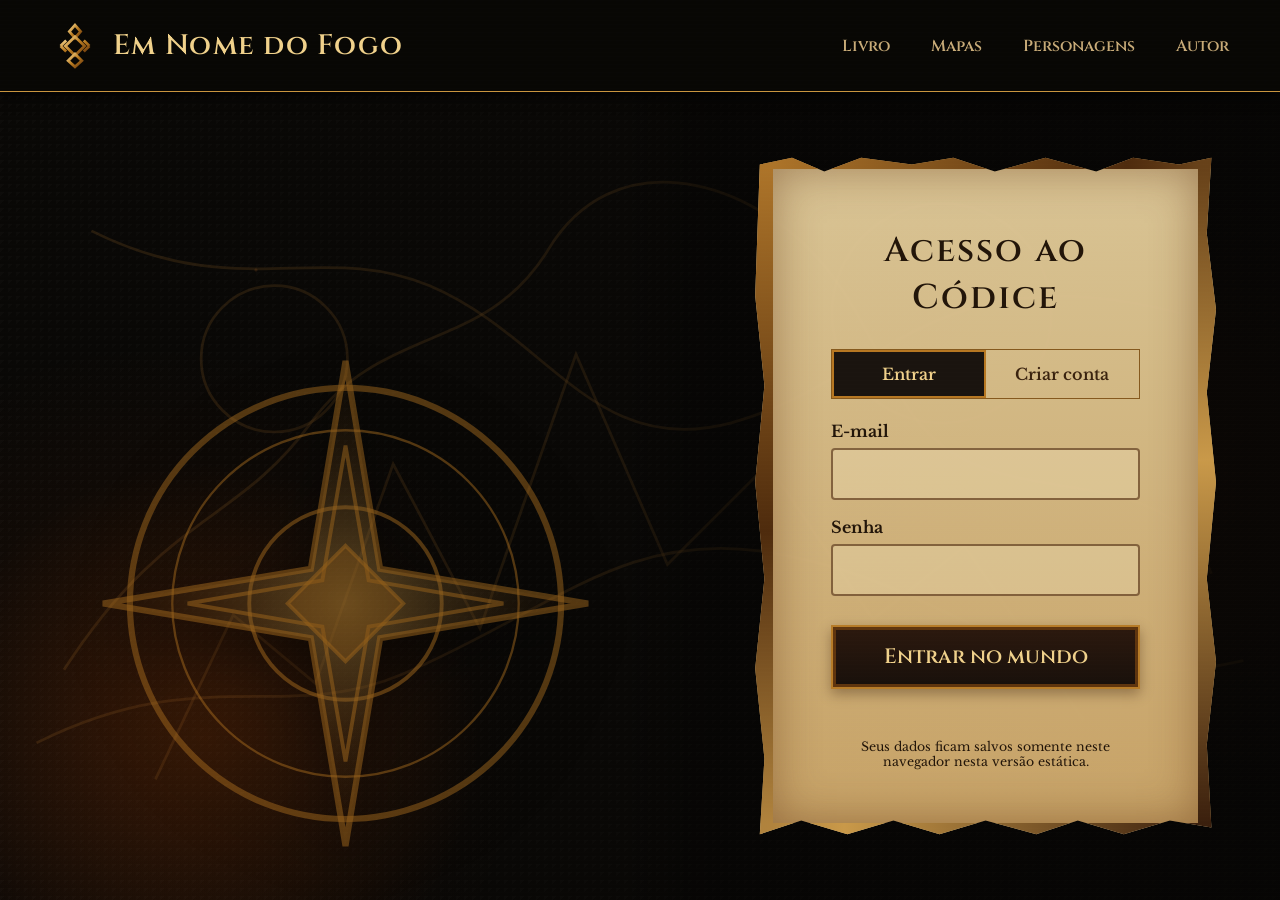
<file: frontend-v1/index.html>
<!doctype html><html lang="pt-BR"><head><meta charset="utf-8"><meta name="viewport" content="width=device-width,initial-scale=1"><meta name="theme-color" content="#0b0907"><title>Em Nome do Fogo</title><link rel="stylesheet" href="styles.css"></head><body><header class="site-header"><a class="brand" href="index.html"><img src="assets/logo.svg" alt="Símbolo de Em Nome do Fogo"><span>Em Nome do Fogo</span></a><button class="menu-btn" aria-label="Abrir menu">☰</button><nav class="nav"><a href="livro.html">Livro</a><a href="mapas.html">Mapas</a><a href="personagens.html">Personagens</a><a href="autor.html">Autor</a></nav></header><main class="hero"><div class="embers"></div><section class="hero-art" aria-label="Mapa e símbolo do livro"><img src="assets/compass.svg" alt="Rosa dos ventos ancestral"></section><section class="login-wrap"><div class="parchment"><h1>Acesso ao Códice</h1><div class="tabs"><button class="active" data-tab="loginPanel">Entrar</button><button data-tab="registerPanel">Criar conta</button></div><div id="loginPanel" class="auth-panel active"><form id="loginForm"><div class="field"><label for="loginEmail">E-mail</label><input id="loginEmail" name="email" type="email" required autocomplete="email"></div><div class="field"><label for="loginPass">Senha</label><input id="loginPass" name="password" type="password" required autocomplete="current-password"></div><button class="primary-btn">Entrar no mundo</button></form></div><div id="registerPanel" class="auth-panel"><form id="registerForm"><div class="field"><label for="regEmail">E-mail</label><input id="regEmail" name="email" type="email" required></div><div class="field"><label for="regPass">Senha</label><input id="regPass" name="password" type="password" required></div><button class="primary-btn">Criar acesso</button></form></div><div class="form-message"></div><p class="helper">Seus dados ficam salvos somente neste navegador nesta versão estática.</p></div></section></main><script src="script.js"></script></body></html>
</file>
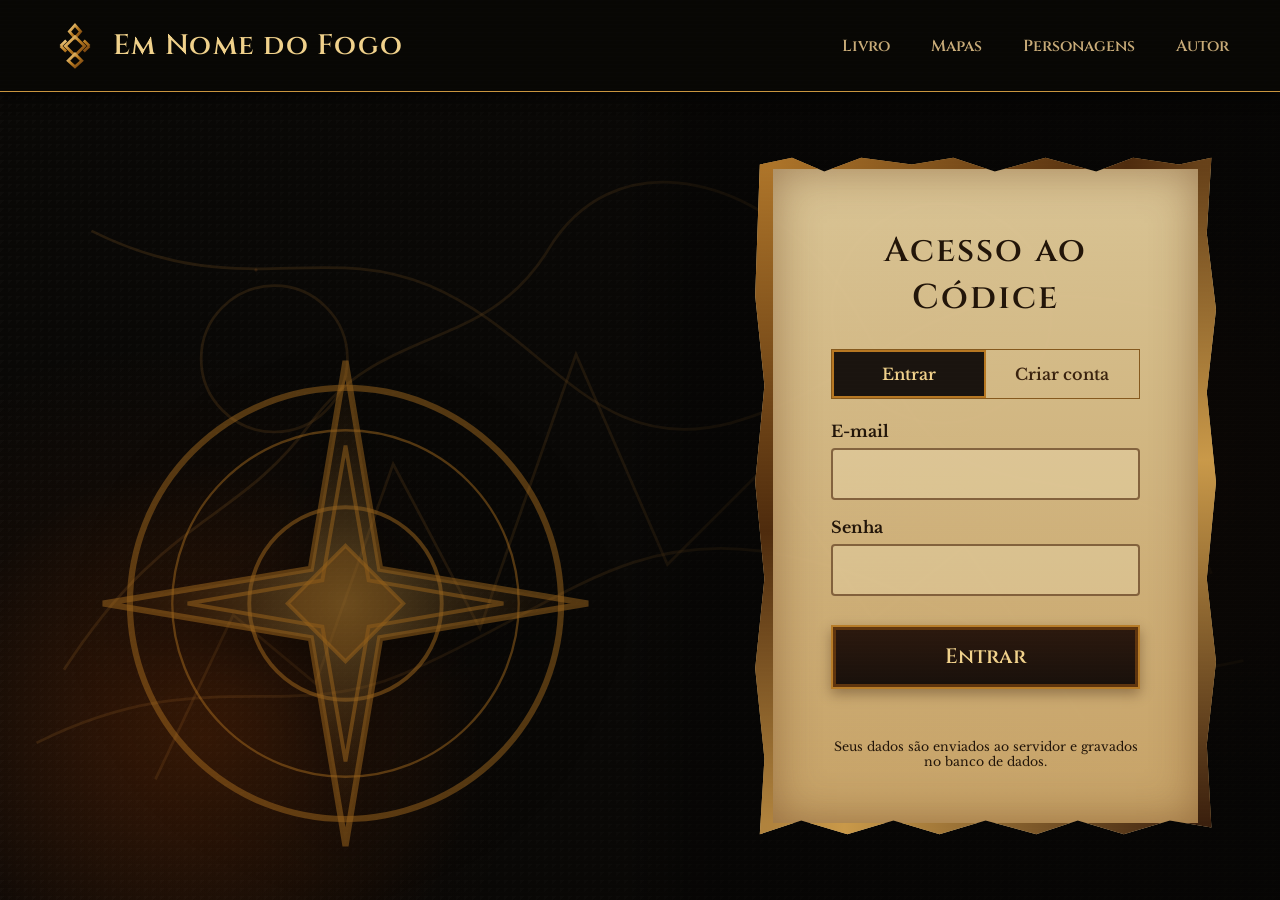
<file: frontend-v2/index.html>
<!doctype html><html lang="pt-BR"><head><meta charset="utf-8"><meta name="viewport" content="width=device-width,initial-scale=1"><meta name="theme-color" content="#0b0907"><title>Em Nome do Fogo</title><link rel="stylesheet" href="styles.css">
<!-- NOVO: config.js (endereço do backend) e auth.js (login/registro/proteção) -->
<script src="config.js"></script>
<script src="auth.js"></script>
</head>
<body>
    <header class="site-header"><a class="brand" href="index.html">
        <img src="assets/logo.svg" alt="Símbolo de Em Nome do Fogo">
        <span>Em Nome do Fogo</span>
    </a><button class="menu-btn" aria-label="Abrir menu">☰</button>
    <nav class="nav">
        <a href="livro.html">Livro</a>
        <a href="mapas.html">Mapas</a>
        <a href="personagens.html">Personagens</a>
        <a href="autor.html">Autor</a>
    </nav></header><main class="hero">
        <div class="embers"></div>
        <section class="hero-art" aria-label="Mapa e símbolo do livro">
            <img src="assets/compass.svg" alt="Rosa dos ventos ancestral">
        </section>
        <section class="login-wrap">
            <div class="parchment">
            <h1>Acesso ao Códice</h1>
            <div class="tabs">
                <button class="active" data-tab="loginPanel">Entrar</button>
                <button data-tab="registerPanel">Criar conta</button>
            </div>
            <div id="loginPanel" class="auth-panel active">
                <form id="loginForm">
                    <div class="field">
                    <label for="loginEmail">E-mail</label>
                    <input id="loginEmail" name="email" type="email" required autocomplete="email">
                </div>
                <div class="field">
                    <label for="loginPass">Senha</label>
                    <input id="loginPass" name="password" type="password" required autocomplete="current-password">
                </div>
                <button class="primary-btn">Entrar</button>
                </form>
            </div>
            <div id="registerPanel" class="auth-panel">
                <form id="registerForm">
                    <div class="field">
                        <label for="regEmail">E-mail</label>
                        <input id="regEmail" name="email" type="email" required></div>
                        <div class="field">
                            <label for="regPass">Senha</label>
                            <input id="regPass" name="password" type="password" required></div>
                            <button class="primary-btn">Criar acesso</button>
                </form>
            </div>
            <div class="form-message">

            </div>
            <p class="helper">Seus dados são enviados ao servidor e gravados no banco de dados.</p>
            </div>
    </section>
</main>
<script src="js/api.js"></script>
<script src="script.js"></script>
</body>
</html>
</file>
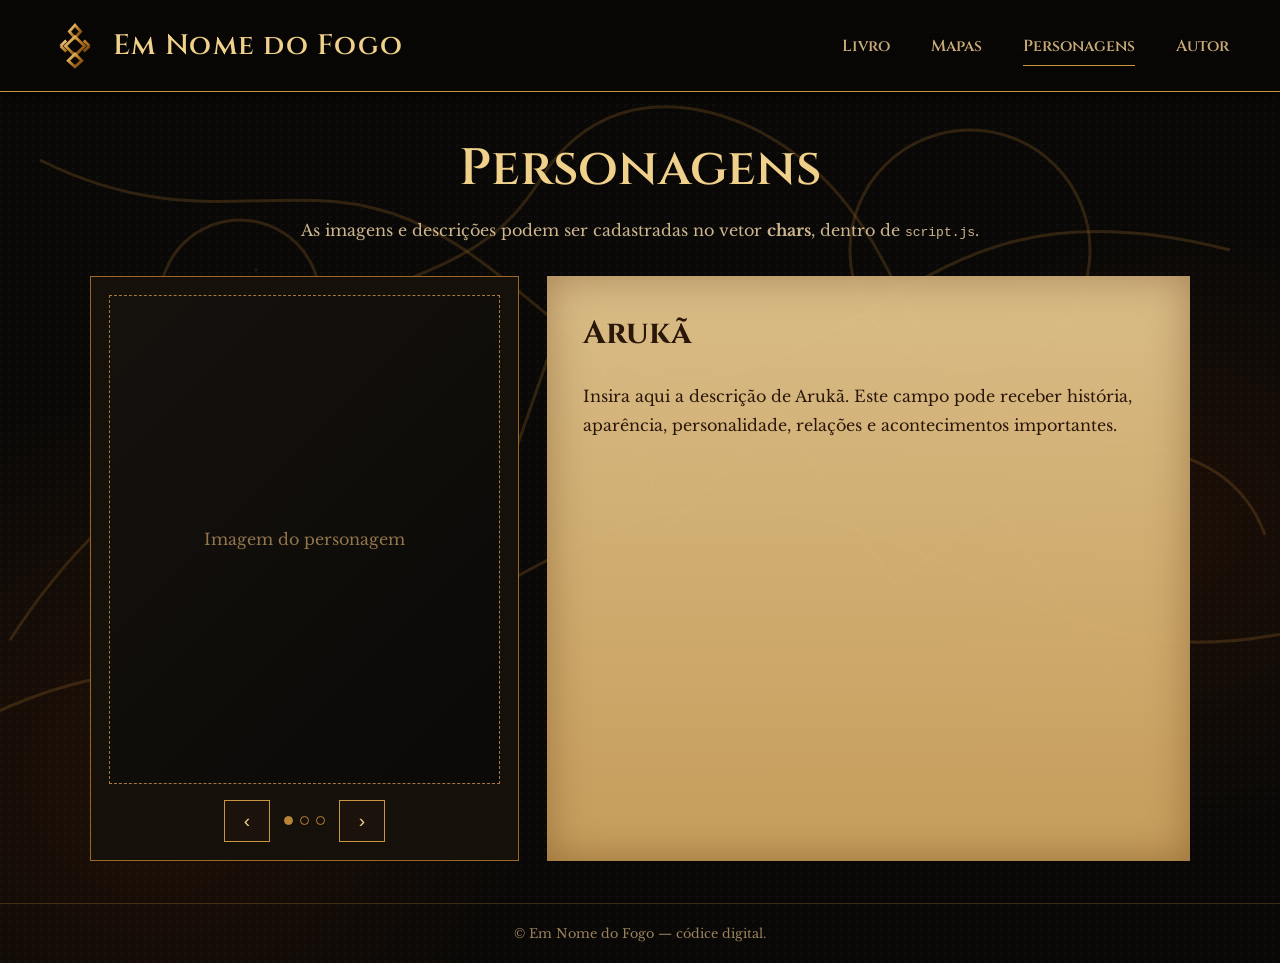
<file: personagens.html>
<!doctype html><html lang="pt-BR"><head><meta charset="utf-8"><meta name="viewport" content="width=device-width,initial-scale=1"><meta name="theme-color" content="#0b0907"><title>Personagens | Em Nome do Fogo</title><link rel="stylesheet" href="styles.css"></head><body><header class="site-header"><a class="brand" href="index.html"><img src="assets/logo.svg" alt="Símbolo de Em Nome do Fogo"><span>Em Nome do Fogo</span></a><button class="menu-btn" aria-label="Abrir menu">☰</button><nav class="nav"><a href="livro.html">Livro</a><a href="mapas.html">Mapas</a><a href="personagens.html" class="active">Personagens</a><a href="autor.html">Autor</a></nav></header><main class="page-shell"><h1 class="page-title">Personagens</h1><p class="page-subtitle">As imagens e descrições podem ser cadastradas no vetor <strong>chars</strong>, dentro de <code>script.js</code>.</p><section class="character-layout"><div class="character-view"><div class="image-slot"><img id="charImage" alt="Imagem do personagem" hidden><span id="charEmpty">Imagem do personagem</span></div><div class="carousel-controls"><button id="prevChar" aria-label="Personagem anterior">‹</button><div class="dots" id="charDots"></div><button id="nextChar" aria-label="Próximo personagem">›</button></div></div><article class="character-description"><h2 id="charName"></h2><p id="charText"></p></article></section></main><footer class="site-footer">© Em Nome do Fogo — códice digital.</footer><script src="script.js"></script></body></html>
</file>
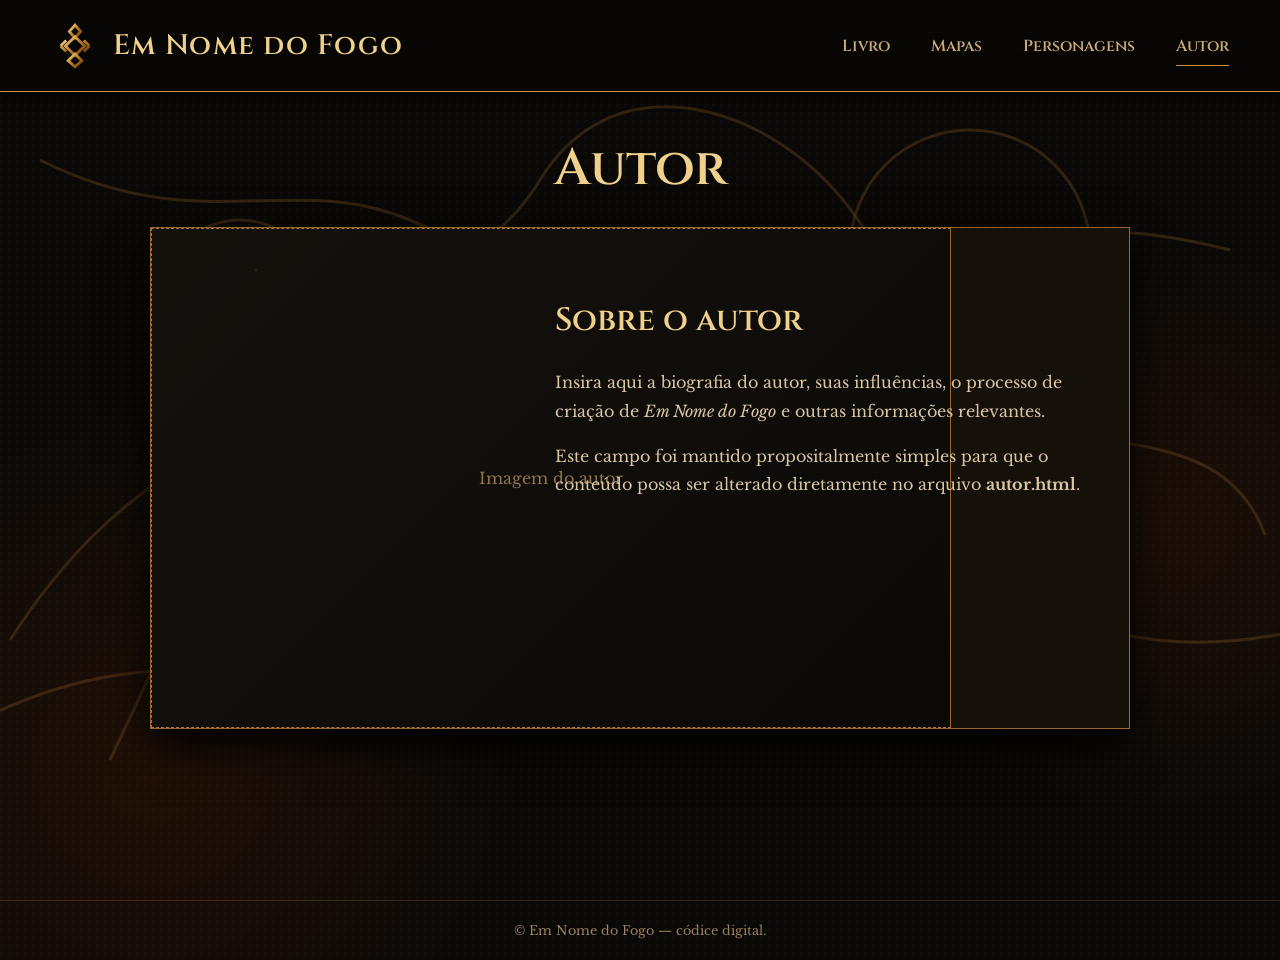
<file: frontend-v1/autor.html>
<!doctype html><html lang="pt-BR"><head><meta charset="utf-8"><meta name="viewport" content="width=device-width,initial-scale=1"><meta name="theme-color" content="#0b0907"><title>Autor | Em Nome do Fogo</title><link rel="stylesheet" href="styles.css"></head><body><header class="site-header"><a class="brand" href="index.html"><img src="assets/logo.svg" alt="Símbolo de Em Nome do Fogo"><span>Em Nome do Fogo</span></a><button class="menu-btn" aria-label="Abrir menu">☰</button><nav class="nav"><a href="livro.html">Livro</a><a href="mapas.html">Mapas</a><a href="personagens.html">Personagens</a><a href="autor.html" class="active">Autor</a></nav></header><main class="page-shell"><h1 class="page-title">Autor</h1><section class="author-card"><div class="author-photo image-slot"><span>Imagem do autor</span></div><article class="author-copy"><h2>Sobre o autor</h2><p>Insira aqui a biografia do autor, suas influências, o processo de criação de <em>Em Nome do Fogo</em> e outras informações relevantes.</p><p>Este campo foi mantido propositalmente simples para que o conteúdo possa ser alterado diretamente no arquivo <strong>autor.html</strong>.</p></article></section></main><footer class="site-footer">© Em Nome do Fogo — códice digital.</footer><script src="script.js"></script></body></html>
</file>
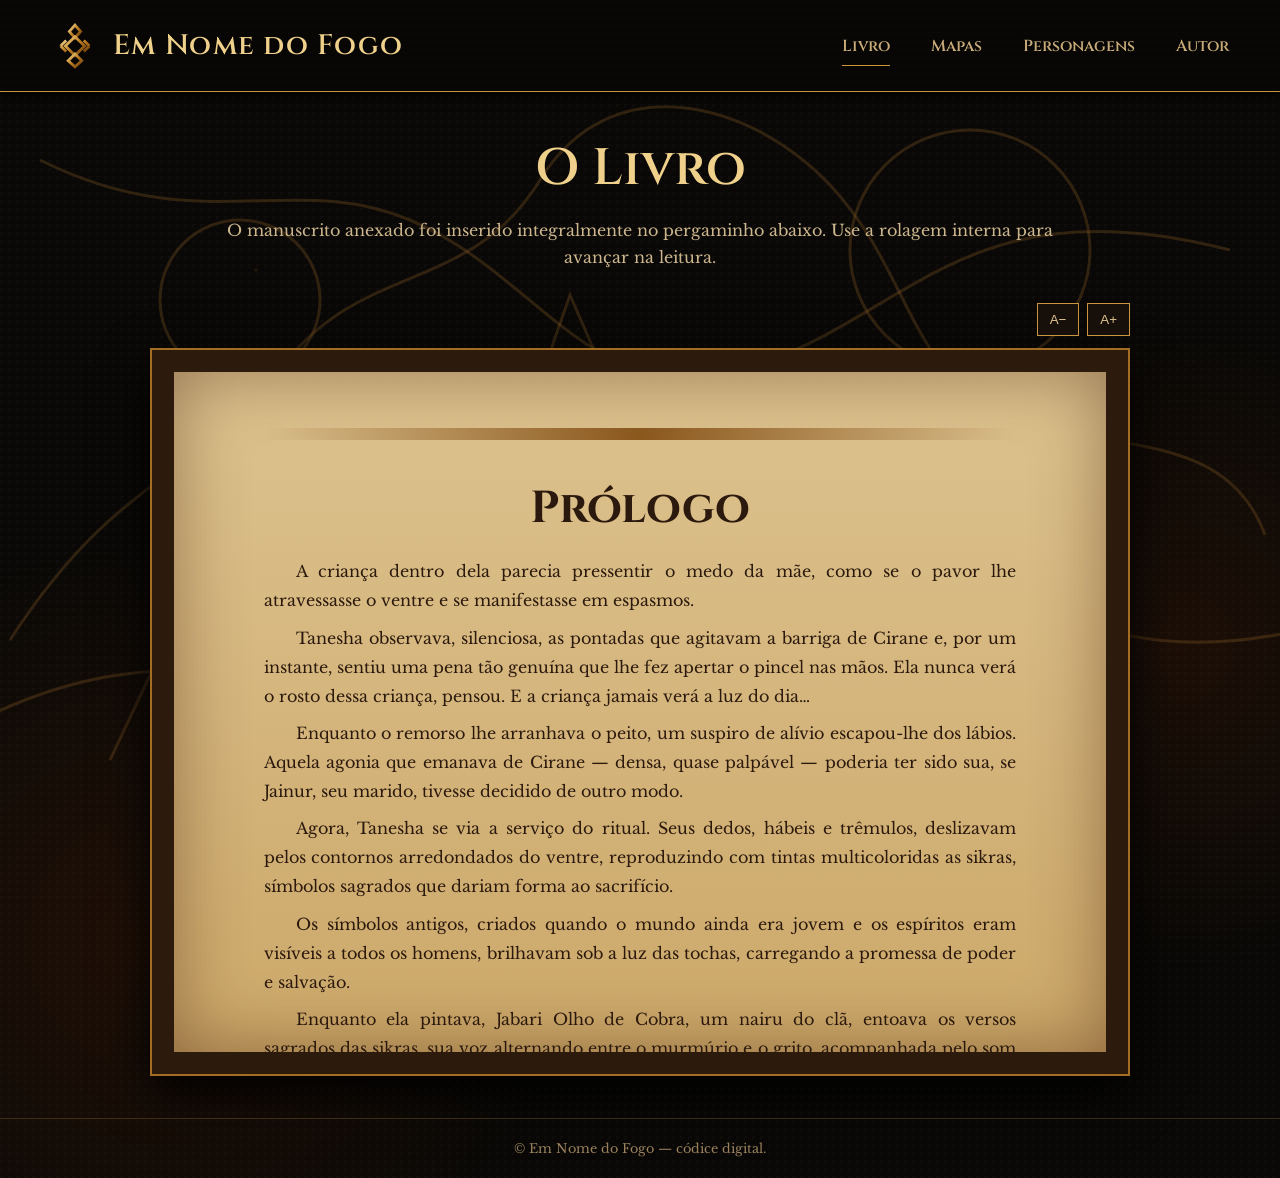
<file: frontend-v1/livro.html>
<!doctype html><html lang="pt-BR"><head><meta charset="utf-8"><meta name="viewport" content="width=device-width,initial-scale=1"><meta name="theme-color" content="#0b0907"><title>Livro | Em Nome do Fogo</title><link rel="stylesheet" href="styles.css"></head>
<body>
    <header class="site-header">
        <a class="brand" href="index.html">
            <img src="assets/logo.svg" alt="Símbolo de Em Nome do Fogo"><span>Em Nome do Fogo</span>
        </a>
        <button class="menu-btn" aria-label="Abrir menu">☰</button>
        <nav class="nav">
            <a href="livro.html" class="active">Livro</a>
            <a id="sub" href="mapas.html">Mapas</a>
            <a id="sub" href="personagens.html">Personagens</a>
            <a id="sub" href="autor.html">Autor</a>
        </nav>
    </header><main class="page-shell">
        <h1 class="page-title">O Livro</h1>
        <p class="page-subtitle">O manuscrito anexado foi inserido integralmente no pergaminho abaixo. Use a rolagem interna para avançar na leitura.</p><div class="reading-tools"><button class="tool-btn" data-font="-1">A−</button><button class="tool-btn" data-font="1">A+</button></div><article class="book-frame"><div class="book-scroll" id="bookScroll"><h2 class="chapter-title">Prólogo</h2>
<p class="book-paragraph">A criança dentro dela parecia pressentir o medo da mãe, como se o pavor lhe atravessasse o ventre e se manifestasse em espasmos.</p>
<p class="book-paragraph">Tanesha observava, silenciosa, as pontadas que agitavam a barriga de Cirane e, por um instante, sentiu uma pena tão genuína que lhe fez apertar o pincel nas mãos. Ela nunca verá o rosto dessa criança, pensou. E a criança jamais verá a luz do dia…</p>
<p class="book-paragraph">Enquanto o remorso lhe arranhava o peito, um suspiro de alívio escapou-lhe dos lábios. Aquela agonia que emanava de Cirane — densa, quase palpável — poderia ter sido sua, se Jainur, seu marido, tivesse decidido de outro modo.</p>
<p class="book-paragraph">Agora, Tanesha se via a serviço do ritual. Seus dedos, hábeis e trêmulos, deslizavam pelos contornos arredondados do ventre, reproduzindo com tintas multicoloridas as sikras, símbolos sagrados que dariam forma ao sacrifício.</p>
<p class="book-paragraph">Os símbolos antigos, criados quando o mundo ainda era jovem e os espíritos eram visíveis a todos os homens, brilhavam sob a luz das tochas, carregando a promessa de poder e salvação.</p>
<p class="book-paragraph">Enquanto ela pintava, Jabari Olho de Cobra, um nairu do clã, entoava os versos sagrados das sikras, sua voz alternando entre o murmúrio e o grito, acompanhada pelo som incessante do chocalho que balançava acima da cabeça. O velho dançava como um possesso, envolto por fumaça e sombra, e cada passo seu fazia a cabana estremecer. O ritual havia começado.</p>
<p class="book-paragraph">O povo do clã acreditava que o sacrifício traria o fim do nevoeiro — aquele véu maligno que envolvia a aldeia de Kandrak, afastando animais e devorando colheitas e pessoas. Cirane, a mulher grávida, era o centro daquele poder. Ela era a oferenda escolhida e sem o seu sangue, nenhum símbolo, canto ou dança teria significado.</p>
<p class="book-paragraph">Sangue é poder, Tanesha sabia. É o elo que une a carne ao espírito.</p>
<p class="book-paragraph">Durante dias, ela temera ser a escolhida. Sempre acreditara que Cirane fosse mais valiosa aos olhos do marido: mais jovem, mais bela, mais selvagem.</p>
<p class="book-paragraph">Jainur possuía duas esposas, mas seu coração — se é que o tinha — pendia claramente para Cirane. Tanesha lhe dera dois filhos, e ainda assim ele parecia ignorar a dádiva. Quantas noites ele passara no leito da outra, deixando-a sozinha sob o frio das peles?</p>
<p class="book-paragraph">E agora, quando finalmente Cirane carregava o filho que ele tanto desejava, por que escolher justamente ela para morrer?</p>
<p class="book-paragraph">Não havia resposta. Talvez a deusa-mãe tivesse sussurrado algo a Jainur em sonho, mudando-lhe o julgamento.</p>
<p class="book-paragraph">Tanesha, em silêncio, agradeceu à deusa por tê-la poupado. E prometeu, ao traçar o último símbolo sobre o ventre de Cirane, que lhe faria uma oferenda quando tudo aquilo terminasse.</p>
<p class="book-paragraph">O corpo de Cirane tremia. O ventre, estufado, denunciava que o parto estava próximo — talvez a qualquer momento as águas escorressem por suas pernas. O olhar da mulher, porém, era vazio, distante, como se o terror a tivesse arrancado do próprio corpo.</p>
<p class="book-paragraph">Nem percebeu quando o último traço foi pintado sobre sua pele.</p>
<p class="book-paragraph">Jabari parou de dançar. O som do chocalho cessou, e um silêncio pesado tomou a cabana.</p>
<p class="book-paragraph">O velho se aproximou da mulher grávida, o cocar azul pendendo sobre a testa suada, e a fitou longamente antes de pronunciar, em voz rouca:</p>
<p class="book-paragraph dialogue">— Ela está pronta. Os Ocultos a aguardam. Amarrem-lhe a boca.</p>
<p class="book-paragraph">Dois homens mascarados obedeceram de imediato. Envolveram a boca de Cirane com um tecido escuro, abafando qualquer súplica.</p>
<p class="book-paragraph">Ela não resistiu, mas uma lágrima deslizou-lhe o rosto, como a última centelha de esperança antes do sacrifício.</p>
<p class="book-paragraph">Levaram-na até a saída, onde aguardavam as ordens do nairu. Foi então que Jabari se voltou para Tanesha, inclinando-se junto ao seu ouvido.</p>
<p class="book-paragraph dialogue">— Quero que você vá também — sussurrou.</p>
<p class="book-paragraph">O sangue de Tanesha gelou. Por um instante, acreditou que seria oferecida junto de Cirane. Abriu a boca para protestar — Jainur não permitirá — mas o velho continuou, sem lhe dar tempo de reagir:</p>
<p class="book-paragraph dialogue">— Vista uma das máscaras de madeira. Ajudará a amarrar Cirane nos pilares no topo do templo. Quanto mais mãos, melhor. E seja rápida. A névoa não perdoa quem demora lá fora.</p>
<p class="book-paragraph">Ela apenas assentiu, sem voz. Não daria sua vida em sacrifício igual a Cirane, porém foram raras as vezes que saíra sob o nevoeiro, e agora teria de se arriscar novamente. Sabia-se que ali, entre as brumas, caminhavam os Ocultos, seres misteriosos que se alimentavam do medo e da carne. Mas naquele momento, Tanesha sabia que não tinha escolha. Eles chegaram naquela cabana com um propósito e teriam de concluir a tarefa.</p>
<p class="book-paragraph">Escolheu uma máscara feita da madeira da tárvolen — uma árvore sagrada da floresta — e notou as sikras de proteção gravadas nela. Colocou-a sobre o rosto e aguardou o comando.</p>
<p class="book-paragraph">Quando Jabari deu o sinal, todos deixaram a cabana apressados.</p>
<p class="book-paragraph">A névoa os envolveu como um lençol vivo. Tanesha mal via os próprios pés. O frio penetrou-lhe os ossos, e cada passo parecia um desafio contra algo invisível. Seu instinto lhe dizia para voltar, mas à frente o nairu liderava o grupo, balançando o chocalho, enquanto os homens arrastavam Cirane pelos braços.</p>
<p class="book-paragraph">Não olhe para trás, repetia para si mesma. Os que avistam os Ocultos enlouquecem e nunca mais são vistos.</p>
<p class="book-paragraph dialogue">— Mais rápido — cochichou Jabari. — Já consigo ver o templo.</p>
<p class="book-paragraph">O Templo do Sacrifício ergueu-se diante deles, emergindo das brumas como o dorso de uma fera adormecida.</p>
<p class="book-paragraph">Ninguém no clã sabia ao certo quem a havia construído. Contava-se que, quando a pirâmide foi erguida, a Mãe Verde  ainda vagava pelo mundo, e seu hálito moldava as montanhas.</p>
<p class="book-paragraph">Cirane resistia, mas sem força. O feitiço do nairu a subjugara. Tanesha percebeu a ausência de fúria nos olhos da mulher — aquela chama selvagem que antes encantava Jainur havia se apagado.</p>
<p class="book-paragraph">Ao se aproximarem da pirâmide colossal, passaram a subir os degraus cobertos de limo e raízes. O vento assobiava entre as fendas, e Tanesha jurou ouvir sussurros dentro da névoa, como vozes que a chamavam pelo nome.</p>
<p class="book-paragraph">Ela escorregou uma vez conforme subia os degraus, mas não caiu. Cair daquela altura seria fatal e rolar escada abaixo seria um fim indigno demais.</p>
<p class="book-paragraph">Apressados, eles alcançaram o topo. Lá em cima, o ritual seguiu em silêncio. Cirane foi amarrada em pilares de madeira. Braços e pernas presos com cordas úmidas e rústicas trazidas pelos homens que ajudavam o nairu.</p>
<p class="book-paragraph">Jabari e os homens fizeram o que tinham de fazer, prenderam Cirane nos pilares cravados no topo do Templo do Sacrifício e não olharam para trás quando terminaram o serviço. Simplesmente partiram apressados e receosos.</p>
<p class="book-paragraph">Tanesha, porém, olhou para trás. Ao cruzar o olhar de Cirane, sentiu o coração se partir. Em meio a névoa, a mulher havia sido deixada. Estava indefesa, grávida e com medo.</p>
<p class="book-paragraph">Durante anos invejara aquela mulher. Rezara, em noites silenciosas, para que a deusa-mãe a levasse. E agora, ao ver sua prece atendida, compreendeu que nunca desejara isso de verdade.</p>
<p class="book-paragraph">As lágrimas de Cirane caíam, silenciosas, e mesmo com a boca amordaçada, Tanesha entendeu o que ela suplicava: não por sua vida, mas pela vida da criança dentro dela.</p>
<p class="book-paragraph">Tanesha desceu a pirâmide em passos apressados, o peito em frangalhos. Voltou para a cabana rapidamente, correndo após descer toda escadaria. No interior da cabana Jabari e os homens que o ajudavam já se encontravam. Jabari selou a entrada da cabana com os símbolos sagrados e removeu a máscara. Crente de que agora estavam seguros em relação aos Ocultos.</p>
<p class="book-paragraph dialogue">— Agora, aguardemos — murmurou, enxugando o suor do rosto. — Se os Ocultos aceitarem a oferenda, a névoa cessará.</p>
<p class="book-paragraph">Tanesha nada respondeu. Apenas pensou: Agora sou a única esposa de Jainur. Mas a vitória tinha gosto de cinzas.</p>
<p class="book-paragraph">Quando a névoa começou a se dissipar, quase como um milagre acontecendo repentinamente, Jabari ergueu o chocalho e sorriu como uma criança.</p>
<p class="book-paragraph dialogue">— Pela Deusa! — exclamou. — Estamos salvos!</p>
<p class="book-paragraph">Os homens riram, exultantes.</p>
<p class="book-paragraph">Tanesha, porém, manteve-se imóvel, rezando em silêncio:</p>
<p class="book-paragraph">Proteja Cirane. Proteja a mulher e o filho dela. Que a Deusa a guie entre os mortos.</p>
<p class="book-paragraph">Quando o último véu da névoa se dissipou, Jabari saiu da cabana se espreguiçando. Os raios do sol poente iluminando seu rosto. Anunciou:</p>
<p class="book-paragraph dialogue">— Voltarei ao clã. — E partiu satisfeito, sem olhar para trás.</p>
<p class="book-paragraph dialogue">— Não vai ver o que houve com Cirane? — perguntou Tanesha, erguendo o tom.</p>
<p class="book-paragraph dialogue">— Os Ocultos a levaram. Eles não deixam rastros. — respondeu, afastando-se de Tanesha — Seria perda de tempo subir toda aquela escadaria de novo. — Ele não parou seu caminhar até desaparecer entre as árvores. Foi seguido pelos homens que o ajudaram.</p>
<p class="book-paragraph">Não demorou para Tanesha ficar sozinha naquele lugar. Por ali havia a cabana, a floresta e a pirâmide não tão distante na direção sul. Solitária, Tanesha encarou, agora sem o véu de brumas, a pirâmide milenar. O medo ainda a cercava mesmo com o nevoeiro tendo se dissipado, porém algo em sua mente a impelia para seguir rumo ao templo. Culpa, talvez, ou remorso.</p>
<p class="book-paragraph">Se viu caminhando rumo à grande escadaria novamente. Subiu novamente os degraus, e quanto mais alto chegava, mais o mundo se abria diante de si. O horizonte estava tingido de ouro e sangue, agora sem a barreira de névoa. Era um entardecer lindo, afinal, e poderia encontrar paz ali não fosse pelos acontecimentos daquele dia terrível.</p>
<p class="book-paragraph">As duas luas, Ilawa e Ulnara, dividiam o céu. Uma pálida e a outra azulada, em fase minguante. Ilawa dominaria o céu noturno assim que a noite viesse por completo, enquanto Ulnara estava prestes a completar o seu ciclo e só voltaria a aparecer no fim das quatro estações.</p>
<p class="book-paragraph">Até aquele momento, contudo, era o entardecer alaranjado que prevalecia, deixando a visão acima das copas das árvores espetacular. A luz do sol tocava a grande escadaria, iluminando o caminho até muito acima da floresta. Pássaros haviam saído de seus ninhos e passaram a cantar. A floresta ao redor da pirâmide parecia voltar ao normal agora que o nevoeiro havia sumido. Grandes montes eram vistos no horizonte selvagem. Ela contemplava aquele cenário buscando alguma paz, mas a paz não tocava seu coração.</p>
<p class="book-paragraph">Foi então que ela ouviu…</p>
<p class="book-paragraph">Um choro.</p>
<p class="book-paragraph">Parou. O som era agudo, frágil, mas real.</p>
<p class="book-paragraph">Impossível, pensou, e passou a correr quando se encontrava na metade da grande subida pela pirâmide.</p>
<p class="book-paragraph">Ao chegar no topo levou as mãos à boca.</p>
<p class="book-paragraph">Ali, sobre o chão manchado de sangue, uma criança chorava — nua, pequena, viva.</p>
<p class="book-paragraph">O sangue ao redor ainda era fresco. Um rastro vermelho descia pelo outro lado da pirâmide, levando ao oeste, em direção à floresta profunda onde o povo de seu clã receava em ir. Cirane fora levada para lá, mas o bebê havia sido deixado.</p>
<p class="book-paragraph">Tanesha ajoelhou-se. Tomou-o nos braços, sentindo o corpo minúsculo estremecer contra o seu peito.</p>
<p class="book-paragraph">Era uma vida tão frágil e pura que, por um instante, todas as culpas e medos se dissolveram. Ela o olhou e soube, sem dúvida alguma, que jamais o abandonaria.</p>
<p class="book-paragraph">Na testa da criança havia um símbolo de redemoinho — uma marca em carne viva, reluzindo à luz do entardecer.</p>
<p class="book-paragraph">O menino chorava, pois não estava acostumado com o mundo, e o som ecoava acima das copas das árvores misturando-se ao vento. O menino parecia avisar para toda floresta abaixo sobre o seu nascimento.</p>
<p class="book-paragraph">Tanesha compreendeu então que algo inédito havia acontecido. Alguém havia sido deixado pelos Ocultos.</p>
<h3 class="chapter-title">Filhos de Kandrak</h3>
<div class="ornament">◆</div>
<p class="book-paragraph">Um nome não é apenas um som que o vento carrega; é a âncora que prende o espírito à terra, moldada pelo sangue da primeira conquista.</p>
<h2 class="chapter-title">I</h2>
<p class="book-paragraph">Os dias vermelhos haviam passado, e chegara o momento de ela crescer de fato. A menina temia crescer, pois temia as incumbências que o crescimento exigia. Tinha amigos que já haviam cruzado aquele limiar, é claro. Os homens cresciam desafiando a natureza com suas lanças e sua coragem; as mulheres, porém, cresciam abraçando a natureza, a história e o compromisso de servir.</p>
<p class="book-paragraph">Servir…</p>
<p class="book-paragraph">Ela via a mãe servir. Via também as amigas da mãe servindo. Todas aceitavam aquela condição, pois, em Kandrak, era sabido que às mulheres cabia servir.</p>
<p class="book-paragraph">Exceto às nairas. Elas serviam somente aos espíritos e à Mãe Verde.</p>
<p class="book-paragraph">A vontade de se tornar uma naira a acometia com frequência, em grande parte porque não desejava para si o destino da maioria das mulheres de Kandrak, embora jamais falasse abertamente sobre isso.</p>
<p class="book-paragraph">Seu último dia de sangue ocorrera quando Ilawa, a lua habitual das noites, surgira minguante no céu. Na aurora que antecedia a chegada de Tainú, foi despertada pela mãe. Tanesha já estava bem desperta e conservava no rosto o semblante amistoso de sempre.</p>
<p class="book-paragraph">As rugas se aprofundavam no rosto da mãe a cada novo verão, a menina sem nome havia notado. Os cabelos, antes negros, começavam a adquirir tons grisalhos, formando mechas prateadas que se destacavam entre os fios escuros. Os sinais da idade conferiam-lhe um ar sábio e sereno. Assim que a viu abrir os olhos, Tanesha avisou que as nairas de Kandrak já a esperavam.</p>
<p class="book-paragraph">A menina deixou a rede em que dormia e se espreguiçou devagar, sentindo o corpo despertar por inteiro. A claridade tênue da aurora penetrava pelas frestas da cabana e revelava, pouco a pouco, as peles estendidas no chão, os cestos de fibras trançadas e os utensílios de barro usados pela família.</p>
<p class="book-paragraph">Seria um dia e tanto.</p>
<p class="book-paragraph">Finalmente receberei um nome e um nahual, pensou, tomada por uma ansiedade difícil de conter.</p>
<p class="book-paragraph">Nos dias anteriores, quando sua flor enfim desabrochara, ficara sob os cuidados das nairas, isolada do restante da aldeia. Com elas aprendera sobre as obrigações de uma mulher para com Kandrak, embora Tanesha já lhe tivesse transmitido grande parte daqueles ensinamentos.</p>
<p class="book-paragraph">As palavras da naira Ineida, também conhecida como Velha Espinhosa, ainda ecoavam em sua mente juvenil: “Assim como o homem deve sair para caçar e enfrentar os perigos da mata, é dever da mulher permanecer na aldeia, guardando o fogo que aquece, preparando o alimento que sustenta, cuidando das crianças que herdarão a terra e zelando pela harmonia do lar. Sem sua dedicação silenciosa e constante, a força do guerreiro se perderia, e a aldeia não teria raízes firmes para florescer.”</p>
<p class="book-paragraph">A naira que lhe dissera aquilo não admitia questionamentos. Eram ensinamentos transmitidos de mulher para mulher desde tempos imemoriais. Incerta sobre tudo o que ouvira, a menina aprendera com elas a respeito de casamentos, filhos, costumes antigos e, sobretudo, da Mãe Verde e de seus espíritos.</p>
<p class="book-paragraph">Naidi, a naira conhecida como Nuvem Mansa, devido à calma de sua voz e à paciência com que escutava, dissera-lhe que a Mãe Verde zelava mais pelas mulheres do que pelos homens.</p>
<p class="book-paragraph dialogue">— A deusa permitiu que vivêssemos juntos, homens e mulheres, para dar continuidade ao mundo mundano. No entanto, exige que os homens se sacrifiquem em busca da carne, enquanto fez a mulher para prevalecer e cuidar, pois dentro dela arde o fogo necessário para preservação de todo o mundo.</p>
<p class="book-paragraph dialogue">— A essência dos homens é feita de guerra, caça e morte, pois o homem é e sempre será mau — completara Orete Língua Solta, interrompendo os ensinamentos de Naidi com os próprios, como adorava fazer. — Nas mulheres, porém, existem os dons da vida, da preservação e do conhecimento. Elas devem ser a sabedoria diante da raiva, a luz diante da escuridão e a paz levada aos corações em guerra.</p>
<p class="book-paragraph">Durante sete dias, a menina ouvira e aprendera os ensinamentos antigos das nairas, mas também participara de rituais de iniciação. Eram cerimônias destinadas a demonstrar que agora ela era uma mulher. Sua flor havia desabrochado, e, segundo os costumes, estava pronta para servir à aldeia.</p>
<p class="book-paragraph">Ela não sabia ao certo se era aquilo que desejava. Embora o corpo parecesse ter ingressado em uma nova fase, não sentia que sua mente houvesse mudado. Ainda queria brincar com o meio-irmão Cicatriz, com a Menina Caçadora, com Dentuço, Peludo, Perna de Bambu ou até mesmo com Braço-Forte.</p>
<p class="book-paragraph">Não quero me casar, concluiu.</p>
<p class="book-paragraph">O pensamento a levou ao relacionamento dos pais. Jainur e Tanesha eram distantes um do outro. Ele parecia quase sempre zangado com a esposa, enquanto ela permanecia obediente, embora não demonstrasse felicidade alguma por estar ao lado do marido.</p>
<p class="book-paragraph">A menina afastou aquelas preocupações quando Tanesha lhe disse que a acompanharia até a Maloca das Nairas, onde ela passara os sete dias de sua iniciação como mulher da aldeia.</p>
<p class="book-paragraph dialogue">— Espero que esteja pronta, querida. Hoje é o dia em que todos passarão a chamá-la pelo nome.</p>
<p class="book-paragraph">A menina queria aquilo. Um nome.</p>
<p class="book-paragraph">Havia completado o décimo segundo verão sendo chamada de “Pequena” pelos adultos e de “Cara de Esquilo” pelos mais jovens. Acreditava que um nome finalmente a destacaria entre os demais, embora ainda não desejasse muitas das obrigações reservadas às mulheres adultas.</p>
<p class="book-paragraph dialogue">— Vou tomar saruama hoje, mãe?</p>
<p class="book-paragraph dialogue">— Sim. Como todas as mulheres que cresceram, Pequena.</p>
<p class="book-paragraph dialogue">— É verdade que Eruvar a usa para invocar o sinâe?</p>
<p class="book-paragraph dialogue">— É o que dizem, filha. Todos os nairus, assim como as nairas, usam saruama em seus rituais.</p>
<p class="book-paragraph">A menina refletiu por um instante.</p>
<p class="book-paragraph dialogue">— Quero saber como é.</p>
<p class="book-paragraph dialogue">— E saberá — prometeu Tanesha. — Embora talvez se decepcione um pouco com o gosto.</p>
<p class="book-paragraph">Elas deixaram a cabana de Tanesha e passaram a caminhar lado a lado. A menina observava tudo ao redor como se contemplasse aqueles lugares pela última vez.</p>
<p class="book-paragraph">Talvez seja mesmo a última vez. Afinal, emergirei como mulher, e a criança dentro de mim morrerá hoje…</p>
<p class="book-paragraph">Era o que as nairas lhe haviam dito.</p>
<p class="book-paragraph">Kandrak despertava tranquila, com pessoas indo e vindo, ocupadas com os afazeres necessários à sobrevivência da aldeia. De algumas cabanas subiam fios finos de fumaça, carregando o cheiro da lenha úmida e dos primeiros alimentos preparados sobre o fogo. Mulheres transportavam potes de barro e cestos de palha; crianças corriam entre as construções, enquanto homens verificavam lanças, arcos e redes de caça antes de seguirem para a floresta.</p>
<p class="book-paragraph">Para todos ali, aquele parecia apenas mais um dia. Poucos perdiam tempo olhando para a menina, embora, para ela, aquela manhã fosse diferente de todas as outras. Sabia que, assim que recebesse um nome, passaria a ter outro valor aos olhos dos homens, que poderiam enxergá-la como uma futura esposa. Afinal, era filha do próprio Kacik de Kandrak.</p>
<p class="book-paragraph">Naquele momento, tentou não pensar no que o futuro lhe reservava, pois tais pensamentos apenas aumentavam sua inquietação. Preferiu concentrar-se na aldeia, em suas inúmeras cabanas e malocas espalhadas pela Colina do Vento. A brisa constante fazia jus ao nome do lugar. Ela descia pelas encostas, atravessava as paliçadas e corria entre as construções, agitando as coberturas de palha e arrepiando a pele da menina sempre que tocava seu corpo.</p>
<p class="book-paragraph">Kandrak fora erguida sobre a elevação porque dali se tinha uma visão privilegiada da Floresta Parda, que cercava a Colina do Vento e se estendia em todas as direções. Ao redor da aldeia, pequenos muros feitos de troncos de árvores mortas se alternavam com muretas irregulares de terra compactada. Estacas de alturas desiguais, algumas escurecidas pela chuva e pelo tempo, reforçavam as passagens mais vulneráveis.</p>
<p class="book-paragraph">Os vigias, contudo, eram a verdadeira proteção de Kandrak. A mando do kacik, permaneciam sempre a postos junto às entradas, atentos aos perigos que poderiam emergir da floresta. Rakaro, o irmão mais velho da menina, gostava de assumir aquela função quando não estava caçando. Muitos confiavam nele como um dos grandes protetores da aldeia. O rapaz havia completado apenas dezesseis verões e, ainda assim, já era estimado pelo povo.</p>
<p class="book-paragraph">As malocas se distinguiam das cabanas por serem construções maiores, erguidas com madeira, palha, pedra e argila. Em seu interior, as pessoas se reuniam para discutir assuntos coletivos, transmitir ensinamentos ou realizar cerimônias, sobretudo nas malocas destinadas às nairas e aos nairus.</p>
<p class="book-paragraph">A morada do kacik era a maior construção de Kandrak. Feita de pedra e considerada tão antiga quanto a própria floresta, a pirâmide erguia-se acima de todas as outras edificações. Somada à altura da colina, sua imponência permitia que fosse avistada mesmo a grande distância. Pedras manchadas pelo tempo compunham seus largos degraus, e plantas rasteiras cresciam nas frestas, como se a floresta tentasse lentamente reclamá-la para si.</p>
<p class="book-paragraph">As cabanas, por sua vez, eram menores, mas muitas possuíam cavidades abertas no solo arenoso, ampliando o espaço disponível para seus habitantes. Algumas dessas escavações serviam para armazenar alimentos e objetos; outras formavam compartimentos inteiros sob a terra. A menina sabia ainda que certas cabanas escondiam túneis subterrâneos capazes de levar a outros pontos — talvez até mesmo para fora da aldeia.</p>
<p class="book-paragraph">Em Kandrak, as coisas pareciam permanecer sempre iguais. Os homens proviam, e as mulheres mantinham. Os homens partiam para caçar, e as mulheres ficavam para zelar.</p>
<p class="book-paragraph">Pensando nisso, a menina lançou o olhar para além das muretas. A oeste, acima das copas das árvores, montanhas muito distantes desenhavam contornos azulados contra o céu. Ao norte, o Rio Unuru seguia largo e imponente ao pé da colina, sua superfície refletindo a claridade da manhã. Para além dele, podia distinguir vagamente as terras onde se encontrava a lendária Selva Tremente, embora, daquela distância, não passassem de uma faixa escura e quase imperceptível no horizonte.</p>
<p class="book-paragraph">Contemplar aquelas paisagens fazia com que sentisse inveja dos homens.</p>
<p class="book-paragraph">Quero desbravar. Quero explorar o que existe além dos horizontes. Quero o conhecimento…</p>
<p class="book-paragraph">À sua frente, contudo, encontrava-se o destino que outros haviam traçado para ela.</p>
<p class="book-paragraph">A Maloca das Nairas surgiu diante das duas. Era uma construção ampla, de paredes cobertas por argila avermelhada e teto espesso de folhas e palha, do qual pendiam pequenos adornos de ossos, sementes e penas. O vento fazia esses objetos se chocarem uns contra os outros, produzindo um tilintar seco e delicado. Tanesha parou diante da entrada coberta por uma esteira trançada e chamou pelas mulheres que viviam ali. A filha permaneceu em silêncio, observando.</p>
<p class="book-paragraph">Não houve resposta imediata, e a menina chegou a pensar que a maloca estivesse vazia. Ela e todos em Kandrak sabiam que ninguém devia entrar na morada de uma naira ou de um nairu sem permissão. Àquelas pessoas era devido o mais profundo respeito. Eram os intermediários entre espíritos e mortais, e qualquer lugar onde se estabelecessem tornava-se sagrado.</p>
<p class="book-paragraph">O silêncio persistiu por longos instantes. A menina encarou a mãe, com a incerteza evidente nos olhos. No momento seguinte, porém, uma mulher rechonchuda afastou a esteira da entrada e saiu da maloca.</p>
<p class="book-paragraph">Era uma mulher de muitos verões, dona de olhos castanhos e frios. Tinha o semblante severo e o rosto coberto por tantas rugas que nem mesmo as tintas extraídas das árvores conseguiam disfarçá-las.</p>
<p class="book-paragraph">Ineida trazia quatro colares ao redor do pescoço. Um era feito de conchas recolhidas em rios e mares; outro, de pedras brilhantes e irregulares; o terceiro, de flores secas cuidadosamente entrelaçadas; e o último, de pequenos ossos polidos pelo uso. Um dos seios caídos permanecia descoberto, mas estava pintado de vermelho e preto. Inúmeras sikras cobriam a pele flácida de seus braços e de suas pernas, traçadas em linhas curvas e formas que pareciam se enroscar umas nas outras. Braceletes de madeira circundavam-lhe os pulsos. As poucas peles que lhe cobriam o corpo ainda conservavam diferenças de cor e textura, revelando que haviam sido retiradas de animais distintos.</p>
<p class="book-paragraph">Assim como o kacik, Ineida usava um cocar. Penas amarelas estavam agrupadas sobre uma faixa vermelha que lhe cobria a testa. Seus cabelos eram inteiramente brancos e, à primeira vista, poderiam fazê-la parecer uma anciã frágil. Quem a conhecia, contudo, sabia que a Velha Espinhosa estava muito distante da fragilidade.</p>
<p class="book-paragraph">Ela não disse nada ao deixar a maloca. Apenas fitou Tanesha e a filha com seriedade.</p>
<p class="book-paragraph">Embora tivesse passado sete dias na presença daquela mulher, a menina ainda se sentia intimidada ao vê-la. Incapaz de reagir, permaneceu quieta sob o olhar da Velha Espinhosa, sentindo-se pequena e indefesa.</p>
<p class="book-paragraph dialogue">— Chegou o dia de sua cria crescer, Tanesha — disse Ineida, enfim rompendo o silêncio. — Despeça-se dela. Não tornará a vê-la como criança.</p>
<p class="book-paragraph">O tom ríspido era tão característico da naira quanto o nome pelo qual era conhecida.</p>
<p class="book-paragraph">Tanesha nada respondeu. Ajoelhou-se diante da filha e a abraçou. A menina retribuiu, apertando os braços em torno da mãe, e sentiu o cheiro familiar de sua pele e das ervas que ela usava nos cabelos. Tanesha então lhe cochichou ao ouvido:</p>
<p class="book-paragraph dialogue">— Não se esqueça, querida. Quando entrar em contato com a Grande Mãe, poderá lhe pedir algo. Lembre-se de que a Mãe Verde escuta a todos, mas é no dia de seu nome que ela lhe concede atenção plena. Isso é sabido.</p>
<p class="book-paragraph dialogue">— Eu me lembrarei, mãe.</p>
<p class="book-paragraph">A menina já sabia o que pediria. Não seria algo semelhante aos desejos das amigas, que pediriam um bom marido, filhos fortes ou colheitas eternamente fartas.</p>
<p class="book-paragraph">Tanesha desfez o abraço. A menina se aproximou de Ineida, que lhe indicou o interior da maloca com um movimento firme da mão. Ainda sentia os olhos da mãe pousados sobre suas costas quando atravessou a entrada. Assim que entrou, porém, novos olhares recaíram sobre ela.</p>
<p class="book-paragraph">Quase de imediato, reconheceu as mesmas matriarcas que a haviam acompanhado nos sete dias anteriores.</p>
<p class="book-paragraph">O interior da maloca estava impregnado pelo aroma de diferentes incensos. A menina distinguiu fragrâncias que lembravam hortelã, cravo e canela, misturadas ao cheiro de madeira queimada e folhas secas. Pequenos feixes de ervas pendiam das vigas do teto, junto a amuletos, chocalhos e recipientes de barro. A pouca luz que atravessava as frestas das paredes se confundia com a fumaça, desenhando faixas pálidas no ar.</p>
<p class="book-paragraph">No centro havia uma fogueira bem abastecida. Grossos pedaços de lenha ardiam cercados por pedras escuras, e as chamas projetavam sombras inquietas sobre as paredes curvas da maloca. Pelo vigor do fogo, ele continuaria queimando por muito tempo.</p>
<p class="book-paragraph">A menina manteve as mãos unidas diante do corpo e aguardou alguma orientação.</p>
<p class="book-paragraph">Sentia-se ainda mais miúda do que realmente era. Herdara de Tanesha a baixa estatura, enquanto o pai era alto, forte e imponente, mesmo com a idade já avançada. A filha, por outro lado, era magricela, tinha olhos grandes e escuros e cabelos lisos e castanhos. Não se considerava bonita, e o apelido que recebera das outras crianças parecia reforçar essa impressão. Perna de Bambu adorava anunciá-la como Cara de Esquilo.</p>
<p class="book-paragraph dialogue">— Você se lembra do que conversamos no ritual da sétima noite, menina? — perguntou Ineida às suas costas.</p>
<p class="book-paragraph">A naira contornou-a em seguida e parou diante dela.</p>
<p class="book-paragraph dialogue">— O sinâe está em todas as coisas. Até mesmo na alma — começou a menina, olhando para a Velha Espinhosa com receio. Próximo a elas, o fogo crepitava voraz. — É possível invocá-lo mesmo sem as sikras, utilizando somente o poder do espírito.</p>
<p class="book-paragraph dialogue">— Sim — respondeu Ineida, mantendo os olhos semicerrados, como se a examinasse minuciosamente. — Sabe, garota, vimos algo diferente em você. Todas nós vimos. Sentimos o sinâe forte dentro de você.</p>
<p class="book-paragraph">A menina não soube interpretar as palavras pronunciadas com tamanha aspereza. Limitou-se a continuar ouvindo.</p>
<p class="book-paragraph dialogue">— Precisamos dos rituais do fogo e da água para descobrir por que o sinâe emana de você com tanta força. Seu nahual surgirá assim que tivermos as respostas.</p>
<p class="book-paragraph">Ela nunca acreditara ter feito algo especial. Como o sinâe poderia emanar com força de alguém que jamais sentira aquela energia?</p>
<p class="book-paragraph">Guardou a desconfiança para si e ouviu Orete Língua Solta, sentada do outro lado da fogueira, dizer em um tom mais alegre:</p>
<p class="book-paragraph dialogue">— Não se acanhe, criança. A energia do sinâe jamais é ruim.</p>
<p class="book-paragraph">A naira sorria, acomodada no chão com as pernas cruzadas. A menina a enxergava por entre as chamas.</p>
<p class="book-paragraph">É a energia que flui da própria Mãe Verde e de seus espíritos — prosseguiu Orete.</p>
<p class="book-paragraph dialogue">— Sente-se perto do fogo — ordenou a Velha Espinhosa.</p>
<p class="book-paragraph">A menina obedeceu. Sentou-se de pernas cruzadas, assim como as nairas dispostas ao redor da fogueira. Somente Ineida permaneceu de pé. Ela se afastou e desapareceu por alguns instantes entre as sombras do fundo da maloca, à procura de alguma coisa.</p>
<p class="book-paragraph">Um silêncio sufocante tomou o recinto. O estalar da lenha e o som ocasional de uma brasa se partindo tornaram-se ainda mais nítidos. Todas as nairas observavam a menina com uma desconfiança que ela podia sentir na pele.</p>
<p class="book-paragraph">Talvez soubesse o motivo.</p>
<p class="book-paragraph">Durante os sete dias anteriores, as mulheres haviam percebido comportamentos estranhos nela, embora a própria menina não tivesse notado nada.</p>
<p class="book-paragraph dialogue">— O fogo fica mais inquieto do que de costume em sua presença — dissera Orete Língua Solta no terceiro dia da iniciação. — Veja como as chamas se movem com mais violência.</p>
<p class="book-paragraph">Naidi Nuvem Mansa, sempre gentil, interpretava os sonhos conforme a menina os relatava.</p>
<p class="book-paragraph dialogue">— São sonhos verdes, criança. Sonhos que contemplam o passado e o futuro. Somente pessoas especiais sonham assim — explicara a naira, depois de ouvir sobre as coisas que ela vira enquanto dormia.</p>
<p class="book-paragraph">Eram sonhos desconexos.</p>
<p class="book-paragraph">Em um deles, nadava em um mar de água doce cercada por peixes brilhantes. Escamas azuis, verdes e douradas riscavam a escuridão líquida ao seu redor como pequenas estrelas. De repente, ela emergia e avistava algo colossal flutuando sobre o mar em sua direção. A coisa boiava como uma jangada, mas era infinitamente maior e parecia transportar pessoas muito diferentes daquelas que conhecia.</p>
<p class="book-paragraph">Sonhara também com uma terra árida, onde não existiam árvores, apenas extensões de areia que formavam marolas imóveis até o horizonte. Sob o calor daquele lugar, uma nuvem tempestuosa avançava em sua direção, engolindo o céu. Ela corria para o lado oposto até encontrar um homem que lhe oferecia ajuda. Ele tinha a pele incrivelmente escura e olhos vibrantes da cor do ouro. Dissera-lhe o próprio nome, mas ela não conseguia se lembrar dele, assim como não recordava de que maneira os dois haviam controlado a tempestade que avançava contra eles.</p>
<p class="book-paragraph">Também visitara, em sonhos, lugares brancos e frios, planícies de terra fervente e regiões profundas onde a luz do sol jamais tocava.</p>
<p class="book-paragraph dialogue">— Sonhos verdes carregam uma mensagem, Pequena. Uma mensagem dos espíritos — dissera Naidi. — Não posso interpretá-los por você, pois somente quem sonha pode compreender de fato o seu significado. No entanto, posso ajudá-la a aprender mais sobre os sonhos.</p>
<p class="book-paragraph dialogue">— Quero aprender — respondera a menina.</p>
<p class="book-paragraph dialogue">— Antes, somos nós que precisamos saber mais sobre você.</p>
<p class="book-paragraph">E o grande dia enfim chegara. O dia dos rituais do fogo e da água, quando as nairas descobririam mais a seu respeito.</p>
<p class="book-paragraph">O ritual do fogo seria o primeiro e proporcionaria clarividência sobre o futuro da menina. Durante a cerimônia, a saruama poderia revelar partes importantes do destino da iniciada. A partir dessas revelações, seria escolhido o nome que todos os que a conhecessem deveriam pronunciar dali em diante.</p>
<p class="book-paragraph dialogue">— Nomes são importantes. Quem recebe um nome recebe também o caminho que deve trilhar — Orete lhe confidenciara dias antes.</p>
<p class="book-paragraph">Naquele momento, a menina viu Ineida retornar. A naira carregava uma cumbuca feita da metade da casca de um coco. A superfície externa do recipiente era áspera e fibrosa; por dentro, havia sido raspada e polida até adquirir um tom claro. Ineida entregou-a à criança e pronunciou uma única palavra:</p>
<p class="book-paragraph dialogue">— Beba.</p>
<p class="book-paragraph">A menina contemplou o líquido escuro no interior da cumbuca. Espesso e opaco, lembrava terra diluída em água. Pequenos resíduos se acumulavam junto às bordas. Ela ergueu o olhar para Ineida, hesitante.</p>
<p class="book-paragraph dialogue">— Beba — repetiu a Velha Espinhosa, com firmeza. — Tudo de uma vez, ou poderá se arrepender.</p>
<p class="book-paragraph">O líquido não exalava cheiro algum — ou talvez seu odor estivesse encoberto pelas muitas fragrâncias que impregnaram a maloca. Quando enfim o provou, um arrepio percorreu-lhe o corpo quase no mesmo instante. O gosto era terrivelmente amargo e terroso, deixando sobre a língua uma aspereza que lhe provocou ânsia de vômito.</p>
<p class="book-paragraph">Controle-se, ordenou a si mesma, enquanto engolia aquela substância escura e sinistra.</p>
<p class="book-paragraph">Quando esvaziou a cumbuca, engasgou e sentiu uma forte pressão no ventre, como se o líquido houvesse se transformado em uma pedra dentro dela.</p>
<p class="book-paragraph dialogue">— O que é isso? — quis saber.</p>
<p class="book-paragraph">Os pelos de seus braços se eriçaram. Logo surgiu a estranha sensação de que o próprio sangue começava a ferver sob a pele.</p>
<p class="book-paragraph dialogue">— É saruama — respondeu Ineida de imediato. — Você queria conhecê-la, não queria?</p>
<p class="book-paragraph">A menina levou as mãos à barriga e se curvou. A respiração falhou por alguns instantes, e ela tentou encher os pulmões, inalando não apenas o ar, mas também a fumaça espessa dos incensos e da fogueira. Primeiro, as mãos começaram a formigar; pouco depois, o formigamento se espalhou pelos braços, pelo peito, pelas pernas e alcançou o corpo inteiro. Sua boca ressecou. A visão tornou-se turva.</p>
<p class="book-paragraph dialogue">— Sede — disse a criança, tentando manter os olhos em Ineida.</p>
<p class="book-paragraph">Não conseguia fixá-los no rosto da naira. A imagem da Velha Espinhosa se esticava e se contraía diante dela, como um reflexo perturbado pela superfície de um lago.</p>
<p class="book-paragraph dialogue">— Você beberá — respondeu Ineida.</p>
<p class="book-paragraph">Sua voz parecia vir de um lugar muito distante, atravessando camadas de vento e água antes de alcançar os ouvidos da menina.</p>
<p class="book-paragraph dialogue">— Beberá das águas sagradas do Rio Unuru. Nós a levaremos até lá… depois que concluir o ritual do fogo.</p>
<p class="book-paragraph">O mundo girava ao redor da menina. As formas se alongavam, as paredes da maloca pareciam respirar, e as sombras das nairas se desprendiam de seus corpos para dançar sobre a argila. Ela sentiu que se afastava de tudo — do fogo, das vozes, do próprio corpo. Tentou desesperadamente retornar e recobrar os sentidos.</p>
<p class="book-paragraph">Seus olhos procuraram a fogueira, que parecia ser a única coisa ainda normal diante dela. As chamas vermelhas e douradas se retorciam, consumindo a lenha com estalos secos.</p>
<p class="book-paragraph">O fogo é disforme por natureza, ainda conseguiu pensar.</p>
<p class="book-paragraph">Então, de algum lugar entre as chamas, alguém pareceu chamá-la.</p>
<h2 class="chapter-title">II</h2>
<p class="book-paragraph">Sempre que ia aos Derramamentos, ele se deslumbrava com a visão das torrentes de água límpida que caíam sem cessar das terras elevadas. Ele e os outros sem nome costumavam descer pelas formações rochosas irregulares, em uma espécie de escalada invertida, até alcançarem a região mais baixa. Ali, um riacho proveniente do Rio Unuru despencava em uma cachoeira e depois seguia serpenteando pela Floresta Parda, desaparecendo entre raízes grossas, pedras cobertas de musgo e árvores que se inclinavam sobre as margens.</p>
<p class="book-paragraph">A cachoeira podia ser perigosa durante as épocas de chuva. Nessas ocasiões, as torrentes se tornavam densas e poderosas, e o rugido da água era ouvido de longe, sobrepondo-se até mesmo aos sons da mata. Naquele dia, contudo, tudo estava calmo. As Brumas do Exílio haviam cessado, e seu desaparecimento deixara os habitantes de Kandrak mais tranquilos.</p>
<p class="book-paragraph">As crianças percebiam o alívio dos adultos depois da dispersão da névoa densa e, por isso, sentiam-se confiantes para brincar na queda-d’água, um lugar onde os kandrakianos costumavam se banhar. Do alto das cataratas, era possível ver os peixes saltando em direção ao abismo para, logo depois, serem engolidos pela espuma branca. Alguns desapareciam sob a força da correnteza; outros ressurgiam mais abaixo, agitando as caudas contra a água.</p>
<p class="book-paragraph">O caminho até o leito inferior do riacho era perigoso para quem nunca havia escalado. As pedras úmidas, desgastadas por incontáveis estações, formavam saliências estreitas e passagens traiçoeiras. Felizmente, as crianças de Kandrak aprendiam desde muito cedo a caçar, pescar, escalar e se balançar entre as árvores como os macacos.</p>
<p class="book-paragraph">O menino sem nome descia pela lateral interna da cachoeira. À sua direita, a parede de água se projetava sobre ele, revolta e estrondosa, espalhando uma névoa fina que lhe molhava o rosto. À esquerda, a formação rochosa era desnivelada, mas apresentava fendas e pequenas saliências nas quais podia apoiar as mãos e os pés. A pedra era fria sob seus dedos, e uma película de lodo verde tornava cada movimento mais arriscado.</p>
<p class="book-paragraph">O menino estava acompanhado por outros garotos e por uma menina. Enquanto não recebessem dos nairus seus verdadeiros nomes, todos eram conhecidos apenas por apelidos.</p>
<p class="book-paragraph">Entre os futuros caçadores, o nome seria formado por duas partes. O nome pessoal surgiria da interpretação dos nairus ao fim da iniciação. O epíteto, por sua vez, poderia nascer da presa apresentada à aldeia, de um feito realizado durante a caçada ou de alguma característica que revelasse a verdadeira natureza do iniciado. O nahual era outra coisa: um espírito protetor, independente do animal abatido, cuja presença precisava ser reconhecida pelos nairus. Em ocasiões excepcionais, um grande feito posterior poderia substituir o antigo epíteto e marcar um novo caminho na vida do caçador.</p>
<p class="book-paragraph">Braço-Forte seguia à frente. Era alto para a idade e já possuía músculos bem definidos nos braços e nos ombros. Atrás dele vinha Peludo, assim chamado porque pelos escuros se destacavam em suas pernas, braços, axilas e até mesmo no rosto. Em seguida estava Perna de Bambu, o mais alto da turma e também o mais estabanado. Depois dele descia Dentuço, um menino esguio cuja boca era tomada por dentes grandes e tortos. Logo atrás vinha a Menina Caçadora, uma das raras garotas que preferiam a caça aos afazeres domésticos. Por último estava Cicatriz, o mais quieto de todos.</p>
<p class="book-paragraph">Cicatriz queria avançar mais depressa, mas precisava esperar que os companheiros liberassem o caminho. Uma queda naquelas pedras cobertas de lodo poderia ser fatal. Perna de Bambu era quem mais atrasava o grupo, procurando demoradamente onde apoiar os pés compridos, mas ninguém reclamava. Sabiam que qualquer comentário o deixaria nervoso e tornaria a descida ainda mais difícil.</p>
<p class="book-paragraph">Concluíram o desafio ainda no início da manhã e se viram, enfim, na parte baixa, onde a enorme cachoeira desabava em torrentes poderosas. A água golpeava as pedras com tamanha força que erguia uma nuvem constante de gotículas. Em poucos instantes, todos estavam molhados da cabeça aos pés.</p>
<p class="book-paragraph">Cicatriz abriu os braços, satisfeito. O dia estava quente, e a umidade fria que pairava ao redor da queda-d’água refrescava sua pele.</p>
<p class="book-paragraph">Braço-Forte começou a bater no peito com os punhos fechados e imitou o grunhido de um gorila. Estava empolgado, e Cicatriz sabia o motivo.</p>
<p class="book-paragraph dialogue">— É amanhã! Que Tainú me ilumine. Estou perto de receber um nome!</p>
<p class="book-paragraph dialogue">— Todos nós estamos — disse a Menina Caçadora, tão animada quanto ele. — Este pode ser nosso último momento juntos sem um nome e sem um nahual.</p>
<p class="book-paragraph dialogue">— Como vocês acham que vão se chamar? — perguntou Peludo.</p>
<p class="book-paragraph">Ele apanhou uma pedra achatada e a arremessou contra o riacho. A pedra quicou três vezes sobre a superfície, deixando pequenos círculos para trás, antes de desaparecer nas profundezas.</p>
<p class="book-paragraph dialogue">— Meu nome eu não sei, mas arrisco dizer que o seu poderia ser Guronk — respondeu Perna de Bambu.</p>
<p class="book-paragraph">Todos riram.</p>
<p class="book-paragraph">Guronk era um dos gigantes lendários da Selva Tremente. As histórias contavam que ele carregava um tronco inteiro como porrete e deixava pegadas tão profundas que a chuva as transformava em pequenos lagos. Alimentava-se de homens, tinha a pele dura como pedra e era coberto dos pés à cabeça por pelos grossos.</p>
<p class="book-paragraph dialogue">— Engraçado você dizer isso, Perna de Bambu — retrucou Peludo. — Até onde sei, é você quem anda por aí sobre essas duas varetas. Se não parar de crescer, vão começar a achar que é um dos gigantes.</p>
<p class="book-paragraph dialogue">— Que assim seja — gabou-se Perna de Bambu, endireitando o corpo. — Os gigantes são temidos. Logo eu também serei!</p>
<p class="book-paragraph dialogue">— Temido? Nunca vi você caçar animal algum. Que espécie de gigante não sabe caçar?</p>
<p class="book-paragraph">Cicatriz também jamais vira Perna de Bambu trazer uma presa para a aldeia. Seria possível que o menino ainda não tivesse aprendido a caçar? Seu décimo segundo verão se aproximava, assim como o dos demais.</p>
<p class="book-paragraph dialogue">— A Menina Caçadora é a única que não precisa se preocupar — comentou Dentuço, que carregava um arco e uma aljava cheia de flechas.</p>
<p class="book-paragraph dialogue">— Por quê? — Ela ergueu uma sobrancelha.</p>
<p class="book-paragraph dialogue">— Ora, porque você é mulher. As mulheres só precisam esperar que as nairas apareçam e as levem para… Sei lá para onde. De qualquer maneira, é melhor do que se arriscar caçando.</p>
<p class="book-paragraph dialogue">— Pois saiba que também caçarei para conquistar meu nome — respondeu ela. — E os espíritos revelarão meu nahual como fariam com qualquer um de vocês.</p>
<p class="book-paragraph">Todos os meninos a encararam, espantados.</p>
<p class="book-paragraph dialogue">— As nairas não permitiriam — insistiu Dentuço.</p>
<p class="book-paragraph dialogue">— Não seria uma escolha delas, mas minha.</p>
<p class="book-paragraph">A menina segurava uma lança. Sem desviar o olhar de Dentuço, recuou o braço e arremessou a arma. A ponta de pedra cruzou o ar e se cravou com precisão no tronco de uma árvore próxima, fazendo a madeira vibrar. Depois daquilo, ninguém quis discutir.</p>
<p class="book-paragraph dialogue">— E você, Cicatriz? — perguntou Braço-Forte, arriscando os primeiros passos dentro do riacho. — Acha que consegue sobreviver a uma caçada?</p>
<p class="book-paragraph dialogue">— Rakaro me ensinou — respondeu ele. — Vou me sair bem.</p>
<p class="book-paragraph dialogue">— Uh! — exclamou Braço-Forte antes de mergulhar.</p>
<p class="book-paragraph">Quando emergiu, os cabelos encharcados lhe cobriam a nuca.</p>
<p class="book-paragraph dialogue">— Rakaro tem o sangue dos grandes caçadores, mas não sei, não. Você parece ser diferente.</p>
<p class="book-paragraph">Cicatriz carregava apenas uma funda presa à cintura, uma arma usada para arremessar pedras. Sentiu o mau humor crescer dentro de si ao ouvir as palavras de Braço-Forte, mas permaneceu calado.</p>
<p class="book-paragraph dialogue">— Vocês vão entrar ou ficarão aí olhando? — provocou Braço-Forte. — A água está gelada, e já senti um ou dois peixes roçando minhas pernas.</p>
<p class="book-paragraph">As crianças entraram na correnteza. Assim que mergulhou os pés, Cicatriz sentiu o frio mordê-los, em forte contraste com o calor do lado de fora. Desejou que a água estivesse mais amena, embora o verão castigasse a terra havia dias. Águas de cachoeira podiam permanecer incrivelmente frias até sob o sol mais intenso. Para seu alívio, depois de algum tempo dentro do riacho, a sensação tornou-se suportável, e a água lhe pareceu mais quente.</p>
<p class="book-paragraph dialogue">— A água esquentou! — Peludo olhou desconfiado para os outros. — Qual de vocês está mijando?</p>
<p class="book-paragraph">Todos negaram. Ainda assim, por algum motivo, a culpa recaiu sobre Dentuço.</p>
<p class="book-paragraph">O verão chegara, e com ele Tainú assolava a terra com seu poder de fogo. Tainú iluminava o céu em pleno resplendor. Era uma esfera flamejante de brilho incomparável, cuja luz inundava o mundo até o Olho de Oruk. Tainú era o primeiro sol, o único que surgia todos os dias para conceder sua graça. No Dia Vermelho, porém, ele se fundiria com Ulnara e formaria o segundo sol, para que o mundo mortal deixasse de existir.</p>
<p class="book-paragraph">Isso era sabido.</p>
<p class="book-paragraph">Cicatriz mergulhou, mantendo uma das mãos sobre a cabeça para impedir que a bandana se soltasse de sua testa. Abriu os olhos sob a água e contemplou a beleza escondida abaixo da superfície límpida. A luz atravessava a correnteza em feixes ondulantes, iluminando algas compridas, pedras brilhantes e multicoloridas, pequenos corais de água doce e peixes de diferentes espécies. Alguns animais se afastaram depressa; outros permaneceram imóveis, ocultos entre as pedras.</p>
<p class="book-paragraph">Quando emergiu, puxou o ar com força e se deixou envolver pela umidade que a cachoeira espalhava. As copas das árvores filtravam a luz direta do deus Tainú e projetavam sombras móveis sobre o riacho. Cicatriz também era grato por aquilo.</p>
<p class="book-paragraph dialogue">— E então? — perguntou Braço-Forte. — Finalmente vamos descobrir quem nada mais rápido até a Árvore Partida?</p>
<p class="book-paragraph dialogue">— Sim! — responderam Perna de Bambu e a Menina Caçadora ao mesmo tempo.</p>
<p class="book-paragraph dialogue">— Precisamos escolher uma recompensa — sugeriu Dentuço, fazendo todos pensarem. — O que você pediria, Menina Caçadora?</p>
<p class="book-paragraph">Ela refletiu por alguns instantes.</p>
<p class="book-paragraph dialogue">— Uma lança nova. Uma daquelas usadas pelos grandes caçadores. E você?</p>
<p class="book-paragraph dialogue">— Quero um marashu — respondeu Dentuço, engolindo um pouco de água no fim da frase. Tossiu antes de continuar: — Quando passar pelo Ritual dos Nomes, quero me tornar um mashu. Então farei música para todos vocês.</p>
<p class="book-paragraph dialogue">— No dia em que você aprender a tocar o marashu, todos nós teremos de arrancar as próprias orelhas — caçoou Perna de Bambu. — Eu quero algo mais interessante, como o dente de um reptauro.</p>
<p class="book-paragraph dialogue">— Não temos como lhe dar isso se você vencer — adiantou-se Peludo.</p>
<p class="book-paragraph dialogue">— Vocês não serão grandes caçadores? Grandes caçadores caçam esses animais.</p>
<p class="book-paragraph dialogue">— Então vamos torcer para Perna de Bambu não ganhar — brincou Peludo. — Eu vou querer uma miçanga nova. Vou usá-la sempre. Será uma lembrança para vocês nunca se esquecerem de que sou o melhor nadador.</p>
<p class="book-paragraph dialogue">— Para isso, terá de me superar — disse Braço-Forte.</p>
<p class="book-paragraph">Cheio de confiança, ele boiava de costas enquanto pensava no que desejava. Então abriu um sorriso.</p>
<p class="book-paragraph dialogue">— Se eu vencer, quero um beijo da Menina Caçadora.</p>
<p class="book-paragraph">Todos se entreolharam, intrigados. A menina franziu a testa, e os demais ficaram rígidos, sem saber como reagir. Cicatriz percebeu a tensão e também não gostou do pedido de Braço-Forte, mas se manteve em silêncio.</p>
<p class="book-paragraph dialogue">— Eu não vou beijar você — afirmou ela de imediato.</p>
<p class="book-paragraph dialogue">— Então basta não me deixar vencer — respondeu Braço-Forte, sorrindo enquanto contemplava o céu.</p>
<p class="book-paragraph">A menina permaneceu pensativa.</p>
<p class="book-paragraph dialogue">— É isso ou nunca descobriremos quem é o melhor entre nós — insistiu ele.</p>
<p class="book-paragraph dialogue">— Está bem — concordou ela, contrariada.</p>
<p class="book-paragraph">Cicatriz engoliu em seco. Não queria que a Menina Caçadora beijasse Braço-Forte. Uma inquietação incômoda começou a crescer dentro dele.</p>
<p class="book-paragraph dialogue">— E você, Cicatriz? O que vai querer? — perguntou Braço-Forte.</p>
<p class="book-paragraph">Todos passaram a encará-lo.</p>
<p class="book-paragraph dialogue">— Eu vou querer…</p>
<p class="book-paragraph">Que me tratem como um igual, pensou de repente.</p>
<p class="book-paragraph">O silêncio se prolongou. Ele não queria que os demais percebessem sua vergonha. Não queria parecer fraco, principalmente diante da Menina Caçadora. Talvez, se nunca revelasse o quanto aquele tratamento o incomodava, os outros sem nome acabassem deixando de caçoar dele com tanta crueldade.</p>
<p class="book-paragraph dialogue">— Eu vou querer…</p>
<p class="book-paragraph dialogue">— Vai querer o quê? Que parem de enxergar você como uma aberração? — Braço-Forte pareceu adivinhar seus pensamentos.</p>
<p class="book-paragraph dialogue">— Braço-Forte! — repreendeu a Menina Caçadora. — Ele também é nosso amigo.</p>
<p class="book-paragraph dialogue">— Seu amigo — corrigiu Braço-Forte. — A aldeia jamais aceitará alguém que carrega a Marca de Oruk na testa.</p>
<p class="book-paragraph dialogue">— Não é a Marca de Oruk! — esbravejou Cicatriz. — É… apenas uma cicatriz.</p>
<p class="book-paragraph dialogue">— Você não pode afirmar isso — contestou Braço-Forte. — As nairas e os nairus reconhecem a marca. Dizem que é um sinal maligno. Você deve ser um karnakã.</p>
<p class="book-paragraph dialogue">— Se eu vencer, quero que pare de falar sobre a minha marca! — disparou Cicatriz.</p>
<p class="book-paragraph">Nem mesmo o frescor da água lhe parecia agradável agora, tamanha era a raiva que sentia.</p>
<p class="book-paragraph dialogue">— Posso parar de falar, mas não de pensar.</p>
<p class="book-paragraph dialogue">— Quero que pare de dizer essas coisas — enfatizou Cicatriz.</p>
<p class="book-paragraph dialogue">— Que seja. — Braço-Forte revirou os olhos. — Agora vamos tomar impulso naquela pedra. A correnteza facilitará o começo e nos levará adiante, mas ainda teremos de nadar até a Árvore Partida.</p>
<p class="book-paragraph">Todos compreenderam e se posicionaram no local indicado. A pedra larga permanecia parcialmente submersa, com a superfície lisa pela ação constante da água. Cada criança encontrou um ponto onde apoiar os pés sem escorregar.</p>
<p class="book-paragraph">A mente de Cicatriz estava pesada. A raiva que o afligia não lhe permitia se concentrar. Ele mergulhou uma vez e depois outra, tentando esfriar os pensamentos. O frio da água pareceu ajudá-lo um pouco. Quando tornou a emergir, olhou de relance para a Menina Caçadora e viu que ela sorria para ele.</p>
<p class="book-paragraph">O sorriso o acalmou de verdade.</p>
<p class="book-paragraph">Cicatriz sorriu de volta.</p>
<p class="book-paragraph dialogue">— Vou jogar uma pedra para o alto — avisou Peludo. — Quando ela cair na água, está valendo.</p>
<p class="book-paragraph">Ele já tinha uma pedra na mão e a arremessou sem hesitar.</p>
<p class="book-paragraph">Todos ergueram o rosto para não a perder de vista. A pedra subiu acima das copas das árvores que margeavam o riacho, reduziu a velocidade por um breve instante e então despencou. Quando viram e ouviram o estalo da colisão contra a água, as crianças mergulharam alvoroçadas e se lançaram a favor da correnteza.</p>
<p class="book-paragraph">Cicatriz sentia a presença dos outros ao redor enquanto nadava o mais depressa que conseguia. Suas braçadas eram frenéticas. De tempos em tempos, virava o rosto e o erguia acima da superfície para respirar, obtendo nesses breves momentos uma noção imprecisa da posição dos adversários.</p>
<p class="book-paragraph">Percebeu que havia crianças à sua frente e outras atrás. Um dos competidores, que não conseguiu reconhecer, destacava-se na dianteira e abria distância rapidamente. Cicatriz passou a bater as pernas com mais força. A correnteza o ajudava, embora também favorecesse os demais.</p>
<p class="book-paragraph">No meio da disputa, engoliu um pouco de água. Tossiu sem interromper as braçadas. Era água limpa, e a pequena quantidade não bastou para fazê-lo se afogar ou perder muito terreno. Tudo parecia acontecer depressa demais. Seus músculos não podiam parar de se mover, ou ficaria para trás. A corrida era mais cansativa do que imaginara, mas ele resistiu, concentrado em superar os outros.</p>
<p class="book-paragraph">A Árvore Partida tornou-se visível depois de uma curva do riacho. Cicatriz a avistou ao colocar a cabeça para fora da água em busca de ar. Para seu desespero, alguém já se encontrava muito próximo dela. Não conseguiu identificar quem era, mas torceu para que não fosse Braço-Forte.</p>
<p class="book-paragraph">A imagem dele beijando a Menina Caçadora reacendeu sua raiva. Cicatriz forçou o corpo a nadar ainda mais depressa, embora os músculos implorassem por descanso.</p>
<p class="book-paragraph">Acima do riacho, folhas arrancadas pelo vento desciam em trajetórias irregulares. Algumas tocavam a água e eram levadas pela correnteza; outras permaneciam girando no ar. Era uma visão bonita: a névoa erguida pela cachoeira ao longe, as folhas de diferentes formas e tamanhos e a luz de Tainú atravessando as copas para dar cor e vida a tudo.</p>
<p class="book-paragraph">Em qualquer outro momento, Cicatriz poderia ter encontrado paz naquela paisagem, que lhe era revelada em breves lampejos cada vez que emergia para respirar. A necessidade de vencer, contudo, corrompia qualquer tranquilidade. A angústia se sobrepôs a tudo quando viu que alguém já alcançara a árvore.</p>
<p class="book-paragraph">A Árvore Partida se erguia no meio do riacho, obrigando as águas a se dividirem ao redor de seu tronco grosso e acinzentado. A madeira se alongava alguns braços acima da superfície antes de se partir em duas, projetando para o céu vários galhos retorcidos e desfolhados.</p>
<p class="book-paragraph">Cicatriz continuou nadando o mais rápido possível, mesmo sabendo que havia perdido. Não queria encarar o vencedor, que provavelmente já aguardava os demais com ar de triunfo.</p>
<p class="book-paragraph">Quando enfim alcançou a árvore, agarrou-se ao tronco áspero e permitiu que o corpo relaxasse. O peito subia e descia depressa, e os braços pareciam pesados. Perto dele estavam dois meninos que haviam chegado antes: Braço-Forte e Perna de Bambu.</p>
<p class="book-paragraph">Cicatriz observou os dois, receoso de perguntar quem vencera. Depois de alguns instantes, porém, descobriu por conta própria. Perna de Bambu cantarolava satisfeito, enquanto o bom humor de Braço-Forte parecia ter sido sugado de seu rosto.</p>
<p class="book-paragraph">Os outros chegaram pouco depois, ofegantes e desorientados. Quando todos se reuniram, Perna de Bambu pigarreou para atrair a atenção.</p>
<p class="book-paragraph dialogue">— Como devem ter percebido, eu, Perna de Bambu, venci. Portanto, vocês me devem um dente de fera.</p>
<p class="book-paragraph dialogue">— Ele só ganhou porque seus braços e pernas são mesmo compridos como bambus — resmungou Braço-Forte, procurando uma explicação aceitável para a derrota.</p>
<p class="book-paragraph">Ele saiu da água e caminhou até a margem. Os demais o seguiram.</p>
<p class="book-paragraph dialogue">— Pensem o que quiserem — disse Perna de Bambu. — A questão é que ficou claro que, na água, sou o único entre nós que pode possuir o espírito de Maruan, o espírito das águas doces.</p>
<p class="book-paragraph">Ninguém o contestou, e Cicatriz suspirou aliviado. Descobriu que preferia procurar um dente de fera para Perna de Bambu a assistir à Menina Caçadora beijando Braço-Forte.</p>
<p class="book-paragraph dialogue">— Cicatriz pode procurar seu dente — disse Braço-Forte. — Ninguém vai se importar se ele desaparecer na floresta tentando encontrá-lo.</p>
<p class="book-paragraph">O menino destilava mau humor, certamente agravado pela derrota.</p>
<p class="book-paragraph">Cicatriz sentiu a raiva se aproximar do limite. Passou a examinar Braço-Forte, procurando alguma fraqueza naquele que parecia destinado a se tornar um caçador perfeito.</p>
<p class="book-paragraph dialogue">— Ei! — repreendeu a Menina Caçadora. — Ele é filho do nosso kacik. Tenha mais respeito.</p>
<p class="book-paragraph dialogue">— Jainur também não se importa com ele — deixou escapar Braço-Forte.</p>
<p class="book-paragraph">Todos ficaram em silêncio.</p>
<p class="book-paragraph">Cicatriz encarava o outro menino, e seus olhos verdes pareciam transbordar a fúria que sentia.</p>
<p class="book-paragraph dialogue">— O que foi? — perguntou Braço-Forte. — Vocês sabem que é verdade.</p>
<p class="book-paragraph">Quando Braço-Forte desviou a atenção para os demais, à procura de concordância, Cicatriz aproveitou. Sacou a funda presa à cintura, apanhou a pedra mais próxima e encaixou-a na tira de couro. Preparou-se para atingir aquele que não parava de humilhá-lo.</p>
<p class="book-paragraph dialogue">— Cale a boca, ou acertarei sua testa — ameaçou.</p>
<p class="book-paragraph">Suas mãos tremiam.</p>
<p class="book-paragraph dialogue">— Você é um covarde. Não tem coragem de me enfrentar como homem — respondeu Braço-Forte, mesmo diante da arma. — Homens resolvem suas diferenças lutando. Punhos e lanças são suas armas. Isso que você usa é arma de covarde!</p>
<p class="book-paragraph dialogue">— Ah, é? — murmurou Cicatriz. — E como chamam aqueles que voltam para a aldeia chorando depois de serem feridos por um covarde?</p>
<p class="book-paragraph dialogue">— O quê?</p>
<p class="book-paragraph">Braço-Forte não compreendeu de imediato, mas Cicatriz tratou de fazê-lo entender.</p>
<p class="book-paragraph">Ele começou a girar a funda com a pedra engatilhada. Seu alvo era a testa de Braço-Forte. Queria deixar nele uma marca também, algo que o acompanhasse para sempre e o impedisse de voltar a atormentá-lo.</p>
<p class="book-paragraph">Cicatriz soltou uma das pontas.</p>
<p class="book-paragraph">A pedra cortou o ar, veloz como um raio. O disparo não teve a precisão que ele pretendia. Em vez da testa, atingiu o olho esquerdo de Braço-Forte.</p>
<p class="book-paragraph">No mesmo instante, um trovão ribombou ao longe em meio ao dia ensolarado. Ninguém deu importância ao fenômeno, pois logo em seguida um grito lancinante ecoou pela Floresta Parda, atravessando o ar com tamanha agonia que fez as aves próximas levantarem voo.</p>
<p class="book-paragraph">Braço-Forte levou as mãos ao olho. O sangue começou a escorrer por entre seus dedos, vermelho e abundante, manchando-lhe o rosto e pingando sobre a terra úmida.</p>
<p class="book-paragraph dialogue">— O que você fez?! — exclamou Dentuço, chocado.</p>
<p class="book-paragraph">Cicatriz também estava em choque.</p>
<p class="book-paragraph">Toda a sua raiva desapareceu. Em seu lugar, a culpa se apoderou dele enquanto os gritos de Braço-Forte inundavam seus ouvidos.</p>
<h2 class="chapter-title">III</h2>
<p class="book-paragraph">As visões proporcionadas pela saruama divergiam de pessoa para pessoa. Algumas iniciadas contemplavam lembranças distantes; outras ouviam os antepassados ou enxergavam fragmentos do caminho que ainda percorreriam. Havia também aquelas que despertavam sem se lembrar de nada e dependiam das nairas para interpretar os sinais deixados pelo fogo, pela fumaça ou pela água.</p>
<p class="book-paragraph">Era por isso que somente as nairas permaneciam dentro da maloca durante a primeira parte da cerimônia. Cabia a elas proteger o espírito da iniciada enquanto este se afastava do corpo e procurar, nas palavras murmuradas durante o transe, indícios do nome que lhe seria concedido.</p>
<p class="book-paragraph">As mulheres comuns de Kandrak também participavam da iniciação, embora não conduzissem os ritos sagrados. Antes da ingestão da saruama, eram elas que banhavam a jovem, desembaraçavam seus cabelos e pintavam em sua pele as sikras destinadas a marcar o fim da infância. A mãe levava a filha até a Maloca das Nairas; as parentes e outras mulheres da aldeia depositavam diante da entrada pequenos presentes — flores, sementes, tiras de tecido, vasilhas de barro ou alimentos preparados para a celebração.</p>
<p class="book-paragraph">Enquanto o ritual do fogo acontecia, elas aguardavam do lado de fora. Ali, trançavam o cordão que a iniciada usaria depois de receber o nome e entoavam cânticos baixos para orientá-la de volta ao próprio corpo. Quando as nairas concluíam a leitura das visões, essas mulheres formavam uma pequena procissão até o Rio Unuru. Eram elas que conduziam a recém-nomeada à água, lavavam de sua pele as pinturas da infância e a recebiam novamente na margem, já reconhecida como mulher de Kandrak.</p>
<p class="book-paragraph">Ao menos, era assim que o ritual deveria acontecer.</p>
<p class="book-paragraph">Para a menina sem nome, porém, o fogo pareceu falar através das chamas.</p>
<p class="book-paragraph">A voz que emergiu dele não pertencia a uma das nairas. Era a voz de Tanesha, e trouxe consigo a lembrança de palavras que a mãe pronunciara muito tempo antes:</p>
<p class="book-paragraph dialogue">— Vi Rakaro forte e rígido como uma rocha e soube que ele seria o orgulho do pai. Rakaro poderá se tornar tão grande quanto Jainur. Um campeão entre os homens.</p>
<p class="book-paragraph">O rosto de Tanesha pareceu se formar em meio às chamas. Os olhos surgiram primeiro, desenhados por pontos claros entre o vermelho e o dourado. Depois vieram as maçãs do rosto, os lábios e os cabelos, todos crepitando sobre a madeira consumida.</p>
<p class="book-paragraph dialogue">— Vi você também, minha pequena, rodeada por animais que a serviam e desejavam permanecer ao seu lado. Você era luz, e flores brotavam onde seus pés tocavam a terra.</p>
<p class="book-paragraph">As labaredas estremeceram. Por um instante, o rosto se desfez, mas logo voltou a se formar.</p>
<p class="book-paragraph dialogue">— Vi, por fim, meu terceiro filho. Eu o vi sob a noite iluminada por Ulnara e senti medo. Ainda assim, meu amor por ele também era forte.</p>
<p class="book-paragraph">Recordar as palavras da mãe, repetidas pelo fogo, reconfortou a menina em meio ao transe, embora os efeitos da saruama fossem muito mais intensos do que imaginara. Jamais pensara que ouviria uma voz humana e conhecida escapar das chamas. Já não conseguia distinguir o real do imaginário. Nada fazia sentido e, ao mesmo tempo, tudo parecia obedecer a uma lógica que apenas seu espírito compreendia.</p>
<p class="book-paragraph">O cheiro da fumaça invadia-lhe as narinas e provocava náuseas. Ela queria deixar a maloca e respirar o ar fresco do lado de fora, mas já não se lembrava de possuir pernas com as quais pudesse caminhar ou um corpo capaz de transportá-la. Por isso permaneceu onde estava, inalando uma vez após outra.</p>
<p class="book-paragraph">Os aromas dos incensos se misturavam à fumaça da fogueira e pareciam mudar a cada instante. Hortelã transformava-se em terra molhada; cravo adquiria o perfume de flores que ela não conhecia; madeira queimada subitamente lembrava a pele da mãe. Eram odores que jamais sentira e que, ainda assim, pareciam despertar lembranças antigas.</p>
<p class="book-paragraph">Seus olhos continuavam presos ao fogo que dançava à sua frente. Depois do rosto de Tanesha, formas disformes começaram a surgir. Alongavam-se, recuavam e tornavam a crescer, como se alguma coisa aprisionada nas labaredas tentasse adquirir um corpo e ser expelida para fora.</p>
<p class="book-paragraph">Novas vozes chegaram aos seus ouvidos. A menina não sabia se vinham das chamas, das nairas que conversavam ao redor ou de algum lugar oculto. Sua percepção se distorceu ainda mais. O crepitar da madeira pareceu se afastar, enquanto o som das batidas do próprio coração se tornou ensurdecedor.</p>
<p class="book-paragraph">O coração estava acelerado.</p>
<p class="book-paragraph">Ela desviou o olhar da fogueira, incapaz de compreender o que acontecia. A tensão aumentava dentro dela, apertando-lhe o peito. Sua mente ainda infantil estava assustada, pois nada daquilo lhe parecia natural.</p>
<p class="book-paragraph">Fechou os olhos na tentativa de se acalmar.</p>
<p class="book-paragraph">No mesmo instante, sentiu-se aprisionada em um lugar estreito, escuro e quente. Não conseguia tornar a abrir os olhos, mas podia se mover, embora seus movimentos fossem limitados por paredes macias que a envolviam por todos os lados. Depois de algum tempo tentando compreender aquela sensação, percebeu onde estava.</p>
<p class="book-paragraph">Sentia um cordão preso ao umbigo, ligando-a a outra pessoa. Uma pessoa que ela reconhecia e amava.</p>
<p class="book-paragraph">Conseguia ouvir aquela pessoa rezando. Mais do que isso: conseguia sentir sua angústia, como se o sofrimento dela atravessasse o cordão e alcançasse também o pequeno corpo da menina.</p>
<p class="book-paragraph dialogue">— Grande Mãe, faça com que ele volte a me notar como no passado. Faça-o esquecer a outra. Quero que seja bom comigo como é com ela. Por favor, Grande Mãe. Eu fui a primeira, mas quero ser a única. Não quero viver à sombra de outra mulher. É doloroso demais.</p>
<p class="book-paragraph">As palavras chegavam abafadas à compreensão da menina no útero da mãe, distorcidas como sons ouvidos sob a água.</p>
<p class="book-paragraph">Quando enfim conseguiu abrir os olhos, já estava em outro lugar.</p>
<p class="book-paragraph">Havia espaço. Havia árvores. Havia os incontáveis sons da mata.</p>
<p class="book-paragraph">Grilos, pássaros e macacos enchiam a floresta de vida. Folhas de diferentes tamanhos se sobrepunham muito acima de sua cabeça, deixando passar apenas pequenos feixes de luz. O chão era coberto por raízes, galhos partidos e uma espessa camada de matéria úmida. O ar tinha o cheiro verde das plantas e da terra encharcada.</p>
<p class="book-paragraph">Então ela ouviu passos se aproximando.</p>
<p class="book-paragraph">Arregalou os olhos na direção do ruído. Não era apenas uma pessoa. Ramos se partiam, folhas eram afastadas e vozes masculinas se tornavam cada vez mais nítidas.</p>
<p class="book-paragraph">A menina julgou prudente se esconder atrás de uma pedra grande, cuja superfície estava inteiramente coberta por musgo verde. Agachou-se ali e conteve a respiração quando percebeu que os desconhecidos já se encontravam muito próximos.</p>
<p class="book-paragraph dialogue">— Não é prudente nos embrenharmos na mata desse jeito, Starrius. Pode haver coisas perigosas aqui. Não conhecemos nada desta terra.</p>
<p class="book-paragraph">A voz masculina revelava preocupação. O homem falava em uma língua estranha, composta de sons que a menina jamais ouvira. Ainda assim, por alguma razão, ela compreendia cada palavra.</p>
<p class="book-paragraph dialogue">— Não percebe, Duric? Encontramos o maior tesouro de todos. Um continente inteiro! Imagine quantas riquezas este lugar esconde.</p>
<p class="book-paragraph dialogue">— Estou imaginando quantos perigos ele esconde, isso sim.</p>
<p class="book-paragraph dialogue">— Não seja covarde. Além disso, não avançaremos muito nesta região. Apenas o suficiente para termos uma noção melhor do lugar — respondeu o homem chamado Starrius.</p>
<p class="book-paragraph dialogue">— Também precisamos de provisões para a viagem de volta — lembrou o outro, provavelmente Duric, conservando o tom desconfiado.</p>
<p class="book-paragraph dialogue">— Imagine quando voltarmos a Valenthar e contarmos o que vimos, meu amigo.</p>
<p class="book-paragraph">As vozes começaram a se afastar da pedra atrás da qual a menina permanecia escondida.</p>
<p class="book-paragraph dialogue">— Serei Starrius Taelarty, o Descobridor do Oeste.</p>
<p class="book-paragraph dialogue">— Primeiro precisamos conseguir voltar.</p>
<p class="book-paragraph dialogue">— Voltaremos — assegurou Starrius.</p>
<p class="book-paragraph">A menina não chegou a ver o rosto dos dois. Estava assustada demais para se arriscar a espioná-los.</p>
<p class="book-paragraph dialogue">— E minha tripulação será tão rica quanto os reis de outrora — acrescentou o homem, antes que os sons de seus passos desaparecessem entre as árvores.</p>
<p class="book-paragraph">Quando o silêncio retornou, a menina se sentiu segura o bastante para se levantar e olhar adiante.</p>
<p class="book-paragraph">A floresta não estava mais lá.</p>
<p class="book-paragraph">Agora era noite, e ela se encontrava no meio de um rio. Águas escuras a cercavam por todos os lados, refletindo o brilho pálido de Ilawa. Estava sobre uma jangada pequena, feita de toras amarradas com cipós, que se deixava conduzir pela vontade do vento e pela correnteza. Não havia sinal de terra em nenhuma direção.</p>
<p class="book-paragraph">Outra jangada se aproximava. Sobre ela, alguém remava com movimentos lentos e tranquilos.</p>
<p class="book-paragraph">A menina não tinha escolha senão esperar. Sua embarcação não possuía remos, e as águas pareciam profundas demais para que tentasse nadar. Quando enfim conseguiu distinguir aquele que se aproximava, perguntou:</p>
<p class="book-paragraph dialogue">— Quem é você?</p>
<p class="book-paragraph">Era um menino de pele incrivelmente branca, com sikras carmesins espalhadas por todo o corpo. Uma tira de couro lhe cobria a testa, semelhante à que o meio-irmão Cicatriz costumava usar. Seus cabelos eram lisos, escorridos e vermelhos. As íris possuíam a mesma cor, cintilando sob a luz da lua, enquanto os lábios eram tão escuros que pareciam tingidos com carvão.</p>
<p class="book-paragraph">O menino sorriu com confiança, revelando dentes tão negros quanto a boca.</p>
<p class="book-paragraph">A menina se arrepiou.</p>
<p class="book-paragraph dialogue">— Fiz uma pergunta.</p>
<p class="book-paragraph dialogue">— Posso ser aquilo que eu quiser — respondeu o garoto, satisfeito. — Para alguns, sou o caçador dos caçadores. Para outros, um pesadelo da floresta. Há aqueles que acreditam que sou um Oculto desgarrado, mas muitos me conhecem como o protetor dos animais. Chamam-me de Anhankana. E você? O que faz nestas águas?</p>
<p class="book-paragraph dialogue">— Anhankana…</p>
<p class="book-paragraph">A menina o examinou. Era tão magro quanto ela e vestia apenas um cordão de folhas negras amarrado à cintura. As folhas estremeciam ao vento, mas não se desprendiam.</p>
<p class="book-paragraph dialogue">— Se o que diz é verdade, como posso vê-lo? Dizem que você é um espírito que se revela somente aos animais ou…</p>
<p class="book-paragraph">Ela estremeceu antes de concluir:</p>
<p class="book-paragraph dialogue">— …quando pretende matar um caçador.</p>
<p class="book-paragraph dialogue">— Agora é minha vez de perguntar. Você ainda não me respondeu — disse Anhankana.</p>
<p class="book-paragraph">O espírito a analisava com seus olhos vermelhos, e a menina temeu que ele estivesse decidindo se deveria matá-la.</p>
<p class="book-paragraph dialogue">— Como veio parar aqui?</p>
<p class="book-paragraph">Ela contemplou a água ao redor. Não sabia como chegara àquele lugar. Não sabia sequer quem era ou o que fazia. Para seu horror, descobriu que não se lembrava de nada.</p>
<p class="book-paragraph dialogue">— N-não sei… — gaguejou, esforçando-se para encontrar alguma recordação.</p>
<p class="book-paragraph dialogue">— Então provavelmente eu saiba. Você veio em busca de seu nome. Não foi?</p>
<p class="book-paragraph">E, de repente, ela se lembrou.</p>
<p class="book-paragraph dialogue">— Sim! — gritou, alegre por recuperar parte da memória.</p>
<p class="book-paragraph">Logo voltou a se inquietar. Ainda havia muitas coisas das quais não conseguia se recordar.</p>
<p class="book-paragraph dialogue">— Mas não sei o que fiz para chegar aqui.</p>
<p class="book-paragraph dialogue">— Pelo visto, você também é um espírito, mas ainda não está acostumada a sair de sua… “casca” — explicou Anhankana. — Espíritos que deixam a casca costumam se esquecer de muitas coisas. Agora me diga: como você morreu?</p>
<p class="book-paragraph dialogue">— Eu morri? — Ela se assustou. — Não. Isso não pode ser…</p>
<p class="book-paragraph">Concentrou-se até que um fragmento lhe retornou à mente.</p>
<p class="book-paragraph dialogue">— Lembro-me de uma cabana, de uma fogueira e de algumas pessoas… Mulheres… Mulheres idosas que falavam comigo.</p>
<p class="book-paragraph">Anhankana ampliou seu sorriso obscuro.</p>
<p class="book-paragraph dialogue">— Vejo que ainda não morreu. Mas isso pode mudar, se eu assim desejar.</p>
<p class="book-paragraph">A menina não soube o que responder. Seu medo devia estar estampado no rosto, mas Anhankana não parecia sentir pena.</p>
<p class="book-paragraph dialogue">— Quer voltar para sua casca? — perguntou a entidade.</p>
<p class="book-paragraph">Os olhos vermelhos cintilavam sob a luz de Ilawa.</p>
<p class="book-paragraph dialogue">— Sim. Por favor.</p>
<p class="book-paragraph dialogue">— Se fosse homem, eu não permitiria que partisse. Como é mulher, não tem a obrigação de caçar. Por isso lhe darei uma oportunidade de viver…</p>
<p class="book-paragraph">A menina sorriu, aliviada.</p>
<p class="book-paragraph dialogue">— …se me fizer uma promessa.</p>
<p class="book-paragraph">Anhankana saltou para a jangada dela. As toras balançaram sob o impacto, e a menina abriu os braços para manter o equilíbrio.</p>
<p class="book-paragraph dialogue">— Cuidado para não cair — advertiu ele. — Até o melhor dos nadadores morreria afogado no Rio das Almas.</p>
<p class="book-paragraph">Ela gelou.</p>
<p class="book-paragraph">Conhecia as histórias sobre aquele rio, condenado a manter as almas dos perversos em eterno afogamento. Dizia-se que suas águas não permitiam que os mortos alcançassem a superfície, embora jamais lhes concedessem o alívio de perder a consciência.</p>
<p class="book-paragraph dialogue">— O que você quer?</p>
<p class="book-paragraph dialogue">— Prometa que não matará animal algum quando voltar. Se fizer isso, poderá deixar este lugar com sua vida e com seu nome.</p>
<p class="book-paragraph">A menina pensou na exigência.</p>
<p class="book-paragraph dialogue">— Não devo matar nenhum animal durante toda a minha vida?</p>
<p class="book-paragraph dialogue">— Exatamente — confirmou Anhankana. — Se matar, irei até você, arrancarei seu espírito da casca e o trarei para o Rio das Almas.</p>
<p class="book-paragraph">A menina sentiu o frio penetrar-lhe o corpo. Era uma promessa perigosa, mas não parecia haver outra maneira de sair dali.</p>
<p class="book-paragraph dialogue">— Está bem — disse ela. — Prometo que não matarei.</p>
<p class="book-paragraph">Anhankana sorriu e se aproximou até quase encostar o rosto no dela. A menina pôde sentir seu cheiro. Era um aroma de flores, doce e inesperado. Também percebeu o calor que emanava do espírito, provocando-lhe arrepios apesar do vento frio que soprava sobre o rio.</p>
<p class="book-paragraph">Ele levou os lábios até o ouvido dela e sussurrou:</p>
<p class="book-paragraph dialogue">— Muito bem, filha do fogo. Eu me lembrarei de sua promessa enquanto você estiver dentro da casca. Volte agora, Jacira.</p>
<p class="book-paragraph">Ela abriu os olhos de repente.</p>
<p class="book-paragraph">Sua visão estava turva e levou algum tempo para se ajustar. Aos poucos, reconheceu Ineida, a Velha Espinhosa, inclinada sobre ela com o tradicional chocalho nas mãos. A velha ofegava como se tivesse corrido uma longa distância, apesar do corpo rechonchudo.</p>
<p class="book-paragraph">A menina não compreendeu de imediato por que ela estava naquele estado. Então olhou ao redor.</p>
<p class="book-paragraph">O que viu a deixou horrorizada.</p>
<p class="book-paragraph">Antes de se sentar, percebera apenas o chão duro sob as costas. Agora entendia que ainda estava dentro da Maloca das Nairas — ou do que restara dela.</p>
<p class="book-paragraph">A construção fora erguida com palha, madeira e argila. A cobertura de folhas e as vigas haviam servido de alimento para o fogo, que consumira boa parte do teto e abrira grandes fendas por onde entrava a luz do dia. As paredes estavam negras, rachadas pelo calor, e algumas partes haviam desabado. Fios de fumaça subiam dos objetos espalhados pelo chão. Cestos, amuletos, esteiras, ervas e instrumentos sagrados tinham sido reduzidos a formas carbonizadas.</p>
<p class="book-paragraph">Fuligem cobria o rosto das nairas. Algumas tinham as vestes chamuscadas; outras apertavam tecidos úmidos contra pequenas queimaduras. As mulheres comuns que aguardavam do lado de fora haviam rompido o limite cerimonial quando viram as chamas atravessarem o teto. Agora passavam recipientes de água de mão em mão, desde os grandes potes deixados para a procissão até o interior da maloca, apagando os últimos focos do incêndio.</p>
<p class="book-paragraph">O cordão que preparavam para a iniciada permanecia abandonado perto da entrada, ainda incompleto. As flores destinadas à caminhada até o Rio Unuru estavam espalhadas sobre a terra, pisoteadas durante a correria. Em uma iniciação comum, aquelas mulheres já estariam cantando e se organizando para acompanhar a jovem até as águas sagradas. Naquele dia, porém, os cânticos haviam sido substituídos por gritos, e a água reservada para a purificação fora usada para impedir que o fogo destruísse toda a morada das nairas.</p>
<p class="book-paragraph dialogue">— O que aconteceu? — perguntou a menina.</p>
<p class="book-paragraph dialogue">— Nossas suspeitas a seu respeito se confirmaram hoje — respondeu Ineida. — Você invocou um raio enquanto dormia, Pequena. Um raio que incendiou nossa morada.</p>
<p class="book-paragraph dialogue">— Eu? Como?</p>
<p class="book-paragraph dialogue">— Por meio do sinâe.</p>
<p class="book-paragraph dialogue">— Mas eu não…</p>
<p class="book-paragraph dialogue">— Aqueles que nascem com o dom precisam apenas da saruama para despertá-lo — explicou a Velha Espinhosa.</p>
<p class="book-paragraph">Ela não parecia rabugenta como de costume. Ao contrário, havia uma serenidade incomum em seu olhar, misturada a algo que a menina não soube reconhecer — talvez assombro, talvez respeito.</p>
<p class="book-paragraph dialogue">— O que isso quer dizer?</p>
<p class="book-paragraph">A menina tentou se levantar. As pernas tremiam e quase cederam sob o peso do corpo, mas ela conseguiu se firmar.</p>
<p class="book-paragraph dialogue">— Quer dizer que as nairas não recebem seus nomes de outras nairas, mas de si mesmas — respondeu Ineida, encarando-a com uma brandura que raramente demonstrava. — Portanto, diga-me, garota: que espírito veio ao seu encontro? Que promessa fez a ele para conquistar seu nome?</p>
<p class="book-paragraph">A menina levou as mãos à cabeça, recordando o sonho vívido que tivera. O rio, as jangadas e os olhos vermelhos de Anhankana ainda pareciam próximos demais.</p>
<p class="book-paragraph">Aquilo era um padrão entre as nairas?</p>
<p class="book-paragraph dialogue">— Sou Jacira — declarou, por fim. — Encontrei-me com Anhankana.</p>
<p class="book-paragraph">A Velha Espinhosa sorriu enquanto Jacira começava a lhe contar o que havia acontecido.</p>
<h2 class="chapter-title">IV</h2>
<p class="book-paragraph">Cicatriz estava com medo de voltar para a aldeia. Suas pernas tremiam, e a mente parecia tão enevoada quanto o mundo sob a luz da lua azul.</p>
<p class="book-paragraph">As outras crianças já haviam partido para ajudar a levar Braço-Forte de volta a Kandrak. Cicatriz também oferecera ajuda, mas o menino ferido a recusara em meio a xingamentos entrecortados por gemidos de dor.</p>
<p class="book-paragraph">Agora, sozinho, ele escutava os sons da mata.</p>
<p class="book-paragraph">Pássaros cantavam entre as copas. Insetos produziam ruídos incessantes sob as folhas, sapos coaxavam perto das margens e macacos gritavam em pontos distantes da floresta. Em qualquer outro momento, aqueles sons poderiam acalmar uma mente inquieta. Não a dele. Não naquele instante, quando sequer sabia como retornaria à aldeia e enfrentaria o povo de Kandrak.</p>
<p class="book-paragraph">Já era rejeitado por carregar a Marca do Demônio e por ser um Nascido da Névoa. Agora sentia que tornara sua situação ainda pior.</p>
<p class="book-paragraph">Talvez fugir para longe seja uma boa ideia, pensou.</p>
<p class="book-paragraph">Permaneceu durante algum tempo perto do riacho, escutando a mata e tentando descobrir a melhor maneira de voltar. Uma parte de sua mente infantil não suportava a ideia de se afastar de Kandrak, embora ele sentisse que a maioria das pessoas dali preferiria jamais tornar a vê-lo.</p>
<p class="book-paragraph">As palavras cruéis de Braço-Forte retornaram-lhe à memória:</p>
<p class="book-paragraph">“Vai querer o quê? Que parem de enxergar você como uma aberração?”</p>
<p class="book-paragraph">“Cicatriz pode procurar seu dente. Ninguém vai se importar se ele desaparecer na floresta tentando encontrá-lo.”</p>
<p class="book-paragraph dialogue">— Maldito — deixou escapar, infeliz.</p>
<p class="book-paragraph">Retirou a bandana que lhe cobria a testa e ocultava a marca gravada na pele. Abaixou-se à margem e contemplou o próprio reflexo nas águas do riacho. A correnteza deformava seu rosto, fazendo os olhos, o nariz e a boca ondularem, mas a marca continuava visível.</p>
<p class="book-paragraph">A Marca do Demônio.</p>
<p class="book-paragraph">Ela lhe fora dada antes mesmo que tivesse consciência do mundo, quando os Ocultos o abandonaram em meio à névoa e levaram sua verdadeira mãe.</p>
<p class="book-paragraph">Para onde será que a levaram?</p>
<p class="book-paragraph">Era a mesma pergunta que fazia nos dias de maior solidão.</p>
<p class="book-paragraph">De onde vêm os Ocultos? Para onde vão?</p>
<p class="book-paragraph">Essas indagações eram comuns entre o povo de Kandrak. Muitas respostas haviam surgido ao longo dos verões, mas ninguém sabia qual delas se aproximava da verdade.</p>
<p class="book-paragraph">Cicatriz apanhou um graveto fino e começou a remexer a terra escura da margem. A madeira vergava entre seus dedos, prestes a se partir, enquanto ele pensava nos seres que o haviam deixado viver.</p>
<p class="book-paragraph">Muitos diziam que as criaturas das brumas serviam a Oruk-Nahurak e que, assim como o mestre, haviam sido amaldiçoadas pela Mãe Verde. Oruk-Nahurak, porém, fora condenado e aprisionado no Canto Escuro do Mundo, para além das Montanhas da Noite. Se seus servos tivessem recebido a mesma maldição, não deveriam estar presos do outro lado das montanhas também?</p>
<p class="book-paragraph">Outros afirmavam que os Ocultos eram espíritos capazes de encarnar quando Ulnara, a lua azul, aparecia no céu. Esses espíritos não podiam ser contemplados pelos mortais. Eram sagrados de uma forma terrível: bastava um único olhar para que um homem perdesse a razão.</p>
<p class="book-paragraph">Havia ainda aqueles que acreditavam que os Ocultos eram tão antigos quanto o próprio mundo e que seus propósitos haviam se perdido no decorrer das eras.</p>
<p class="book-paragraph">A verdade era que ninguém os conhecia. O povo da aldeia nem sequer sabia qual aparência possuíam.</p>
<p class="book-paragraph">Talvez eu deva partir com eles quando o próximo nevoeiro chegar, pensou, riscando a terra com o graveto. Todos ficariam felizes.</p>
<p class="book-paragraph">Então se lembrou de Tanesha, a mulher que cuidara dele desde o dia de seu nascimento. Recordou-se também de Rakaro, o irmão forte que procurava instruí-lo independentemente do que Jainur pensasse. Por fim, pensou na irmã ainda sem nome, que permanecia ao seu lado apesar dos olhares maldosos dirigidos a ele.</p>
<p class="book-paragraph">Eles não ficariam felizes se eu desaparecesse.</p>
<p class="book-paragraph">O menino se levantou, limpou a terra das mãos e tornou a amarrar a bandana ao redor da testa. Talvez os três o defendessem quando todos se colocassem ao lado de Braço-Forte. Foi sustentado por essa esperança que decidiu tomar o caminho de Kandrak.</p>
<p class="book-paragraph">Escalou a passagem vertical e escorregadia ao lado da cachoeira. A água deixara as pedras úmidas, mas ele conhecia bem as fendas onde podia apoiar os dedos e as saliências capazes de sustentar seus pés. Depois de alcançar a parte alta, seguiu pela floresta até avistar a colina sobre a qual se erguia a aldeia.</p>
<p class="book-paragraph">A Colina do Vento elevava Kandrak acima da Floresta Parda. Vista daquele lado, a curvatura larga de seu relevo lembrava o casco de uma tartaruga gigantesca emergindo por entre as árvores. A altura dava aos kandrakianos uma importante vantagem contra os predadores da mata, pois os vigias podiam avistar muitos dos perigos antes que alcançassem as paliçadas.</p>
<p class="book-paragraph">Cicatriz se aproximou devagar, receoso do que encontraria na aldeia do povo de seu pai.</p>
<p class="book-paragraph">Pensou no kacik Jainur Pele de Onça. A notícia sobre o ferimento de Braço-Forte certamente já teria chegado até ele.</p>
<p class="book-paragraph">Ele me insultou, o menino se imaginou dizendo ao pai. Mereceu o que aconteceu. Eu não o teria ferido se ele não tivesse me provocado.</p>
<p class="book-paragraph">As pernas vacilaram quando chegou à escadaria de madeira que levava ao alto da colina. Os degraus, presos à terra por estacas grossas, rangiam sob os passos. Acima deles, Cicatriz já distinguia os muros de troncos que cercavam Kandrak e a enorme cabeça de um Devorador pendurada sobre a entrada.</p>
<p class="book-paragraph">O crânio da fera era largo o bastante para encobrir parte do portão. A pele ressecada permanecia esticada sobre a cabeça, e os dentes compridos se projetavam da mandíbula como lâminas amareladas. Aquele troféu deveria advertir inimigos e animais de que o povo de Kandrak era capaz de derrotar até mesmo os grandes predadores da floresta.</p>
<p class="book-paragraph">Naquele momento, contudo, Cicatriz teve a impressão de que os olhos vazios do Devorador também o julgavam.</p>
<p class="book-paragraph">Reuniu a pouca coragem que ainda possuía e avançou.</p>
<p class="book-paragraph">Assim que entrou em Kandrak, muitos rostos se voltaram para ele.</p>
<p class="book-paragraph">Não era a primeira vez que sentia aqueles olhares de desaprovação. Desde o nascimento, era observado daquela maneira, pois a marca em sua testa o tornava diferente dos demais.</p>
<p class="book-paragraph">Os raios de Tainú banhavam Kandrak e davam vida à aldeia. Iluminavam as coberturas de palha, aqueciam as paredes de argila e faziam as fumaças das fogueiras parecerem quase douradas. Para Cicatriz, porém, o lugar tinha a frieza e a indiferença de um dia nublado.</p>
<p class="book-paragraph">As conversas diminuíam quando ele se aproximava e recomeçavam assim que se afastava. Das portas de cabanas de diferentes formatos e tamanhos, crianças observavam sua passagem. Algumas eram puxadas para dentro pelos pais, proibidas de brincar com o Nascido da Névoa.</p>
<p class="book-paragraph">Diversas fogueiras estavam acesas pela aldeia. Sobre algumas delas, panelas de barro exalavam o cheiro de carne, raízes e ervas. Mulheres raspavam peles, trançavam fibras ou separavam frutos em cestos. Homens reparavam armas e utensílios à sombra das malocas. À primeira vista, era apenas mais um dia comum em Kandrak.</p>
<p class="book-paragraph">Mas dias comuns já podiam ser pesados demais para Cicatriz.</p>
<p class="book-paragraph">Não. Este não é um dia comum para mim, compreendeu. Serei julgado.</p>
<p class="book-paragraph">Não sabia quantas pessoas haviam descoberto o que acontecera com Braço-Forte, mas presumiu que todas já estivessem informadas. Imaginou o menino entrando na aldeia aos prantos e sendo amparado pelos amigos. Imaginou a multidão exigindo saber o que se passara e as outras crianças contando que Cicatriz o atacara.</p>
<p class="book-paragraph">Dessa vez, os olhares desaprovadores se deviam a algo que ele realmente fizera.</p>
<p class="book-paragraph">Não teve escolha senão continuar caminhando até o lugar onde o kacik o aguardava.</p>
<p class="book-paragraph">A colina já destacava Kandrak acima da floresta, mas era a construção erguida em seu centro — ninguém sabia quando ou por quem — que tornava a aldeia visível a grandes distâncias.</p>
<p class="book-paragraph">Aquela era a morada do kacik e da kacika, embora pudesse abrigar muitas outras pessoas se fosse necessário. Feita de enormes blocos de pedra cinzenta desgastados pelo tempo, a construção assumia uma forma piramidal e se elevava muito acima das copas das árvores.</p>
<p class="book-paragraph">O povo de Kandrak a chamava de Pirâmide dos Ancestrais.</p>
<p class="book-paragraph">Cicatriz já vagara por seu interior muitas vezes. Naquele dia, contudo, aproximava-se como acusado. Atravessou o centro da aldeia sob os olhares do povo e parou diante dos guardiões da entrada.</p>
<p class="book-paragraph">Entre eles, um rosto familiar o fitou, proporcionando-lhe algum alívio.</p>
<p class="book-paragraph dialogue">— Irmão — disse Rakaro.</p>
<p class="book-paragraph">Ele abandonou a posição junto aos outros guardiões e foi ao encontro do meio-irmão mais novo.</p>
<p class="book-paragraph dialogue">— Finalmente apareceu. Eu estava começando a me preocupar. Nosso pai espera vê-lo o quanto antes.</p>
<p class="book-paragraph">Cicatriz olhou para os demais guardiões. Nenhum deles disse coisa alguma.</p>
<p class="book-paragraph dialogue">— Então não devemos deixá-lo esperando.</p>
<p class="book-paragraph dialogue">— Eu o acompanharei até a Cadeira de Pedra Viva. É lá que ele o aguarda.</p>
<p class="book-paragraph">Os outros homens abriram passagem, e Rakaro conduziu o irmão para o interior da pirâmide.</p>
<p class="book-paragraph">Caminharam em silêncio durante os primeiros instantes. Cicatriz observava tudo ao redor, procurando evitar os olhos de Rakaro.</p>
<p class="book-paragraph">As paredes de pedra continham rostos esculpidos que pareciam prestes a saltar da superfície. Não eram feições amistosas. Tinham olhos quadrados, bocas retangulares e contornos de formatos diversos, todos igualmente intimidadores. A luz das tochas fazia as sombras se acumularem em suas cavidades, conferindo-lhes uma expressão ainda mais severa.</p>
<p class="book-paragraph">Dizia-se que aqueles eram os rostos dos espíritos julgadores.</p>
<p class="book-paragraph">Os acusados obrigados a percorrer aquele corredor eram observados pelas faces petrificadas. Acreditava-se que, quando necessário, os espíritos sussurravam ao ouvido do kacik sentado sobre a Cadeira de Pedra Viva e lhe revelavam se a pessoa julgada era culpada ou inocente.</p>
<p class="book-paragraph">Cicatriz sentia os olhos de pedra acompanhando seus passos. O desconforto era semelhante ao que experimentara sob os olhares dos habitantes de Kandrak, embora aquelas figuras não fossem feitas de carne.</p>
<p class="book-paragraph">Os passos dos irmãos ecoavam pelo chão rochoso. Tochas encaixadas em suportes nas paredes iluminavam o corredor que conduzia ao interior da morada do kacik. À medida que os dois se aproximavam do coração da pirâmide, porém, algo estranho começou a acontecer.</p>
<p class="book-paragraph">As chamas mudavam de cor.</p>
<p class="book-paragraph">O fogo que antes ardia em dourado e laranja adquiria tons verdes, azuis e púrpuras. Algumas tochas simplesmente se apagavam quando Cicatriz passava, deixando para trás fios finos de fumaça.</p>
<p class="book-paragraph">Em um dos suportes, a chama se tornou azul-clara. Em vez de irradiar calor, passou a congelar a madeira que a sustentava. Uma camada branca de gelo se espalhou lentamente pela haste, estalando sob a mudança repentina.</p>
<p class="book-paragraph dialogue">— Isso é bizarro — murmurou Rakaro.</p>
<p class="book-paragraph">Mesmo ele, sempre tão seguro, parecia desconfortável diante das alterações sobrenaturais.</p>
<p class="book-paragraph dialogue">— E suponho que tenha alguma relação com você.</p>
<p class="book-paragraph dialogue">— Juro que não sei o que está acontecendo — defendeu-se Cicatriz.</p>
<p class="book-paragraph dialogue">— Essas coisas só acontecem em sua presença.</p>
<p class="book-paragraph">Rakaro lançou-lhe um olhar de esguelha.</p>
<p class="book-paragraph dialogue">— Se soubesse como impedir, eu impediria. Já não basta carregar esta marca maldita; agora as coisas começaram a se comportar de maneira diferente ao meu redor — desabafou o menino.</p>
<p class="book-paragraph dialogue">— Não precisa se defender de mim, irmão. Mas, se eu estivesse em seu lugar, descobriria uma maneira de fazer isso parar. Fenômenos estranhos não ajudarão quando tentar convencer nosso pai.</p>
<p class="book-paragraph dialogue">— Convencer? Então Braço-Forte já esteve com ele.</p>
<p class="book-paragraph">Cicatriz apenas confirmava suas suspeitas.</p>
<p class="book-paragraph dialogue">— Chegou com lágrimas nos olhos. Uma verdadeira menininha — disse Rakaro. — Ou melhor, com lágrimas em apenas um dos olhos. O outro foi destruído.</p>
<p class="book-paragraph">Cicatriz engoliu em seco.</p>
<p class="book-paragraph dialogue">— Nosso pai não vai me perdoar.</p>
<p class="book-paragraph dialogue">— Caçadores perdem olhos, braços, pernas e até a vida quando são superados. O que você fez serviu de lição para Braço-Forte.</p>
<p class="book-paragraph">Rakaro pousou uma das mãos sobre o ombro do irmão.</p>
<p class="book-paragraph dialogue">— Para mim, você agiu como deveria. Agiu como um verdadeiro caçador, que não permite que o inimigo, seja homem ou animal, o intimide.</p>
<p class="book-paragraph dialogue">— Não sei se nosso pai pensará dessa maneira.</p>
<p class="book-paragraph dialogue">— Você, assim como eu, carrega o sangue do kacik. Não importa que seja meu meio-irmão. Você é meu irmão e, se depender de mim, eu o protegerei.</p>
<p class="book-paragraph dialogue">— Obrigado, Rakaro.</p>
<p class="book-paragraph">Cicatriz sentiu algum conforto ao ouvir aquilo.</p>
<p class="book-paragraph dialogue">— Não precisa agradecer.</p>
<p class="book-paragraph">Eles se aproximavam do grande salão de pedra localizado no centro da Pirâmide dos Ancestrais.</p>
<p class="book-paragraph dialogue">— Não vejo a hora de chamá-lo pelo nome — acrescentou Rakaro.</p>
<p class="book-paragraph">Espero sair daqui vivo e inteiro para conseguir receber um, pensou Cicatriz ao entrar no vasto salão.</p>
<p class="book-paragraph">O ar era ainda mais frio ali do que no corredor. Talvez fosse porque as tochas estavam mais afastadas umas das outras ou porque o recinto parecia guardar dentro das pedras o frio de incontáveis noites.</p>
<p class="book-paragraph">O teto se erguia em forma piramidal, desaparecendo na penumbra muito acima deles. Raízes haviam encontrado passagem pelas frestas entre os blocos e se espalhavam pelo salão como tentáculos desordenados. Algumas eram finas e pálidas; outras, grossas o bastante para envolver os pilares. Trepadeiras floridas subiam do chão ao teto, acrescentando tons verdes, brancos e vermelhos ao cinza ancestral da construção.</p>
<p class="book-paragraph">Feixes de luz entravam por aberturas quadradas nas paredes inclinadas. Partículas de poeira e pequenos insetos flutuavam dentro da claridade.</p>
<p class="book-paragraph">Uma dessas aberturas fora posicionada para iluminar diretamente o assento de seu pai em determinados momentos.</p>
<p class="book-paragraph">A cadeira era inteiramente formada por uma pedra translúcida e retorcida. Possuía assento e apoios largos para os braços, enquanto a parte destinada às costas se erguia verticalmente, dividindo-se no alto em pontas irregulares semelhantes a estalagmites.</p>
<p class="book-paragraph">A Cadeira de Pedra Viva despertava quando a luz do sol ou das luas a atingia através de uma abertura específica na pirâmide. Sob Tainú, tornava-se dourada e luminosa, como se o kacik se sentasse sobre ouro derretido. Diante de Ilawa, o trono adquiria uma brancura espectral, igualmente viva e mágica.</p>
<p class="book-paragraph">Naquele momento, porém, a cadeira parecia adormecida. O sol talvez estivesse oculto por alguma nuvem ou ocupasse um ponto do céu que não permitia aos raios atravessarem a abertura correta.</p>
<p class="book-paragraph">Mesmo sem o brilho do assento, o kacik Jainur Pele de Onça permanecia sentado sobre a Cadeira de Pedra Viva.</p>
<p class="book-paragraph">Ele empunhava a tradicional Kuakatân, a Lança dos Kaciks, criada por Arukân Chama da Noite, o maior herói de Kandrak e talvez de toda a Floresta Parda. Segundo as histórias, Arukân derrubara sozinho Teranak, o pai de todos os Devoradores.</p>
<p class="book-paragraph">Kuakatân era diferente de qualquer outra lança. Acreditava-se que havia poder em seu interior e que aquele que a portasse jamais seria derrotado em batalha. Sikras cobriam toda a extensão da arma, cujo corpo era feito de osso de Devorador. A ponta, contudo, fora moldada com um metal negro e misterioso, que não refletia a luz das tochas.</p>
<p class="book-paragraph">Sentado sobre a Cadeira de Pedra Viva e segurando Kuakatân, Jainur parecia ainda mais intimidador.</p>
<p class="book-paragraph">Fios brancos já se espalhavam pelos cabelos sob o Cocar do Kacik. Rugas marcavam-lhe o rosto e revelavam a idade avançada, mas seu corpo continuava forte. Inúmeras cicatrizes cobriam-lhe a pele, testemunhos dos confrontos aos quais sobrevivera.</p>
<p class="book-paragraph">O kacik vestia uma pele de jaguar-pintado que cobria parte do peitoral definido e as laterais do abdômen. De sua tanga de penas multicoloridas pendia um objeto dourado e circular.</p>
<p class="book-paragraph">Eruvar Asa Branca lhe dera aquele objeto e explicara que se chamava “moeda”. Dizia-se que possuía grande valor em uma terra para além do mar salgado. Jainur o guardava desde então.</p>
<p class="book-paragraph">Alguns degraus abaixo da Cadeira de Pedra Viva, havia pessoas cuja presença fez Cicatriz engolir em seco.</p>
<p class="book-paragraph">Braço-Forte tinha o rosto molhado por lágrimas e sangue. Pressionava as duas mãos contra o olho destruído. No único olho que permanecia visível, Cicatriz reconheceu uma raiva poderosa.</p>
<p class="book-paragraph">Ao lado dele estavam a Menina Caçadora, Peludo, Dentuço e Perna de Bambu. Todos olharam espantados quando Cicatriz e o meio-irmão mais velho entraram no salão.</p>
<p class="book-paragraph">Jabari também estava presente e cuidava do ferimento de Braço-Forte. Perto do kacik permaneciam Obaki Folha Marrom, Saeskar Língua de Cascavel e Kairi Bico de Coruja, seus três homens de confiança.</p>
<p class="book-paragraph">Todos lançavam olhares cruéis para Cicatriz, sobretudo Saeskar.</p>
<p class="book-paragraph">O pai de Braço-Forte parecia apenas aguardar uma ordem para dar fim ao menino que ferira seu filho. Era um homem de rosto estreito e queixo pontudo. Sobre a cabeça, usava um cocar de penas verdes encimado pela pele e pela cabeça de uma sucuri adulta. As presas da serpente ladeavam-lhe as têmporas.</p>
<p class="book-paragraph">Cicatriz se sentia menor a cada passo.</p>
<p class="book-paragraph">Ele e Rakaro pararam diante dos cinco degraus que levavam ao trono. O silêncio se prolongou até que o irmão mais velho decidiu falar:</p>
<p class="book-paragraph dialogue">— Kacik, trouxe o acusado, como pediu.</p>
<p class="book-paragraph">Rakaro fez uma breve pausa.</p>
<p class="book-paragraph dialogue">— Peço que me permita permanecer em sua morada até que seja decidido o destino de meu irmão.</p>
<p class="book-paragraph dialogue">— Agradeço, Rakaro. Você pode ficar.</p>
<p class="book-paragraph">Jainur raramente contrariava o filho mais velho. Às vezes, Cicatriz acreditava que Rakaro era amado pelo pai na mesma proporção em que ele próprio era odiado.</p>
<p class="book-paragraph dialogue">— Agora você — disse Jainur.</p>
<p class="book-paragraph">O kacik fitou o filho mais novo com os mesmos olhos verdes que ele possuía.</p>
<p class="book-paragraph dialogue">— Explique-se.</p>
<p class="book-paragraph">Cicatriz olhou para os companheiros. Seu olhar demorou-se um pouco mais sobre Braço-Forte.</p>
<p class="book-paragraph dialogue">— Eu… Eu…</p>
<p class="book-paragraph">As palavras se recusavam a sair.</p>
<p class="book-paragraph dialogue">— Eu agi por impulso.</p>
<p class="book-paragraph">Procurou apoio em Rakaro, mas o irmão apenas fez um movimento de cabeça, encorajando-o a continuar.</p>
<p class="book-paragraph dialogue">— Braço-Forte me insultou. Chamou-me de aberração e disse que ninguém sentiria minha falta.</p>
<p class="book-paragraph">Seus olhos começaram a arder. Lágrimas ameaçaram surgir, mas ele se esforçou para contê-las.</p>
<p class="book-paragraph dialogue">— Não é a primeira vez que ele faz isso e eu…</p>
<p class="book-paragraph">A raiva prevaleceu sobre a dor da rejeição.</p>
<p class="book-paragraph dialogue">— Eu não me arrependo do que fiz.</p>
<p class="book-paragraph dialogue">— Mas irá se arrepender — deixou escapar Saeskar Língua de Cascavel.</p>
<p class="book-paragraph dialogue">— O que fez não foi legítima defesa. Foi, como acabou de admitir, um impulso. E ainda por cima usou a arma de um covarde.</p>
<p class="book-paragraph">Cicatriz nada respondeu. Encarou Saeskar com a mesma fúria que via nos olhos do pai.</p>
<p class="book-paragraph dialogue">— Cicatriz é filho de Jainur Pele de Onça — lembrou Rakaro. — Não se deve insultar um filho de Jainur, Saeskar. O sangue do kacik corre em nossas veias.</p>
<p class="book-paragraph dialogue">— Ainda assim, não podemos permitir que o povo da aldeia se agrida por qualquer motivo.</p>
<p class="book-paragraph dialogue">— Não ouviu o que acabei de dizer? — esbravejou Cicatriz. — Ele me chamou de aberração!</p>
<p class="book-paragraph">Uma rajada de vento frio atravessou o salão. Algumas tochas se apagaram ao mesmo tempo, mergulhando parte do recinto na penumbra.</p>
<p class="book-paragraph dialogue">— Palavras são vento — disse Saeskar, depois de lançar um olhar breve para as chamas apagadas. — Não causam ferimentos permanentes. O que você fez, por outro lado… Meu filho jamais voltará a enxergar com aquele olho.</p>
<p class="book-paragraph">Cicatriz sentia o olhar de Braço-Forte sobre ele.</p>
<p class="book-paragraph dialogue">— Talvez eu tenha uma solução para tudo isso — prosseguiu Saeskar em um tom mais ameno. — Se o acusado também perder um olho, considerarei a questão resolvida.</p>
<p class="book-paragraph">Jainur ainda não desviara os olhos do filho mais novo. Não havia sinal algum de misericórdia em seu rosto.</p>
<p class="book-paragraph">Quando finalmente pronunciou o veredito, o medo se apoderou de Cicatriz.</p>
<p class="book-paragraph dialogue">— Tome um dos olhos dele. Apenas um, como aconteceu com seu filho. Jabari cuidará da ferida depois.</p>
<p class="book-paragraph">Saeskar retirou uma faca da cintura. Um sorriso perverso se abriu em seu rosto alongado. Ele começou a se aproximar, e Cicatriz pensou em fugir.</p>
<p class="book-paragraph dialogue">— Espere! — ordenou Rakaro. — Se queremos justiça, então devemos ser justos.</p>
<p class="book-paragraph">Voltou-se para o irmão.</p>
<p class="book-paragraph dialogue">— Conte novamente como feriu Braço-Forte.</p>
<p class="book-paragraph">Cicatriz estava ofegante. Não conseguia desviar os olhos de Saeskar, que o observava com uma expressão faminta.</p>
<p class="book-paragraph dialogue">— Eu… arremessei uma pedra no olho dele — respondeu. — Com isto.</p>
<p class="book-paragraph">Mostrou a funda presa à cintura.</p>
<p class="book-paragraph">Seus olhos percorreram o salão até encontrar o corredor por onde entrara. A vontade de correr era quase irresistível.</p>
<p class="book-paragraph dialogue">— Então precisou de um único disparo para acertar Braço-Forte — declarou Rakaro, fazendo a voz forte ecoar pelo salão. — Que assim seja. Braço-Forte deverá realizar o disparo. Terá uma única oportunidade de acertar meu irmão, assim como foi atingido por uma única pedra. Isso seria justo.</p>
<p class="book-paragraph">Cicatriz olhou para Braço-Forte. O menino estava tomado pela agonia. Talvez errasse. Teria apenas uma oportunidade e não era tão habilidoso com a funda quanto Cicatriz.</p>
<p class="book-paragraph">O pensamento lhe deu esperança.</p>
<p class="book-paragraph">Talvez não precise fugir.</p>
<p class="book-paragraph dialogue">— Não — recusou Saeskar, irritado. — Meu filho está ferido. Isso não seria justo. Eu mesmo farei o disparo. Vamos, acusado. Entregue-me sua arma.</p>
<p class="book-paragraph">Cicatriz segurou a funda com força. Não queria entregar a própria arma para ser ferido com ela, mas parecia não haver alternativa. O medo tomou-lhe o corpo inteiro.</p>
<p class="book-paragraph">Não sabia quão boa era a pontaria de Saeskar. Pela confiança na voz do homem, imaginou que fosse excelente.</p>
<p class="book-paragraph">O menino não conseguiu soltar a arma. Ficou paralisado, sem saber o que fazer. Encarou Rakaro em busca de auxílio, mas até o irmão, sempre tão firme, parecia incerto.</p>
<p class="book-paragraph dialogue">— Entregue-a ou arrancarei seu olho com esta faca — ameaçou Saeskar, erguendo a lâmina reluzente.</p>
<p class="book-paragraph">Cicatriz desejou que Eruvar Asa Branca estivesse presente. Acreditava que o velho nairu era o único capaz de resolver aquele impasse a seu favor. Eruvar, no entanto, encontrava-se sabe-se lá onde. Os nairus vagavam pelas aldeias da Floresta Parda e podiam levar muitos verões para reaparecer.</p>
<p class="book-paragraph dialogue">— Entregue a ele, irmão — cochichou Rakaro junto ao seu ouvido. — Com a funda nas mãos dele, você ainda tem uma chance. Contra a faca, não terá nenhuma.</p>
<p class="book-paragraph">Uma lágrima escapou e desceu pelo rosto do acusado. Com a testa franzida, ele entregou a funda a Saeskar.</p>
<p class="book-paragraph dialogue">— Pois bem. Qual era a distância? — perguntou o homem.</p>
<p class="book-paragraph dialogue">— Perto — intrometeu-se Braço-Forte.</p>
<p class="book-paragraph dialogue">— Não tão perto — contrapôs a Menina Caçadora.</p>
<p class="book-paragraph">A intervenção surpreendeu tanto Cicatriz quanto Braço-Forte, que se virou para ela, incrédulo.</p>
<p class="book-paragraph dialogue">— Cinco passos para trás — acrescentou a menina.</p>
<p class="book-paragraph dialogue">— Que seja.</p>
<p class="book-paragraph">O sorriso voltou a se formar no rosto de Saeskar. Ele recuou cinco passos, recolheu uma pedra do chão do salão e a acomodou na bolsa de couro da funda.</p>
<p class="book-paragraph dialogue">— Meu irmão também deve ter o direito de tentar se esquivar — argumentou Rakaro.</p>
<p class="book-paragraph dialogue">— Se tentar, arrancarei seu olho com a faca — respondeu Saeskar, implacável. — Meu filho foi surpreendido pelo disparo e não teve oportunidade de desviar. Portanto, ele também não terá.</p>
<p class="book-paragraph">O homem firmou os pés no chão.</p>
<p class="book-paragraph dialogue">— Vamos acabar logo com isso.</p>
<p class="book-paragraph">Começou a girar a funda. A correia cortava o ar com um assobio crescente. Seus olhos estavam fixos em Cicatriz, que já não conseguia respirar.</p>
<p class="book-paragraph">Involuntariamente, o menino fechou os olhos. Não tinha coragem de mantê-los abertos. A mente pesava, e o medo o perfurava como uma flecha atravessando a carne.</p>
<p class="book-paragraph">E se eu não sobreviver? E se doer demais? E se…</p>
<p class="book-paragraph">Abriu os olhos de súbito.</p>
<p class="book-paragraph">Ouviu Saeskar soltar a correia.</p>
<p class="book-paragraph">Ouviu a pedra silvar no ar, avançando em sua direção.</p>
<p class="book-paragraph">O tempo pareceu desacelerar, mas o projétil ainda era rápido.</p>
<p class="book-paragraph">Cicatriz gritou.</p>
<p class="book-paragraph">Gritou tão alto quanto conseguiu.</p>
<p class="book-paragraph">Não de dor, mas de medo.</p>
<p class="book-paragraph">Sua voz ecoou pelo grande salão e subiu até o teto oculto pela penumbra. Quando o grito cessou, percebeu que continuava intacto.</p>
<p class="book-paragraph">Procurou uma explicação no rosto de Saeskar. Encontrou apenas incredulidade.</p>
<p class="book-paragraph">A pedra estava no chão, muito além dele.</p>
<p class="book-paragraph dialogue">— De novo! — berrou Saeskar, procurando outro projétil.</p>
<p class="book-paragraph dialogue">— Não! — afirmou Rakaro. — Você teve sua oportunidade. Qualquer coisa além disso seria injusta.</p>
<p class="book-paragraph">Rakaro voltou-se para o pai em busca de apoio.</p>
<p class="book-paragraph dialogue">— Devo dizer que Rakaro Uivo de Lobo está certo, Saeskar — declarou Jainur.</p>
<p class="book-paragraph">Saeskar olhou primeiro para o kacik, depois para Rakaro e, por fim, para o acusado. Dirigiu a todos a mesma expressão furiosa, mas foi a Cicatriz que perguntou:</p>
<p class="book-paragraph dialogue">— Como fez isso, moleque?</p>
<p class="book-paragraph dialogue">— Fiz o quê?</p>
<p class="book-paragraph">As pernas do menino estavam bambas.</p>
<p class="book-paragraph dialogue">— Fez a pedra desviar. Como?</p>
<p class="book-paragraph dialogue">— Eu… Eu não fiz nada.</p>
<p class="book-paragraph dialogue">— Aberração — cuspiu Saeskar.</p>
<p class="book-paragraph">Ele devolveu a funda com um movimento brusco e deixou o salão em passos largos e pesados.</p>
<p class="book-paragraph">Jabari conduziu Braço-Forte para fora logo depois. Os demais continuaram olhando para Cicatriz. Alguns pareciam assustados; outros exibiam um princípio de sorriso, como a Menina Caçadora e Rakaro Uivo de Lobo.</p>
<p class="book-paragraph dialogue">— Pode ser uma aberração para ele, mas, para mim, você é um abençoado, irmão — disse Rakaro.</p>
<p class="book-paragraph">Cicatriz sorriu.</p>
<p class="book-paragraph">Recordou-se da pedra avançando em sua direção. Instantes antes de atingi-lo, ela fizera uma curva sutil e impossível no ar, desviando-se do alvo para cair longe dele e retornar ao mesmo chão de onde fora retirada.</p>
<h2 class="chapter-title">V</h2>
<p class="book-paragraph">Jacira não se lembrava de ter visto a Velha Espinhosa sorrir alguma vez. Agora, porém, encarava a anciã e encontrava em seu rosto um sorriso largo.</p>
<p class="book-paragraph">O coração da menina continuava disparado, batendo com tanta força que parecia prestes a escapar pela boca. Suas pernas ainda tremiam, e ela precisava se concentrar para manter o equilíbrio em meio aos restos fumegantes da maloca.</p>
<p class="book-paragraph">Contou a Ineida tudo o que vira durante o transe. Falou sobre a voz de Tanesha no fogo, sobre a floresta e os homens estrangeiros, sobre o Rio das Almas e, por fim, sobre Anhankana e a promessa de jamais matar um animal.</p>
<p class="book-paragraph">Naidi e Orete também a ouviam com atenção. As três nairas estavam cobertas de fuligem e cheiravam a fumaça. Algumas partes de suas vestes haviam sido queimadas, e a pele de seus rostos permanecia riscada por manchas negras. Atrás delas, vigas carbonizadas ainda estalavam, enquanto fios de fumaça escapavam dos objetos destruídos.</p>
<p class="book-paragraph">A visão da maloca consumida pelo incêndio deixava Jacira ainda mais tensa. O sorriso de Ineida, tão diferente da expressão severa que costumava exibir, também a inquietava.</p>
<p class="book-paragraph dialogue">— Você passou pelo teste do fogo, Jacira — declarou a Velha Espinhosa. — Anhankana foi o espírito que lhe concedeu o nome. Agora precisamos descobrir qual será seu espírito protetor. Para isso, o teste da água é necessário.</p>
<p class="book-paragraph">O nahual, Jacira sabia.</p>
<p class="book-paragraph">Sem um nahual, nenhum homem ou mulher adulta estaria a salvo dos espíritos malignos que vagavam pelas florestas, pelos rios e pelos mares. O espírito protetor não era apenas um símbolo. Era um vínculo que acompanharia a pessoa até a morte, orientando-a em sonhos, afastando determinadas ameaças e revelando algo sobre sua natureza.</p>
<p class="book-paragraph dialogue">— Você, no entanto, não passará por um ritual comum, como as demais mulheres desta aldeia — prosseguiu Ineida. — Seu espírito canta quando entra em contato com a saruama e evoca o sinâe, a energia presente em todas as coisas. Antes que Ilawa retorne ao céu, deverá escolher o que deseja para seu futuro.</p>
<p class="book-paragraph">Ela brandiu o chocalho algumas vezes. As sementes e pequenas pedras em seu interior produziram um som seco.</p>
<p class="book-paragraph dialogue">— Será uma naira como nós ou uma mulher da aldeia como sua mãe?</p>
<p class="book-paragraph">Jacira tinha a resposta na ponta da língua.</p>
<p class="book-paragraph">Não desejava casamento, filhos ou uma vida de obediência a um caçador. Queria desvendar mistérios. Queria caminhar pela floresta sabendo que podia se proteger por meio do próprio dom. Desejava conversar com espíritos, conhecer lugares distantes e compreender as forças que se ocultavam no mundo.</p>
<p class="book-paragraph">Queria ser como Eruvar Asa Branca.</p>
<p class="book-paragraph">Abriu a boca para declarar sua escolha, mas Ineida a interrompeu:</p>
<p class="book-paragraph dialogue">— Não responda ainda. Pense. Diga-nos sua decisão quando chegarmos às margens do rio.</p>
<p class="book-paragraph">Jacira assentiu.</p>
<p class="book-paragraph">As nairas a conduziram para fora da maloca queimada. Assim que atravessou o que restara da entrada, ela se viu diante de muitos olhares.</p>
<p class="book-paragraph">Homens, mulheres e crianças haviam se reunido ao redor da construção. Alguns carregavam potes vazios depois de ajudarem a apagar o incêndio; outros contemplavam o teto destruído e as paredes enegrecidas. Todos estavam curiosos. Muitos pareciam espantados. Cochichos surgiam e desapareciam conforme Jacira passava.</p>
<p class="book-paragraph">Ela se perguntou se aquelas pessoas agora a desaprovavam. Afinal, fora ela quem invocara o raio que incendiara a Maloca das Nairas.</p>
<p class="book-paragraph">Será que também vão me rejeitar?</p>
<p class="book-paragraph">Pensou no irmão Cicatriz. A maioria dos habitantes o evitava por causa da Marca do Demônio em sua testa. Quando estava perto dele, Jacira percebia os olhares tortos e os murmúrios maldosos. Não queria receber o mesmo tratamento.</p>
<p class="book-paragraph">Nairas nunca são rejeitadas. São reverenciadas. Se eu me tornar uma delas, terão de me respeitar e valorizar minha presença.</p>
<p class="book-paragraph">Kandrak estava tomada por murmúrios naquele dia.</p>
<p class="book-paragraph">Enquanto caminhava entre as cabanas e malocas, Jacira percebeu que a curiosidade do povo não recaía apenas sobre ela. Braço-Forte chorava em voz alta perto de uma das construções, enquanto Saeskar Língua de Cascavel lançava uma infinidade de pragas ao vento.</p>
<p class="book-paragraph dialogue">— Como isso pôde acontecer, Tura? — dizia ele à esposa. — Nosso filho foi apedrejado pelo menino-demônio, e o kacik nada fez!</p>
<p class="book-paragraph">Saeskar praticamente cuspia as palavras. Estava tão transtornado que os músculos de seu rosto se contraíam, e as mãos se abriam e fechavam como se procurassem algo para esmagar.</p>
<p class="book-paragraph">Ao ver Jacira e as nairas seguindo em direção a uma das saídas da aldeia, correu até elas e as chamou, ainda a certa distância:</p>
<p class="book-paragraph dialogue">— Nairas! Matriarcas da floresta! Preciso da ajuda de vocês!</p>
<p class="book-paragraph">A raiva dominava seu semblante.</p>
<p class="book-paragraph dialogue">— Agora não, Língua de Cascavel — repeliu Ineida, com a rispidez habitual. — Estamos no meio de uma iniciação.</p>
<p class="book-paragraph dialogue">— Meu filho também será iniciado em breve, mas está prejudicado. O menino-demônio lhe arrancou um olho!</p>
<p class="book-paragraph">Jacira franziu a testa.</p>
<p class="book-paragraph dialogue">— Procure um nairu que possa cuidar dele. Todas as nairas estarão ocupadas até o anoitecer.</p>
<p class="book-paragraph">A Velha Espinhosa lançou-lhe um olhar tão frio que Saeskar recuou.</p>
<p class="book-paragraph">O homem pareceu abatido. Afastou-se sem dizer mais nada, pisando com força sobre a terra batida.</p>
<p class="book-paragraph">Jacira desejou imediatamente encontrar o meio-irmão e descobrir o que acontecera. Não podia abandonar o próprio ritual, porém.</p>
<p class="book-paragraph">Ele também será iniciado, lembrou. Amanhã, quando Tainú e Ilawa se encontrarem no céu do entardecer.</p>
<p class="book-paragraph">Temeu que algo acontecesse a Cicatriz antes disso.</p>
<p class="book-paragraph">Que a deusa e os bons espíritos o guiem.</p>
<p class="book-paragraph">As nairas e Jacira atravessaram a passagem sob a cabeça do Devorador que guardava uma das entradas de Kandrak. Além dos muros rústicos, ficaram expostas à Floresta Parda.</p>
<p class="book-paragraph">O ar pareceu mais fresco do lado de fora, embora não devesse haver tanta diferença entre as duas faces das paliçadas. Talvez fosse o cheiro das árvores, mais intenso longe das fogueiras e das cabanas, ou a sombra espessa lançada pelas copas.</p>
<p class="book-paragraph">Desceram a Colina do Vento e chegaram diante da mata disforme. As árvores eram grandes e tortuosas. Seus troncos se inclinavam em diferentes direções, enquanto galhos grossos e finos se entrelaçavam sobre o caminho. Tufos de relva cresciam de maneira irregular entre as raízes. Aqui e ali, flores surgiam da terra e acrescentavam pontos amarelos, vermelhos e violetas à imensidão verde.</p>
<p class="book-paragraph">Ineida e Naidi caminhavam lado a lado à frente, com seus chocalhos nas mãos. De tempos em tempos, agitavam-nos e pronunciavam palavras de poder para afastar os perigos da floresta.</p>
<p class="book-paragraph">Orete seguia ao lado de Jacira. Parecia contente com a menina, apesar de ela ter destruído a maloca onde as nairas descansavam e realizavam seus rituais.</p>
<p class="book-paragraph">Quando se aprofundaram entre as árvores, Ineida e Naidi começaram a movimentar os chocalhos de maneira coordenada. O ritmo se misturou aos ruídos da mata. Então as três nairas passaram a cantar:</p>
<p class="book-paragraph">De manhã, de manhãzinha,</p>
<p class="book-paragraph">os pássaros começam a cantar.</p>
<p class="book-paragraph">Tainú aparece forte e belo</p>
<p class="book-paragraph">para o novo dia esquentar.</p>
<p class="book-paragraph">De manhã, de manhãzinha,</p>
<p class="book-paragraph">a floresta torna a se renovar.</p>
<p class="book-paragraph">Da terra brotam as flores</p>
<p class="book-paragraph">para o novo dia começar.</p>
<p class="book-paragraph">Os homens se levantam</p>
<p class="book-paragraph">e começam a orar,</p>
<p class="book-paragraph">pois sabem que um dia</p>
<p class="book-paragraph">para a terra irão voltar.</p>
<p class="book-paragraph">De manhã, de manhãzinha,</p>
<p class="book-paragraph">os espíritos vêm nos guiar.</p>
<p class="book-paragraph">Jacira conhecia aquela canção, mas não acompanhou a cantoria. Ainda assim, sentiu uma conexão profunda com cada verso.</p>
<p class="book-paragraph">As vozes das nairas pareciam estar em harmonia não apenas umas com as outras, mas também com os gritos dos macacos, o canto das aves e o zumbido dos insetos escondidos na vegetação. Até o vento que atravessava as folhas parecia obedecer ao ritmo dos chocalhos.</p>
<p class="book-paragraph">Os pelos do corpo da menina se eriçaram.</p>
<p class="book-paragraph">De repente, ela sentiu uma ligação profunda com a mata. Olhou para o alto e contemplou a beleza da criação. Folhas de diferentes formatos se sobrepunham nas copas e desenhavam padrões contra o céu azul. Feixes de luz atravessavam os espaços entre elas, alcançando o chão como colunas douradas.</p>
<p class="book-paragraph">Uma lágrima percorreu o rosto da jovem mulher.</p>
<p class="book-paragraph">Ela sabia que aquele era apenas o início.</p>
<p class="book-paragraph">Serei uma naira. Serei defensora da natureza, dos costumes ancestrais e dos povos que descendem da floresta.</p>
<p class="book-paragraph">Compreendeu também que sua responsabilidade seria imensa. Nairas e nairus podiam se tornar mais poderosos do que os próprios kaciks, se assim desejassem. Na Floresta Parda, a influência da fé por vezes superava a força das armas.</p>
<p class="book-paragraph">As mulheres desciam por uma região levemente inclinada. O solo era irregular, tomado por raízes expostas, pedras deformadas e trechos de terra escura amolecida pela umidade. Embora as nairas mais velhas caminhassem com passos cuidadosos, nenhuma delas parecia se cansar.</p>
<p class="book-paragraph">Seguiam em direção ao Rio Unuru.</p>
<p class="book-paragraph">Não demorou para que uma imensa extensão de água surgisse entre as árvores. A superfície brilhava sob a luz de Tainú, formando reflexos que obrigaram Jacira a estreitar os olhos.</p>
<p class="book-paragraph">O rio era tão vasto que a margem oposta não podia ser vista. No horizonte, água e céu pareciam se encontrar.</p>
<p class="book-paragraph">Ainda assim, o povo de Kandrak sabia que, do outro lado, existia uma floresta maior até mesmo do que a Floresta Parda. Era o lar de feras lendárias como os Asas-Lâmina, os Pescoçudos, os Tricerontes, os Garra-Veloz e os Devoradores, considerados os mais perigosos entre os reptauros.</p>
<p class="book-paragraph">Aquele território além-rio, jamais visto por Jacira, era conhecido como Selva Tremente. Dizia-se que até as árvores estremeciam quando suas grandes feras caminhavam.</p>
<p class="book-paragraph">O rio que separava as duas florestas também era cercado por histórias e lendas. Seu nome homenageava um homem que se apaixonara por uma entidade das águas.</p>
<p class="book-paragraph">Unuru fora kacik e pescador, Eruvar lhe contara. Ele frequentemente impressionava sua aldeia ao retornar com peixes lendários. Certo dia, partira sozinho em uma jangada, levando consigo o arco encantado e Kuakatân, a lança que o reconhecia como kacik.</p>
<p class="book-paragraph">Seu arco era tão poderoso que disparava flechas com força suficiente para alcançar o fundo de um rio ou até mesmo do mar.</p>
<p class="book-paragraph">Naquela ocasião, Unuru estava à procura de Okoruku, a serpente das águas e irmã de Akarukar, a serpente do fogo. Segundo as crenças, Okoruku deixava o mar salgado e percorria os grandes rios quando Ilawa alcançava a plenitude.</p>
<p class="book-paragraph">Unuru esperou pela lua cheia e então se lançou às águas.</p>
<p class="book-paragraph">Com o arco encantado e a lança dos kaciks em suas mãos, julgava-se invencível. Foi assim que encontrou Okoruku.</p>
<p class="book-paragraph">Homem e serpente travaram uma batalha digna de permanecer para sempre na memória dos povos da floresta. A água se ergueu em ondas ao redor deles, e a jangada quase foi despedaçada pelas investidas da criatura.</p>
<p class="book-paragraph">O antigo kacik conseguiu ferir a serpente gigante com uma flecha. Apesar do golpe grave, percebeu que o monstro era muito mais poderoso do que imaginara.</p>
<p class="book-paragraph">Okoruku destruiu a jangada e envolveu o homem, arrastando-o para a escuridão das águas profundas.</p>
<p class="book-paragraph">Unuru acreditou que morreria. Sentia-se indefeso. Mesmo fortes, seus pulmões não conseguiriam reter o ar por muito tempo, e o desespero tomou conta dele. As flechas encantadas se espalharam pelo rio. Kuakatân escapou de suas mãos e desapareceu no breu. O arco, porém, ele segurou com firmeza enquanto afundava, até que nenhuma luz restasse acima.</p>
<p class="book-paragraph">Eruvar dizia que a serpente levara Unuru até o lar das sirceides.</p>
<p class="book-paragraph">Uma delas se interessou pelo homem. Como podia se comunicar com Okoruku, pediu à criatura que o libertasse. A serpente obedeceu.</p>
<p class="book-paragraph">No lar submerso das sirceides, aquela que salvara o kacik o beijou nos lábios e lhe concedeu uma dádiva jamais recebida por outro homem. Unuru passou a respirar sob a água. Seus olhos se adaptaram à escuridão, permitindo-lhe enxergar uma claridade invisível aos humanos, capaz de iluminar até as profundezas do rio.</p>
<p class="book-paragraph">Então ele contemplou sua salvadora.</p>
<p class="book-paragraph">Era bela à própria maneira. A pele azul era recoberta por escamas delicadas, e os olhos inteiramente brancos se destacavam em um rosto de formas perfeitas, semelhante ao de uma mulher de beleza extraordinária. Seus braços lembravam braços humanos, mas membranas finas ligavam os dedos. Abaixo da cintura, em vez de pernas, havia uma longa cauda de peixe.</p>
<p class="book-paragraph">A sirceide explicou que poderia salvá-lo por completo, mas ele precisaria renascer como uma nova criatura. Teria de proteger os seres das águas e, assim, redimir-se dos atos cometidos no passado, quando caçara e matara alguns dos animais mais raros do rio.</p>
<p class="book-paragraph">O antigo pescador se tornaria um protetor, como Anhankana. Seu lar, contudo, não seria a floresta, mas as águas. Viveria entre as sirceides até o fim do mundo.</p>
<p class="book-paragraph">Unuru aceitou.</p>
<p class="book-paragraph">Sua salvadora então lhe revelou o próprio nome. Isso significava que ele estava seguro, pois era sabido que as sirceides revelavam seus nomes apenas àqueles que decidiam poupar da morte.</p>
<p class="book-paragraph">Antes de abandonar a vida humana, Unuru precisaria deixar o lar submerso e pisar em terra uma última vez. Despedir-se-ia de seu povo e devolveria Kuakatân, recuperada das profundezas. A lança deveria permanecer nas mãos de um kacik, posição que ele já não ocuparia.</p>
<p class="book-paragraph">Muitas pessoas aguardavam seu retorno às margens do rio, pois o haviam visto pela última vez combatendo a grande serpente.</p>
<p class="book-paragraph">Unuru enfim surgiu diante delas, ainda com a forma de homem, carregando o arco e a lança.</p>
<p class="book-paragraph">Contou tudo o que lhe acontecera. Entregou Kuakatân a um nairu e declarou que uma nova Caçada Selvagem deveria ser realizada para escolher o próximo kacik, pois ele jamais voltaria a usar o grande Cocar da Aldeia.</p>
<p class="book-paragraph">O arco encantado, contudo, seria levado para o fundo do rio. Unuru não desejava que ninguém possuísse uma arma capaz de lançar flechas que atravessavam qualquer coisa.</p>
<p class="book-paragraph">Depois de se despedir da esposa e dos filhos, retornou às águas e aos braços da sirceide que o salvara.</p>
<p class="book-paragraph">Jacira se recordou de toda a história quando pisou na terra úmida às margens do Rio Unuru.</p>
<p class="book-paragraph">Muitas mulheres já a aguardavam ali. Tanesha estava entre elas, com as mãos unidas diante do corpo e um olhar compassivo dirigido à filha.</p>
<p class="book-paragraph">O Ritual da Água era aberto a todas as mulheres que já tivessem passado pela iniciação. Os homens, por outro lado, deveriam manter distância. Algumas das presentes haviam levado cestos com flores e ervas; outras seguravam tecidos limpos para envolver a iniciada quando ela emergisse. Próximo à margem, o cordão tecido durante o ritual do fogo repousava sobre uma esteira, junto a pequenos recipientes de tintas e óleos aromáticos.</p>
<p class="book-paragraph">Em uma cerimônia comum, as mulheres entoariam cânticos durante os mergulhos, observariam a natureza à procura da manifestação do nahual e receberiam a jovem quando as nairas declarassem seu novo nome. Naquele dia, porém, a notícia do raio já chegara até elas. A expectativa habitual dera lugar a um silêncio reverente, como se todas pressentissem que o rio responderia a Jacira de uma maneira diferente.</p>
<p class="book-paragraph">Os espíritos protetores se revelariam ali. As nairas garantiriam sua presença.</p>
<p class="book-paragraph dialogue">— Aguarde, mulher — disse Ineida, indicando que Jacira deveria parar.</p>
<p class="book-paragraph">A jovem reparou na palavra usada pela Velha Espinhosa.</p>
<p class="book-paragraph">Mulher.</p>
<p class="book-paragraph">Não sou mais uma criança.</p>
<p class="book-paragraph dialogue">— Retire suas tonganas — ordenou Ineida.</p>
<p class="book-paragraph">Jacira desfez os nós e removeu as peças de pele e couro que lhe cobriam o corpo. Depositou-as sobre uma esteira e permaneceu inteiramente nua às margens do rio.</p>
<p class="book-paragraph">Sentiu um arrepio percorrer-lhe a pele. O vento vindo das águas era frio, endureceu-lhe os mamilos e eriçou os pelos de seus braços e pernas.</p>
<p class="book-paragraph">Naidi Nuvem Mansa se aproximou carregando uma cumbuca. O líquido escuro dentro dela agora era inconfundível.</p>
<p class="book-paragraph">Saruama.</p>
<p class="book-paragraph">A naira entregou o recipiente à jovem, que o segurou com as duas mãos e aguardou.</p>
<p class="book-paragraph">Ineida se voltou para as mulheres reunidas.</p>
<p class="book-paragraph dialogue">— Que seja dito: esta é Jacira!</p>
<p class="book-paragraph">A Velha Espinhosa apontou para a iniciada.</p>
<p class="book-paragraph dialogue">— Esta mulher invocou o raio da tempestade em um dia de sol.</p>
<p class="book-paragraph">O silêncio permaneceu absoluto.</p>
<p class="book-paragraph dialogue">— Dela emana o sinâe que permeia o mundo!</p>
<p class="book-paragraph">Ineida agitou o chocalho diversas vezes. Depois, aproximou-se de Jacira e lhe ordenou em voz baixa, para que somente ela ouvisse:</p>
<p class="book-paragraph dialogue">— Beba.</p>
<p class="book-paragraph">Jacira obedeceu.</p>
<p class="book-paragraph">O gosto amargo e nauseante da saruama se espalhou novamente por sua boca. Engoliu tudo, procurando não demonstrar repulsa diante das outras mulheres.</p>
<p class="book-paragraph dialogue">— Entre no rio, minha jovem — pediu Naidi com sua doçura habitual. — Mergulhe. Sinta as águas.</p>
<p class="book-paragraph">Jacira caminhou para dentro do Rio Unuru sob o olhar das mulheres reunidas para testemunhar sua iniciação. A água primeiro cobriu seus pés, depois subiu pelas canelas e alcançou os joelhos. O fundo era macio e lamacento, pontuado por pequenas pedras que pressionavam as solas de seus pés.</p>
<p class="book-paragraph">Naquele momento, nada lhe passava pela mente. Era como se todos os pensamentos tivessem cessado.</p>
<p class="book-paragraph">Quando a água tocou seus seios pequenos, decidiu mergulhar.</p>
<p class="book-paragraph">Agachou-se e deixou o rio se fechar sobre sua cabeça.</p>
<p class="book-paragraph">Submersa nas águas sagradas do Unuru, aguardou que algo acontecesse. A claridade do dia atravessava a superfície em linhas ondulantes, e os sons das mulheres se tornaram distantes e abafados.</p>
<p class="book-paragraph">Um pensamento enfim surgiu.</p>
<p class="book-paragraph">Recordou-se do que a mãe lhe contara a respeito daquele ritual:</p>
<p class="book-paragraph">“Mergulhei e emergi muitas vezes, até as nairas ordenarem que eu parasse. É um ritual simples, mas muito importante. Naquele dia, decidiram que eu seria Tanesha Olho de Coruja, pois uma coruja pousou no galho de uma árvore próxima. As nairas interpretaram aquilo como o sinal de que meu nahual havia se manifestado.”</p>
<p class="book-paragraph">Jacira já pensava em emergir para encher os pulmões quando abriu os olhos sob a água.</p>
<p class="book-paragraph">O que viu quase a fez expelir todo o ar que ainda retinha.</p>
<p class="book-paragraph">Inúmeras criaturas a cercavam.</p>
<p class="book-paragraph">Havia seres semelhantes a arraias que brilhavam em tons azulados, cardumes de peixes luminosos, pequenas lulas que refletiam a luz como pedras preciosas e camarões que irradiavam um verde delicado. Moviam-se ao redor dela sem medo, transformando as profundezas em um céu repleto de estrelas vivas.</p>
<p class="book-paragraph">Nenhuma daquelas criaturas, contudo, se destacava tanto quanto o ser que pairava diante de Jacira, observando-a.</p>
<p class="book-paragraph">Sikras brilhantes cobriam-lhe o corpo. No lugar das pernas, possuía uma cauda de peixe longa e vigorosa. Seus cabelos pareciam feitos de fogo, embora as chamas continuassem ardendo sob a água. Os olhos eram inteiramente brancos, e a pele verde estava recoberta por escamas. Guelras se abriam e fechavam nas laterais de seu pescoço. Membranas translúcidas uniam-lhe os dedos.</p>
<p class="book-paragraph dialogue">— Tive de vir assim que percebi sua presença nestas águas — disse o ser misterioso. — O sinâe é poderoso dentro de você. Tem potencial para se tornar uma de nós, se desejar.</p>
<p class="book-paragraph">Jacira mantinha as bochechas infladas, esforçando-se para reter o ar.</p>
<p class="book-paragraph dialogue">— Pode falar — permitiu a criatura. — Eu lhe concedo essa capacidade.</p>
<p class="book-paragraph">Sua voz era grave, embora chegasse abafada pela água.</p>
<p class="book-paragraph dialogue">— Sou Tehuro, um sirceide do rio.</p>
<p class="book-paragraph">Tehuro, pensou Jacira, espantada. Filho de Unuru com a sirceide Belínqua.</p>
<p class="book-paragraph">Reunindo coragem, abriu a boca. A água entrou e inundou-lhe a garganta. Por um instante, o pânico a dominou. Esperou que os pulmões ardessem e que o corpo começasse a se debater.</p>
<p class="book-paragraph">Nada disso aconteceu.</p>
<p class="book-paragraph">Depois de alguns instantes, seu corpo pareceu se acostumar à presença da água. Jacira continuava viva. Não estava se afogando.</p>
<p class="book-paragraph dialogue">— Eu… — disse ela, estranhando o som abafado da própria voz. — Estou sendo iniciada.</p>
<p class="book-paragraph dialogue">— Isso eu também sei — revelou Tehuro. — Sinto o cheiro do sangue que escorreu por suas pernas.</p>
<p class="book-paragraph">Sua cauda ondulava suavemente, mantendo-o imóvel diante dela.</p>
<p class="book-paragraph dialogue">— Diga-me: não deseja se tornar uma de nós? Eu lhe ofereço essa oportunidade. Poderá ser uma sirceide e explorar todos os segredos escondidos nestas águas.</p>
<p class="book-paragraph dialogue">— Não nasci para ser uma sirceide — respondeu Jacira, ainda tentando compreender tudo aquilo.</p>
<p class="book-paragraph dialogue">— Com o sinâe, você pode se tornar o que desejar — explicou Tehuro.</p>
<p class="book-paragraph dialogue">— Quero ser uma naira — revelou ela. — Como naira, conhecerei os segredos das águas, mas também os mistérios da terra, do fogo e do ar.</p>
<p class="book-paragraph">Tehuro a examinou em silêncio. Parecia avaliar algo que Jacira não conseguia compreender.</p>
<p class="book-paragraph dialogue">— Seu destino é nebuloso, mulher — disse ele, por fim. — Vejo fogo e tempestade em seu futuro. Você terá de enfrentar a Sombra e retirar a luz da escuridão. É provável que sucumba.</p>
<p class="book-paragraph">A seriedade daquelas palavras fez o rio parecer ainda mais frio.</p>
<p class="book-paragraph dialogue">— Ainda assim, se veio em busca da proteção dos espíritos para trilhar sua jornada, devo dizer que seu nahual já a espera do lado de fora.</p>
<p class="book-paragraph">Tehuro apontou para cima.</p>
<p class="book-paragraph">Jacira ergueu o olhar. Através das águas, viu uma luz que parecia pairar sobre a superfície. Era um brilho tímido e inquieto, cuja origem ela não conseguia distinguir.</p>
<p class="book-paragraph dialogue">— Antes de emergir, saiba que, assim como eu, muitas criaturas do mundo mortal e do espiritual desejarão descobrir o que você é — continuou Tehuro. — Você exala a energia do mundo. O sinâe dentro de você é capaz de curar e destruir na mesma proporção. Por isso, coisas boas e ruins serão atraídas até sua presença. Aprenda. Explore. Mas nunca se esqueça de se proteger.</p>
<p class="book-paragraph">Tehuro se afastou.</p>
<p class="book-paragraph">O movimento de sua cauda agitou a água, e todas as criaturas luminosas partiram com ele. As luzes verdes, azuis e douradas desapareceram aos poucos nas profundezas, devolvendo o rio à penumbra.</p>
<p class="book-paragraph">Jacira sentiu a respiração faltar.</p>
<p class="book-paragraph">Fechou a boca, tornou a prender o ar e nadou em direção à superfície.</p>
<p class="book-paragraph">Quando rompeu as águas, aspirou o ar com desespero. Só então percebeu o quanto estava ofegante. Um turbilhão de água saiu de sua boca, como se tentasse vomitar o rio inteiro.</p>
<p class="book-paragraph">Ela tossiu repetidas vezes.</p>
<p class="book-paragraph">Quando os espasmos finalmente cessaram, olhou ao redor. Todas as mulheres a observavam com espanto, exceto as nairas.</p>
<p class="book-paragraph">Tainú havia dado lugar a Ilawa. O dia se transformara em noite.</p>
<p class="book-paragraph">Grilos cantavam na margem, acompanhados pelo chamado distante das corujas. Contudo, o som que mais intrigou Jacira vinha de algo que pairava acima de sua cabeça: um piado breve e delicado, quase escondido entre os ruídos noturnos.</p>
<p class="book-paragraph">Ela olhou para cima.</p>
<p class="book-paragraph">Um pássaro voava sobre ela. As asas batiam tão depressa que pareciam formar um círculo luminoso ao redor do pequeno corpo. O bico era longo e dourado. As penas irradiavam uma luz rubra e alaranjada, como se cada uma guardasse no interior uma centelha incapaz de se apagar.</p>
<p class="book-paragraph">Um beija-flor de fogo.</p>
<p class="book-paragraph">Jacira sorriu.</p>
<p class="book-paragraph">Meu nahual.</p>
<p class="book-paragraph">Ela caminhou em direção à margem. Tanesha correu ao seu encontro e entrou na água até os tornozelos, molhando a parte inferior das vestes.</p>
<p class="book-paragraph dialogue">— Pensamos que estivesse morta, Pequena. Você passou metade do dia debaixo d’água.</p>
<p class="book-paragraph">Jacira olhou para a mãe, incrédula. Para ela, tudo parecera acontecer depressa demais. Como poderia metade de um dia ter transcorrido?</p>
<p class="book-paragraph">As mulheres a envolveram em um tecido limpo e começaram a cantar. Algumas espalharam flores sobre a água; outras ergueram os braços em reverência ao beija-flor luminoso. O cordão confeccionado durante a espera foi trazido até Ineida, que o colocou ao redor do pescoço da recém-iniciada. Pequenos ossos, sementes vermelhas e penas haviam sido entrelaçados em suas fibras.</p>
<p class="book-paragraph">A Velha Espinhosa ergueu o chocalho, e as vozes se calaram.</p>
<p class="book-paragraph dialogue">— Que Kandrak saiba que a menina antes sem nome passa agora a ser chamada de Jacira Asa Rubra!</p>
<p class="book-paragraph">O nome ecoou entre as mulheres e se espalhou pelas margens do Rio Unuru.</p>
<p class="book-paragraph dialogue">— Jacira Asa Rubra! — repetiram elas.</p>
<p class="book-paragraph">Jacira sorriu.</p>
<p class="book-paragraph">Havia sangrado, recebido um nome e encontrado seu nahual. Agora era reconhecida como uma mulher feita.</p>
<p class="book-paragraph">Sentiu o abraço forte de Tanesha e se permitiu descansar contra o corpo da mãe. Não era apenas aquele abraço que a acolhia. O beija-flor de fogo continuava ao seu redor, carregado de luz, acompanhando cada movimento como se soubesse que, a partir daquele instante, os dois jamais estariam verdadeiramente separados.</p>
<h2 class="chapter-title">VI</h2>
<p class="book-paragraph">Quando deixou o grande salão da Pirâmide dos Ancestrais, Cicatriz ainda sentia nas pernas o tremor provocado pelo medo. A pedra lançada por Saeskar não o atingira, mas ele continuava ouvindo o silvo do projétil e enxergando a curva impossível que fizera no ar.</p>
<p class="book-paragraph">Rakaro o acompanhara até a saída sem permitir que ninguém se aproximasse. Do lado de fora, o dia ainda iluminava Kandrak, embora nuvens começassem a ocultar partes do céu. Os habitantes observavam os irmãos de longe e logo desviavam o olhar, como se temessem que a mesma força que desviara a pedra também pudesse se voltar contra eles.</p>
<p class="book-paragraph">Cicatriz passara o restante daquele dia sob os cuidados de Tanesha. Dormira pouco durante a noite e despertara várias vezes acreditando ouvir Saeskar afiando uma faca do lado de fora da cabana. Na manhã seguinte, Rakaro não se afastara dele. O irmão cumpria a promessa de protegê-lo de qualquer vingança enquanto aguardavam o início da cerimônia que antecederia sua primeira caçada.</p>
<p class="book-paragraph">Quando Tainú começou a descer e o crepúsculo se espalhou sobre a Colina do Vento, chegou enfim o momento pelo qual Cicatriz esperara durante tantos verões.</p>
<p class="book-paragraph">Jabari tingia-lhe o corpo com tinta vermelha e preto-azulada enquanto murmurava palavras incompreensíveis junto ao seu ouvido. A cada sussurro do nairu, ondas de arrepios percorriam a pele do menino.</p>
<p class="book-paragraph">As pinturas eram feitas no interior de uma pequena cabana cerimonial próxima à Passagem da Fera. A luz alaranjada do entardecer entrava pelas frestas das paredes e se misturava ao brilho de três lamparinas de gordura animal. Potes de barro estavam dispostos sobre uma esteira no chão, ao lado de feixes de ervas, penas, ossos polidos e pequenos recipientes com pigmentos.</p>
<p class="book-paragraph">Jabari suspirava entre as frases pronunciadas no idioma ancestral. O hálito do velho era pútrido, assim como o cheiro de seu corpo castigado pelo tempo.</p>
<p class="book-paragraph">Olho de Cobra acreditava que o mau odor repelia espíritos malignos e, por isso, certificava-se de permanecer sempre imundo. Aquele hábito, contudo, era exclusivo dele. Cicatriz não se lembrava de nenhum outro nairu ou naira que evitasse se lavar como parte de uma proteção espiritual.</p>
<p class="book-paragraph">O velho mergulhava dois dedos da mão direita nos recipientes de tinta fresca e os deslizava pelo corpo do menino. Traçava linhas curvas sobre o peito, espirais nos ombros e formas semelhantes a garras ao longo dos braços e das pernas.</p>
<p class="book-paragraph">Os pigmentos vermelhos haviam sido extraídos do pau-brasil. O preto azulado viera do jenipapo e fora misturado a cinzas, óleos e outras substâncias para adquirir a tonalidade desejada. O cheiro era terroso e amargo. A tinta fria arrepiava a pele de Cicatriz toda vez que os dedos de Jabari o tocavam.</p>
<p class="book-paragraph">O menino nada dizia. Apenas ouvia as palavras incompreensíveis e aguardava, ansioso, o fim da preparação.</p>
<p class="book-paragraph">Do lado de fora, contrastando com a voz rouca do nairu, um urutau emitiu seu chamado no meio do crepúsculo.</p>
<p class="book-paragraph">O som veio de algum lugar além dos muros da aldeia. Era melancólico, longo e quase humano. Por causa daquele canto perturbador, o povo de Kandrak chamava o urutau de ave-fantasma.</p>
<p class="book-paragraph">Jabari interrompeu os movimentos.</p>
<p class="book-paragraph">Seus dedos permaneceram imóveis sobre as costas de Cicatriz enquanto o chamado tornava a ecoar.</p>
<p class="book-paragraph dialogue">— Um mau presságio — disse o velho, finalmente pronunciando palavras que o menino podia compreender. — Um som que anuncia desgraça.</p>
<p class="book-paragraph dialogue">— O quê? — perguntou Cicatriz, incerto.</p>
<p class="book-paragraph">Jabari virou o rosto na direção da parede, como se pudesse enxergar através da madeira e encontrar a ave escondida na floresta.</p>
<p class="book-paragraph dialogue">— O canto da ave-fantasma atrai espíritos ruins. Às vezes, também anuncia a chegada deles. Não é uma boa noite para entrar na mata.</p>
<p class="book-paragraph dialogue">— Mas… as sikras vão me proteger, não vão?</p>
<p class="book-paragraph dialogue">— Sem dúvida. Porém, não contra todos os espíritos. Há entidades tão poderosas quanto os Ocultos, garoto. Algumas respondem quando a ave-fantasma canta.</p>
<p class="book-paragraph">Cicatriz sentiu as costas se arrepiarem por uma razão que nada tinha a ver com a tinta.</p>
<p class="book-paragraph dialogue">— O que devo fazer para me proteger?</p>
<p class="book-paragraph">Jabari pareceu refletir. Voltou a pintar as sikras, mas seus movimentos se tornaram mais lentos.</p>
<p class="book-paragraph dialogue">— Você já carrega algo dentro de si que pode ser usado — respondeu depois de algum tempo. — Algo que o auxilia quando precisa. Suspeito, contudo, que não pertença a nada que compreendemos.</p>
<p class="book-paragraph dialogue">— Do que está falando?</p>
<p class="book-paragraph dialogue">— Língua de Cascavel queria feri-lo. Você encontrou uma maneira de impedir que isso acontecesse.</p>
<p class="book-paragraph dialogue">— Ele errou a mira — explicou o menino.</p>
<p class="book-paragraph dialogue">— Não se esqueça de que eu estava presente. Vi tudo. Saeskar não errou. Você fez a pedra desviar.</p>
<p class="book-paragraph dialogue">— Eu não…</p>
<p class="book-paragraph dialogue">— Fez, sim. E não foi por meio do sinâe, embora o sinâe também pudesse realizar algo semelhante.</p>
<p class="book-paragraph">Jabari terminou uma espiral junto à omoplata do menino e observou a própria obra.</p>
<p class="book-paragraph dialogue">— Lembro-me do que senti quando essa energia se manifestou. O ar se tornou estranho. Foi como se a força que mantém todas as coisas presas ao chão tivesse sido alterada por um instante.</p>
<p class="book-paragraph dialogue">— Não sei se entendi.</p>
<p class="book-paragraph">A mente de Cicatriz procurava uma explicação que o tornasse menos diferente.</p>
<p class="book-paragraph">Até então, ele alimentara a esperança de que suas peculiaridades significassem apenas que possuía aptidão para se tornar um nairu como Jabari ou Eruvar. As palavras de Olho de Cobra destruíam essa possibilidade.</p>
<p class="book-paragraph dialogue">— Escute bem, garoto. Um nairu como eu jamais faria uma pedra mudar de direção sem muita concentração e sem o auxílio da saruama. Você, por outro lado, parece despertar sozinho a energia escura que existe dentro de si.</p>
<p class="book-paragraph dialogue">— Não fiz uma pedra voar — insistiu Cicatriz.</p>
<p class="book-paragraph">Recusava-se a aceitar que fosse tão estranho quanto todos diziam, embora cada acontecimento parecesse provar o contrário.</p>
<p class="book-paragraph dialogue">— Fez.</p>
<p class="book-paragraph">Jabari aproximou o rosto, e o cheiro de sua respiração quase fez o menino se afastar.</p>
<p class="book-paragraph dialogue">— Meus olhos velhos não mentem. Mudar o curso de uma pedra que avançava em sua direção é fazê-la voar para longe o bastante para não atingi-lo.</p>
<p class="book-paragraph">Cicatriz ficou em silêncio, remoendo aquelas palavras.</p>
<p class="book-paragraph dialogue">— Embora seja uma energia desconhecida para mim, ela poderá ajudá-lo na floresta, assim como o ajudou dentro da pirâmide — continuou Jabari.</p>
<p class="book-paragraph">O menino temeu a pergunta que lhe ocorreu, mas decidiu fazê-la:</p>
<p class="book-paragraph dialogue">— Essa energia… O que acha que ela é?</p>
<p class="book-paragraph">Jabari murmurou algo no idioma antigo.</p>
<p class="book-paragraph">As palavras fizeram Cicatriz se arrepiar novamente. Mesmo sem compreendê-las, percebeu que não eram uma resposta agradável.</p>
<p class="book-paragraph">Antes que pudesse insistir, ouviu passos do lado de fora. A esteira que cobria a entrada foi afastada.</p>
<p class="book-paragraph">Duas mulheres e um homem se aproximaram, este último carregando uma tocha. Quando entraram na claridade das lamparinas, Cicatriz percebeu que a mais jovem usava um cocar novo. Era simples e tinha apenas uma pena branca posicionada sobre a testa.</p>
<p class="book-paragraph">Uma iniciada.</p>
<p class="book-paragraph">Ela já recebeu seu nome. Já encontrou seu nahual e agora poderá ser aquilo que sempre desejou.</p>
<p class="book-paragraph">Cicatriz se alegrou pela irmã.</p>
<p class="book-paragraph dialogue">— Como devo chamá-la? — perguntou com um sorriso.</p>
<p class="book-paragraph">A presença da família conseguiu acalmá-lo um pouco.</p>
<p class="book-paragraph dialogue">— Sou Jacira Asa Rubra, iniciada entre as Nairas da Floresta.</p>
<p class="book-paragraph">Havia orgulho em sua voz, embora também parecesse cansada depois dos rituais.</p>
<p class="book-paragraph dialogue">— Qual é seu nahual?</p>
<p class="book-paragraph dialogue">— Um beija-flor de fogo. Ele me acompanhou durante boa parte do caminho até aqui. Essas criaturas ficam ainda mais belas quando carregadas pela luz do sol e podem ser bastante chamativas durante a noite.</p>
<p class="book-paragraph">Cicatriz percebeu Jabari sorrindo atrás dele. O velho parecia satisfeito com a ideia de que a irmã do menino passaria a integrar o caminho das nairas.</p>
<p class="book-paragraph dialogue">— Você tem futuro, Jacira — disse Olho de Cobra. — Ouvi dizer que invocou um raio. Apenas nairas e nairus experientes conseguiriam realizar algo semelhante. Ineida deve ter ficado impressionada.</p>
<p class="book-paragraph dialogue">— Ainda tenho muito a aprender — respondeu Jacira.</p>
<p class="book-paragraph">Ela sempre tivera fome de conhecimento, Cicatriz sabia. A resposta apenas confirmava aquilo.</p>
<p class="book-paragraph dialogue">— E você, meu filho, também receberá um nome em breve — disse a mulher mais velha.</p>
<p class="book-paragraph">Cicatriz forçou um sorriso, embora a tensão permanecesse em seu íntimo. Queria acreditar nas palavras daquela que considerava sua mãe.</p>
<p class="book-paragraph dialogue">— Darei o meu melhor.</p>
<p class="book-paragraph">E realmente daria.</p>
<p class="book-paragraph">Tanesha sorriu. Não podia abraçá-lo ainda, pois mancharia as tintas frescas, mas o menino percebeu o desejo em seu olhar.</p>
<p class="book-paragraph dialogue">— Lembre-se de tudo o que Rakaro lhe ensinou e se sairá bem.</p>
<p class="book-paragraph">Cicatriz observou o homem parado ao lado das duas. Rakaro segurava a tocha com um dos braços fortes e o encarava com um sorriso confiante. Mantinha as pernas ligeiramente afastadas, em uma postura firme, como se nada pudesse obrigá-lo a recuar.</p>
<p class="book-paragraph dialogue">— Eu lhe darei orgulho, irmão — prometeu Cicatriz, apesar da incerteza.</p>
<p class="book-paragraph">Jainur, pai dos dois, caçara um guará-de-sangue durante a própria iniciação. Rakaro repetira o feito ao completar doze verões e também retornara com um daqueles predadores. O uivo que soltara para anunciar a vitória fora ouvido antes mesmo que atravessasse a Passagem da Fera, ajudando os nairus a lhe concederem o epíteto Uivo de Lobo. Desde então, ambos eram reconhecidos como caçadores formidáveis.</p>
<p class="book-paragraph">Pele de Onça não fora o primeiro epíteto de Jainur. Ele o conquistara muitos verões depois, durante a Caçada Selvagem que o tornara kacik, ao abater um jaguar ancestral. Alguns feitos eram grandes o bastante para conceder a um homem um novo epíteto e separar aquilo que ele fora daquilo que passaria a ser.</p>
<p class="book-paragraph dialogue">— Tenho certeza de que dará — respondeu Rakaro. — Você já sabe caçar. Precisa apenas demonstrar isso aos outros.</p>
<p class="book-paragraph">Cicatriz esperava que a caçada lhe trouxesse respeito.</p>
<p class="book-paragraph">Para concluir a iniciação, bastaria abater uma presa simples. Depois disso, poderia receber um nome e ser reconhecido como adulto em Kandrak. Entretanto, conhecia o povo da aldeia. Uma caça comum talvez não bastasse para que deixassem de enxergar nele apenas o Nascido da Névoa.</p>
<p class="book-paragraph">Precisava retornar com algo digno de um grande caçador.</p>
<p class="book-paragraph">Somente assim teria esperança de conquistar o respeito dos demais.</p>
<p class="book-paragraph dialogue">— Pedi a Rakaro que não tire os olhos de Saeskar enquanto você estiver fora — disse Tanesha. — Deixaremos que apenas a floresta o coloque à prova, minha cria. Seu irmão impedirá qualquer emboscada de Língua de Cascavel.</p>
<p class="book-paragraph">Cicatriz assentiu.</p>
<p class="book-paragraph">Jabari terminou o último símbolo, uma sikra de proteção desenhada no centro das costas. Recuou alguns passos e analisou o corpo pintado.</p>
<p class="book-paragraph">O velho demorou-se diante da última linha. Seus dedos pairaram sobre a pele de Cicatriz, como se uma parte dele desejasse apagar o desenho em vez de concluí-lo.</p>
<p class="book-paragraph dialogue">— As proteções não mudam todos os caminhos — murmurou. — Algumas apenas impedem que o viajante se perca antes de chegar ao destino.</p>
<p class="book-paragraph dialogue">— Então por que desenhá-las? — perguntou Cicatriz.</p>
<p class="book-paragraph">Jabari limpou os dedos em um pedaço de couro.</p>
<p class="book-paragraph dialogue">— Porque este é meu dever como nairu. E o dever não deixa de existir apenas porque aquilo que os espíritos mostraram é terrível.</p>
<p class="book-paragraph">Cicatriz tentou perguntar o que ele havia visto, mas Jabari voltou-lhe as costas e começou a recolher os recipientes. Ficou claro que não receberia resposta.</p>
<p class="book-paragraph">O urutau cantou novamente.</p>
<p class="book-paragraph">Dessa vez, um vento fraco atravessou as frestas da cabana e fez as chamas das lamparinas se inclinarem todas para a mesma direção. Jabari ergueu o rosto e inspirou lentamente.</p>
<p class="book-paragraph dialogue">— A pressão do mundo está mudando — murmurou.</p>
<p class="book-paragraph dialogue">— O que isso significa? — perguntou Jacira.</p>
<p class="book-paragraph">O nairu caminhou até a entrada e contemplou o céu do crepúsculo. Ao longe, sobre as copas da Floresta Parda, nuvens escuras se acumulavam em camadas, embora nenhum vento forte soprasse sobre Kandrak.</p>
<p class="book-paragraph dialogue">— Uma tempestade se aproxima.</p>
<p class="book-paragraph">Tanesha também olhou para fora.</p>
<p class="book-paragraph dialogue">— O céu estava limpo há pouco.</p>
<p class="book-paragraph dialogue">— Não me refiro apenas ao céu — respondeu Jabari.</p>
<p class="book-paragraph">Ele agitou o chocalho uma vez, como se esperasse que o instrumento lhe revelasse algo. Seu rosto permaneceu tenso.</p>
<p class="book-paragraph dialogue">— Há inquietação entre os espíritos. A ave-fantasma canta, o fogo se curva sem vento e as nuvens avançam contra o curso da noite. Algo está fora de seu lugar.</p>
<p class="book-paragraph">Cicatriz sentiu o estômago se contrair.</p>
<p class="book-paragraph dialogue">— Então não devo partir?</p>
<p class="book-paragraph">Jabari fitou-o por um longo momento. A relutância era evidente.</p>
<p class="book-paragraph dialogue">— O ritual já começou. Se recuar agora, terá de esperar outro ciclo para tentar novamente. A decisão pertence a você.</p>
<p class="book-paragraph">Cicatriz pensou no julgamento, nos olhares do povo e nas palavras de Braço-Forte. Pensou também no pai, que certamente o consideraria ainda mais fraco se desistisse por causa de um presságio.</p>
<p class="book-paragraph dialogue">— Eu vou.</p>
<p class="book-paragraph">Jabari não tentou dissuadi-lo.</p>
<p class="book-paragraph dialogue">— Então precisaremos pedir permissão à Mãe Verde antes que atravesse os muros.</p>
<p class="book-paragraph dialogue">— Pensei que as pinturas já fossem o ritual — disse Cicatriz.</p>
<p class="book-paragraph dialogue">— As pinturas protegem aquele que entra na floresta. Não lhe dão o direito de retirar algo dela.</p>
<p class="book-paragraph">O nairu recolheu os recipientes e conduziu todos para fora.</p>
<p class="book-paragraph dialogue">— Ilawa está no céu — anunciou. — É hora da caçada.</p>
<p class="book-paragraph">Completou a declaração com palavras no idioma ancestral.</p>
<p class="book-paragraph">Cicatriz desejava que Eruvar Asa Branca estivesse no lugar de Jabari Olho de Cobra. Asa Branca não era visto desde o último verão. Jabari repetia que o nairu cujo nahual era uma harpia albina provavelmente morrera na floresta, mas ninguém podia afirmar aquilo, e Cicatriz se recusava a acreditar.</p>
<p class="book-paragraph">Para o menino, Eruvar era o mais sábio entre os nairus. Sua demora em retornar a Kandrak se devia às viagens pelos lugares mais misteriosos da Floresta Parda. Talvez tivesse alcançado até regiões distantes da Selva Tremente.</p>
<p class="book-paragraph">Mesmo assim, Cicatriz sentia falta dele. Ao lado de Eruvar, tinha mais confiança.</p>
<p class="book-paragraph">Jabari lançara encantamentos de proteção sobre seu corpo, mas o menino tivera a impressão de que fizera aquilo a contragosto. Percebera a relutância do velho enquanto as sikras eram traçadas sobre sua pele jovem. Ainda assim, cada linha fora concluída, cada palavra ancestral fora pronunciada e nenhum gesto obrigatório do rito havia sido omitido.</p>
<p class="book-paragraph">Talvez ele acredite que seria melhor se eu estivesse morto. Afinal, carrego na testa o símbolo do Demônio.</p>
<p class="book-paragraph">A bandana de couro começou a coçar, como sempre acontecia quando pensava na marca.</p>
<p class="book-paragraph">Jacira Asa Rubra, Rakaro Uivo de Lobo, Tanesha Olho de Coruja e Jabari Olho de Cobra acompanharam o menino ainda conhecido apenas como Cicatriz até a principal passagem de Kandrak.</p>
<p class="book-paragraph">A Passagem da Fera ostentava o crânio gigantesco de um Devorador abatido havia incontáveis verões. À noite, a luz das tochas penetrava as cavidades oculares e lançava sombras compridas sobre os troncos das paliçadas. Os dentes da criatura pendiam sobre a entrada, fazendo com que todos os que deixavam a aldeia parecessem caminhar para dentro de sua boca.</p>
<p class="book-paragraph">Cicatriz imaginou o que aconteceria se encontrasse um animal daqueles vagando pela Floresta Parda. As chances eram pequenas, pois reptauros desse tipo viviam sobretudo na Selva Tremente. Ainda assim, apenas imaginar a silhueta colossal entre as árvores era suficiente para acelerar seu coração.</p>
<p class="book-paragraph">Que eu tenha a bravura de Arukân e a força necessária se algo assim acontecer, rezou.</p>
<p class="book-paragraph">Antes que atravessasse o portão, Jabari tocou-lhe o ombro.</p>
<p class="book-paragraph dialogue">— Ainda não.</p>
<p class="book-paragraph">O nairu se ajoelhou diante da vegetação que crescia além das paliçadas. Escolheu um pequeno trecho onde raízes grossas emergiam do solo e afastou cuidadosamente as folhas secas.</p>
<p class="book-paragraph dialogue">— Ajoelhe-se — ordenou.</p>
<p class="book-paragraph">Cicatriz obedeceu. Tanesha, Jacira e Rakaro permaneceram atrás deles em silêncio.</p>
<p class="book-paragraph">Jabari retirou do pescoço um pequeno saquinho feito de couro. De dentro dele, tirou sementes, um punhado de terra escura e uma pena verde. Depositou tudo entre as raízes.</p>
<p class="book-paragraph dialogue">— Estenda as mãos sobre o chão.</p>
<p class="book-paragraph">Cicatriz apoiou as palmas na terra. Sentiu a umidade fria, os pequenos grãos aderindo à pele e o movimento quase imperceptível de insetos sob os dedos.</p>
<p class="book-paragraph">Jabari começou a agitar o chocalho em um ritmo lento. Primeiro pronunciou palavras no idioma ancestral. Depois, falou na língua que todos compreendiam:</p>
<p class="book-paragraph dialogue">— Eanure, Grande Mãe, raiz primeira de tudo o que cresce, escute-nos.</p>
<p class="book-paragraph">O som da floresta pareceu diminuir ao redor deles.</p>
<p class="book-paragraph dialogue">— Diante de seus domínios está um caçador ainda sem nome. Ele não entra na mata como senhor, pois homem algum é senhor daquilo que nasceu antes dele. Não entra para destruir, nem para tomar além do necessário.</p>
<p class="book-paragraph">Jabari colocou a pena verde entre as mãos de Cicatriz.</p>
<p class="book-paragraph dialogue">— Ele pede permissão para seguir seus caminhos, beber de suas águas e retirar uma vida de seu ventre.</p>
<p class="book-paragraph">Cicatriz sentiu o peso dos olhares da família, mas manteve as mãos sobre a terra.</p>
<p class="book-paragraph dialogue">— Repita — orientou o nairu. — “Mãe Verde, receberei apenas aquilo que decidir me oferecer.”</p>
<p class="book-paragraph dialogue">— Mãe Verde, receberei apenas aquilo que decidir me oferecer.</p>
<p class="book-paragraph dialogue">— “Não desperdiçarei carne, pele, osso ou espírito.”</p>
<p class="book-paragraph dialogue">— Não desperdiçarei carne, pele, osso ou espírito.</p>
<p class="book-paragraph dialogue">— “Aquilo que eu retirar retornará um dia à terra.”</p>
<p class="book-paragraph dialogue">— Aquilo que eu retirar retornará um dia à terra.</p>
<p class="book-paragraph">Jabari fez um corte superficial na ponta de um dos dedos do menino com uma pequena lâmina de pedra. Uma única gota de sangue caiu entre as raízes e foi absorvida pela terra.</p>
<p class="book-paragraph dialogue">— A floresta oferece, e o caçador retribui — declarou o velho. — Vida por vida. Respeito por sustento. Memória por morte.</p>
<p class="book-paragraph">O nairu fechou as mãos de Cicatriz ao redor da pena.</p>
<p class="book-paragraph dialogue">— Quando abater sua presa, agradeça a ela antes de tocar o corpo. Diga à criatura que sua carne sustentará o povo, que sua pele protegerá alguém do frio e que seus ossos não serão abandonados. Se matar por orgulho e desperdiçar o que tomou, nenhuma sikra o protegerá da ira da Mãe.</p>
<p class="book-paragraph">Cicatriz assentiu com seriedade.</p>
<p class="book-paragraph dialogue">— Eu me lembrarei.</p>
<p class="book-paragraph">Jabari ergueu o chocalho na direção da floresta.</p>
<p class="book-paragraph dialogue">— Eanure, se esta caçada não violar sua vontade, abra os caminhos. Se o coração deste menino for indigno, feche-os diante dele.</p>
<p class="book-paragraph">Por alguns instantes, nada aconteceu.</p>
<p class="book-paragraph">Então uma rajada de vento atravessou a passagem, agitando as folhas e fazendo a pena estremecer entre os dedos de Cicatriz. No alto, os galhos se afastaram uns dos outros e revelaram um trecho do caminho iluminado por Ilawa.</p>
<p class="book-paragraph dialogue">— Ela ouviu — disse Jacira em um sussurro.</p>
<p class="book-paragraph">Jabari não pareceu tão convencido. Olhou para as nuvens escuras além da floresta e tornou a apertar o chocalho.</p>
<p class="book-paragraph dialogue">— Ou alguma outra coisa ouviu — murmurou.</p>
<p class="book-paragraph">Levantou-se e encarou Cicatriz.</p>
<p class="book-paragraph dialogue">— A tempestade está mais próxima do que antes. Se ouvir três trovões sem ver relâmpago algum, abandone a caçada e volte. Não importa que presa esteja seguindo. Não importa o que pense que poderá provar.</p>
<p class="book-paragraph dialogue">— Voltarei — prometeu o menino.</p>
<p class="book-paragraph">A partir da Passagem da Fera, ele estaria sozinho. A noite seria sua companheira, e a lua, sua luz. A floresta seria sua casa. Precisaria aceitar tudo aquilo se desejasse sobreviver.</p>
<p class="book-paragraph">Agora que a tinta secara, Tanesha o abraçou com força.</p>
<p class="book-paragraph">Jabari lançou-lhe um olhar frio e duvidoso.</p>
<p class="book-paragraph">Será que ele realmente me abençoou?</p>
<p class="book-paragraph">A dúvida surgiu, mas foi apaziguada quando Jacira também o envolveu em um abraço.</p>
<p class="book-paragraph dialogue">— Volte para nós — pediu ela.</p>
<p class="book-paragraph">Rakaro foi o último a se despedir. Pousou a mão sobre o ombro do irmão e exibiu seu sorriso confiante de sempre.</p>
<p class="book-paragraph dialogue">— Lembre-se: siga o rio na direção em que o sol se põe. Logo encontrará alguma coisa para caçar.</p>
<p class="book-paragraph">O menino assentiu.</p>
<p class="book-paragraph">Estava pintado dos pés à cabeça. Levava uma faca com lâmina de osso presa à cintura, além do arco e das flechas que ele próprio fabricara. Não carregaria uma lança. Em seu lugar, levava um cipó de arakuna, capaz de se contrair e se estender conforme a vontade daquele que soubesse manuseá-lo.</p>
<p class="book-paragraph">Rakaro lhe ensinara a usar o cipó, assim como a faca e o arco.</p>
<p class="book-paragraph">Cicatriz esperava dar orgulho ao meio-irmão.</p>
<p class="book-paragraph">Olhou uma última vez para todos. Apenas uma ideia ocupava sua mente: retornar com uma presa ou realizar um feito que inspirasse um epíteto digno quando os nairus lhe revelassem o nome e o nahual.</p>
<p class="book-paragraph">Então deu as costas para a aldeia e tentou se concentrar em seu propósito.</p>
<p class="book-paragraph">Seu coração, porém, doía.</p>
<p class="book-paragraph">Não era uma dor física, mas algo igualmente profundo.</p>
<p class="book-paragraph">Jainur não estava entre aqueles que o viam partir em direção à escuridão da mata.</p>
<p class="book-paragraph">O kacik de Kandrak era o homem mais importante da aldeia. Talvez estivesse ocupado demais para perceber que o filho mais novo atravessava um dos momentos mais importantes de sua vida.</p>
<p class="book-paragraph">Ele está ocupado. É o kacik. Tem muitos deveres.</p>
<p class="book-paragraph">Cicatriz repetiu aquelas justificativas enquanto dava os primeiros passos sob as árvores.</p>
<p class="book-paragraph">Em seu íntimo, contudo, conhecia a verdade.</p>
<p class="book-paragraph">Jainur não se importava.</p>
<p class="book-paragraph">O olhar do pai para o filho mais novo era tão frio quanto o de Jabari.</p>
<p class="book-paragraph">Atrás dele, a Passagem da Fera se tornou cada vez menor. À frente, as nuvens escondiam parte de Ilawa, e o canto do urutau voltou a atravessar a noite.</p>
<p class="book-paragraph">Cicatriz seguiu sozinho, de coração partido, até ser engolido pelas trevas da Floresta Parda.</p>
<h2 class="chapter-title">VII</h2>
<p class="book-paragraph">“A floresta gosta de plantar ilusões na mente dos homens”, Rakaro lhe dissera dias antes. “Mantenha a atenção e aprenda a distinguir o que é real daquilo que o medo deseja lhe mostrar.”</p>
<p class="book-paragraph">Cicatriz se agarrava àquelas palavras enquanto avançava pela Floresta Parda.</p>
<p class="book-paragraph">Desde que deixara a Passagem da Fera, acreditara ver incontáveis coisas escondidas na mata. Vultos passavam entre os troncos. Sombras pareciam segui-lo, desaparecendo sempre que ele se virava. Folhas largas assumiam formas de rostos, e raízes retorcidas se transformavam em membros de criaturas disformes.</p>
<p class="book-paragraph">Seu coração batia com tanta força que ele podia ouvi-lo.</p>
<p class="book-paragraph">Eu já fiz isso antes, repetiu para si mesmo.</p>
<p class="book-paragraph">Já acompanhara Rakaro em algumas caçadas. Vira o irmão habilidoso abater animais que voavam, corriam, rastejavam e nadavam. Rakaro fazia tudo parecer simples. Fosse com arco e flecha, lança ou apenas uma faca, era implacável no momento do ataque. Cicatriz compreendia por que tantos acreditavam que Uivo de Lobo poderia substituir Jainur em uma futura Caçada Selvagem.</p>
<p class="book-paragraph">Para o menino sem nome, contudo, caçar ainda era um desafio.</p>
<p class="book-paragraph">Ele já abatera animais pequenos, que ofereciam pouco perigo: canarinhos, falcões, lebres e cotias. Rakaro sempre elogiara cada conquista, mas Cicatriz sabia, no íntimo, que precisava de algo maior.</p>
<p class="book-paragraph">Naquela noite, as palavras pronunciadas diante da Mãe Verde ainda estavam vivas em sua memória.</p>
<p class="book-paragraph">“Receberei apenas aquilo que decidir me oferecer. Não desperdiçarei carne, pele, osso ou espírito.”</p>
<p class="book-paragraph">O rito lhe lembrava que não deveria matar por simples vaidade. Mesmo assim, desejava encontrar uma presa capaz de provar seu valor. Poderia aproveitar cada parte de um predador tão bem quanto faria com um animal menor. A diferença era que apenas uma fera perigosa obrigaria Kandrak a enxergá-lo como um verdadeiro caçador.</p>
<p class="book-paragraph">Era esse pensamento que o guiava pela mata noturna.</p>
<p class="book-paragraph">Sua mente oscilava entre escolher uma presa fraca, garantindo o fim da iniciação, ou continuar até encontrar um adversário digno das histórias contadas ao redor das fogueiras.</p>
<p class="book-paragraph">Ansiava pelo desafio, mas não sabia se teria coragem suficiente quando ele enfim aparecesse.</p>
<p class="book-paragraph">“Um homem deve ser corajoso, irmão.”</p>
<p class="book-paragraph">A voz de Rakaro retornou à sua mente.</p>
<p class="book-paragraph">O silêncio ao redor, porém, tornava difícil acreditar na própria coragem.</p>
<p class="book-paragraph">Havia algo errado naquela quietude.</p>
<p class="book-paragraph">Nenhum inseto cantava. Nenhuma ave noturna piava. Nem mesmo o coaxar dos sapos chegava das regiões mais úmidas. A floresta, que pouco antes parecia repleta de vultos, agora dava a impressão de prender a respiração.</p>
<p class="book-paragraph">Uma brisa atravessou as árvores e fez as folhas farfalharem. Era tão fria que Cicatriz se encolheu instintivamente.</p>
<p class="book-paragraph">Lembrou-se do aviso de Jabari.</p>
<p class="book-paragraph">“A tempestade está mais próxima do que antes.”</p>
<p class="book-paragraph">O menino respirou fundo e retomou o controle. Desatou o cipó de arakuna da cintura e o lançou como um chicote. A extremidade envolveu o galho grosso de uma árvore, apertando-o como uma serpente ao redor da presa. Quando Cicatriz puxou o cipó, ele se contraiu e o ergueu.</p>
<p class="book-paragraph">O menino plantou os pés no tronco durante a subida e, com um último impulso, alcançou o galho.</p>
<p class="book-paragraph">Agachado sobre aquele braço robusto da árvore, observou a escuridão. A altura não favorecia muito sua visão, pois as copas se entrelaçavam, mas permitia que seus ouvidos alcançassem sons mais distantes.</p>
<p class="book-paragraph">Foi então que tornou a ouvir a ave-fantasma.</p>
<p class="book-paragraph">O canto do urutau atravessou a noite, comprido e melancólico.</p>
<p class="book-paragraph">Mau presságio.</p>
<p class="book-paragraph">Cicatriz procurou a origem do chamado, mas não encontrou a ave. Em vez de descer, decidiu seguir pelas alturas. Lançou o cipó em outro galho e se deixou balançar sobre o vazio.</p>
<p class="book-paragraph">Prosseguiu de árvore em árvore.</p>
<p class="book-paragraph">Considerava-se habilidoso naquela arte. Enquanto outras crianças temiam grandes alturas e evitavam saltar entre árvores afastadas, ele não hesitava em atravessar longas distâncias com o cipó de arakuna. Mesmo à noite, seus movimentos eram precisos. Escolhia o galho seguinte antes de abandonar o anterior e distribuía o peso do corpo para não fazer a madeira se partir.</p>
<p class="book-paragraph">“Siga o rio na direção em que o sol se põe”, orientara Rakaro.</p>
<p class="book-paragraph">Era para lá que Cicatriz se dirigia entre um salto e outro.</p>
<p class="book-paragraph">O Rio Unuru alimentava inúmeras lendas, mas também era fonte de vida para incontáveis criaturas. Em suas águas e margens, ele poderia encontrar animais de todos os tipos. Qualquer um deles seria suficiente para concluir o rito e garantir seu lugar entre os adultos de Kandrak.</p>
<p class="book-paragraph">Sob a luz de Tainú, talvez já fosse possível distinguir o brilho do rio entre as árvores. Naquela noite densa, porém, os olhos verdes do menino não enxergavam muito além dos galhos mais próximos.</p>
<p class="book-paragraph">Antes de alcançar as margens, ele avistou uma luz distante.</p>
<p class="book-paragraph">Interrompeu o movimento e se equilibrou sobre um galho estreito. Semicerrando os olhos, tentou compreender o que via.</p>
<p class="book-paragraph">Era fogo.</p>
<p class="book-paragraph">Ainda assim, ardia em azul.</p>
<p class="book-paragraph">A luz era fraca, mas nítida demais para ser confundida com o brilho de um inseto. Oscilava próxima ao chão, imóvel no meio da floresta.</p>
<p class="book-paragraph">Cicatriz avançou com cuidado. Saltava de galho em galho, procurando não produzir ruído. Só voltou ao solo quando se aproximou o bastante.</p>
<p class="book-paragraph">A chama vinha de uma tocha fincada na terra batida. A haste pendia diagonalmente para a direita, como se tivesse sido cravada às pressas. O fogo azulado não soltava fumaça e parecia incapaz de iluminar mais do que alguns passos ao redor.</p>
<p class="book-paragraph">Cicatriz a contemplou, fascinado.</p>
<p class="book-paragraph">Fogo azul.</p>
<p class="book-paragraph">Então se recordou de uma história contada por Eruvar Asa Branca:</p>
<p class="book-paragraph">“Ulnara, a lua maior, traz a névoa. A névoa traz os Ocultos. E os Ocultos carregam tochas cuja luz é azul.”</p>
<p class="book-paragraph">O menino arregalou os olhos.</p>
<p class="book-paragraph">Como os Ocultos poderiam estar ali se Ulnara ainda não retornara ao céu?</p>
<p class="book-paragraph">Pensou em subir novamente para as árvores, onde se sentia mais seguro. Antes que conseguisse lançar o cipó, uivos ecoaram ao redor.</p>
<p class="book-paragraph">Guarás-de-sangue.</p>
<p class="book-paragraph">Havia mais de um, embora Cicatriz ainda não pudesse vê-los.</p>
<p class="book-paragraph">Ele girou o corpo à procura de um galho adequado. Nesse instante, uma voz o surpreendeu:</p>
<p class="book-paragraph dialogue">— Não tema, garoto.</p>
<p class="book-paragraph">Era áspera como uma pedra raspando contra outra.</p>
<p class="book-paragraph">A brisa se tornou ainda mais fria. Ao longe, um relâmpago iluminou as nuvens por um breve instante, seguido pelo ribombar de um trovão.</p>
<p class="book-paragraph">Cicatriz se lembrou do aviso de Jabari sobre os três trovões, mas aquele fora acompanhado pela luz do relâmpago. Ainda não era o sinal para voltar.</p>
<p class="book-paragraph dialogue">— Eles não virão até nós enquanto eu não ordenar — continuou a voz.</p>
<p class="book-paragraph">O menino procurou sua origem.</p>
<p class="book-paragraph">Uma figura emergiu das sombras.</p>
<p class="book-paragraph">Era corcunda, mas muito alta. Um tecido marrom e imundo cobria-lhe o corpo inteiro, inclusive a cabeça. A desconhecida apoiava-se em um galho retorcido e caminhava devagar em direção à chama azul.</p>
<p class="book-paragraph">A cada passo da figura, a floresta parecia recuar. Folhas que antes invadiam o estreito caminho se retraíam para a escuridão. Pequenos ramos se curvavam sem serem tocados, abrindo passagem. Até os uivos dos guarás perderam força, transformando-se em ganidos contidos.</p>
<p class="book-paragraph">Cicatriz sentiu que não estava diante de uma simples anciã. Tudo ao redor reconhecia a presença dela.</p>
<p class="book-paragraph dialogue">— Seu coração está disparado — observou ela.</p>
<p class="book-paragraph">A voz era grave, embora inegavelmente feminina.</p>
<p class="book-paragraph dialogue">— Encontre sua coragem. Você é um daqueles que carregam a Marca.</p>
<p class="book-paragraph">A testa de Cicatriz começou a formigar sob a bandana.</p>
<p class="book-paragraph">Não era a coceira habitual provocada pelo couro. A cicatriz parecia pulsar, quente e viva, acompanhando as batidas de seu coração. O menino levou uma das mãos à testa, mas a pressão dos dedos não aliviou a sensação.</p>
<p class="book-paragraph">A mulher inclinou a cabeça, como se pudesse enxergar aquele movimento apesar do tecido que lhe cobria o rosto.</p>
<p class="book-paragraph dialogue">— Ela despertou quando ouviu minha voz — disse. — Sua carne ainda teme o que seu espírito reconhece.</p>
<p class="book-paragraph dialogue">— Quem é você? — conseguiu perguntar.</p>
<p class="book-paragraph">Seguiu-se um silêncio incômodo enquanto a figura coberta se aproximava. Os uivos continuavam ao redor, mas nenhum animal atravessava o círculo de luz azul.</p>
<p class="book-paragraph dialogue">— Sou uma velha sem olhos e, ainda assim, consigo enxergar — respondeu ela. — Vejo através de você, garoto.</p>
<p class="book-paragraph">Uma risada carregada de malícia se espalhou pela floresta.</p>
<p class="book-paragraph dialogue">— Faz muito tempo que não encontro alguém com um espírito parecido com o seu. Vejo sua aura. Vejo fogo. Vejo sombras em seu âmago.</p>
<p class="book-paragraph">Ela parou do outro lado da chama. O fogo azul ficou entre os dois e projetou sobre o tecido da mulher uma sombra que não correspondia ao formato de seu corpo. Atrás dela, a escuridão desenhou por um instante algo alto, coroado por pontas curvas, antes de retornar à forma comum.</p>
<p class="book-paragraph">Cicatriz piscou e já não soube dizer se realmente vira aquilo.</p>
<p class="book-paragraph">“A floresta gosta de plantar ilusões na mente dos homens.”</p>
<p class="book-paragraph">Mas aquela ilusão não parecia obra da floresta. Parecia pertencer à velha.</p>
<p class="book-paragraph dialogue">— Vá embora. Estou caçando.</p>
<p class="book-paragraph">Cicatriz tentou esconder o medo.</p>
<p class="book-paragraph">Os uivos aumentaram. Os guarás-de-sangue pareciam cercar a clareira e se aproximar a cada chamado.</p>
<p class="book-paragraph">Atrás da velha, parcialmente oculta pela vegetação, uma grande forma semelhante a uma pedra pareceu se mover. A escuridão era intensa demais para que o menino tivesse certeza.</p>
<p class="book-paragraph dialogue">— Você pode caçar — disse a figura. — Deve caçar. Deve matar e provar o sangue de sua presa. É assim que nasce um verdadeiro caçador. É assim que nasce um campeão!</p>
<p class="book-paragraph">A velha alcançou a chama azul.</p>
<p class="book-paragraph">Cicatriz sentiu seu cheiro. Era tão desagradável quanto o de Jabari, mas diferente: não cheirava apenas a sujeira. Havia nela o odor de folhas apodrecidas, carne antiga e terra retirada de uma cova.</p>
<p class="book-paragraph dialogue">— Então seguirei meu caminho. Não me acompanhe. Não quero que ninguém interfira em minha caçada.</p>
<p class="book-paragraph">Ele segurava com firmeza a faca de osso. Estava preparado para atacar ao menor sinal de ameaça, embora soubesse que a pequena lâmina talvez não bastasse contra aquela mulher.</p>
<p class="book-paragraph dialogue">— Sabe, criança, eu trouxe um presente capaz de facilitar sua vida.</p>
<p class="book-paragraph">A velha ergueu uma mão e retirou o capuz.</p>
<p class="book-paragraph">O rosto revelado fez Cicatriz prender a respiração.</p>
<p class="book-paragraph">Ela não possuía olhos. No lugar deles, havia apenas pele envelhecida e enrugada, sem qualquer abertura. O rosto era tão ressecado que lembrava couro abandonado ao sol. Os poucos dentes restantes eram negros, assim como os lábios. A pele tinha um tom branco-amarelado e doentio. Apesar do tamanho, parecia fraca e consumida pela idade.</p>
<p class="book-paragraph">Marcas muito finas percorriam-lhe as têmporas e desapareciam sob os cabelos. Não eram sikras kandrakianas. Formavam linhas quebradas, algumas semelhantes a correntes, outras a figuras humanas ajoelhadas diante de uma forma maior.</p>
<p class="book-paragraph">Embora não tivesse olhos, o rosto se voltou diretamente para a testa de Cicatriz.</p>
<p class="book-paragraph dialogue">— Esconde a Marca como se um pedaço de couro pudesse ocultá-la do mundo — zombou ela. — Pode enganar os homens de sua aldeia, garoto, mas não aquilo que vive entre a luz e a sombra.</p>
<p class="book-paragraph dialogue">— É apenas uma cicatriz.</p>
<p class="book-paragraph">A resposta saiu depressa demais.</p>
<p class="book-paragraph dialogue">— Então por que ela arde quando me aproximo?</p>
<p class="book-paragraph">Cicatriz não respondeu.</p>
<p class="book-paragraph">A Velha Sem Olhos estendeu a mão. As unhas eram compridas, espessas e escuras. Ela não chegou a tocá-lo, mas desenhou no ar o formato do redemoinho escondido sob a bandana.</p>
<p class="book-paragraph dialogue">— Deram-lhe muitos nomes para aquilo que não compreendem. Marca do Demônio. Marca de Oruk. Cicatriz dos Ocultos. Todos eles enxergam apenas a porta e discutem sobre quem a construiu.</p>
<p class="book-paragraph dialogue">— Que porta?</p>
<p class="book-paragraph">O sorriso da velha se alargou.</p>
<p class="book-paragraph dialogue">— Aquela que um dia alguém tentará abrir.</p>
<p class="book-paragraph">Antes que Cicatriz pudesse perguntar mais, a grande forma atrás dela começou a se mover.</p>
<p class="book-paragraph dialogue">— Trouxe algo que pode igualá-lo a seu pai em grandeza — prosseguiu.</p>
<p class="book-paragraph">Atrás dela, a suposta pedra voltou a se mover.</p>
<p class="book-paragraph">Dessa vez, Cicatriz percebeu que uma criatura imensa avançava na direção deles.</p>
<p class="book-paragraph">Patas largas tocavam o solo sem produzir quase nenhum som. As pernas eram grossas e cobertas por músculos. Dois olhos dourados surgiram primeiro na escuridão, brilhando com uma inteligência mortal.</p>
<p class="book-paragraph">O animal caminhava como um kacik entre as feras.</p>
<p class="book-paragraph">Era um dos grandes arautos daquela floresta, uma criatura tão poderosa que poucos caçadores ousariam persegui-la.</p>
<p class="book-paragraph">Um jaguar ancestral.</p>
<p class="book-paragraph">O animal fitou Cicatriz como se avaliasse uma presa. O menino se sentiu menor do que nunca. Sua faca parecia inútil. O arco e as flechas também. A fera era grande o suficiente para fazer até a velha parecer pequena.</p>
<p class="book-paragraph">Sua pelagem negra se confundia com a noite. Cicatrizes claras atravessavam-lhe o focinho e uma das patas dianteiras. Os olhos eram vivos como Tainú. As presas, visíveis sob os lábios retraídos, poderiam atravessar o corpo de uma criança com facilidade.</p>
<p class="book-paragraph">O jaguar parou atrás da anciã e aguardou, obediente.</p>
<p class="book-paragraph dialogue">— Este é Tukana, uma das muitas bestas submetidas aos meus encantos — disse a velha, exibindo um sorriso medonho.</p>
<p class="book-paragraph">Os cabelos brancos e lisos pendiam ao redor do rosto, embora quase nenhum fio crescesse sobre o alto de sua cabeça.</p>
<p class="book-paragraph dialogue">— Ele pode ser sua presa, menino. Pode se tornar sua força também. Imagine entrar em Kandrak carregando um dos dentes de Tukana. Receberia respeito, prestígio e o amor de seu pai.</p>
<p class="book-paragraph">O medo dentro de Cicatriz perdeu parte de sua força.</p>
<p class="book-paragraph">Outra emoção cresceu ao lado dele.</p>
<p class="book-paragraph">Esperança.</p>
<p class="book-paragraph dialogue">— Eu jamais conseguiria enfrentar uma criatura assim — admitiu, entristecido. — É forte demais para mim.</p>
<p class="book-paragraph">A velha riu. O som era rouco e profundo.</p>
<p class="book-paragraph dialogue">— Ainda tem muito a aprender, isso é verdade. Posso ensiná-lo. Quanto a Tukana, você não precisa enfrentá-lo. Precisa apenas matá-lo. Como eu disse, ele está sob meus encantos.</p>
<p class="book-paragraph">Cicatriz olhou para a fera imóvel.</p>
<p class="book-paragraph">Lembrou-se do juramento feito à Mãe Verde. “Receberei apenas aquilo que decidir me oferecer.”</p>
<p class="book-paragraph">Aquilo era uma oferta da floresta ou uma armadilha de algo que desejava corrompê-lo?</p>
<p class="book-paragraph dialogue">— Você é uma naira? — perguntou.</p>
<p class="book-paragraph">Não conseguia desviar os olhos do jaguar ancestral, embora a aparência da velha também fosse difícil de ignorar.</p>
<p class="book-paragraph dialogue">— Sou muito mais do que uma naira. Sou a Esposa do Soberano, a Escolhida dos Aprisionados e a mãe do Grande Campeão desta terra. Meu tempo neste mundo é curto, mas pretendo lhe entregar meu conhecimento antes de partir.</p>
<p class="book-paragraph">Ela abriu os braços.</p>
<p class="book-paragraph dialogue">— Aceita? Aceita ser meu caçador e campeão? Aceita o prestígio de sua aldeia? Kandrak o verá como futuro kacik, aquele que, como Jainur durante a Caçada Selvagem, também abateu um jaguar ancestral!</p>
<p class="book-paragraph">A esperança transformou-se em tentação.</p>
<p class="book-paragraph">Era tudo o que Cicatriz sempre desejara. Se matasse Tukana, conquistaria o amor do pai. Seria respeitado pela aldeia e considerado tão promissor quanto Rakaro.</p>
<p class="book-paragraph">Contudo, ainda precisava fazer uma pergunta:</p>
<p class="book-paragraph dialogue">— E se eu recusar?</p>
<p class="book-paragraph">O sorriso da velha desapareceu.</p>
<p class="book-paragraph">Ela o analisou com o rosto sem olhos e sem pálpebras.</p>
<p class="book-paragraph dialogue">— Você é livre, garoto. Pode sair daqui como herói ou como um homem comum.</p>
<p class="book-paragraph">Cicatriz contemplou a faca em sua mão.</p>
<p class="book-paragraph">A velha lhe oferecia uma saída para todos os seus sofrimentos. Bastava aproximar-se do jaguar encantado e cortar-lhe a garganta.</p>
<p class="book-paragraph">Mas seria uma mentira.</p>
<p class="book-paragraph">Aproximou-se um passo de Tukana.</p>
<p class="book-paragraph">O jaguar não reagiu. Continuou curvado sob o encantamento, oferecendo o pescoço. Cicatriz imaginou a ponta da faca atravessando a pelagem negra. Imaginou o sangue quente cobrindo-lhe as mãos e o corpo colossal sendo levado para Kandrak.</p>
<p class="book-paragraph">Viu a cena inteira formar-se em sua mente.</p>
<p class="book-paragraph">Os guardiões abririam a Passagem da Fera. As crianças correriam atrás dele. Os caçadores tocariam o corpo de Tukana e pronunciariam seu apelido com assombro. Jainur se levantaria da Cadeira de Pedra Viva, desceria os cinco degraus e, pela primeira vez, colocaria uma mão orgulhosa sobre o ombro do filho.</p>
<p class="book-paragraph">Talvez o chamasse de meu menino.</p>
<p class="book-paragraph">Talvez sorrisse.</p>
<p class="book-paragraph">A imagem do pai fez os dedos de Cicatriz se fecharem com mais força ao redor da faca.</p>
<p class="book-paragraph dialogue">— Está vendo, não está? — sussurrou a velha. — O retorno. Os rostos. O orgulho dele. Posso tornar tudo real.</p>
<p class="book-paragraph">A voz já não parecia áspera. Tinha adquirido a suavidade de Tanesha e, por um instante, Cicatriz quase sentiu o cheiro da cabana onde crescera.</p>
<p class="book-paragraph dialogue">— Só precisa aceitar que algumas grandezas não são conquistadas. São concedidas.</p>
<p class="book-paragraph">Então ele olhou para Tukana.</p>
<p class="book-paragraph">O jaguar ancestral continuava imóvel, mas uma lágrima solitária descia de um dos olhos dourados e desaparecia na pelagem negra.</p>
<p class="book-paragraph">A visão rompeu o encanto da promessa.</p>
<p class="book-paragraph">Cicatriz se lembrou das mãos sobre a terra, da gota de sangue entre as raízes e das palavras repetidas diante de Eanure.</p>
<p class="book-paragraph">Eu saberia que jamais fui tão bom quanto eles. O povo acreditaria em mim, mas eu não acreditaria em mim mesmo.</p>
<p class="book-paragraph">Além disso, mataria uma criatura incapaz de se defender e transformaria o juramento diante da Mãe Verde em palavras vazias.</p>
<p class="book-paragraph dialogue">— Não — respondeu.</p>
<p class="book-paragraph">Sua voz carregava mais firmeza do que esperava.</p>
<p class="book-paragraph dialogue">— Farei por merecer. Deixarei que os espíritos guiem meu destino.</p>
<p class="book-paragraph">A velha inclinou levemente a cabeça.</p>
<p class="book-paragraph">Um pequeno sorriso retornou aos lábios negros. Ela estalou os dedos, cujas pontas eram tingidas de preto.</p>
<p class="book-paragraph">Tukana se curvou.</p>
<p class="book-paragraph">A anciã deu as costas a Cicatriz e, com uma agilidade surpreendente, usou o cajado para se impulsionar sobre o animal. Instalou-se entre os ombros do jaguar, agarrando a pelagem escura.</p>
<p class="book-paragraph">Tukana se ergueu.</p>
<p class="book-paragraph">Do alto da fera, a Velha Sem Olhos tornou a encarar o menino.</p>
<p class="book-paragraph dialogue">— Nós nos encontraremos novamente. Até lá, tenha cuidado para continuar vivo.</p>
<p class="book-paragraph dialogue">— Não quero tornar a vê-la.</p>
<p class="book-paragraph">A Velha Sem Olhos riu.</p>
<p class="book-paragraph dialogue">— Querer é uma palavra pequena diante do destino.</p>
<p class="book-paragraph">Ela passou uma das mãos sobre a cabeça de Tukana.</p>
<p class="book-paragraph dialogue">— Quando todos lhe voltarem as costas, recordará aquilo que recusou esta noite. Quando pedir força e seus espíritos permanecerem em silêncio, lembrará que eu lhe ofereci um campeão.</p>
<p class="book-paragraph">Cicatriz tentou sustentar o olhar impossível daquele rosto sem olhos.</p>
<p class="book-paragraph dialogue">— Ainda assim, recusarei.</p>
<p class="book-paragraph dialogue">— Veremos.</p>
<p class="book-paragraph">Um novo relâmpago recortou o céu.</p>
<p class="book-paragraph dialogue">— A tempestade está chegando, garoto.</p>
<p class="book-paragraph">O trovão veio logo depois.</p>
<p class="book-paragraph">A chama azul se apagou.</p>
<p class="book-paragraph">Por um instante, Cicatriz ficou cego pela escuridão. Quando sua visão se ajustou, viu o jaguar ancestral desaparecer entre as árvores levando a velha sobre o dorso.</p>
<p class="book-paragraph">Permaneceu imóvel, incrédulo, até que os perdeu de vista.</p>
<p class="book-paragraph">Com a partida dos dois, a floresta pareceu despertar. Corujas tornaram a piar, insetos retomaram seus cantos e sapos voltaram a coaxar. O retorno daqueles sons deveria acalmá-lo, mas os uivos dos guarás-de-sangue também reapareceram.</p>
<p class="book-paragraph">Agora estavam muito próximos.</p>
<p class="book-paragraph">A ameaça lhe devolveu o controle do corpo. Cicatriz lançou o cipó de arakuna em uma árvore grande e robusta e se deixou puxar para o alto.</p>
<p class="book-paragraph">Alcançou um galho espesso e observou o chão. Sombras atravessaram os arbustos abaixo, acompanhadas por respirações ofegantes e passos leves. Os guarás procuravam por ele.</p>
<p class="book-paragraph">A noite continuava densa. Mesmo com os olhos adaptados, o menino mal distinguia o que havia sob as copas.</p>
<p class="book-paragraph">Decidiu que esperaria a chegada de Tainú. Durante o dia, a floresta talvez se tornasse menos ameaçadora e lhe oferecesse melhores condições para encontrar uma presa.</p>
<p class="book-paragraph">Passou o cipó ao redor do tronco, enrolou-o sobre o próprio corpo e prendeu-se ao galho. Assim não cairia caso adormecesse.</p>
<p class="book-paragraph">A tensão permanecia intensa. A Velha Sem Olhos deixara nele uma sensação ruim, e os uivos sustentavam a inquietação.</p>
<p class="book-paragraph">Durante algum tempo, Cicatriz manteve os olhos fixos na escuridão. Tentou organizar tudo o que acabara de ouvir: a Marca, as sombras em seu espírito, a oferta de poder e a promessa de um novo encontro.</p>
<p class="book-paragraph">Não percebeu quando as pálpebras se fecharam.</p>
<p class="book-paragraph">O sono chegou aos poucos, misturando os ruídos da floresta à lembrança da risada da velha.</p>
<p class="book-paragraph">Horas depois, gotas finas de chuva tocaram seu rosto e o despertaram.</p>
<p class="book-paragraph">Cicatriz abriu os olhos.</p>
<p class="book-paragraph">A noite havia passado.</p>
<p class="book-paragraph">O dia era cinzento, como se o mundo tivesse despertado de mau humor. Nuvens cobriam todo o céu e filtravam a luz de Tainú até transformá-la em uma claridade pálida.</p>
<p class="book-paragraph">Piscou várias vezes antes de despertar por completo. Então percebeu algo incomum no galho à sua frente.</p>
<p class="book-paragraph">Um presente dos espíritos.</p>
<p class="book-paragraph">A ideia o alegrou imediatamente, apesar da garoa fria.</p>
<p class="book-paragraph">Um urutau o observava com curiosidade.</p>
<p class="book-paragraph">A ave-fantasma poderia passar despercebida diante de olhos desatentos. Suas penas tinham os mesmos tons acinzentados e castanhos do tronco, e seu corpo imóvel parecia apenas uma extensão da madeira. A luz diurna, embora fraca, permitiu que Cicatriz distinguisse o contorno do pássaro e seus grandes olhos.</p>
<p class="book-paragraph">Muitos caçadores perseguiam feras durante o dia de seus nomes. Outros se contentavam com presas simples e confiavam que os nairus encontrariam um epíteto em sua coragem, habilidade ou temperamento. O nahual não dependia da espécie abatida; era um espírito protetor, revelado separadamente. Cicatriz, contudo, não se lembrava de ninguém que tivesse levado um urutau para a aldeia. A camuflagem tornava aquela ave quase impossível de encontrar e certamente inspiraria um epíteto incomum.</p>
<p class="book-paragraph">Serei conhecido como Olhos de Harpia, pensou, animado.</p>
<p class="book-paragraph">A harpia enxergava muito além do horizonte e percebia aquilo que permanecia oculto para outros seres.</p>
<p class="book-paragraph">Cicatriz começou a se libertar do cipó que o prendia à árvore. Movia-se devagar para não espantar o pássaro. A garoa aumentava pouco a pouco, e ele temia que a própria chuva fizesse a ave partir.</p>
<p class="book-paragraph">Precisava ser rápido.</p>
<p class="book-paragraph">Quando conseguiu soltar o último nó, apanhou o arco apoiado no galho e retirou uma única flecha da aljava. Encaixou-a na corda, ergueu a arma e puxou até sentir a madeira acumular tensão.</p>
<p class="book-paragraph">Prendeu a respiração.</p>
<p class="book-paragraph">O urutau permanecia imóvel.</p>
<p class="book-paragraph">Antes de disparar, Cicatriz se lembrou do rito.</p>
<p class="book-paragraph">Se a flecha atingisse a ave, ele agradeceria. Usaria as penas em seus adornos, a carne alimentaria sua família e os pequenos ossos poderiam compor amuletos. Nada seria desperdiçado.</p>
<p class="book-paragraph">Firmou a mira.</p>
<p class="book-paragraph">Um relâmpago iluminou a manhã. O trovão ribombou com ferocidade, assustando o pássaro.</p>
<p class="book-paragraph">O urutau abriu as asas.</p>
<p class="book-paragraph">Cicatriz soltou a corda no mesmo instante, mas a flecha atravessou apenas o espaço deixado pela ave e desapareceu entre as árvores.</p>
<p class="book-paragraph dialogue">— Maldição!</p>
<p class="book-paragraph">Observou o urutau voar na direção do rio.</p>
<p class="book-paragraph">Desceu com agilidade, procurando não perdê-lo de vista. Correu entre as árvores, desviando de raízes e arbustos, até que a vegetação se abriu diante das margens do Unuru.</p>
<p class="book-paragraph">Quando parou perante as águas, já não conseguia localizar a ave.</p>
<p class="book-paragraph">Antes que lamentasse a perda, outra coisa capturou sua atenção.</p>
<p class="book-paragraph">Muito além das partes rasas, uma forma gigantesca flutuava no meio do rio e seguia para o oeste. Assim como uma jangada, não afundava. No entanto, era tão grande que parecia pesada demais até mesmo para as vastas águas do Unuru.</p>
<p class="book-paragraph">Cicatriz se aproximou da margem.</p>
<p class="book-paragraph">Inúmeros remos surgiam de suas laterais e mergulhavam em um ritmo coordenado. Acima deles, velas enormes se inflavam com o vento e impulsionavam a embarcação.</p>
<p class="book-paragraph">Que tipo de criatura poderia construir algo assim?</p>
<p class="book-paragraph">Seriam deuses, homens ou seres que ele não conhecia?</p>
<p class="book-paragraph">A embarcação estava distante demais para que enxergasse quem a conduzia. Via apenas formas pequenas se movendo sobre sua superfície.</p>
<p class="book-paragraph">Bem que eu gostaria de ter olhos de harpia agora.</p>
<p class="book-paragraph">Por alguns instantes, esqueceu-se por completo da ave-fantasma.</p>
<p class="book-paragraph">Quando voltou a procurar, o urutau havia desaparecido.</p>
<p class="book-paragraph">Cicatriz balançou a cabeça, irritado consigo mesmo, e tornou a olhar para a construção flutuante.</p>
<p class="book-paragraph">Ela seguia para o oeste, o mesmo caminho indicado por Rakaro.</p>
<p class="book-paragraph">Sem outra presa à vista, o menino decidiu acompanhá-la pela margem. Talvez a embarcação o levasse a algum trecho do rio onde os animais se reunissem ou lhe revelasse de onde vinham aqueles seres desconhecidos.</p>
<p class="book-paragraph">Assim, a curiosidade provocada pelo navio tornou-se o novo rumo de sua caçada.</p>
<p class="book-paragraph">Ele caminhou para oeste sobre a terra escura e úmida. Mantinha-se em silêncio, atento a qualquer movimento entre os arbustos ou nas águas.</p>
<p class="book-paragraph">A garoa fazia seu corpo se arrepiar. No horizonte, trovões se sucediam e nuvens ainda mais carregadas avançavam em sua direção.</p>
<p class="book-paragraph">Um péssimo dia para caçar, concluiu.</p>
<p class="book-paragraph">Os espíritos estariam trabalhando contra ele?</p>
<p class="book-paragraph">Jabari Olho de Cobra teria atraído entidades malignas em vez de repeli-las?</p>
<p class="book-paragraph">Cicatriz examinou as sikras pintadas sobre o corpo. Graças à irmã, agora chamada Jacira, conhecia algumas delas. Reconheceu os símbolos de proteção e se convenceu de que o nairu não o amaldiçoara.</p>
<p class="book-paragraph">Prosseguiu.</p>
<p class="book-paragraph">O vento vinha do oeste, soprando contra seu rosto. A intensidade aumentava, e os galhos balançavam com violência crescente. Folhas eram arrancadas das copas e espalhadas pelo caminho.</p>
<p class="book-paragraph">Os animais abandonavam as margens e procuravam abrigo.</p>
<p class="book-paragraph">Caçadores deveriam fazer o mesmo, Rakaro lhe ensinara.</p>
<p class="book-paragraph">Cicatriz confiava no irmão, mas também sabia o que o aguardava caso retornasse sem uma presa. Os habitantes diriam que o Nascido da Névoa temera a floresta. Jainur talvez nem se surpreendesse.</p>
<p class="book-paragraph dialogue">— Não tenho escolha — disse para si mesmo.</p>
<p class="book-paragraph">Devo continuar na direção da tormenta.</p>
<p class="book-paragraph">As águas do rio começaram a formar ondas que avançavam no sentido contrário ao de seus passos. Peixes saltavam aqui e ali e desapareciam novamente. Para eles, a tempestade talvez fizesse pouca diferença. Para os seres da terra, era uma ameaça.</p>
<p class="book-paragraph">Árvores tombavam sob ventos fortes. Raios destruíam aquilo que tocavam. Os espíritos da tempestade perseguiam os desprotegidos, ensinavam os nairus.</p>
<p class="book-paragraph">A embarcação, apesar do tamanho, começou a desaparecer da vista. A chuva se tornou mais intensa, e uma névoa espessa cobriu o horizonte ao norte. Primeiro, Cicatriz perdeu de vista os remos; depois, as velas; por fim, toda a estrutura foi engolida pelo cinza.</p>
<p class="book-paragraph">A garoa transformou-se em chuva torrencial.</p>
<p class="book-paragraph">As gotas caíam inclinadas pelo vento e golpeavam o rosto do menino sem delicadeza. Relâmpagos riscavam o céu, e os trovões ribombavam cada vez mais próximos. As nuvens, antes acinzentadas, tornaram-se quase negras.</p>
<p class="book-paragraph">Tainú desapareceu por completo.</p>
<p class="book-paragraph">Em seu lugar, parecia reinar Mabloua, a Mãe Tempestuosa, acompanhada pelos filhos, os espíritos da tormenta.</p>
<p class="book-paragraph">O povo de Kandrak temia a névoa, pois ela trazia os Ocultos quando Ulnara estava no céu. Aquela, contudo, não podia ser a névoa deles. Faltava quase um ciclo inteiro para que a lua azul tornasse a aparecer.</p>
<p class="book-paragraph">Ainda assim, Cicatriz precisou lutar contra a aflição.</p>
<p class="book-paragraph">A névoa trazida pela chuva começou a cercá-lo e a esconder as árvores mais distantes.</p>
<p class="book-paragraph">Concentre-se.</p>
<p class="book-paragraph">Acertar uma criatura com arco e flecha em meio àquela tempestade seria muito mais difícil. Mesmo assim, não podia desistir.</p>
<p class="book-paragraph">Na cabeça do menino, retornar sem uma presa significava fracassar no ritual. Fracassar significava não conquistar um lugar em Kandrak. E não possuir lugar algum poderia terminar em banimento.</p>
<p class="book-paragraph">Ele nunca vira alguém ser expulso, mas conhecia histórias.</p>
<p class="book-paragraph">Uma delas era a de Nanuema, esposa do antigo kacik Evair Casca Grossa. Ela traíra o marido com um caçador qualquer de Kandrak, cujo nome fora apagado de propósito por ordem do kacik.</p>
<p class="book-paragraph">Nanuema recebera a pena do banimento. Rumores diziam que encontrara os karnakãs e fora transformada em oferenda ao terrível Oruk-Nahurak.</p>
<p class="book-paragraph">Havia também a história de Ionua, um garoto que se recusava a matar e se alimentava apenas de plantas e frutos. O kacik Urik Língua de Sapo o expulsara da aldeia na época em que Jainur ainda era um menino sem nome.</p>
<p class="book-paragraph">Durante algum tempo, ninguém tornou a ver Ionua. Depois, começaram a surgir relatos. Diziam que Anhankana o encontrara e decidira protegê-lo, assim como protegia os animais. O espírito fizera dele seu seguidor no mundo terreno e lhe concedera um conhecimento sobre a floresta que até os nairus desejavam possuir.</p>
<p class="book-paragraph">Anhankana não me protegerá como protegeu Ionua, concluiu Cicatriz enquanto avançava contra a chuva. Eu já matei animais.</p>
<p class="book-paragraph">Começou a imaginar que seu destino poderia ser tão terrível quanto o de Nanuema.</p>
<p class="book-paragraph">Um trovão explodiu tão perto que o chão pareceu estremecer.</p>
<p class="book-paragraph">Cicatriz procurou o relâmpago e viu um brilho branco desaparecer atrás das nuvens. Não era ainda o sinal descrito por Jabari, mas o aviso do nairu se tornava impossível de ignorar.</p>
<p class="book-paragraph">A tempestade era opressora. A água escorria por seus olhos, a tinta se desfazia sobre a pele e o vento dificultava cada passo. Por fim, compreendeu que precisava encontrar abrigo.</p>
<p class="book-paragraph">Conhecia um lugar próximo.</p>
<p class="book-paragraph">A lembrança surgiu ligada a Eruvar Asa Branca, que mostrara a construção a Cicatriz e Jacira antes de deixar Kandrak.</p>
<p class="book-paragraph">Para alcançá-la, precisaria abandonar o rio e seguir por entre as árvores. O abrigo ficava perto do Vale de Arakuna, o que tornava o trajeto perigoso.</p>
<p class="book-paragraph">As plantas móveis daquele vale eram predadoras traiçoeiras. Seus tentáculos em forma de cipó agarravam as vítimas e raramente as libertavam. Muitos caçadores experientes haviam morrido ali.</p>
<p class="book-paragraph">Mesmo assim, Cicatriz não via outra opção.</p>
<p class="book-paragraph">Deu as costas ao Unuru e correu para dentro da floresta.</p>
<p class="book-paragraph">A mudança de direção o colocou sob copas que se agitavam violentamente. Galhos se partiam e caíam ao redor. O menino avançava depressa, mas prestava atenção ao solo para não pisar em cipós que pudessem pertencer às arakunas.</p>
<p class="book-paragraph">Estava descalço e quase nu, vestindo apenas uma tanga. As pernas magras ardiam com o esforço. Ainda assim, a juventude lhe fornecia energia, apesar da noite mal dormida e das adversidades acumuladas.</p>
<p class="book-paragraph">Tentou não pensar que a própria floresta estivesse contra ele.</p>
<p class="book-paragraph">Continuou até se afastar ainda mais da Colina do Vento.</p>
<p class="book-paragraph">Então avistou a construção.</p>
<p class="book-paragraph">Era diferente de tudo o que o povo de Kandrak erguia. Pedras uniformes e retangulares haviam sido sobrepostas para formar paredes altas e resistentes. Mesmo abandonadas havia sabe-se lá quantos verões, pareciam capazes de suportar uma tempestade como aquela.</p>
<p class="book-paragraph">A passagem principal era bloqueada por uma porta de madeira parcialmente destruída. Uma das partes pendia torta sobre as dobradiças, deixando espaço suficiente para que o menino entrasse.</p>
<p class="book-paragraph">Cicatriz atravessou a abertura e foi engolido pela penumbra.</p>
<p class="book-paragraph">Por alguns instantes, permaneceu junto à entrada, ouvindo a chuva golpear as paredes e o teto. A intensidade do som diminuía ali dentro, embora o vento ainda assobiasse pelas fissuras.</p>
<p class="book-paragraph">Quem construíra aquele lugar devia ser tão habilidoso quanto o povo responsável pela embarcação do Rio Unuru. O menino não sabia dizer se as duas obras pertenciam às mesmas pessoas.</p>
<p class="book-paragraph">Tudo o que sabia era que o lugar estava abandonado.</p>
<p class="book-paragraph">Ou, pelo menos, era nisso que acreditava.</p>
<p class="book-paragraph">Depois de recuperar o fôlego, começou a avançar.</p>
<p class="book-paragraph">Por fora, a construção parecia apenas um grande bloco retangular. Por dentro, revelava-se muito mais complexa. Corredores feitos de pedras quadradas se ramificavam em diferentes direções. O chão era coberto por tábuas antigas que gemiam sob seus pés. O teto, plano e formado pelos mesmos blocos uniformes, parecia baixo em comparação ao interior da Pirâmide dos Ancestrais.</p>
<p class="book-paragraph">Raízes brotavam pelas fissuras entre as madeiras. Tufos de vegetação emergiam do chão, como se a floresta devorasse o edifício pouco a pouco. Trepadeiras cobriam paredes inteiras, e pequenas flores germinavam entre suas folhas.</p>
<p class="book-paragraph">Partes do teto estavam rachadas. Goteiras se espalhavam pelos corredores, formando poças escuras. Ainda assim, Cicatriz estava muito menos exposto do que do lado de fora. Se esperasse ali, talvez conseguisse se secar enquanto a tormenta passava.</p>
<p class="book-paragraph">Seguiu por um dos corredores até alcançar um espaço mais amplo.</p>
<p class="book-paragraph">Era uma grande sala fechada, tomada por objetos quebrados. Fragmentos de vidro, móveis de madeira apodrecida e peças metálicas se amontoavam nos cantos. Tudo era velho, enferrujado ou coberto por poeira.</p>
<p class="book-paragraph">Cicatriz se aproximou de uma das peças de metal, curioso.</p>
<p class="book-paragraph">Então ouviu um murmúrio.</p>
<p class="book-paragraph">O som vinha do fundo da sala.</p>
<p class="book-paragraph">Ele ergueu o rosto.</p>
<p class="book-paragraph">Um homem sinistro estava agachado na escuridão, falando em sussurros com algo que Cicatriz não conseguia ver. Balançava a cabeça para a frente e para trás, mergulhado em uma espécie de êxtase.</p>
<p class="book-paragraph">O corpo inteiro fora pintado de branco. Não possuía cabelos. Sobre a tinta clara, sikras vermelhas se espalhavam pela pele.</p>
<p class="book-paragraph">Sikras malignas.</p>
<p class="book-paragraph">Cicatriz as reconheceu mesmo sob a pouca luz.</p>
<p class="book-paragraph">Prendeu a respiração.</p>
<p class="book-paragraph">Um karnakã.</p>
<p class="book-paragraph">Só pode ser.</p>
<p class="book-paragraph">Todo o alívio de ter encontrado abrigo desapareceu.</p>
<p class="book-paragraph">O menino começou a recuar, procurando retornar pelo mesmo caminho. Agora, a tempestade lhe parecia preferível ao que aquele seguidor de Oruk-Nahurak poderia fazer.</p>
<p class="book-paragraph">Deu um passo.</p>
<p class="book-paragraph">Depois outro.</p>
<p class="book-paragraph">Mantinha os olhos no homem enquanto procurava apoiar os pés sobre as partes mais firmes do chão.</p>
<p class="book-paragraph">Então uma tábua rangeu.</p>
<p class="book-paragraph">O som se espalhou pela sala.</p>
<p class="book-paragraph">O karnakã parou de murmurar.</p>
<p class="book-paragraph">Virou a cabeça na direção do ruído.</p>
<p class="book-paragraph">Seus olhos eram tão vermelhos quanto as sikras que lhe cobriam o corpo. Ao encontrar Cicatriz, abriu um sorriso.</p>
<p class="book-paragraph">O homem avançou.</p>
<p class="book-paragraph">Movia-se de maneira animalesca, usando mãos e pés como um macaco. Era esguio e alto, mas atravessou a sala com velocidade assustadora.</p>
<p class="book-paragraph">Cicatriz não teve tempo de preparar uma flecha. Conseguiu apenas sacar a faca.</p>
<p class="book-paragraph">Tentou golpear o seguidor de Oruk-Nahurak, mas o homem agarrou-lhe o pulso, tomou a arma e desferiu um forte tapa em seu rosto.</p>
<p class="book-paragraph">A bandana de couro se soltou e voou para longe.</p>
<p class="book-paragraph">Cicatriz sentiu a face arder.</p>
<p class="book-paragraph">Antes que reagisse, o karnakã se aproximou e começou a farejá-lo.</p>
<p class="book-paragraph">Um espeto atravessava-lhe o septo nasal. Mesmo assim, foram os olhos vermelhos que mais assustaram o menino. Eles se arregalaram quando o homem viu a testa descoberta e a cicatriz de nascença.</p>
<p class="book-paragraph dialogue">— Gar-ruk. Nira-roruk. Aruk-Iakuná — pronunciou com a voz grossa.</p>
<p class="book-paragraph">Os braços do karnakã eram compridos, finos e surpreendentemente fortes. Ele agarrou Cicatriz e começou a arrastá-lo para fora da sala.</p>
<p class="book-paragraph">O coração do menino batia ainda mais desesperadamente do que antes. Tentou se libertar, acertando o homem com chutes e socos. O karnakã parecia não sentir os golpes.</p>
<p class="book-paragraph">Arrastou-o pelos corredores, atravessou a porta destruída e retornou à tempestade.</p>
<p class="book-paragraph">A chuva estava ainda mais violenta.</p>
<p class="book-paragraph">Do lado de fora, o homem ergueu o rosto e começou a uivar como um guará-de-sangue, chamando por alguma coisa.</p>
<p class="book-paragraph">Cicatriz decidiu que não se renderia. Procurou o cipó de arakuna e tentou alcançar o arco.</p>
<p class="book-paragraph">Então algo respondeu ao chamado.</p>
<p class="book-paragraph">Um chiado estridente atravessou a chuva.</p>
<p class="book-paragraph">A criatura surgiu da Floresta Parda e avançou até eles.</p>
<p class="book-paragraph">Era um dos reptauros mais perigosos mencionados nas histórias de Kandrak.</p>
<p class="book-paragraph">Cicatriz já vira a imagem de um Garra-Veloz esculpida em pedra. O animal diante dele pertencia, sem dúvida, à mesma espécie.</p>
<p class="book-paragraph">Mantinha o corpo inclinado para a frente, equilibrado por uma cauda longa e rígida. As patas traseiras eram fortes, feitas para correr, enquanto as dianteiras terminavam em garras curvas. A cabeça estreita se movia de um lado para o outro, e os olhos atentos examinavam Cicatriz com inteligência inquietante.</p>
<p class="book-paragraph">O Garra-Veloz respondeu ao uivo do karnakã com outro chiado.</p>
<p class="book-paragraph">O homem apertou o menino com mais força e o levou até o reptauro. Em um movimento ágil, colocou-o sobre o dorso da criatura.</p>
<p class="book-paragraph">Cicatriz tentou se jogar no chão, mas o karnakã arrancou-lhe o cipó de arakuna e o usou para amarrá-lo. As voltas se contraíram ao redor de seu corpo, prendendo seus braços e garantindo que não escapasse.</p>
<p class="book-paragraph">Depois, o homem montou atrás dele.</p>
<p class="book-paragraph">O Garra-Veloz soltou um novo grito e partiu.</p>
<p class="book-paragraph">A aceleração fez o estômago de Cicatriz se contrair. Árvores e arbustos se transformaram em manchas sob a chuva. A criatura corria com uma velocidade que o menino jamais imaginara ser possível.</p>
<p class="book-paragraph">Pouco antes de perder de vista as ruínas, um trovão ribombou sobre a floresta.</p>
<p class="book-paragraph">Nenhum relâmpago o precedeu.</p>
<p class="book-paragraph">O primeiro, pensou Cicatriz.</p>
<p class="book-paragraph">Então outro trovão explodiu no céu, novamente sem qualquer clarão.</p>
<p class="book-paragraph">O segundo.</p>
<p class="book-paragraph">O aviso de Jabari retornou à sua mente tarde demais.</p>
<p class="book-paragraph">Preso ao dorso do Garra-Veloz, o menino que partira para provar seu valor agora era levado para longe de Kandrak, cada vez mais depressa, em direção ao coração desconhecido da tempestade.</p>
<h2 class="chapter-title">VIII</h2>
<p class="book-paragraph">Depois de acompanhar Cicatriz até a Passagem da Fera, Jacira retornou à cabana ao lado de Tanesha. Tentara esconder a inquietação durante o caminho, mas a imagem do irmão desaparecendo entre as árvores continuava presa à sua mente.</p>
<p class="book-paragraph">A cerimônia dele apenas começava. A dela, embora concluída, ainda reverberava em seu corpo.</p>
<p class="book-paragraph">Jacira se enrolou na rede e fechou os olhos, mas o sono não veio. A agitação continuava a percorrê-la mesmo depois de tudo ter terminado. Era como se sua carne ainda guardasse a vibração do sinâe e o formigamento provocado pela saruama. Cada momento dos rituais retornava com uma nitidez desconcertante.</p>
<p class="book-paragraph">O interior da cabana estava quase completamente escuro. Uma pequena lamparina queimava em um nicho da parede, lançando luz sobre cestos de fibras, vasilhas de barro e peles dobradas. Do lado de fora, os sons noturnos de Kandrak chegavam abafados: passos sobre a terra, conversas distantes e o estalar das fogueiras.</p>
<p class="book-paragraph">Jacira pensava no que vira sob os efeitos da saruama.</p>
<p class="book-paragraph">Teria tudo aquilo acontecido de verdade?</p>
<p class="book-paragraph">Estivera diante do próprio Anhankana, o grande protetor dos animais. Encontrara-o no mundo dos espíritos, sobre o temido Rio das Almas — uma experiência que até nairas e nairus anciãos passavam a vida desejando alcançar.</p>
<p class="book-paragraph">Fiquei diante de Anhankana e sobrevivi, pensou ao abrir os olhos.</p>
<p class="book-paragraph">Então se recordou da promessa.</p>
<p class="book-paragraph">“Se me prometer que não matará animal algum quando voltar, poderá sair daqui com sua vida e com seu nome.”</p>
<p class="book-paragraph">Ao serem relembradas, as palavras do espírito ecoaram em sua cabeça como um zumbido.</p>
<p class="book-paragraph">“Se matar, irei até você, arrancarei seu espírito da casca e o trarei para o Rio das Almas.”</p>
<p class="book-paragraph">Jacira fitou o teto de palha e madeira.</p>
<p class="book-paragraph">“Eu me lembrarei de sua promessa enquanto você estiver dentro da casca. Volte agora, Jacira.”</p>
<p class="book-paragraph dialogue">— Jacira — pronunciou na escuridão.</p>
<p class="book-paragraph">Saboreou o som do próprio nome, estudando cada sílaba como se precisasse decidir se ele realmente lhe pertencia. Por fim, sorriu.</p>
<p class="book-paragraph">Seria conhecida como Jacira Asa Rubra, graças ao nahual que lhe fora revelado: um beija-flor de fogo, ave solene e inteiramente avermelhada quando suas penas não absorviam a luz de Tainú.</p>
<p class="book-paragraph">Os beija-flores comuns já eram ariscos. Os de fogo, além de ariscos, eram extremamente raros. Quando tocados pela luz do sol, irradiavam o poder de Tainú como se lhes pertencesse. Muitos kandrakianos consideravam aquelas criaturas sagradas. Dizia-se que haviam voado do próprio sol até o mundo da Mãe Verde para levar claridade aos lugares que os raios de Tainú não conseguiam alcançar.</p>
<p class="book-paragraph">Jacira se perguntou quando tornaria a ver seu nahual. Ineida afirmara que o vínculo existia mesmo quando o espírito protetor não estava presente. Ainda assim, ela gostaria de enxergar novamente as asas luminosas riscando a escuridão.</p>
<p class="book-paragraph">Seus pensamentos foram interrompidos por passos.</p>
<p class="book-paragraph">Alguém atravessou o espaço principal da cabana e se aproximou do aposento. A cortina de palha foi afastada.</p>
<p class="book-paragraph">Jacira esperava ver Tanesha.</p>
<p class="book-paragraph">Quem entrou, porém, era outra pessoa igualmente próxima pelo sangue e respeitada por todos em Kandrak.</p>
<p class="book-paragraph">Jainur Pele de Onça não usava o tradicional Cocar do Kacik sobre a cabeça calva, mas ainda assim emanava autoridade. Mesmo com a idade avançada, continuava forte. Músculos firmes contrastavam com o rosto enrugado e o olhar cansado.</p>
<p class="book-paragraph">Também não carregava Kuakatân. Uma faca de osso, no entanto, permanecia presa à cintura. Jacira sabia que o pai poderia ser tão perigoso com aquela pequena lâmina quanto outros homens seriam com uma lança.</p>
<p class="book-paragraph">As sikras do kacik cobriam-lhe o corpo. Os desenhos deveriam permanecer sempre visíveis, e os nairus tinham a obrigação de retocá-los depois de cada banho. Jacira se perguntou se ele não se cansava de carregar sobre a pele os sinais de sua posição.</p>
<p class="book-paragraph">O kacik era um símbolo. Precisava ser reconhecido mesmo quando não portava o cocar ou a lança.</p>
<p class="book-paragraph dialogue">— Não esperava vê-lo aqui — disse ela.</p>
<p class="book-paragraph">Sentou-se na rede e pousou as mãos sobre o colo.</p>
<p class="book-paragraph">Jainur raramente visitava Jacira ou Tanesha. Passava a maior parte do tempo caçando ou resolvendo assuntos da aldeia na Pirâmide dos Ancestrais. Até então, mantivera uma relação distante com a esposa e a filha.</p>
<p class="book-paragraph">Com Cicatriz, esse distanciamento era ainda pior.</p>
<p class="book-paragraph">Somente Rakaro recebia a atenção frequente do pai, pois era seu orgulho.</p>
<p class="book-paragraph">Jainur arrastou um toco de madeira até perto da rede e se sentou.</p>
<p class="book-paragraph dialogue">— Não é todos os dias que minha filha recebe um nome — respondeu com um sorriso, aprofundando as rugas do rosto. — E a ocasião se torna ainda mais importante quando descubro que a Velha Espinhosa está preparando um amuleto de naira para Jacira Asa Rubra. Perguntei a mim mesmo se seria verdade.</p>
<p class="book-paragraph">Jacira assentiu.</p>
<p class="book-paragraph">O sorriso de Jainur se ampliou.</p>
<p class="book-paragraph dialogue">— Eu sempre soube que você era especial. Apenas não imaginava o quanto, minha pequena. Ser uma naira é tornar-se intermediária entre os espíritos e os homens. É enxergar este mundo e o outro. É ser uma porta entre aquilo que pertence à terra e aquilo que existe além dela.</p>
<p class="book-paragraph">A palavra fez Jacira se lembrar de Tehuro e das criaturas luminosas sob o Rio Unuru.</p>
<p class="book-paragraph dialogue">— Seu espírito talvez seja tão poderoso quanto o de Eruvar Asa Branca — continuou Jainur.</p>
<p class="book-paragraph">Jacira recordou as palavras de Ineida:</p>
<p class="book-paragraph">“Você invocou um raio enquanto dormia, Pequena. Um raio que incendiou nossa morada.”</p>
<p class="book-paragraph">Nairas e nairus possuíam poderes elementais, era verdade. Contudo, apenas Eruvar era conhecido por convocar o trovão. Os demais realizavam feitos menores, como alterar a direção de uma brisa ou produzir faíscas para acender uma fogueira.</p>
<p class="book-paragraph">Agora todos sabem que também invoquei o trovão, assim como Asa Branca.</p>
<p class="book-paragraph">Ela sentia falta do velho nairu.</p>
<p class="book-paragraph">Eruvar e sua harpia albina, Pacurun, eram tão próximos quanto Rakaro, Tanesha e o irmão ainda sem nome. Para Jacira, ele era como um avô sábio. Gostaria de saber por quais regiões aquele velho maltrapilho caminhava.</p>
<p class="book-paragraph dialogue">— Sabe, Pequena, uma naira carrega tantas obrigações quanto um kacik — disse Jainur. — Às vezes, isso se torna um fardo.</p>
<p class="book-paragraph">Ele segurou as mãos da filha.</p>
<p class="book-paragraph dialogue">— Houve momentos em que desejei abandonar minha posição.</p>
<p class="book-paragraph">Jacira fitou os olhos do pai e percebeu o cansaço escondido neles. Nunca o ouvira admitir fraqueza ou hesitação. Por isso, permaneceu em silêncio.</p>
<p class="book-paragraph dialogue">— As pessoas depositarão fé em você — prosseguiu Jainur. — É necessário que continuem fazendo isso, pois somente assim será capaz de representar aquilo que os espíritos e a Mãe Verde lhe incumbiram de ser.</p>
<p class="book-paragraph">Ele baixou os olhos para as mãos pequenas da filha, que segurava com delicadeza.</p>
<p class="book-paragraph dialogue">— O problema é que todos acreditarão que você deve possuir respostas para qualquer coisa. E você jamais saberá tudo. Nem mesmo Eruvar é capaz disso. Ainda assim, aqueles que a seguirem verão em você um farol, uma passagem para fora da escuridão. Nos momentos em que não encontrar luz alguma, precisará fingir que você mesma é essa luz.</p>
<p class="book-paragraph">As palavras provocaram desconforto em Jacira.</p>
<p class="book-paragraph dialogue">— Isso é importante — acrescentou o kacik. — Eles precisam acreditar. Fé é ordem. Fé é respeito. A fé mantém nosso povo unido contra aquilo que não compreendemos.</p>
<p class="book-paragraph dialogue">— Eu…</p>
<p class="book-paragraph">Jacira não sabia como responder.</p>
<p class="book-paragraph">Sempre desejara se tornar uma naira porque queria escapar das obrigações do casamento. Agora percebia que talvez apenas tivesse trocado um conjunto de deveres por outro muito maior.</p>
<p class="book-paragraph dialogue">— Darei o meu melhor.</p>
<p class="book-paragraph dialogue">— Uma naira deve vagar pela mata e pode permanecer muitos verões longe da terra onde nasceu. Para ela, as aldeias se tornam moradas provisórias.</p>
<p class="book-paragraph">Jainur tornou a encará-la.</p>
<p class="book-paragraph dialogue">— Além de Kandrak, não poderei protegê-la, querida.</p>
<p class="book-paragraph">Ele tocou o rosto da filha. A mão era grande e áspera sobre as feições miúdas de Jacira.</p>
<p class="book-paragraph dialogue">— Por isso, precisa aprender com Ineida, Orete, Naidi, Jabari e todos os nairus e nairas experientes que nos visitarem. Eles conhecem a floresta. Somente esse conhecimento poderá salvá-la dos inimigos que encontrará lá fora.</p>
<p class="book-paragraph dialogue">— Gostaria que Eruvar estivesse aqui — confessou Jacira. — Ele também poderia me ensinar.</p>
<p class="book-paragraph dialogue">— Não conhecemos os caminhos escolhidos por nairus como ele. Tenho certeza, porém, de que um dia retornará a Kandrak.</p>
<p class="book-paragraph">Jacira ouviu um movimento atrás do pai.</p>
<p class="book-paragraph">Alguém se aproximava.</p>
<p class="book-paragraph">A cortina de palha foi afastada novamente, e Tanesha surgiu diante dos dois. Não era tão velha quanto Jainur, mas rugas já despontavam em seu rosto sereno. Uma mecha branca se destacava entre os cabelos negros.</p>
<p class="book-paragraph">Ela parou junto à entrada. As mãos estavam unidas diante do corpo.</p>
<p class="book-paragraph">Jainur soltou as mãos da filha e se virou.</p>
<p class="book-paragraph dialogue">— Quantas vezes Ilawa atravessou o céu desde sua última visita a esta cabana? — perguntou Tanesha.</p>
<p class="book-paragraph">Sua voz era tranquila, mas havia rigidez sob cada palavra.</p>
<p class="book-paragraph dialogue">— A lua se tornou cheia incontáveis vezes. Ainda assim, você não entrou aqui uma única vez desde o nascimento de seu terceiro filho.</p>
<p class="book-paragraph">Jainur permaneceu sentado e baixou o olhar para os pés descalços.</p>
<p class="book-paragraph dialogue">— Não tive tempo.</p>
<p class="book-paragraph dialogue">— Naturalmente.</p>
<p class="book-paragraph">A resposta serena de Tanesha carregava mais acusação do que um grito.</p>
<p class="book-paragraph dialogue">— Um kacik é chamado a todo momento e precisa demonstrar sua força continuamente — explicou Jainur. — Karnakãs foram vistos perto dos Vales Pegajosos. Embarcações gigantes também surgiram no Unuru. Enviei caçadores para obter informações.</p>
<p class="book-paragraph">Ele continuava sem encarar a esposa.</p>
<p class="book-paragraph dialogue">— Nosso número de doentes aumentou. Jabari acredita que uma enfermidade esteja se espalhando entre nós. Chamou-a de doença dos homens brancos, pois teria sido trazida por aqueles que viajam nas grandes embarcações. Talvez não devamos mais aceitar forasteiros de outras aldeias. Eles podem ter mantido contato com esses homens e trazido a doença.</p>
<p class="book-paragraph">Jainur prosseguiria apresentando os perigos e deveres que justificavam sua ausência, mas Tanesha o interrompeu:</p>
<p class="book-paragraph dialogue">— Basta, marido.</p>
<p class="book-paragraph">O kacik silenciou.</p>
<p class="book-paragraph dialogue">— Não precisa prestar contas a mim. Você é o kacik de Kandrak. Se não deseja nos visitar, não serei eu quem conseguirá obrigá-lo.</p>
<p class="book-paragraph dialogue">— Tentarei estar mais presente — respondeu Jainur, ainda em tom defensivo. — Principalmente agora, com o menino sendo devolvido aos karnakãs.</p>
<p class="book-paragraph">O silêncio caiu sobre a cabana.</p>
<p class="book-paragraph">Até os sons do lado de fora pareceram desaparecer.</p>
<p class="book-paragraph">Tanesha descruzou as mãos lentamente.</p>
<p class="book-paragraph dialogue">— O que quer dizer com isso? — perguntou. — Que menino está sendo devolvido?</p>
<p class="book-paragraph">Jacira sentiu o corpo enrijecer.</p>
<p class="book-paragraph">Temia a resposta.</p>
<p class="book-paragraph">Jainur inspirou fundo antes de falar:</p>
<p class="book-paragraph dialogue">— Meu erro. Meu filho ainda sem nome, cuja alma jamais possuirá um nahual porque seu espírito não é como o nosso.</p>
<p class="book-paragraph dialogue">— Ainda não compreendi.</p>
<p class="book-paragraph">A serenidade começou a abandonar Tanesha. A voz se tornou mais grave.</p>
<p class="book-paragraph dialogue">— Você entregou o menino aos karnakãs?</p>
<p class="book-paragraph dialogue">— Não — afirmou Jainur de imediato. — Mas Jabari teve uma visão trágica. Durante o ritual de iniciação do caçador, Oruk-Nahurak viria recolher a alma que lhe escapou no dia do sacrifício. Mesmo assim, Olho de Cobra cumpriu as obrigações de um nairu. Pintou as sikras, pronunciou as palavras e pediu a proteção da Mãe Verde, embora soubesse que talvez nenhum rito fosse capaz de alterar o que vira.</p>
<p class="book-paragraph">Tanesha levou uma das mãos à boca.</p>
<p class="book-paragraph dialogue">— E você permitiu que ele entrasse na floresta?</p>
<p class="book-paragraph dialogue">— Era necessário.</p>
<p class="book-paragraph dialogue">— Por que não me contou?</p>
<p class="book-paragraph">A pergunta saiu abafada pela mão. Seus olhos se encheram de horror.</p>
<p class="book-paragraph dialogue">— De que adiantaria? — respondeu Jainur. — É o destino dele.</p>
<p class="book-paragraph dialogue">— Eu o teria impedido de partir.</p>
<p class="book-paragraph dialogue">— Exatamente por isso não contei.</p>
<p class="book-paragraph">As palavras acertaram Tanesha como um golpe.</p>
<p class="book-paragraph">Ela abaixou a mão e avançou um passo.</p>
<p class="book-paragraph dialogue">— Você me viu abraçá-lo diante da Passagem da Fera. Viu que eu o entregava à floresta acreditando que ele voltaria. Permitiu que eu lhe desejasse uma boa caçada enquanto sabia que estava sendo enviado para a morte.</p>
<p class="book-paragraph dialogue">— Não sabemos se morrerá.</p>
<p class="book-paragraph dialogue">— Não tente esconder o que fez atrás de palavras incertas. Acabou de dizer que seria devolvido aos karnakãs.</p>
<p class="book-paragraph">Jacira acompanhava a discussão sem conseguir se mover. As lembranças do irmão desaparecendo sob as árvores adquiriram outro significado.</p>
<p class="book-paragraph dialogue">— Você poderia ter evitado — insistiu Tanesha.</p>
<p class="book-paragraph dialogue">— Nem mesmo um kacik pode abandonar os costumes antigos. O menino precisava passar pelo teste do caçador para receber um nome e um nahual. Esse é o dever de todo homem.</p>
<p class="book-paragraph">Jainur se levantou.</p>
<p class="book-paragraph dialogue">— Acontece que meu terceiro filho não é digno nem mesmo de um nome. É apenas o reflexo de um erro que deve ser reparado. Os karnakãs finalmente o levarão.</p>
<p class="book-paragraph dialogue">— Não diga isso.</p>
<p class="book-paragraph dialogue">— É a verdade.</p>
<p class="book-paragraph dialogue">— Não diga que ele não é digno de um nome! — gritou Tanesha.</p>
<p class="book-paragraph">Jacira raramente ouvira a mãe elevar a voz daquela maneira.</p>
<p class="book-paragraph dialogue">— Você o observou crescer de longe e decidiu que compreendia o espírito dele. Nunca o viu cuidando de Jacira quando ela se machucava. Nunca o ouviu perguntar por você quando passava dias fora. Não sabe quantas vezes tentou imitar Rakaro porque acreditava que, se fosse um bom caçador, talvez o pai finalmente olhasse para ele.</p>
<p class="book-paragraph">Jainur apertou o maxilar.</p>
<p class="book-paragraph dialogue">— Não transforme carência em virtude.</p>
<p class="book-paragraph dialogue">— E não transforme sua crueldade em dever.</p>
<p class="book-paragraph">A resposta fez o kacik enfim encarar a esposa.</p>
<p class="book-paragraph dialogue">— Meu dever é proteger Kandrak.</p>
<p class="book-paragraph dialogue">— Kandrak é feita de pessoas, Jainur. Ele é uma delas.</p>
<p class="book-paragraph dialogue">— Ele é aquilo que atrairá nossos inimigos.</p>
<p class="book-paragraph dialogue">— Ele é uma criança!</p>
<p class="book-paragraph">Tanesha avançou mais um passo. Agora havia pouca distância entre os dois.</p>
<p class="book-paragraph dialogue">— Que erro foi esse que nunca mencionou? — perguntou. — Você despreza o menino como se ele carregasse toda a culpa do mundo. Não percebe que ele não teve culpa alguma? A marca na testa é apenas o sinal de alguém que escapou da morte.</p>
<p class="book-paragraph dialogue">— A marca é um aviso de que jamais estivemos seguros enquanto ele permaneceu entre nós — corrigiu Jainur. — Jabari disse, muitos verões atrás, que os karnakãs viriam buscá-lo. O menino seria devolvido aos Ocultos e a Oruk-Nahurak, em sua prisão para além das Montanhas da Noite.</p>
<p class="book-paragraph">Jainur falava com a segurança de quem repetira aquela justificativa para si mesmo inúmeras vezes.</p>
<p class="book-paragraph dialogue">— Por sorte, ele próprio encontrou seu destino. Não precisaremos enfrentar os karnakãs dentro de nossa aldeia.</p>
<p class="book-paragraph dialogue">— Por sorte? — repetiu Tanesha.</p>
<p class="book-paragraph">Sua expressão se desfez por um instante.</p>
<p class="book-paragraph dialogue">— Você chama de sorte o fato de seu filho ter sido entregue a criaturas que fazem oferendas humanas?</p>
<p class="book-paragraph dialogue">— Chamo de sorte o fato de Kandrak não ter sido atacada para que o levassem.</p>
<p class="book-paragraph dialogue">— É seu dever como kacik proteger a todos! — esbravejou ela. — Como pai, deveria protegê-lo ainda mais.</p>
<p class="book-paragraph dialogue">— Era dever dele passar pelo teste! — Jainur também elevou a voz. — Você o defende como se fosse seu filho. Esquece-se de que ele nasceu de outra mulher.</p>
<p class="book-paragraph">Jacira engoliu em seco.</p>
<p class="book-paragraph">Aquelas palavras alteraram o rosto de Tanesha.</p>
<p class="book-paragraph">Por alguns instantes, a raiva deu lugar a uma dor antiga.</p>
<p class="book-paragraph dialogue">— Outra mulher… — repetiu devagar, saboreando o amargor da expressão. — Sua outra esposa, você quer dizer.</p>
<p class="book-paragraph">Ela cruzou os braços, como se precisasse se proteger.</p>
<p class="book-paragraph dialogue">— Cirane.</p>
<p class="book-paragraph">Jainur desviou os olhos.</p>
<p class="book-paragraph dialogue">— Você a amava muito mais do que amava a mim — continuou Tanesha. — Não tente negar. Todos em Kandrak sabiam. Eu sabia cada vez que esperava sozinha enquanto você dormia ao lado dela.</p>
<p class="book-paragraph">Uma lágrima surgiu no olho direito, embora o rosto permanecesse duro como pedra.</p>
<p class="book-paragraph dialogue">— O que aconteceu para que a escolhesse para o sacrifício em vez de mim? Cirane parecia ser tudo o que você desejava. Era jovem, bela e carregava o filho que tanto quis.</p>
<p class="book-paragraph">Jainur não respondeu.</p>
<p class="book-paragraph dialogue">— Diga-me — exigiu Tanesha. — O que ela fez para que poupasse minha vida e oferecesse a dela?</p>
<p class="book-paragraph dialogue">— Ela foi meu erro, como já disse muitas vezes.</p>
<p class="book-paragraph">Jainur baixou o tom. A raiva desapareceu de sua voz e foi substituída por amargura, como se aquelas lembranças o ferissem mais profundamente do que uma lança.</p>
<p class="book-paragraph dialogue">— Eu jamais deveria ter tomado outra esposa além de você. Hoje reconheço isso.</p>
<p class="book-paragraph">Não conseguia olhar Tanesha nos olhos.</p>
<p class="book-paragraph dialogue">— E agora espera que eu lhe agradeça? — perguntou ela. — Espera gratidão porque assassinou a mulher que dizia ter sido um erro?</p>
<p class="book-paragraph dialogue">— Não fui eu quem a matou.</p>
<p class="book-paragraph dialogue">— Você a escolheu.</p>
<p class="book-paragraph">A acusação pairou entre os dois.</p>
<p class="book-paragraph">Jainur não tentou negá-la.</p>
<p class="book-paragraph dialogue">— Vejo como minha união com ela a feriu — disse depois de algum tempo. — Portanto, alegre-se, Tanesha. A última lembrança viva de Cirane era esse menino que insiste em defender. Sem ele, a centelha dela — a origem de seu descontentamento — desaparecerá para sempre. Com o tempo, as lembranças também desaparecerão.</p>
<p class="book-paragraph">Tanesha o encarou como se não reconhecesse o homem com quem se casara.</p>
<p class="book-paragraph dialogue">— Você realmente acredita que é por isso que o amo?</p>
<p class="book-paragraph">Jainur permaneceu em silêncio.</p>
<p class="book-paragraph dialogue">— Acredita que cuidei dele todos esses verões apenas para contemplar o rosto da mulher que invejei?</p>
<p class="book-paragraph">Ela descruzou os braços.</p>
<p class="book-paragraph dialogue">— No início, talvez eu tenha olhado para o menino e visto Cirane. Talvez tenha sentido raiva. Talvez tenha me perguntado por que o filho dela vivera quando os meus precisavam dividir o pai com uma ausência.</p>
<p class="book-paragraph">Tanesha respirou fundo, tentando controlar a voz.</p>
<p class="book-paragraph dialogue">— Mas fui eu quem o alimentou quando chorava. Fui eu quem ficou acordada nas noites em que teve febre. Fui eu quem escondeu sua marca quando outras crianças o apedrejaram. Ele aprendeu a me chamar de mãe antes de compreender que outra mulher o carregara.</p>
<p class="book-paragraph">As lágrimas agora desciam sem que ela tentasse contê-las.</p>
<p class="book-paragraph dialogue">— Não é uma centelha de Cirane. Não é seu erro. Ele é meu filho porque eu o criei.</p>
<p class="book-paragraph">Jacira sentiu os próprios olhos marejarem.</p>
<p class="book-paragraph">Jainur permaneceu imóvel. Por um breve instante, pareceu que responderia. A boca se abriu, mas nenhuma palavra saiu.</p>
<p class="book-paragraph">Tanesha esperou.</p>
<p class="book-paragraph">Quando percebeu que ele não diria nada, sua expressão voltou a endurecer.</p>
<p class="book-paragraph dialogue">— Se os karnakãs o levaram e você sabia que isso aconteceria, o sangue dele também estará em suas mãos.</p>
<p class="book-paragraph dialogue">— Preciso pensar no povo inteiro.</p>
<p class="book-paragraph dialogue">— Não. Você decidiu há muitos verões que ele não fazia parte de seu povo.</p>
<p class="book-paragraph">Jainur recuou um passo.</p>
<p class="book-paragraph dialogue">— A conversa terminou.</p>
<p class="book-paragraph dialogue">— Para você, talvez. Para mim, ela terminará quando meu filho voltar.</p>
<p class="book-paragraph dialogue">— Ele não voltará.</p>
<p class="book-paragraph">Tanesha estremeceu, mas não abaixou o rosto.</p>
<p class="book-paragraph dialogue">— Então eu mesma irei procurá-lo.</p>
<p class="book-paragraph dialogue">— Você não sobreviveria uma noite na floresta durante essa tempestade.</p>
<p class="book-paragraph dialogue">— Prefiro morrer procurando por ele a viver sabendo que o abandonei.</p>
<p class="book-paragraph">Jainur fitou a esposa por mais alguns instantes. Havia algo indecifrável em seu olhar — raiva, culpa ou medo.</p>
<p class="book-paragraph dialogue">— Você não deixará Kandrak — ordenou.</p>
<p class="book-paragraph dialogue">— Veremos se ainda é capaz de me impedir.</p>
<p class="book-paragraph">Jainur se virou e deixou o aposento em passos largos. A cortina de palha balançou atrás dele. Pouco depois, a porta da cabana foi aberta e fechada com violência.</p>
<p class="book-paragraph">O silêncio retornou.</p>
<p class="book-paragraph">Tanesha permaneceu de pé por alguns instantes, olhando para o lugar onde o marido estivera. A firmeza que sustentava seu corpo começou a desaparecer.</p>
<p class="book-paragraph dialogue">— Mãe… — chamou Jacira.</p>
<p class="book-paragraph">Tanesha caiu de joelhos.</p>
<p class="book-paragraph">O primeiro soluço saiu baixo, quase sufocado. Depois, ela cobriu o rosto com as mãos e começou a chorar.</p>
<p class="book-paragraph">Jacira deixou a rede e se ajoelhou ao lado dela. Envolveu a mãe com os braços, embora soubesse que abraço algum seria capaz de apagar o que haviam acabado de descobrir.</p>
<p class="book-paragraph">Do lado de fora, um trovão distante atravessou Kandrak.</p>
<p class="book-paragraph">Jacira olhou na direção da entrada.</p>
<p class="book-paragraph">Em algum lugar sob aquela tempestade, Cicatriz estava longe de todos aqueles que poderiam protegê-lo.</p></div></article></main><footer class="site-footer">© Em Nome do Fogo — códice digital.</footer><script src="script.js"></script></body></html>
</file>
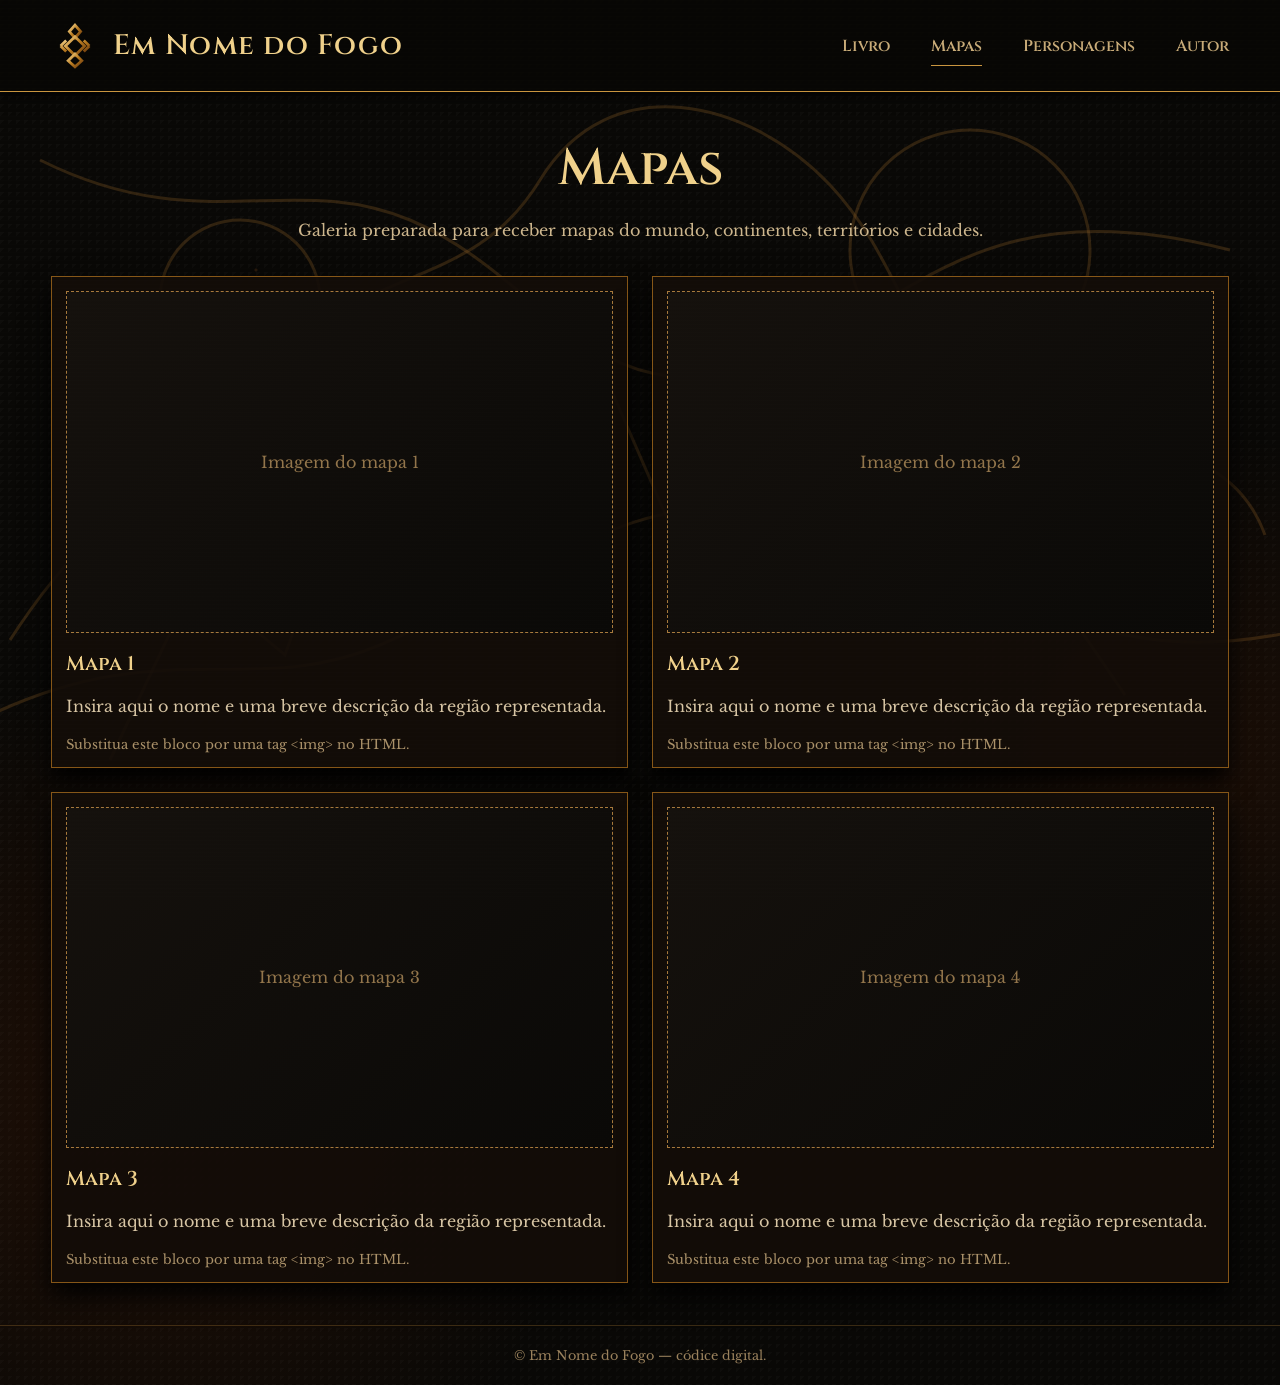
<file: frontend-v1/mapas.html>
<!doctype html><html lang="pt-BR"><head><meta charset="utf-8"><meta name="viewport" content="width=device-width,initial-scale=1"><meta name="theme-color" content="#0b0907"><title>Mapas | Em Nome do Fogo</title><link rel="stylesheet" href="styles.css"></head><body><header class="site-header"><a class="brand" href="index.html"><img src="assets/logo.svg" alt="Símbolo de Em Nome do Fogo"><span>Em Nome do Fogo</span></a><button class="menu-btn" aria-label="Abrir menu">☰</button><nav class="nav"><a href="livro.html">Livro</a><a href="mapas.html" class="active">Mapas</a><a href="personagens.html">Personagens</a><a href="autor.html">Autor</a></nav></header><main class="page-shell"><h1 class="page-title">Mapas</h1><p class="page-subtitle">Galeria preparada para receber mapas do mundo, continentes, territórios e cidades.</p><section class="placeholder-grid"><article class="media-card"><div class="image-slot"><span>Imagem do mapa 1</span></div><h2>Mapa 1</h2><p>Insira aqui o nome e uma breve descrição da região representada.</p><div class="upload-hint">Substitua este bloco por uma tag &lt;img&gt; no HTML.</div></article><article class="media-card"><div class="image-slot"><span>Imagem do mapa 2</span></div><h2>Mapa 2</h2><p>Insira aqui o nome e uma breve descrição da região representada.</p><div class="upload-hint">Substitua este bloco por uma tag &lt;img&gt; no HTML.</div></article><article class="media-card"><div class="image-slot"><span>Imagem do mapa 3</span></div><h2>Mapa 3</h2><p>Insira aqui o nome e uma breve descrição da região representada.</p><div class="upload-hint">Substitua este bloco por uma tag &lt;img&gt; no HTML.</div></article><article class="media-card"><div class="image-slot"><span>Imagem do mapa 4</span></div><h2>Mapa 4</h2><p>Insira aqui o nome e uma breve descrição da região representada.</p><div class="upload-hint">Substitua este bloco por uma tag &lt;img&gt; no HTML.</div></article></section></main><footer class="site-footer">© Em Nome do Fogo — códice digital.</footer><script src="script.js"></script></body></html>
</file>
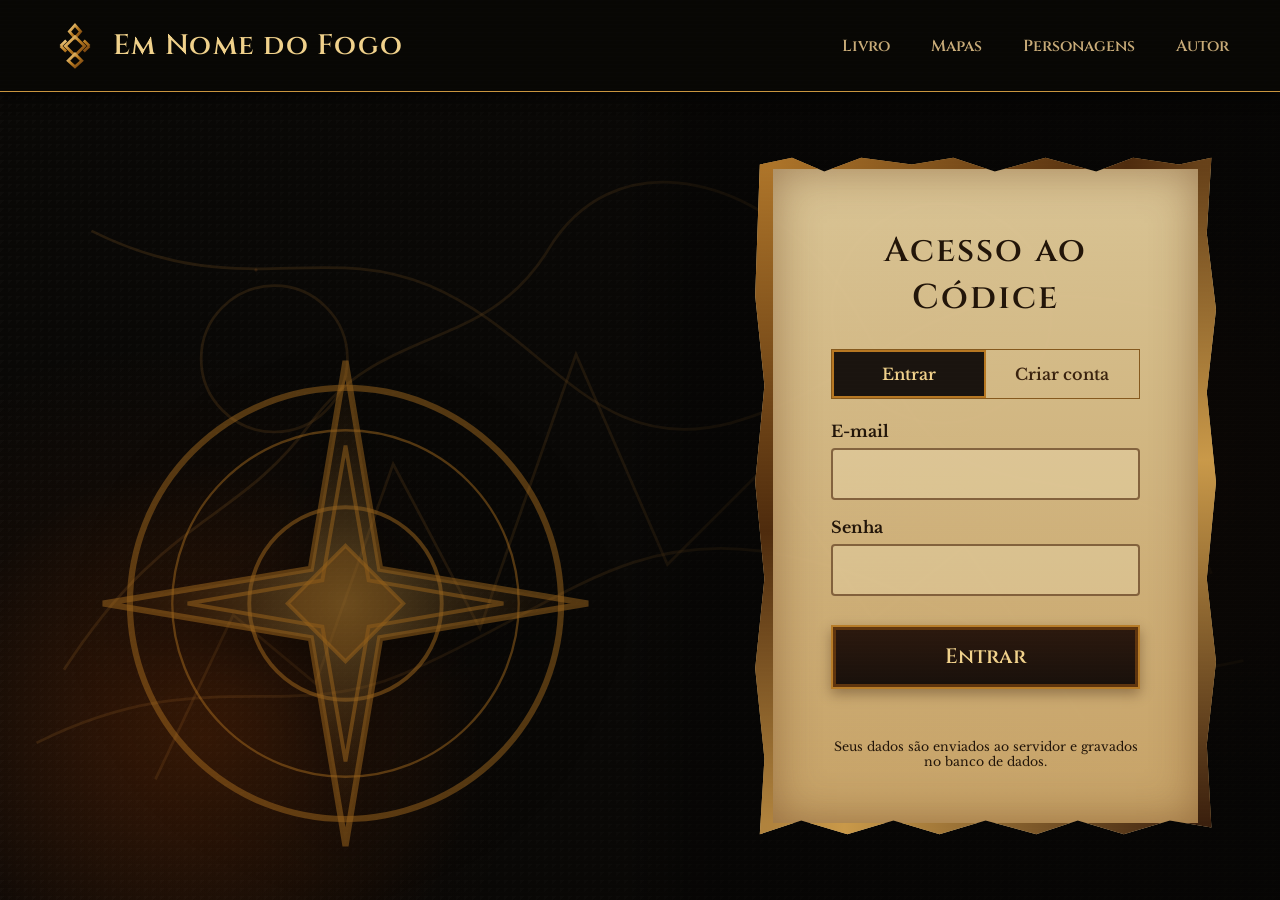
<file: frontend-v2/autor.html>
<!doctype html><html lang="pt-BR"><head><meta charset="utf-8"><meta name="viewport" content="width=device-width,initial-scale=1"><meta name="theme-color" content="#0b0907"><title>Autor | Em Nome do Fogo</title><link rel="stylesheet" href="styles.css">
<!-- NOVO: config.js e auth.js -->
<script src="config.js"></script>
<script src="auth.js"></script>
<!-- NOVO: página em construção — bloqueia acesso direto pela URL também -->
<script>bloquearAcessoDiretoEmConstrucao();</script>
</head><body><header class="site-header"><a class="brand" href="index.html"><img src="assets/logo.svg" alt="Símbolo de Em Nome do Fogo"><span>Em Nome do Fogo</span></a><button class="menu-btn" aria-label="Abrir menu">☰</button><nav class="nav"><a href="livro.html">Livro</a><a href="mapas.html">Mapas</a><a href="personagens.html">Personagens</a><a href="autor.html" class="active">Autor</a></nav></header><main class="page-shell"><h1 class="page-title">Autor</h1><section class="author-card"><div class="author-photo image-slot"><span>Imagem do autor</span></div><article class="author-copy"><h2>Sobre o autor</h2><p>Insira aqui a biografia do autor, suas influências, o processo de criação de <em>Em Nome do Fogo</em> e outras informações relevantes.</p><p>Este campo foi mantido propositalmente simples para que o conteúdo possa ser alterado diretamente no arquivo <strong>autor.html</strong>.</p></article></section></main><footer class="site-footer">© Em Nome do Fogo — códice digital.</footer><script src="script.js"></script></body></html>
</file>
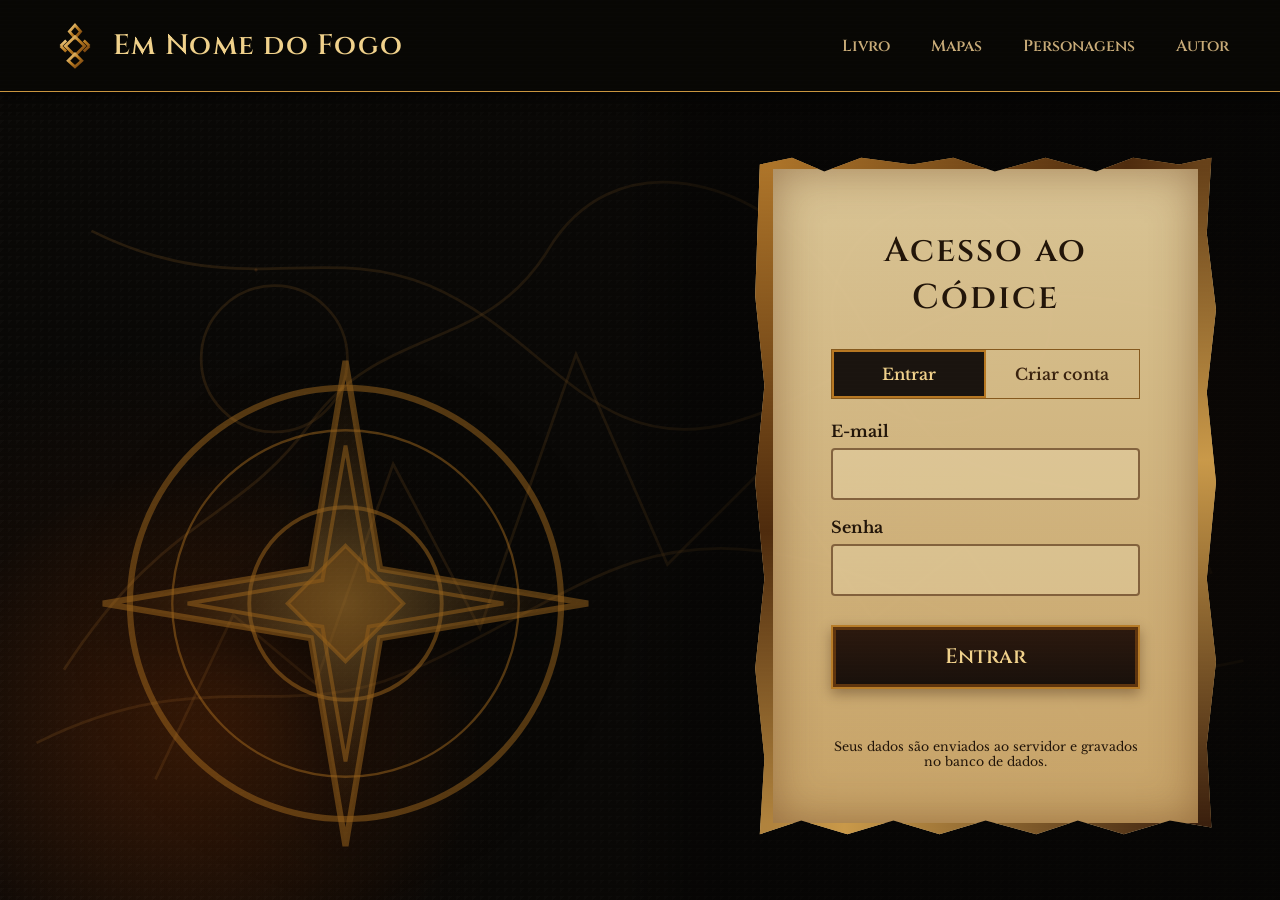
<file: frontend-v2/livro.html>
<!doctype html><html lang="pt-BR"><head><meta charset="utf-8"><meta name="viewport" content="width=device-width,initial-scale=1"><meta name="theme-color" content="#0b0907"><title>Livro | Em Nome do Fogo</title><link rel="stylesheet" href="styles.css">
    <!-- NOVO: config.js e auth.js precisam carregar antes do restante da página -->
    <script src="config.js"></script>
    <script src="auth.js"></script>
    <!-- NOVO: guarda de acesso — roda imediatamente no <head> para redirecionar
         para index.html quem não estiver autenticado, antes de a página aparecer -->
    <script>protegerPaginaAtual();</script>
</head>
<body>
    <header class="site-header">
        <a class="brand" href="index.html">
            <img src="assets/logo.svg" alt="Símbolo de Em Nome do Fogo"><span>Em Nome do Fogo</span>
        </a>
        <button class="menu-btn" aria-label="Abrir menu">☰</button>
        <!-- NOVO: agrupa o menu e o botão "Sair" (a página do livro é a
             "home" após o login, por isso o botão fica aqui) -->
        <div class="header-actions">
            <nav class="nav">
                <a href="livro.html" class="active">Livro</a>
                <a id="sub" href="mapas.html">Mapas</a>
                <a id="sub" href="personagens.html">Personagens</a>
                <a id="sub" href="autor.html">Autor</a>
            </nav>
            <button id="logoutBtn" class="logout-btn" type="button">Sair</button>
        </div>
    </header><main class="page-shell">
        <h1 class="page-title">O Livro</h1>
        <p class="page-subtitle">O manuscrito anexado foi inserido integralmente no pergaminho abaixo. Use a rolagem interna para avançar na leitura.</p><div class="reading-tools"><button class="tool-btn" data-font="-1">A−</button><button class="tool-btn" data-font="1">A+</button></div><article class="book-frame"><div class="book-scroll" id="bookScroll"><h2 class="chapter-title">Prólogo</h2>
<p class="book-paragraph">A criança dentro dela parecia pressentir o medo da mãe, como se o pavor lhe atravessasse o ventre e se manifestasse em espasmos.</p>
<p class="book-paragraph">Tanesha observava, silenciosa, as pontadas que agitavam a barriga de Cirane e, por um instante, sentiu uma pena tão genuína que lhe fez apertar o pincel nas mãos. Ela nunca verá o rosto dessa criança, pensou. E a criança jamais verá a luz do dia…</p>
<p class="book-paragraph">Enquanto o remorso lhe arranhava o peito, um suspiro de alívio escapou-lhe dos lábios. Aquela agonia que emanava de Cirane — densa, quase palpável — poderia ter sido sua, se Jainur, seu marido, tivesse decidido de outro modo.</p>
<p class="book-paragraph">Agora, Tanesha se via a serviço do ritual. Seus dedos, hábeis e trêmulos, deslizavam pelos contornos arredondados do ventre, reproduzindo com tintas multicoloridas as sikras, símbolos sagrados que dariam forma ao sacrifício.</p>
<p class="book-paragraph">Os símbolos antigos, criados quando o mundo ainda era jovem e os espíritos eram visíveis a todos os homens, brilhavam sob a luz das tochas, carregando a promessa de poder e salvação.</p>
<p class="book-paragraph">Enquanto ela pintava, Jabari Olho de Cobra, um nairu do clã, entoava os versos sagrados das sikras, sua voz alternando entre o murmúrio e o grito, acompanhada pelo som incessante do chocalho que balançava acima da cabeça. O velho dançava como um possesso, envolto por fumaça e sombra, e cada passo seu fazia a cabana estremecer. O ritual havia começado.</p>
<p class="book-paragraph">O povo do clã acreditava que o sacrifício traria o fim do nevoeiro — aquele véu maligno que envolvia a aldeia de Kandrak, afastando animais e devorando colheitas e pessoas. Cirane, a mulher grávida, era o centro daquele poder. Ela era a oferenda escolhida e sem o seu sangue, nenhum símbolo, canto ou dança teria significado.</p>
<p class="book-paragraph">Sangue é poder, Tanesha sabia. É o elo que une a carne ao espírito.</p>
<p class="book-paragraph">Durante dias, ela temera ser a escolhida. Sempre acreditara que Cirane fosse mais valiosa aos olhos do marido: mais jovem, mais bela, mais selvagem.</p>
<p class="book-paragraph">Jainur possuía duas esposas, mas seu coração — se é que o tinha — pendia claramente para Cirane. Tanesha lhe dera dois filhos, e ainda assim ele parecia ignorar a dádiva. Quantas noites ele passara no leito da outra, deixando-a sozinha sob o frio das peles?</p>
<p class="book-paragraph">E agora, quando finalmente Cirane carregava o filho que ele tanto desejava, por que escolher justamente ela para morrer?</p>
<p class="book-paragraph">Não havia resposta. Talvez a deusa-mãe tivesse sussurrado algo a Jainur em sonho, mudando-lhe o julgamento.</p>
<p class="book-paragraph">Tanesha, em silêncio, agradeceu à deusa por tê-la poupado. E prometeu, ao traçar o último símbolo sobre o ventre de Cirane, que lhe faria uma oferenda quando tudo aquilo terminasse.</p>
<p class="book-paragraph">O corpo de Cirane tremia. O ventre, estufado, denunciava que o parto estava próximo — talvez a qualquer momento as águas escorressem por suas pernas. O olhar da mulher, porém, era vazio, distante, como se o terror a tivesse arrancado do próprio corpo.</p>
<p class="book-paragraph">Nem percebeu quando o último traço foi pintado sobre sua pele.</p>
<p class="book-paragraph">Jabari parou de dançar. O som do chocalho cessou, e um silêncio pesado tomou a cabana.</p>
<p class="book-paragraph">O velho se aproximou da mulher grávida, o cocar azul pendendo sobre a testa suada, e a fitou longamente antes de pronunciar, em voz rouca:</p>
<p class="book-paragraph dialogue">— Ela está pronta. Os Ocultos a aguardam. Amarrem-lhe a boca.</p>
<p class="book-paragraph">Dois homens mascarados obedeceram de imediato. Envolveram a boca de Cirane com um tecido escuro, abafando qualquer súplica.</p>
<p class="book-paragraph">Ela não resistiu, mas uma lágrima deslizou-lhe o rosto, como a última centelha de esperança antes do sacrifício.</p>
<p class="book-paragraph">Levaram-na até a saída, onde aguardavam as ordens do nairu. Foi então que Jabari se voltou para Tanesha, inclinando-se junto ao seu ouvido.</p>
<p class="book-paragraph dialogue">— Quero que você vá também — sussurrou.</p>
<p class="book-paragraph">O sangue de Tanesha gelou. Por um instante, acreditou que seria oferecida junto de Cirane. Abriu a boca para protestar — Jainur não permitirá — mas o velho continuou, sem lhe dar tempo de reagir:</p>
<p class="book-paragraph dialogue">— Vista uma das máscaras de madeira. Ajudará a amarrar Cirane nos pilares no topo do templo. Quanto mais mãos, melhor. E seja rápida. A névoa não perdoa quem demora lá fora.</p>
<p class="book-paragraph">Ela apenas assentiu, sem voz. Não daria sua vida em sacrifício igual a Cirane, porém foram raras as vezes que saíra sob o nevoeiro, e agora teria de se arriscar novamente. Sabia-se que ali, entre as brumas, caminhavam os Ocultos, seres misteriosos que se alimentavam do medo e da carne. Mas naquele momento, Tanesha sabia que não tinha escolha. Eles chegaram naquela cabana com um propósito e teriam de concluir a tarefa.</p>
<p class="book-paragraph">Escolheu uma máscara feita da madeira da tárvolen — uma árvore sagrada da floresta — e notou as sikras de proteção gravadas nela. Colocou-a sobre o rosto e aguardou o comando.</p>
<p class="book-paragraph">Quando Jabari deu o sinal, todos deixaram a cabana apressados.</p>
<p class="book-paragraph">A névoa os envolveu como um lençol vivo. Tanesha mal via os próprios pés. O frio penetrou-lhe os ossos, e cada passo parecia um desafio contra algo invisível. Seu instinto lhe dizia para voltar, mas à frente o nairu liderava o grupo, balançando o chocalho, enquanto os homens arrastavam Cirane pelos braços.</p>
<p class="book-paragraph">Não olhe para trás, repetia para si mesma. Os que avistam os Ocultos enlouquecem e nunca mais são vistos.</p>
<p class="book-paragraph dialogue">— Mais rápido — cochichou Jabari. — Já consigo ver o templo.</p>
<p class="book-paragraph">O Templo do Sacrifício ergueu-se diante deles, emergindo das brumas como o dorso de uma fera adormecida.</p>
<p class="book-paragraph">Ninguém no clã sabia ao certo quem a havia construído. Contava-se que, quando a pirâmide foi erguida, a Mãe Verde  ainda vagava pelo mundo, e seu hálito moldava as montanhas.</p>
<p class="book-paragraph">Cirane resistia, mas sem força. O feitiço do nairu a subjugara. Tanesha percebeu a ausência de fúria nos olhos da mulher — aquela chama selvagem que antes encantava Jainur havia se apagado.</p>
<p class="book-paragraph">Ao se aproximarem da pirâmide colossal, passaram a subir os degraus cobertos de limo e raízes. O vento assobiava entre as fendas, e Tanesha jurou ouvir sussurros dentro da névoa, como vozes que a chamavam pelo nome.</p>
<p class="book-paragraph">Ela escorregou uma vez conforme subia os degraus, mas não caiu. Cair daquela altura seria fatal e rolar escada abaixo seria um fim indigno demais.</p>
<p class="book-paragraph">Apressados, eles alcançaram o topo. Lá em cima, o ritual seguiu em silêncio. Cirane foi amarrada em pilares de madeira. Braços e pernas presos com cordas úmidas e rústicas trazidas pelos homens que ajudavam o nairu.</p>
<p class="book-paragraph">Jabari e os homens fizeram o que tinham de fazer, prenderam Cirane nos pilares cravados no topo do Templo do Sacrifício e não olharam para trás quando terminaram o serviço. Simplesmente partiram apressados e receosos.</p>
<p class="book-paragraph">Tanesha, porém, olhou para trás. Ao cruzar o olhar de Cirane, sentiu o coração se partir. Em meio a névoa, a mulher havia sido deixada. Estava indefesa, grávida e com medo.</p>
<p class="book-paragraph">Durante anos invejara aquela mulher. Rezara, em noites silenciosas, para que a deusa-mãe a levasse. E agora, ao ver sua prece atendida, compreendeu que nunca desejara isso de verdade.</p>
<p class="book-paragraph">As lágrimas de Cirane caíam, silenciosas, e mesmo com a boca amordaçada, Tanesha entendeu o que ela suplicava: não por sua vida, mas pela vida da criança dentro dela.</p>
<p class="book-paragraph">Tanesha desceu a pirâmide em passos apressados, o peito em frangalhos. Voltou para a cabana rapidamente, correndo após descer toda escadaria. No interior da cabana Jabari e os homens que o ajudavam já se encontravam. Jabari selou a entrada da cabana com os símbolos sagrados e removeu a máscara. Crente de que agora estavam seguros em relação aos Ocultos.</p>
<p class="book-paragraph dialogue">— Agora, aguardemos — murmurou, enxugando o suor do rosto. — Se os Ocultos aceitarem a oferenda, a névoa cessará.</p>
<p class="book-paragraph">Tanesha nada respondeu. Apenas pensou: Agora sou a única esposa de Jainur. Mas a vitória tinha gosto de cinzas.</p>
<p class="book-paragraph">Quando a névoa começou a se dissipar, quase como um milagre acontecendo repentinamente, Jabari ergueu o chocalho e sorriu como uma criança.</p>
<p class="book-paragraph dialogue">— Pela Deusa! — exclamou. — Estamos salvos!</p>
<p class="book-paragraph">Os homens riram, exultantes.</p>
<p class="book-paragraph">Tanesha, porém, manteve-se imóvel, rezando em silêncio:</p>
<p class="book-paragraph">Proteja Cirane. Proteja a mulher e o filho dela. Que a Deusa a guie entre os mortos.</p>
<p class="book-paragraph">Quando o último véu da névoa se dissipou, Jabari saiu da cabana se espreguiçando. Os raios do sol poente iluminando seu rosto. Anunciou:</p>
<p class="book-paragraph dialogue">— Voltarei ao clã. — E partiu satisfeito, sem olhar para trás.</p>
<p class="book-paragraph dialogue">— Não vai ver o que houve com Cirane? — perguntou Tanesha, erguendo o tom.</p>
<p class="book-paragraph dialogue">— Os Ocultos a levaram. Eles não deixam rastros. — respondeu, afastando-se de Tanesha — Seria perda de tempo subir toda aquela escadaria de novo. — Ele não parou seu caminhar até desaparecer entre as árvores. Foi seguido pelos homens que o ajudaram.</p>
<p class="book-paragraph">Não demorou para Tanesha ficar sozinha naquele lugar. Por ali havia a cabana, a floresta e a pirâmide não tão distante na direção sul. Solitária, Tanesha encarou, agora sem o véu de brumas, a pirâmide milenar. O medo ainda a cercava mesmo com o nevoeiro tendo se dissipado, porém algo em sua mente a impelia para seguir rumo ao templo. Culpa, talvez, ou remorso.</p>
<p class="book-paragraph">Se viu caminhando rumo à grande escadaria novamente. Subiu novamente os degraus, e quanto mais alto chegava, mais o mundo se abria diante de si. O horizonte estava tingido de ouro e sangue, agora sem a barreira de névoa. Era um entardecer lindo, afinal, e poderia encontrar paz ali não fosse pelos acontecimentos daquele dia terrível.</p>
<p class="book-paragraph">As duas luas, Ilawa e Ulnara, dividiam o céu. Uma pálida e a outra azulada, em fase minguante. Ilawa dominaria o céu noturno assim que a noite viesse por completo, enquanto Ulnara estava prestes a completar o seu ciclo e só voltaria a aparecer no fim das quatro estações.</p>
<p class="book-paragraph">Até aquele momento, contudo, era o entardecer alaranjado que prevalecia, deixando a visão acima das copas das árvores espetacular. A luz do sol tocava a grande escadaria, iluminando o caminho até muito acima da floresta. Pássaros haviam saído de seus ninhos e passaram a cantar. A floresta ao redor da pirâmide parecia voltar ao normal agora que o nevoeiro havia sumido. Grandes montes eram vistos no horizonte selvagem. Ela contemplava aquele cenário buscando alguma paz, mas a paz não tocava seu coração.</p>
<p class="book-paragraph">Foi então que ela ouviu…</p>
<p class="book-paragraph">Um choro.</p>
<p class="book-paragraph">Parou. O som era agudo, frágil, mas real.</p>
<p class="book-paragraph">Impossível, pensou, e passou a correr quando se encontrava na metade da grande subida pela pirâmide.</p>
<p class="book-paragraph">Ao chegar no topo levou as mãos à boca.</p>
<p class="book-paragraph">Ali, sobre o chão manchado de sangue, uma criança chorava — nua, pequena, viva.</p>
<p class="book-paragraph">O sangue ao redor ainda era fresco. Um rastro vermelho descia pelo outro lado da pirâmide, levando ao oeste, em direção à floresta profunda onde o povo de seu clã receava em ir. Cirane fora levada para lá, mas o bebê havia sido deixado.</p>
<p class="book-paragraph">Tanesha ajoelhou-se. Tomou-o nos braços, sentindo o corpo minúsculo estremecer contra o seu peito.</p>
<p class="book-paragraph">Era uma vida tão frágil e pura que, por um instante, todas as culpas e medos se dissolveram. Ela o olhou e soube, sem dúvida alguma, que jamais o abandonaria.</p>
<p class="book-paragraph">Na testa da criança havia um símbolo de redemoinho — uma marca em carne viva, reluzindo à luz do entardecer.</p>
<p class="book-paragraph">O menino chorava, pois não estava acostumado com o mundo, e o som ecoava acima das copas das árvores misturando-se ao vento. O menino parecia avisar para toda floresta abaixo sobre o seu nascimento.</p>
<p class="book-paragraph">Tanesha compreendeu então que algo inédito havia acontecido. Alguém havia sido deixado pelos Ocultos.</p>
<h3 class="chapter-title">Filhos de Kandrak</h3>
<div class="ornament">◆</div>
<p class="book-paragraph">Um nome não é apenas um som que o vento carrega; é a âncora que prende o espírito à terra, moldada pelo sangue da primeira conquista.</p>
<h2 class="chapter-title">I</h2>
<p class="book-paragraph">Os dias vermelhos haviam passado, e chegara o momento de ela crescer de fato. A menina temia crescer, pois temia as incumbências que o crescimento exigia. Tinha amigos que já haviam cruzado aquele limiar, é claro. Os homens cresciam desafiando a natureza com suas lanças e sua coragem; as mulheres, porém, cresciam abraçando a natureza, a história e o compromisso de servir.</p>
<p class="book-paragraph">Servir…</p>
<p class="book-paragraph">Ela via a mãe servir. Via também as amigas da mãe servindo. Todas aceitavam aquela condição, pois, em Kandrak, era sabido que às mulheres cabia servir.</p>
<p class="book-paragraph">Exceto às nairas. Elas serviam somente aos espíritos e à Mãe Verde.</p>
<p class="book-paragraph">A vontade de se tornar uma naira a acometia com frequência, em grande parte porque não desejava para si o destino da maioria das mulheres de Kandrak, embora jamais falasse abertamente sobre isso.</p>
<p class="book-paragraph">Seu último dia de sangue ocorrera quando Ilawa, a lua habitual das noites, surgira minguante no céu. Na aurora que antecedia a chegada de Tainú, foi despertada pela mãe. Tanesha já estava bem desperta e conservava no rosto o semblante amistoso de sempre.</p>
<p class="book-paragraph">As rugas se aprofundavam no rosto da mãe a cada novo verão, a menina sem nome havia notado. Os cabelos, antes negros, começavam a adquirir tons grisalhos, formando mechas prateadas que se destacavam entre os fios escuros. Os sinais da idade conferiam-lhe um ar sábio e sereno. Assim que a viu abrir os olhos, Tanesha avisou que as nairas de Kandrak já a esperavam.</p>
<p class="book-paragraph">A menina deixou a rede em que dormia e se espreguiçou devagar, sentindo o corpo despertar por inteiro. A claridade tênue da aurora penetrava pelas frestas da cabana e revelava, pouco a pouco, as peles estendidas no chão, os cestos de fibras trançadas e os utensílios de barro usados pela família.</p>
<p class="book-paragraph">Seria um dia e tanto.</p>
<p class="book-paragraph">Finalmente receberei um nome e um nahual, pensou, tomada por uma ansiedade difícil de conter.</p>
<p class="book-paragraph">Nos dias anteriores, quando sua flor enfim desabrochara, ficara sob os cuidados das nairas, isolada do restante da aldeia. Com elas aprendera sobre as obrigações de uma mulher para com Kandrak, embora Tanesha já lhe tivesse transmitido grande parte daqueles ensinamentos.</p>
<p class="book-paragraph">As palavras da naira Ineida, também conhecida como Velha Espinhosa, ainda ecoavam em sua mente juvenil: “Assim como o homem deve sair para caçar e enfrentar os perigos da mata, é dever da mulher permanecer na aldeia, guardando o fogo que aquece, preparando o alimento que sustenta, cuidando das crianças que herdarão a terra e zelando pela harmonia do lar. Sem sua dedicação silenciosa e constante, a força do guerreiro se perderia, e a aldeia não teria raízes firmes para florescer.”</p>
<p class="book-paragraph">A naira que lhe dissera aquilo não admitia questionamentos. Eram ensinamentos transmitidos de mulher para mulher desde tempos imemoriais. Incerta sobre tudo o que ouvira, a menina aprendera com elas a respeito de casamentos, filhos, costumes antigos e, sobretudo, da Mãe Verde e de seus espíritos.</p>
<p class="book-paragraph">Naidi, a naira conhecida como Nuvem Mansa, devido à calma de sua voz e à paciência com que escutava, dissera-lhe que a Mãe Verde zelava mais pelas mulheres do que pelos homens.</p>
<p class="book-paragraph dialogue">— A deusa permitiu que vivêssemos juntos, homens e mulheres, para dar continuidade ao mundo mundano. No entanto, exige que os homens se sacrifiquem em busca da carne, enquanto fez a mulher para prevalecer e cuidar, pois dentro dela arde o fogo necessário para preservação de todo o mundo.</p>
<p class="book-paragraph dialogue">— A essência dos homens é feita de guerra, caça e morte, pois o homem é e sempre será mau — completara Orete Língua Solta, interrompendo os ensinamentos de Naidi com os próprios, como adorava fazer. — Nas mulheres, porém, existem os dons da vida, da preservação e do conhecimento. Elas devem ser a sabedoria diante da raiva, a luz diante da escuridão e a paz levada aos corações em guerra.</p>
<p class="book-paragraph">Durante sete dias, a menina ouvira e aprendera os ensinamentos antigos das nairas, mas também participara de rituais de iniciação. Eram cerimônias destinadas a demonstrar que agora ela era uma mulher. Sua flor havia desabrochado, e, segundo os costumes, estava pronta para servir à aldeia.</p>
<p class="book-paragraph">Ela não sabia ao certo se era aquilo que desejava. Embora o corpo parecesse ter ingressado em uma nova fase, não sentia que sua mente houvesse mudado. Ainda queria brincar com o meio-irmão Cicatriz, com a Menina Caçadora, com Dentuço, Peludo, Perna de Bambu ou até mesmo com Braço-Forte.</p>
<p class="book-paragraph">Não quero me casar, concluiu.</p>
<p class="book-paragraph">O pensamento a levou ao relacionamento dos pais. Jainur e Tanesha eram distantes um do outro. Ele parecia quase sempre zangado com a esposa, enquanto ela permanecia obediente, embora não demonstrasse felicidade alguma por estar ao lado do marido.</p>
<p class="book-paragraph">A menina afastou aquelas preocupações quando Tanesha lhe disse que a acompanharia até a Maloca das Nairas, onde ela passara os sete dias de sua iniciação como mulher da aldeia.</p>
<p class="book-paragraph dialogue">— Espero que esteja pronta, querida. Hoje é o dia em que todos passarão a chamá-la pelo nome.</p>
<p class="book-paragraph">A menina queria aquilo. Um nome.</p>
<p class="book-paragraph">Havia completado o décimo segundo verão sendo chamada de “Pequena” pelos adultos e de “Cara de Esquilo” pelos mais jovens. Acreditava que um nome finalmente a destacaria entre os demais, embora ainda não desejasse muitas das obrigações reservadas às mulheres adultas.</p>
<p class="book-paragraph dialogue">— Vou tomar saruama hoje, mãe?</p>
<p class="book-paragraph dialogue">— Sim. Como todas as mulheres que cresceram, Pequena.</p>
<p class="book-paragraph dialogue">— É verdade que Eruvar a usa para invocar o sinâe?</p>
<p class="book-paragraph dialogue">— É o que dizem, filha. Todos os nairus, assim como as nairas, usam saruama em seus rituais.</p>
<p class="book-paragraph">A menina refletiu por um instante.</p>
<p class="book-paragraph dialogue">— Quero saber como é.</p>
<p class="book-paragraph dialogue">— E saberá — prometeu Tanesha. — Embora talvez se decepcione um pouco com o gosto.</p>
<p class="book-paragraph">Elas deixaram a cabana de Tanesha e passaram a caminhar lado a lado. A menina observava tudo ao redor como se contemplasse aqueles lugares pela última vez.</p>
<p class="book-paragraph">Talvez seja mesmo a última vez. Afinal, emergirei como mulher, e a criança dentro de mim morrerá hoje…</p>
<p class="book-paragraph">Era o que as nairas lhe haviam dito.</p>
<p class="book-paragraph">Kandrak despertava tranquila, com pessoas indo e vindo, ocupadas com os afazeres necessários à sobrevivência da aldeia. De algumas cabanas subiam fios finos de fumaça, carregando o cheiro da lenha úmida e dos primeiros alimentos preparados sobre o fogo. Mulheres transportavam potes de barro e cestos de palha; crianças corriam entre as construções, enquanto homens verificavam lanças, arcos e redes de caça antes de seguirem para a floresta.</p>
<p class="book-paragraph">Para todos ali, aquele parecia apenas mais um dia. Poucos perdiam tempo olhando para a menina, embora, para ela, aquela manhã fosse diferente de todas as outras. Sabia que, assim que recebesse um nome, passaria a ter outro valor aos olhos dos homens, que poderiam enxergá-la como uma futura esposa. Afinal, era filha do próprio Kacik de Kandrak.</p>
<p class="book-paragraph">Naquele momento, tentou não pensar no que o futuro lhe reservava, pois tais pensamentos apenas aumentavam sua inquietação. Preferiu concentrar-se na aldeia, em suas inúmeras cabanas e malocas espalhadas pela Colina do Vento. A brisa constante fazia jus ao nome do lugar. Ela descia pelas encostas, atravessava as paliçadas e corria entre as construções, agitando as coberturas de palha e arrepiando a pele da menina sempre que tocava seu corpo.</p>
<p class="book-paragraph">Kandrak fora erguida sobre a elevação porque dali se tinha uma visão privilegiada da Floresta Parda, que cercava a Colina do Vento e se estendia em todas as direções. Ao redor da aldeia, pequenos muros feitos de troncos de árvores mortas se alternavam com muretas irregulares de terra compactada. Estacas de alturas desiguais, algumas escurecidas pela chuva e pelo tempo, reforçavam as passagens mais vulneráveis.</p>
<p class="book-paragraph">Os vigias, contudo, eram a verdadeira proteção de Kandrak. A mando do kacik, permaneciam sempre a postos junto às entradas, atentos aos perigos que poderiam emergir da floresta. Rakaro, o irmão mais velho da menina, gostava de assumir aquela função quando não estava caçando. Muitos confiavam nele como um dos grandes protetores da aldeia. O rapaz havia completado apenas dezesseis verões e, ainda assim, já era estimado pelo povo.</p>
<p class="book-paragraph">As malocas se distinguiam das cabanas por serem construções maiores, erguidas com madeira, palha, pedra e argila. Em seu interior, as pessoas se reuniam para discutir assuntos coletivos, transmitir ensinamentos ou realizar cerimônias, sobretudo nas malocas destinadas às nairas e aos nairus.</p>
<p class="book-paragraph">A morada do kacik era a maior construção de Kandrak. Feita de pedra e considerada tão antiga quanto a própria floresta, a pirâmide erguia-se acima de todas as outras edificações. Somada à altura da colina, sua imponência permitia que fosse avistada mesmo a grande distância. Pedras manchadas pelo tempo compunham seus largos degraus, e plantas rasteiras cresciam nas frestas, como se a floresta tentasse lentamente reclamá-la para si.</p>
<p class="book-paragraph">As cabanas, por sua vez, eram menores, mas muitas possuíam cavidades abertas no solo arenoso, ampliando o espaço disponível para seus habitantes. Algumas dessas escavações serviam para armazenar alimentos e objetos; outras formavam compartimentos inteiros sob a terra. A menina sabia ainda que certas cabanas escondiam túneis subterrâneos capazes de levar a outros pontos — talvez até mesmo para fora da aldeia.</p>
<p class="book-paragraph">Em Kandrak, as coisas pareciam permanecer sempre iguais. Os homens proviam, e as mulheres mantinham. Os homens partiam para caçar, e as mulheres ficavam para zelar.</p>
<p class="book-paragraph">Pensando nisso, a menina lançou o olhar para além das muretas. A oeste, acima das copas das árvores, montanhas muito distantes desenhavam contornos azulados contra o céu. Ao norte, o Rio Unuru seguia largo e imponente ao pé da colina, sua superfície refletindo a claridade da manhã. Para além dele, podia distinguir vagamente as terras onde se encontrava a lendária Selva Tremente, embora, daquela distância, não passassem de uma faixa escura e quase imperceptível no horizonte.</p>
<p class="book-paragraph">Contemplar aquelas paisagens fazia com que sentisse inveja dos homens.</p>
<p class="book-paragraph">Quero desbravar. Quero explorar o que existe além dos horizontes. Quero o conhecimento…</p>
<p class="book-paragraph">À sua frente, contudo, encontrava-se o destino que outros haviam traçado para ela.</p>
<p class="book-paragraph">A Maloca das Nairas surgiu diante das duas. Era uma construção ampla, de paredes cobertas por argila avermelhada e teto espesso de folhas e palha, do qual pendiam pequenos adornos de ossos, sementes e penas. O vento fazia esses objetos se chocarem uns contra os outros, produzindo um tilintar seco e delicado. Tanesha parou diante da entrada coberta por uma esteira trançada e chamou pelas mulheres que viviam ali. A filha permaneceu em silêncio, observando.</p>
<p class="book-paragraph">Não houve resposta imediata, e a menina chegou a pensar que a maloca estivesse vazia. Ela e todos em Kandrak sabiam que ninguém devia entrar na morada de uma naira ou de um nairu sem permissão. Àquelas pessoas era devido o mais profundo respeito. Eram os intermediários entre espíritos e mortais, e qualquer lugar onde se estabelecessem tornava-se sagrado.</p>
<p class="book-paragraph">O silêncio persistiu por longos instantes. A menina encarou a mãe, com a incerteza evidente nos olhos. No momento seguinte, porém, uma mulher rechonchuda afastou a esteira da entrada e saiu da maloca.</p>
<p class="book-paragraph">Era uma mulher de muitos verões, dona de olhos castanhos e frios. Tinha o semblante severo e o rosto coberto por tantas rugas que nem mesmo as tintas extraídas das árvores conseguiam disfarçá-las.</p>
<p class="book-paragraph">Ineida trazia quatro colares ao redor do pescoço. Um era feito de conchas recolhidas em rios e mares; outro, de pedras brilhantes e irregulares; o terceiro, de flores secas cuidadosamente entrelaçadas; e o último, de pequenos ossos polidos pelo uso. Um dos seios caídos permanecia descoberto, mas estava pintado de vermelho e preto. Inúmeras sikras cobriam a pele flácida de seus braços e de suas pernas, traçadas em linhas curvas e formas que pareciam se enroscar umas nas outras. Braceletes de madeira circundavam-lhe os pulsos. As poucas peles que lhe cobriam o corpo ainda conservavam diferenças de cor e textura, revelando que haviam sido retiradas de animais distintos.</p>
<p class="book-paragraph">Assim como o kacik, Ineida usava um cocar. Penas amarelas estavam agrupadas sobre uma faixa vermelha que lhe cobria a testa. Seus cabelos eram inteiramente brancos e, à primeira vista, poderiam fazê-la parecer uma anciã frágil. Quem a conhecia, contudo, sabia que a Velha Espinhosa estava muito distante da fragilidade.</p>
<p class="book-paragraph">Ela não disse nada ao deixar a maloca. Apenas fitou Tanesha e a filha com seriedade.</p>
<p class="book-paragraph">Embora tivesse passado sete dias na presença daquela mulher, a menina ainda se sentia intimidada ao vê-la. Incapaz de reagir, permaneceu quieta sob o olhar da Velha Espinhosa, sentindo-se pequena e indefesa.</p>
<p class="book-paragraph dialogue">— Chegou o dia de sua cria crescer, Tanesha — disse Ineida, enfim rompendo o silêncio. — Despeça-se dela. Não tornará a vê-la como criança.</p>
<p class="book-paragraph">O tom ríspido era tão característico da naira quanto o nome pelo qual era conhecida.</p>
<p class="book-paragraph">Tanesha nada respondeu. Ajoelhou-se diante da filha e a abraçou. A menina retribuiu, apertando os braços em torno da mãe, e sentiu o cheiro familiar de sua pele e das ervas que ela usava nos cabelos. Tanesha então lhe cochichou ao ouvido:</p>
<p class="book-paragraph dialogue">— Não se esqueça, querida. Quando entrar em contato com a Grande Mãe, poderá lhe pedir algo. Lembre-se de que a Mãe Verde escuta a todos, mas é no dia de seu nome que ela lhe concede atenção plena. Isso é sabido.</p>
<p class="book-paragraph dialogue">— Eu me lembrarei, mãe.</p>
<p class="book-paragraph">A menina já sabia o que pediria. Não seria algo semelhante aos desejos das amigas, que pediriam um bom marido, filhos fortes ou colheitas eternamente fartas.</p>
<p class="book-paragraph">Tanesha desfez o abraço. A menina se aproximou de Ineida, que lhe indicou o interior da maloca com um movimento firme da mão. Ainda sentia os olhos da mãe pousados sobre suas costas quando atravessou a entrada. Assim que entrou, porém, novos olhares recaíram sobre ela.</p>
<p class="book-paragraph">Quase de imediato, reconheceu as mesmas matriarcas que a haviam acompanhado nos sete dias anteriores.</p>
<p class="book-paragraph">O interior da maloca estava impregnado pelo aroma de diferentes incensos. A menina distinguiu fragrâncias que lembravam hortelã, cravo e canela, misturadas ao cheiro de madeira queimada e folhas secas. Pequenos feixes de ervas pendiam das vigas do teto, junto a amuletos, chocalhos e recipientes de barro. A pouca luz que atravessava as frestas das paredes se confundia com a fumaça, desenhando faixas pálidas no ar.</p>
<p class="book-paragraph">No centro havia uma fogueira bem abastecida. Grossos pedaços de lenha ardiam cercados por pedras escuras, e as chamas projetavam sombras inquietas sobre as paredes curvas da maloca. Pelo vigor do fogo, ele continuaria queimando por muito tempo.</p>
<p class="book-paragraph">A menina manteve as mãos unidas diante do corpo e aguardou alguma orientação.</p>
<p class="book-paragraph">Sentia-se ainda mais miúda do que realmente era. Herdara de Tanesha a baixa estatura, enquanto o pai era alto, forte e imponente, mesmo com a idade já avançada. A filha, por outro lado, era magricela, tinha olhos grandes e escuros e cabelos lisos e castanhos. Não se considerava bonita, e o apelido que recebera das outras crianças parecia reforçar essa impressão. Perna de Bambu adorava anunciá-la como Cara de Esquilo.</p>
<p class="book-paragraph dialogue">— Você se lembra do que conversamos no ritual da sétima noite, menina? — perguntou Ineida às suas costas.</p>
<p class="book-paragraph">A naira contornou-a em seguida e parou diante dela.</p>
<p class="book-paragraph dialogue">— O sinâe está em todas as coisas. Até mesmo na alma — começou a menina, olhando para a Velha Espinhosa com receio. Próximo a elas, o fogo crepitava voraz. — É possível invocá-lo mesmo sem as sikras, utilizando somente o poder do espírito.</p>
<p class="book-paragraph dialogue">— Sim — respondeu Ineida, mantendo os olhos semicerrados, como se a examinasse minuciosamente. — Sabe, garota, vimos algo diferente em você. Todas nós vimos. Sentimos o sinâe forte dentro de você.</p>
<p class="book-paragraph">A menina não soube interpretar as palavras pronunciadas com tamanha aspereza. Limitou-se a continuar ouvindo.</p>
<p class="book-paragraph dialogue">— Precisamos dos rituais do fogo e da água para descobrir por que o sinâe emana de você com tanta força. Seu nahual surgirá assim que tivermos as respostas.</p>
<p class="book-paragraph">Ela nunca acreditara ter feito algo especial. Como o sinâe poderia emanar com força de alguém que jamais sentira aquela energia?</p>
<p class="book-paragraph">Guardou a desconfiança para si e ouviu Orete Língua Solta, sentada do outro lado da fogueira, dizer em um tom mais alegre:</p>
<p class="book-paragraph dialogue">— Não se acanhe, criança. A energia do sinâe jamais é ruim.</p>
<p class="book-paragraph">A naira sorria, acomodada no chão com as pernas cruzadas. A menina a enxergava por entre as chamas.</p>
<p class="book-paragraph">É a energia que flui da própria Mãe Verde e de seus espíritos — prosseguiu Orete.</p>
<p class="book-paragraph dialogue">— Sente-se perto do fogo — ordenou a Velha Espinhosa.</p>
<p class="book-paragraph">A menina obedeceu. Sentou-se de pernas cruzadas, assim como as nairas dispostas ao redor da fogueira. Somente Ineida permaneceu de pé. Ela se afastou e desapareceu por alguns instantes entre as sombras do fundo da maloca, à procura de alguma coisa.</p>
<p class="book-paragraph">Um silêncio sufocante tomou o recinto. O estalar da lenha e o som ocasional de uma brasa se partindo tornaram-se ainda mais nítidos. Todas as nairas observavam a menina com uma desconfiança que ela podia sentir na pele.</p>
<p class="book-paragraph">Talvez soubesse o motivo.</p>
<p class="book-paragraph">Durante os sete dias anteriores, as mulheres haviam percebido comportamentos estranhos nela, embora a própria menina não tivesse notado nada.</p>
<p class="book-paragraph dialogue">— O fogo fica mais inquieto do que de costume em sua presença — dissera Orete Língua Solta no terceiro dia da iniciação. — Veja como as chamas se movem com mais violência.</p>
<p class="book-paragraph">Naidi Nuvem Mansa, sempre gentil, interpretava os sonhos conforme a menina os relatava.</p>
<p class="book-paragraph dialogue">— São sonhos verdes, criança. Sonhos que contemplam o passado e o futuro. Somente pessoas especiais sonham assim — explicara a naira, depois de ouvir sobre as coisas que ela vira enquanto dormia.</p>
<p class="book-paragraph">Eram sonhos desconexos.</p>
<p class="book-paragraph">Em um deles, nadava em um mar de água doce cercada por peixes brilhantes. Escamas azuis, verdes e douradas riscavam a escuridão líquida ao seu redor como pequenas estrelas. De repente, ela emergia e avistava algo colossal flutuando sobre o mar em sua direção. A coisa boiava como uma jangada, mas era infinitamente maior e parecia transportar pessoas muito diferentes daquelas que conhecia.</p>
<p class="book-paragraph">Sonhara também com uma terra árida, onde não existiam árvores, apenas extensões de areia que formavam marolas imóveis até o horizonte. Sob o calor daquele lugar, uma nuvem tempestuosa avançava em sua direção, engolindo o céu. Ela corria para o lado oposto até encontrar um homem que lhe oferecia ajuda. Ele tinha a pele incrivelmente escura e olhos vibrantes da cor do ouro. Dissera-lhe o próprio nome, mas ela não conseguia se lembrar dele, assim como não recordava de que maneira os dois haviam controlado a tempestade que avançava contra eles.</p>
<p class="book-paragraph">Também visitara, em sonhos, lugares brancos e frios, planícies de terra fervente e regiões profundas onde a luz do sol jamais tocava.</p>
<p class="book-paragraph dialogue">— Sonhos verdes carregam uma mensagem, Pequena. Uma mensagem dos espíritos — dissera Naidi. — Não posso interpretá-los por você, pois somente quem sonha pode compreender de fato o seu significado. No entanto, posso ajudá-la a aprender mais sobre os sonhos.</p>
<p class="book-paragraph dialogue">— Quero aprender — respondera a menina.</p>
<p class="book-paragraph dialogue">— Antes, somos nós que precisamos saber mais sobre você.</p>
<p class="book-paragraph">E o grande dia enfim chegara. O dia dos rituais do fogo e da água, quando as nairas descobririam mais a seu respeito.</p>
<p class="book-paragraph">O ritual do fogo seria o primeiro e proporcionaria clarividência sobre o futuro da menina. Durante a cerimônia, a saruama poderia revelar partes importantes do destino da iniciada. A partir dessas revelações, seria escolhido o nome que todos os que a conhecessem deveriam pronunciar dali em diante.</p>
<p class="book-paragraph dialogue">— Nomes são importantes. Quem recebe um nome recebe também o caminho que deve trilhar — Orete lhe confidenciara dias antes.</p>
<p class="book-paragraph">Naquele momento, a menina viu Ineida retornar. A naira carregava uma cumbuca feita da metade da casca de um coco. A superfície externa do recipiente era áspera e fibrosa; por dentro, havia sido raspada e polida até adquirir um tom claro. Ineida entregou-a à criança e pronunciou uma única palavra:</p>
<p class="book-paragraph dialogue">— Beba.</p>
<p class="book-paragraph">A menina contemplou o líquido escuro no interior da cumbuca. Espesso e opaco, lembrava terra diluída em água. Pequenos resíduos se acumulavam junto às bordas. Ela ergueu o olhar para Ineida, hesitante.</p>
<p class="book-paragraph dialogue">— Beba — repetiu a Velha Espinhosa, com firmeza. — Tudo de uma vez, ou poderá se arrepender.</p>
<p class="book-paragraph">O líquido não exalava cheiro algum — ou talvez seu odor estivesse encoberto pelas muitas fragrâncias que impregnaram a maloca. Quando enfim o provou, um arrepio percorreu-lhe o corpo quase no mesmo instante. O gosto era terrivelmente amargo e terroso, deixando sobre a língua uma aspereza que lhe provocou ânsia de vômito.</p>
<p class="book-paragraph">Controle-se, ordenou a si mesma, enquanto engolia aquela substância escura e sinistra.</p>
<p class="book-paragraph">Quando esvaziou a cumbuca, engasgou e sentiu uma forte pressão no ventre, como se o líquido houvesse se transformado em uma pedra dentro dela.</p>
<p class="book-paragraph dialogue">— O que é isso? — quis saber.</p>
<p class="book-paragraph">Os pelos de seus braços se eriçaram. Logo surgiu a estranha sensação de que o próprio sangue começava a ferver sob a pele.</p>
<p class="book-paragraph dialogue">— É saruama — respondeu Ineida de imediato. — Você queria conhecê-la, não queria?</p>
<p class="book-paragraph">A menina levou as mãos à barriga e se curvou. A respiração falhou por alguns instantes, e ela tentou encher os pulmões, inalando não apenas o ar, mas também a fumaça espessa dos incensos e da fogueira. Primeiro, as mãos começaram a formigar; pouco depois, o formigamento se espalhou pelos braços, pelo peito, pelas pernas e alcançou o corpo inteiro. Sua boca ressecou. A visão tornou-se turva.</p>
<p class="book-paragraph dialogue">— Sede — disse a criança, tentando manter os olhos em Ineida.</p>
<p class="book-paragraph">Não conseguia fixá-los no rosto da naira. A imagem da Velha Espinhosa se esticava e se contraía diante dela, como um reflexo perturbado pela superfície de um lago.</p>
<p class="book-paragraph dialogue">— Você beberá — respondeu Ineida.</p>
<p class="book-paragraph">Sua voz parecia vir de um lugar muito distante, atravessando camadas de vento e água antes de alcançar os ouvidos da menina.</p>
<p class="book-paragraph dialogue">— Beberá das águas sagradas do Rio Unuru. Nós a levaremos até lá… depois que concluir o ritual do fogo.</p>
<p class="book-paragraph">O mundo girava ao redor da menina. As formas se alongavam, as paredes da maloca pareciam respirar, e as sombras das nairas se desprendiam de seus corpos para dançar sobre a argila. Ela sentiu que se afastava de tudo — do fogo, das vozes, do próprio corpo. Tentou desesperadamente retornar e recobrar os sentidos.</p>
<p class="book-paragraph">Seus olhos procuraram a fogueira, que parecia ser a única coisa ainda normal diante dela. As chamas vermelhas e douradas se retorciam, consumindo a lenha com estalos secos.</p>
<p class="book-paragraph">O fogo é disforme por natureza, ainda conseguiu pensar.</p>
<p class="book-paragraph">Então, de algum lugar entre as chamas, alguém pareceu chamá-la.</p>
<h2 class="chapter-title">II</h2>
<p class="book-paragraph">Sempre que ia aos Derramamentos, ele se deslumbrava com a visão das torrentes de água límpida que caíam sem cessar das terras elevadas. Ele e os outros sem nome costumavam descer pelas formações rochosas irregulares, em uma espécie de escalada invertida, até alcançarem a região mais baixa. Ali, um riacho proveniente do Rio Unuru despencava em uma cachoeira e depois seguia serpenteando pela Floresta Parda, desaparecendo entre raízes grossas, pedras cobertas de musgo e árvores que se inclinavam sobre as margens.</p>
<p class="book-paragraph">A cachoeira podia ser perigosa durante as épocas de chuva. Nessas ocasiões, as torrentes se tornavam densas e poderosas, e o rugido da água era ouvido de longe, sobrepondo-se até mesmo aos sons da mata. Naquele dia, contudo, tudo estava calmo. As Brumas do Exílio haviam cessado, e seu desaparecimento deixara os habitantes de Kandrak mais tranquilos.</p>
<p class="book-paragraph">As crianças percebiam o alívio dos adultos depois da dispersão da névoa densa e, por isso, sentiam-se confiantes para brincar na queda-d’água, um lugar onde os kandrakianos costumavam se banhar. Do alto das cataratas, era possível ver os peixes saltando em direção ao abismo para, logo depois, serem engolidos pela espuma branca. Alguns desapareciam sob a força da correnteza; outros ressurgiam mais abaixo, agitando as caudas contra a água.</p>
<p class="book-paragraph">O caminho até o leito inferior do riacho era perigoso para quem nunca havia escalado. As pedras úmidas, desgastadas por incontáveis estações, formavam saliências estreitas e passagens traiçoeiras. Felizmente, as crianças de Kandrak aprendiam desde muito cedo a caçar, pescar, escalar e se balançar entre as árvores como os macacos.</p>
<p class="book-paragraph">O menino sem nome descia pela lateral interna da cachoeira. À sua direita, a parede de água se projetava sobre ele, revolta e estrondosa, espalhando uma névoa fina que lhe molhava o rosto. À esquerda, a formação rochosa era desnivelada, mas apresentava fendas e pequenas saliências nas quais podia apoiar as mãos e os pés. A pedra era fria sob seus dedos, e uma película de lodo verde tornava cada movimento mais arriscado.</p>
<p class="book-paragraph">O menino estava acompanhado por outros garotos e por uma menina. Enquanto não recebessem dos nairus seus verdadeiros nomes, todos eram conhecidos apenas por apelidos.</p>
<p class="book-paragraph">Entre os futuros caçadores, o nome seria formado por duas partes. O nome pessoal surgiria da interpretação dos nairus ao fim da iniciação. O epíteto, por sua vez, poderia nascer da presa apresentada à aldeia, de um feito realizado durante a caçada ou de alguma característica que revelasse a verdadeira natureza do iniciado. O nahual era outra coisa: um espírito protetor, independente do animal abatido, cuja presença precisava ser reconhecida pelos nairus. Em ocasiões excepcionais, um grande feito posterior poderia substituir o antigo epíteto e marcar um novo caminho na vida do caçador.</p>
<p class="book-paragraph">Braço-Forte seguia à frente. Era alto para a idade e já possuía músculos bem definidos nos braços e nos ombros. Atrás dele vinha Peludo, assim chamado porque pelos escuros se destacavam em suas pernas, braços, axilas e até mesmo no rosto. Em seguida estava Perna de Bambu, o mais alto da turma e também o mais estabanado. Depois dele descia Dentuço, um menino esguio cuja boca era tomada por dentes grandes e tortos. Logo atrás vinha a Menina Caçadora, uma das raras garotas que preferiam a caça aos afazeres domésticos. Por último estava Cicatriz, o mais quieto de todos.</p>
<p class="book-paragraph">Cicatriz queria avançar mais depressa, mas precisava esperar que os companheiros liberassem o caminho. Uma queda naquelas pedras cobertas de lodo poderia ser fatal. Perna de Bambu era quem mais atrasava o grupo, procurando demoradamente onde apoiar os pés compridos, mas ninguém reclamava. Sabiam que qualquer comentário o deixaria nervoso e tornaria a descida ainda mais difícil.</p>
<p class="book-paragraph">Concluíram o desafio ainda no início da manhã e se viram, enfim, na parte baixa, onde a enorme cachoeira desabava em torrentes poderosas. A água golpeava as pedras com tamanha força que erguia uma nuvem constante de gotículas. Em poucos instantes, todos estavam molhados da cabeça aos pés.</p>
<p class="book-paragraph">Cicatriz abriu os braços, satisfeito. O dia estava quente, e a umidade fria que pairava ao redor da queda-d’água refrescava sua pele.</p>
<p class="book-paragraph">Braço-Forte começou a bater no peito com os punhos fechados e imitou o grunhido de um gorila. Estava empolgado, e Cicatriz sabia o motivo.</p>
<p class="book-paragraph dialogue">— É amanhã! Que Tainú me ilumine. Estou perto de receber um nome!</p>
<p class="book-paragraph dialogue">— Todos nós estamos — disse a Menina Caçadora, tão animada quanto ele. — Este pode ser nosso último momento juntos sem um nome e sem um nahual.</p>
<p class="book-paragraph dialogue">— Como vocês acham que vão se chamar? — perguntou Peludo.</p>
<p class="book-paragraph">Ele apanhou uma pedra achatada e a arremessou contra o riacho. A pedra quicou três vezes sobre a superfície, deixando pequenos círculos para trás, antes de desaparecer nas profundezas.</p>
<p class="book-paragraph dialogue">— Meu nome eu não sei, mas arrisco dizer que o seu poderia ser Guronk — respondeu Perna de Bambu.</p>
<p class="book-paragraph">Todos riram.</p>
<p class="book-paragraph">Guronk era um dos gigantes lendários da Selva Tremente. As histórias contavam que ele carregava um tronco inteiro como porrete e deixava pegadas tão profundas que a chuva as transformava em pequenos lagos. Alimentava-se de homens, tinha a pele dura como pedra e era coberto dos pés à cabeça por pelos grossos.</p>
<p class="book-paragraph dialogue">— Engraçado você dizer isso, Perna de Bambu — retrucou Peludo. — Até onde sei, é você quem anda por aí sobre essas duas varetas. Se não parar de crescer, vão começar a achar que é um dos gigantes.</p>
<p class="book-paragraph dialogue">— Que assim seja — gabou-se Perna de Bambu, endireitando o corpo. — Os gigantes são temidos. Logo eu também serei!</p>
<p class="book-paragraph dialogue">— Temido? Nunca vi você caçar animal algum. Que espécie de gigante não sabe caçar?</p>
<p class="book-paragraph">Cicatriz também jamais vira Perna de Bambu trazer uma presa para a aldeia. Seria possível que o menino ainda não tivesse aprendido a caçar? Seu décimo segundo verão se aproximava, assim como o dos demais.</p>
<p class="book-paragraph dialogue">— A Menina Caçadora é a única que não precisa se preocupar — comentou Dentuço, que carregava um arco e uma aljava cheia de flechas.</p>
<p class="book-paragraph dialogue">— Por quê? — Ela ergueu uma sobrancelha.</p>
<p class="book-paragraph dialogue">— Ora, porque você é mulher. As mulheres só precisam esperar que as nairas apareçam e as levem para… Sei lá para onde. De qualquer maneira, é melhor do que se arriscar caçando.</p>
<p class="book-paragraph dialogue">— Pois saiba que também caçarei para conquistar meu nome — respondeu ela. — E os espíritos revelarão meu nahual como fariam com qualquer um de vocês.</p>
<p class="book-paragraph">Todos os meninos a encararam, espantados.</p>
<p class="book-paragraph dialogue">— As nairas não permitiriam — insistiu Dentuço.</p>
<p class="book-paragraph dialogue">— Não seria uma escolha delas, mas minha.</p>
<p class="book-paragraph">A menina segurava uma lança. Sem desviar o olhar de Dentuço, recuou o braço e arremessou a arma. A ponta de pedra cruzou o ar e se cravou com precisão no tronco de uma árvore próxima, fazendo a madeira vibrar. Depois daquilo, ninguém quis discutir.</p>
<p class="book-paragraph dialogue">— E você, Cicatriz? — perguntou Braço-Forte, arriscando os primeiros passos dentro do riacho. — Acha que consegue sobreviver a uma caçada?</p>
<p class="book-paragraph dialogue">— Rakaro me ensinou — respondeu ele. — Vou me sair bem.</p>
<p class="book-paragraph dialogue">— Uh! — exclamou Braço-Forte antes de mergulhar.</p>
<p class="book-paragraph">Quando emergiu, os cabelos encharcados lhe cobriam a nuca.</p>
<p class="book-paragraph dialogue">— Rakaro tem o sangue dos grandes caçadores, mas não sei, não. Você parece ser diferente.</p>
<p class="book-paragraph">Cicatriz carregava apenas uma funda presa à cintura, uma arma usada para arremessar pedras. Sentiu o mau humor crescer dentro de si ao ouvir as palavras de Braço-Forte, mas permaneceu calado.</p>
<p class="book-paragraph dialogue">— Vocês vão entrar ou ficarão aí olhando? — provocou Braço-Forte. — A água está gelada, e já senti um ou dois peixes roçando minhas pernas.</p>
<p class="book-paragraph">As crianças entraram na correnteza. Assim que mergulhou os pés, Cicatriz sentiu o frio mordê-los, em forte contraste com o calor do lado de fora. Desejou que a água estivesse mais amena, embora o verão castigasse a terra havia dias. Águas de cachoeira podiam permanecer incrivelmente frias até sob o sol mais intenso. Para seu alívio, depois de algum tempo dentro do riacho, a sensação tornou-se suportável, e a água lhe pareceu mais quente.</p>
<p class="book-paragraph dialogue">— A água esquentou! — Peludo olhou desconfiado para os outros. — Qual de vocês está mijando?</p>
<p class="book-paragraph">Todos negaram. Ainda assim, por algum motivo, a culpa recaiu sobre Dentuço.</p>
<p class="book-paragraph">O verão chegara, e com ele Tainú assolava a terra com seu poder de fogo. Tainú iluminava o céu em pleno resplendor. Era uma esfera flamejante de brilho incomparável, cuja luz inundava o mundo até o Olho de Oruk. Tainú era o primeiro sol, o único que surgia todos os dias para conceder sua graça. No Dia Vermelho, porém, ele se fundiria com Ulnara e formaria o segundo sol, para que o mundo mortal deixasse de existir.</p>
<p class="book-paragraph">Isso era sabido.</p>
<p class="book-paragraph">Cicatriz mergulhou, mantendo uma das mãos sobre a cabeça para impedir que a bandana se soltasse de sua testa. Abriu os olhos sob a água e contemplou a beleza escondida abaixo da superfície límpida. A luz atravessava a correnteza em feixes ondulantes, iluminando algas compridas, pedras brilhantes e multicoloridas, pequenos corais de água doce e peixes de diferentes espécies. Alguns animais se afastaram depressa; outros permaneceram imóveis, ocultos entre as pedras.</p>
<p class="book-paragraph">Quando emergiu, puxou o ar com força e se deixou envolver pela umidade que a cachoeira espalhava. As copas das árvores filtravam a luz direta do deus Tainú e projetavam sombras móveis sobre o riacho. Cicatriz também era grato por aquilo.</p>
<p class="book-paragraph dialogue">— E então? — perguntou Braço-Forte. — Finalmente vamos descobrir quem nada mais rápido até a Árvore Partida?</p>
<p class="book-paragraph dialogue">— Sim! — responderam Perna de Bambu e a Menina Caçadora ao mesmo tempo.</p>
<p class="book-paragraph dialogue">— Precisamos escolher uma recompensa — sugeriu Dentuço, fazendo todos pensarem. — O que você pediria, Menina Caçadora?</p>
<p class="book-paragraph">Ela refletiu por alguns instantes.</p>
<p class="book-paragraph dialogue">— Uma lança nova. Uma daquelas usadas pelos grandes caçadores. E você?</p>
<p class="book-paragraph dialogue">— Quero um marashu — respondeu Dentuço, engolindo um pouco de água no fim da frase. Tossiu antes de continuar: — Quando passar pelo Ritual dos Nomes, quero me tornar um mashu. Então farei música para todos vocês.</p>
<p class="book-paragraph dialogue">— No dia em que você aprender a tocar o marashu, todos nós teremos de arrancar as próprias orelhas — caçoou Perna de Bambu. — Eu quero algo mais interessante, como o dente de um reptauro.</p>
<p class="book-paragraph dialogue">— Não temos como lhe dar isso se você vencer — adiantou-se Peludo.</p>
<p class="book-paragraph dialogue">— Vocês não serão grandes caçadores? Grandes caçadores caçam esses animais.</p>
<p class="book-paragraph dialogue">— Então vamos torcer para Perna de Bambu não ganhar — brincou Peludo. — Eu vou querer uma miçanga nova. Vou usá-la sempre. Será uma lembrança para vocês nunca se esquecerem de que sou o melhor nadador.</p>
<p class="book-paragraph dialogue">— Para isso, terá de me superar — disse Braço-Forte.</p>
<p class="book-paragraph">Cheio de confiança, ele boiava de costas enquanto pensava no que desejava. Então abriu um sorriso.</p>
<p class="book-paragraph dialogue">— Se eu vencer, quero um beijo da Menina Caçadora.</p>
<p class="book-paragraph">Todos se entreolharam, intrigados. A menina franziu a testa, e os demais ficaram rígidos, sem saber como reagir. Cicatriz percebeu a tensão e também não gostou do pedido de Braço-Forte, mas se manteve em silêncio.</p>
<p class="book-paragraph dialogue">— Eu não vou beijar você — afirmou ela de imediato.</p>
<p class="book-paragraph dialogue">— Então basta não me deixar vencer — respondeu Braço-Forte, sorrindo enquanto contemplava o céu.</p>
<p class="book-paragraph">A menina permaneceu pensativa.</p>
<p class="book-paragraph dialogue">— É isso ou nunca descobriremos quem é o melhor entre nós — insistiu ele.</p>
<p class="book-paragraph dialogue">— Está bem — concordou ela, contrariada.</p>
<p class="book-paragraph">Cicatriz engoliu em seco. Não queria que a Menina Caçadora beijasse Braço-Forte. Uma inquietação incômoda começou a crescer dentro dele.</p>
<p class="book-paragraph dialogue">— E você, Cicatriz? O que vai querer? — perguntou Braço-Forte.</p>
<p class="book-paragraph">Todos passaram a encará-lo.</p>
<p class="book-paragraph dialogue">— Eu vou querer…</p>
<p class="book-paragraph">Que me tratem como um igual, pensou de repente.</p>
<p class="book-paragraph">O silêncio se prolongou. Ele não queria que os demais percebessem sua vergonha. Não queria parecer fraco, principalmente diante da Menina Caçadora. Talvez, se nunca revelasse o quanto aquele tratamento o incomodava, os outros sem nome acabassem deixando de caçoar dele com tanta crueldade.</p>
<p class="book-paragraph dialogue">— Eu vou querer…</p>
<p class="book-paragraph dialogue">— Vai querer o quê? Que parem de enxergar você como uma aberração? — Braço-Forte pareceu adivinhar seus pensamentos.</p>
<p class="book-paragraph dialogue">— Braço-Forte! — repreendeu a Menina Caçadora. — Ele também é nosso amigo.</p>
<p class="book-paragraph dialogue">— Seu amigo — corrigiu Braço-Forte. — A aldeia jamais aceitará alguém que carrega a Marca de Oruk na testa.</p>
<p class="book-paragraph dialogue">— Não é a Marca de Oruk! — esbravejou Cicatriz. — É… apenas uma cicatriz.</p>
<p class="book-paragraph dialogue">— Você não pode afirmar isso — contestou Braço-Forte. — As nairas e os nairus reconhecem a marca. Dizem que é um sinal maligno. Você deve ser um karnakã.</p>
<p class="book-paragraph dialogue">— Se eu vencer, quero que pare de falar sobre a minha marca! — disparou Cicatriz.</p>
<p class="book-paragraph">Nem mesmo o frescor da água lhe parecia agradável agora, tamanha era a raiva que sentia.</p>
<p class="book-paragraph dialogue">— Posso parar de falar, mas não de pensar.</p>
<p class="book-paragraph dialogue">— Quero que pare de dizer essas coisas — enfatizou Cicatriz.</p>
<p class="book-paragraph dialogue">— Que seja. — Braço-Forte revirou os olhos. — Agora vamos tomar impulso naquela pedra. A correnteza facilitará o começo e nos levará adiante, mas ainda teremos de nadar até a Árvore Partida.</p>
<p class="book-paragraph">Todos compreenderam e se posicionaram no local indicado. A pedra larga permanecia parcialmente submersa, com a superfície lisa pela ação constante da água. Cada criança encontrou um ponto onde apoiar os pés sem escorregar.</p>
<p class="book-paragraph">A mente de Cicatriz estava pesada. A raiva que o afligia não lhe permitia se concentrar. Ele mergulhou uma vez e depois outra, tentando esfriar os pensamentos. O frio da água pareceu ajudá-lo um pouco. Quando tornou a emergir, olhou de relance para a Menina Caçadora e viu que ela sorria para ele.</p>
<p class="book-paragraph">O sorriso o acalmou de verdade.</p>
<p class="book-paragraph">Cicatriz sorriu de volta.</p>
<p class="book-paragraph dialogue">— Vou jogar uma pedra para o alto — avisou Peludo. — Quando ela cair na água, está valendo.</p>
<p class="book-paragraph">Ele já tinha uma pedra na mão e a arremessou sem hesitar.</p>
<p class="book-paragraph">Todos ergueram o rosto para não a perder de vista. A pedra subiu acima das copas das árvores que margeavam o riacho, reduziu a velocidade por um breve instante e então despencou. Quando viram e ouviram o estalo da colisão contra a água, as crianças mergulharam alvoroçadas e se lançaram a favor da correnteza.</p>
<p class="book-paragraph">Cicatriz sentia a presença dos outros ao redor enquanto nadava o mais depressa que conseguia. Suas braçadas eram frenéticas. De tempos em tempos, virava o rosto e o erguia acima da superfície para respirar, obtendo nesses breves momentos uma noção imprecisa da posição dos adversários.</p>
<p class="book-paragraph">Percebeu que havia crianças à sua frente e outras atrás. Um dos competidores, que não conseguiu reconhecer, destacava-se na dianteira e abria distância rapidamente. Cicatriz passou a bater as pernas com mais força. A correnteza o ajudava, embora também favorecesse os demais.</p>
<p class="book-paragraph">No meio da disputa, engoliu um pouco de água. Tossiu sem interromper as braçadas. Era água limpa, e a pequena quantidade não bastou para fazê-lo se afogar ou perder muito terreno. Tudo parecia acontecer depressa demais. Seus músculos não podiam parar de se mover, ou ficaria para trás. A corrida era mais cansativa do que imaginara, mas ele resistiu, concentrado em superar os outros.</p>
<p class="book-paragraph">A Árvore Partida tornou-se visível depois de uma curva do riacho. Cicatriz a avistou ao colocar a cabeça para fora da água em busca de ar. Para seu desespero, alguém já se encontrava muito próximo dela. Não conseguiu identificar quem era, mas torceu para que não fosse Braço-Forte.</p>
<p class="book-paragraph">A imagem dele beijando a Menina Caçadora reacendeu sua raiva. Cicatriz forçou o corpo a nadar ainda mais depressa, embora os músculos implorassem por descanso.</p>
<p class="book-paragraph">Acima do riacho, folhas arrancadas pelo vento desciam em trajetórias irregulares. Algumas tocavam a água e eram levadas pela correnteza; outras permaneciam girando no ar. Era uma visão bonita: a névoa erguida pela cachoeira ao longe, as folhas de diferentes formas e tamanhos e a luz de Tainú atravessando as copas para dar cor e vida a tudo.</p>
<p class="book-paragraph">Em qualquer outro momento, Cicatriz poderia ter encontrado paz naquela paisagem, que lhe era revelada em breves lampejos cada vez que emergia para respirar. A necessidade de vencer, contudo, corrompia qualquer tranquilidade. A angústia se sobrepôs a tudo quando viu que alguém já alcançara a árvore.</p>
<p class="book-paragraph">A Árvore Partida se erguia no meio do riacho, obrigando as águas a se dividirem ao redor de seu tronco grosso e acinzentado. A madeira se alongava alguns braços acima da superfície antes de se partir em duas, projetando para o céu vários galhos retorcidos e desfolhados.</p>
<p class="book-paragraph">Cicatriz continuou nadando o mais rápido possível, mesmo sabendo que havia perdido. Não queria encarar o vencedor, que provavelmente já aguardava os demais com ar de triunfo.</p>
<p class="book-paragraph">Quando enfim alcançou a árvore, agarrou-se ao tronco áspero e permitiu que o corpo relaxasse. O peito subia e descia depressa, e os braços pareciam pesados. Perto dele estavam dois meninos que haviam chegado antes: Braço-Forte e Perna de Bambu.</p>
<p class="book-paragraph">Cicatriz observou os dois, receoso de perguntar quem vencera. Depois de alguns instantes, porém, descobriu por conta própria. Perna de Bambu cantarolava satisfeito, enquanto o bom humor de Braço-Forte parecia ter sido sugado de seu rosto.</p>
<p class="book-paragraph">Os outros chegaram pouco depois, ofegantes e desorientados. Quando todos se reuniram, Perna de Bambu pigarreou para atrair a atenção.</p>
<p class="book-paragraph dialogue">— Como devem ter percebido, eu, Perna de Bambu, venci. Portanto, vocês me devem um dente de fera.</p>
<p class="book-paragraph dialogue">— Ele só ganhou porque seus braços e pernas são mesmo compridos como bambus — resmungou Braço-Forte, procurando uma explicação aceitável para a derrota.</p>
<p class="book-paragraph">Ele saiu da água e caminhou até a margem. Os demais o seguiram.</p>
<p class="book-paragraph dialogue">— Pensem o que quiserem — disse Perna de Bambu. — A questão é que ficou claro que, na água, sou o único entre nós que pode possuir o espírito de Maruan, o espírito das águas doces.</p>
<p class="book-paragraph">Ninguém o contestou, e Cicatriz suspirou aliviado. Descobriu que preferia procurar um dente de fera para Perna de Bambu a assistir à Menina Caçadora beijando Braço-Forte.</p>
<p class="book-paragraph dialogue">— Cicatriz pode procurar seu dente — disse Braço-Forte. — Ninguém vai se importar se ele desaparecer na floresta tentando encontrá-lo.</p>
<p class="book-paragraph">O menino destilava mau humor, certamente agravado pela derrota.</p>
<p class="book-paragraph">Cicatriz sentiu a raiva se aproximar do limite. Passou a examinar Braço-Forte, procurando alguma fraqueza naquele que parecia destinado a se tornar um caçador perfeito.</p>
<p class="book-paragraph dialogue">— Ei! — repreendeu a Menina Caçadora. — Ele é filho do nosso kacik. Tenha mais respeito.</p>
<p class="book-paragraph dialogue">— Jainur também não se importa com ele — deixou escapar Braço-Forte.</p>
<p class="book-paragraph">Todos ficaram em silêncio.</p>
<p class="book-paragraph">Cicatriz encarava o outro menino, e seus olhos verdes pareciam transbordar a fúria que sentia.</p>
<p class="book-paragraph dialogue">— O que foi? — perguntou Braço-Forte. — Vocês sabem que é verdade.</p>
<p class="book-paragraph">Quando Braço-Forte desviou a atenção para os demais, à procura de concordância, Cicatriz aproveitou. Sacou a funda presa à cintura, apanhou a pedra mais próxima e encaixou-a na tira de couro. Preparou-se para atingir aquele que não parava de humilhá-lo.</p>
<p class="book-paragraph dialogue">— Cale a boca, ou acertarei sua testa — ameaçou.</p>
<p class="book-paragraph">Suas mãos tremiam.</p>
<p class="book-paragraph dialogue">— Você é um covarde. Não tem coragem de me enfrentar como homem — respondeu Braço-Forte, mesmo diante da arma. — Homens resolvem suas diferenças lutando. Punhos e lanças são suas armas. Isso que você usa é arma de covarde!</p>
<p class="book-paragraph dialogue">— Ah, é? — murmurou Cicatriz. — E como chamam aqueles que voltam para a aldeia chorando depois de serem feridos por um covarde?</p>
<p class="book-paragraph dialogue">— O quê?</p>
<p class="book-paragraph">Braço-Forte não compreendeu de imediato, mas Cicatriz tratou de fazê-lo entender.</p>
<p class="book-paragraph">Ele começou a girar a funda com a pedra engatilhada. Seu alvo era a testa de Braço-Forte. Queria deixar nele uma marca também, algo que o acompanhasse para sempre e o impedisse de voltar a atormentá-lo.</p>
<p class="book-paragraph">Cicatriz soltou uma das pontas.</p>
<p class="book-paragraph">A pedra cortou o ar, veloz como um raio. O disparo não teve a precisão que ele pretendia. Em vez da testa, atingiu o olho esquerdo de Braço-Forte.</p>
<p class="book-paragraph">No mesmo instante, um trovão ribombou ao longe em meio ao dia ensolarado. Ninguém deu importância ao fenômeno, pois logo em seguida um grito lancinante ecoou pela Floresta Parda, atravessando o ar com tamanha agonia que fez as aves próximas levantarem voo.</p>
<p class="book-paragraph">Braço-Forte levou as mãos ao olho. O sangue começou a escorrer por entre seus dedos, vermelho e abundante, manchando-lhe o rosto e pingando sobre a terra úmida.</p>
<p class="book-paragraph dialogue">— O que você fez?! — exclamou Dentuço, chocado.</p>
<p class="book-paragraph">Cicatriz também estava em choque.</p>
<p class="book-paragraph">Toda a sua raiva desapareceu. Em seu lugar, a culpa se apoderou dele enquanto os gritos de Braço-Forte inundavam seus ouvidos.</p>
<h2 class="chapter-title">III</h2>
<p class="book-paragraph">As visões proporcionadas pela saruama divergiam de pessoa para pessoa. Algumas iniciadas contemplavam lembranças distantes; outras ouviam os antepassados ou enxergavam fragmentos do caminho que ainda percorreriam. Havia também aquelas que despertavam sem se lembrar de nada e dependiam das nairas para interpretar os sinais deixados pelo fogo, pela fumaça ou pela água.</p>
<p class="book-paragraph">Era por isso que somente as nairas permaneciam dentro da maloca durante a primeira parte da cerimônia. Cabia a elas proteger o espírito da iniciada enquanto este se afastava do corpo e procurar, nas palavras murmuradas durante o transe, indícios do nome que lhe seria concedido.</p>
<p class="book-paragraph">As mulheres comuns de Kandrak também participavam da iniciação, embora não conduzissem os ritos sagrados. Antes da ingestão da saruama, eram elas que banhavam a jovem, desembaraçavam seus cabelos e pintavam em sua pele as sikras destinadas a marcar o fim da infância. A mãe levava a filha até a Maloca das Nairas; as parentes e outras mulheres da aldeia depositavam diante da entrada pequenos presentes — flores, sementes, tiras de tecido, vasilhas de barro ou alimentos preparados para a celebração.</p>
<p class="book-paragraph">Enquanto o ritual do fogo acontecia, elas aguardavam do lado de fora. Ali, trançavam o cordão que a iniciada usaria depois de receber o nome e entoavam cânticos baixos para orientá-la de volta ao próprio corpo. Quando as nairas concluíam a leitura das visões, essas mulheres formavam uma pequena procissão até o Rio Unuru. Eram elas que conduziam a recém-nomeada à água, lavavam de sua pele as pinturas da infância e a recebiam novamente na margem, já reconhecida como mulher de Kandrak.</p>
<p class="book-paragraph">Ao menos, era assim que o ritual deveria acontecer.</p>
<p class="book-paragraph">Para a menina sem nome, porém, o fogo pareceu falar através das chamas.</p>
<p class="book-paragraph">A voz que emergiu dele não pertencia a uma das nairas. Era a voz de Tanesha, e trouxe consigo a lembrança de palavras que a mãe pronunciara muito tempo antes:</p>
<p class="book-paragraph dialogue">— Vi Rakaro forte e rígido como uma rocha e soube que ele seria o orgulho do pai. Rakaro poderá se tornar tão grande quanto Jainur. Um campeão entre os homens.</p>
<p class="book-paragraph">O rosto de Tanesha pareceu se formar em meio às chamas. Os olhos surgiram primeiro, desenhados por pontos claros entre o vermelho e o dourado. Depois vieram as maçãs do rosto, os lábios e os cabelos, todos crepitando sobre a madeira consumida.</p>
<p class="book-paragraph dialogue">— Vi você também, minha pequena, rodeada por animais que a serviam e desejavam permanecer ao seu lado. Você era luz, e flores brotavam onde seus pés tocavam a terra.</p>
<p class="book-paragraph">As labaredas estremeceram. Por um instante, o rosto se desfez, mas logo voltou a se formar.</p>
<p class="book-paragraph dialogue">— Vi, por fim, meu terceiro filho. Eu o vi sob a noite iluminada por Ulnara e senti medo. Ainda assim, meu amor por ele também era forte.</p>
<p class="book-paragraph">Recordar as palavras da mãe, repetidas pelo fogo, reconfortou a menina em meio ao transe, embora os efeitos da saruama fossem muito mais intensos do que imaginara. Jamais pensara que ouviria uma voz humana e conhecida escapar das chamas. Já não conseguia distinguir o real do imaginário. Nada fazia sentido e, ao mesmo tempo, tudo parecia obedecer a uma lógica que apenas seu espírito compreendia.</p>
<p class="book-paragraph">O cheiro da fumaça invadia-lhe as narinas e provocava náuseas. Ela queria deixar a maloca e respirar o ar fresco do lado de fora, mas já não se lembrava de possuir pernas com as quais pudesse caminhar ou um corpo capaz de transportá-la. Por isso permaneceu onde estava, inalando uma vez após outra.</p>
<p class="book-paragraph">Os aromas dos incensos se misturavam à fumaça da fogueira e pareciam mudar a cada instante. Hortelã transformava-se em terra molhada; cravo adquiria o perfume de flores que ela não conhecia; madeira queimada subitamente lembrava a pele da mãe. Eram odores que jamais sentira e que, ainda assim, pareciam despertar lembranças antigas.</p>
<p class="book-paragraph">Seus olhos continuavam presos ao fogo que dançava à sua frente. Depois do rosto de Tanesha, formas disformes começaram a surgir. Alongavam-se, recuavam e tornavam a crescer, como se alguma coisa aprisionada nas labaredas tentasse adquirir um corpo e ser expelida para fora.</p>
<p class="book-paragraph">Novas vozes chegaram aos seus ouvidos. A menina não sabia se vinham das chamas, das nairas que conversavam ao redor ou de algum lugar oculto. Sua percepção se distorceu ainda mais. O crepitar da madeira pareceu se afastar, enquanto o som das batidas do próprio coração se tornou ensurdecedor.</p>
<p class="book-paragraph">O coração estava acelerado.</p>
<p class="book-paragraph">Ela desviou o olhar da fogueira, incapaz de compreender o que acontecia. A tensão aumentava dentro dela, apertando-lhe o peito. Sua mente ainda infantil estava assustada, pois nada daquilo lhe parecia natural.</p>
<p class="book-paragraph">Fechou os olhos na tentativa de se acalmar.</p>
<p class="book-paragraph">No mesmo instante, sentiu-se aprisionada em um lugar estreito, escuro e quente. Não conseguia tornar a abrir os olhos, mas podia se mover, embora seus movimentos fossem limitados por paredes macias que a envolviam por todos os lados. Depois de algum tempo tentando compreender aquela sensação, percebeu onde estava.</p>
<p class="book-paragraph">Sentia um cordão preso ao umbigo, ligando-a a outra pessoa. Uma pessoa que ela reconhecia e amava.</p>
<p class="book-paragraph">Conseguia ouvir aquela pessoa rezando. Mais do que isso: conseguia sentir sua angústia, como se o sofrimento dela atravessasse o cordão e alcançasse também o pequeno corpo da menina.</p>
<p class="book-paragraph dialogue">— Grande Mãe, faça com que ele volte a me notar como no passado. Faça-o esquecer a outra. Quero que seja bom comigo como é com ela. Por favor, Grande Mãe. Eu fui a primeira, mas quero ser a única. Não quero viver à sombra de outra mulher. É doloroso demais.</p>
<p class="book-paragraph">As palavras chegavam abafadas à compreensão da menina no útero da mãe, distorcidas como sons ouvidos sob a água.</p>
<p class="book-paragraph">Quando enfim conseguiu abrir os olhos, já estava em outro lugar.</p>
<p class="book-paragraph">Havia espaço. Havia árvores. Havia os incontáveis sons da mata.</p>
<p class="book-paragraph">Grilos, pássaros e macacos enchiam a floresta de vida. Folhas de diferentes tamanhos se sobrepunham muito acima de sua cabeça, deixando passar apenas pequenos feixes de luz. O chão era coberto por raízes, galhos partidos e uma espessa camada de matéria úmida. O ar tinha o cheiro verde das plantas e da terra encharcada.</p>
<p class="book-paragraph">Então ela ouviu passos se aproximando.</p>
<p class="book-paragraph">Arregalou os olhos na direção do ruído. Não era apenas uma pessoa. Ramos se partiam, folhas eram afastadas e vozes masculinas se tornavam cada vez mais nítidas.</p>
<p class="book-paragraph">A menina julgou prudente se esconder atrás de uma pedra grande, cuja superfície estava inteiramente coberta por musgo verde. Agachou-se ali e conteve a respiração quando percebeu que os desconhecidos já se encontravam muito próximos.</p>
<p class="book-paragraph dialogue">— Não é prudente nos embrenharmos na mata desse jeito, Starrius. Pode haver coisas perigosas aqui. Não conhecemos nada desta terra.</p>
<p class="book-paragraph">A voz masculina revelava preocupação. O homem falava em uma língua estranha, composta de sons que a menina jamais ouvira. Ainda assim, por alguma razão, ela compreendia cada palavra.</p>
<p class="book-paragraph dialogue">— Não percebe, Duric? Encontramos o maior tesouro de todos. Um continente inteiro! Imagine quantas riquezas este lugar esconde.</p>
<p class="book-paragraph dialogue">— Estou imaginando quantos perigos ele esconde, isso sim.</p>
<p class="book-paragraph dialogue">— Não seja covarde. Além disso, não avançaremos muito nesta região. Apenas o suficiente para termos uma noção melhor do lugar — respondeu o homem chamado Starrius.</p>
<p class="book-paragraph dialogue">— Também precisamos de provisões para a viagem de volta — lembrou o outro, provavelmente Duric, conservando o tom desconfiado.</p>
<p class="book-paragraph dialogue">— Imagine quando voltarmos a Valenthar e contarmos o que vimos, meu amigo.</p>
<p class="book-paragraph">As vozes começaram a se afastar da pedra atrás da qual a menina permanecia escondida.</p>
<p class="book-paragraph dialogue">— Serei Starrius Taelarty, o Descobridor do Oeste.</p>
<p class="book-paragraph dialogue">— Primeiro precisamos conseguir voltar.</p>
<p class="book-paragraph dialogue">— Voltaremos — assegurou Starrius.</p>
<p class="book-paragraph">A menina não chegou a ver o rosto dos dois. Estava assustada demais para se arriscar a espioná-los.</p>
<p class="book-paragraph dialogue">— E minha tripulação será tão rica quanto os reis de outrora — acrescentou o homem, antes que os sons de seus passos desaparecessem entre as árvores.</p>
<p class="book-paragraph">Quando o silêncio retornou, a menina se sentiu segura o bastante para se levantar e olhar adiante.</p>
<p class="book-paragraph">A floresta não estava mais lá.</p>
<p class="book-paragraph">Agora era noite, e ela se encontrava no meio de um rio. Águas escuras a cercavam por todos os lados, refletindo o brilho pálido de Ilawa. Estava sobre uma jangada pequena, feita de toras amarradas com cipós, que se deixava conduzir pela vontade do vento e pela correnteza. Não havia sinal de terra em nenhuma direção.</p>
<p class="book-paragraph">Outra jangada se aproximava. Sobre ela, alguém remava com movimentos lentos e tranquilos.</p>
<p class="book-paragraph">A menina não tinha escolha senão esperar. Sua embarcação não possuía remos, e as águas pareciam profundas demais para que tentasse nadar. Quando enfim conseguiu distinguir aquele que se aproximava, perguntou:</p>
<p class="book-paragraph dialogue">— Quem é você?</p>
<p class="book-paragraph">Era um menino de pele incrivelmente branca, com sikras carmesins espalhadas por todo o corpo. Uma tira de couro lhe cobria a testa, semelhante à que o meio-irmão Cicatriz costumava usar. Seus cabelos eram lisos, escorridos e vermelhos. As íris possuíam a mesma cor, cintilando sob a luz da lua, enquanto os lábios eram tão escuros que pareciam tingidos com carvão.</p>
<p class="book-paragraph">O menino sorriu com confiança, revelando dentes tão negros quanto a boca.</p>
<p class="book-paragraph">A menina se arrepiou.</p>
<p class="book-paragraph dialogue">— Fiz uma pergunta.</p>
<p class="book-paragraph dialogue">— Posso ser aquilo que eu quiser — respondeu o garoto, satisfeito. — Para alguns, sou o caçador dos caçadores. Para outros, um pesadelo da floresta. Há aqueles que acreditam que sou um Oculto desgarrado, mas muitos me conhecem como o protetor dos animais. Chamam-me de Anhankana. E você? O que faz nestas águas?</p>
<p class="book-paragraph dialogue">— Anhankana…</p>
<p class="book-paragraph">A menina o examinou. Era tão magro quanto ela e vestia apenas um cordão de folhas negras amarrado à cintura. As folhas estremeciam ao vento, mas não se desprendiam.</p>
<p class="book-paragraph dialogue">— Se o que diz é verdade, como posso vê-lo? Dizem que você é um espírito que se revela somente aos animais ou…</p>
<p class="book-paragraph">Ela estremeceu antes de concluir:</p>
<p class="book-paragraph dialogue">— …quando pretende matar um caçador.</p>
<p class="book-paragraph dialogue">— Agora é minha vez de perguntar. Você ainda não me respondeu — disse Anhankana.</p>
<p class="book-paragraph">O espírito a analisava com seus olhos vermelhos, e a menina temeu que ele estivesse decidindo se deveria matá-la.</p>
<p class="book-paragraph dialogue">— Como veio parar aqui?</p>
<p class="book-paragraph">Ela contemplou a água ao redor. Não sabia como chegara àquele lugar. Não sabia sequer quem era ou o que fazia. Para seu horror, descobriu que não se lembrava de nada.</p>
<p class="book-paragraph dialogue">— N-não sei… — gaguejou, esforçando-se para encontrar alguma recordação.</p>
<p class="book-paragraph dialogue">— Então provavelmente eu saiba. Você veio em busca de seu nome. Não foi?</p>
<p class="book-paragraph">E, de repente, ela se lembrou.</p>
<p class="book-paragraph dialogue">— Sim! — gritou, alegre por recuperar parte da memória.</p>
<p class="book-paragraph">Logo voltou a se inquietar. Ainda havia muitas coisas das quais não conseguia se recordar.</p>
<p class="book-paragraph dialogue">— Mas não sei o que fiz para chegar aqui.</p>
<p class="book-paragraph dialogue">— Pelo visto, você também é um espírito, mas ainda não está acostumada a sair de sua… “casca” — explicou Anhankana. — Espíritos que deixam a casca costumam se esquecer de muitas coisas. Agora me diga: como você morreu?</p>
<p class="book-paragraph dialogue">— Eu morri? — Ela se assustou. — Não. Isso não pode ser…</p>
<p class="book-paragraph">Concentrou-se até que um fragmento lhe retornou à mente.</p>
<p class="book-paragraph dialogue">— Lembro-me de uma cabana, de uma fogueira e de algumas pessoas… Mulheres… Mulheres idosas que falavam comigo.</p>
<p class="book-paragraph">Anhankana ampliou seu sorriso obscuro.</p>
<p class="book-paragraph dialogue">— Vejo que ainda não morreu. Mas isso pode mudar, se eu assim desejar.</p>
<p class="book-paragraph">A menina não soube o que responder. Seu medo devia estar estampado no rosto, mas Anhankana não parecia sentir pena.</p>
<p class="book-paragraph dialogue">— Quer voltar para sua casca? — perguntou a entidade.</p>
<p class="book-paragraph">Os olhos vermelhos cintilavam sob a luz de Ilawa.</p>
<p class="book-paragraph dialogue">— Sim. Por favor.</p>
<p class="book-paragraph dialogue">— Se fosse homem, eu não permitiria que partisse. Como é mulher, não tem a obrigação de caçar. Por isso lhe darei uma oportunidade de viver…</p>
<p class="book-paragraph">A menina sorriu, aliviada.</p>
<p class="book-paragraph dialogue">— …se me fizer uma promessa.</p>
<p class="book-paragraph">Anhankana saltou para a jangada dela. As toras balançaram sob o impacto, e a menina abriu os braços para manter o equilíbrio.</p>
<p class="book-paragraph dialogue">— Cuidado para não cair — advertiu ele. — Até o melhor dos nadadores morreria afogado no Rio das Almas.</p>
<p class="book-paragraph">Ela gelou.</p>
<p class="book-paragraph">Conhecia as histórias sobre aquele rio, condenado a manter as almas dos perversos em eterno afogamento. Dizia-se que suas águas não permitiam que os mortos alcançassem a superfície, embora jamais lhes concedessem o alívio de perder a consciência.</p>
<p class="book-paragraph dialogue">— O que você quer?</p>
<p class="book-paragraph dialogue">— Prometa que não matará animal algum quando voltar. Se fizer isso, poderá deixar este lugar com sua vida e com seu nome.</p>
<p class="book-paragraph">A menina pensou na exigência.</p>
<p class="book-paragraph dialogue">— Não devo matar nenhum animal durante toda a minha vida?</p>
<p class="book-paragraph dialogue">— Exatamente — confirmou Anhankana. — Se matar, irei até você, arrancarei seu espírito da casca e o trarei para o Rio das Almas.</p>
<p class="book-paragraph">A menina sentiu o frio penetrar-lhe o corpo. Era uma promessa perigosa, mas não parecia haver outra maneira de sair dali.</p>
<p class="book-paragraph dialogue">— Está bem — disse ela. — Prometo que não matarei.</p>
<p class="book-paragraph">Anhankana sorriu e se aproximou até quase encostar o rosto no dela. A menina pôde sentir seu cheiro. Era um aroma de flores, doce e inesperado. Também percebeu o calor que emanava do espírito, provocando-lhe arrepios apesar do vento frio que soprava sobre o rio.</p>
<p class="book-paragraph">Ele levou os lábios até o ouvido dela e sussurrou:</p>
<p class="book-paragraph dialogue">— Muito bem, filha do fogo. Eu me lembrarei de sua promessa enquanto você estiver dentro da casca. Volte agora, Jacira.</p>
<p class="book-paragraph">Ela abriu os olhos de repente.</p>
<p class="book-paragraph">Sua visão estava turva e levou algum tempo para se ajustar. Aos poucos, reconheceu Ineida, a Velha Espinhosa, inclinada sobre ela com o tradicional chocalho nas mãos. A velha ofegava como se tivesse corrido uma longa distância, apesar do corpo rechonchudo.</p>
<p class="book-paragraph">A menina não compreendeu de imediato por que ela estava naquele estado. Então olhou ao redor.</p>
<p class="book-paragraph">O que viu a deixou horrorizada.</p>
<p class="book-paragraph">Antes de se sentar, percebera apenas o chão duro sob as costas. Agora entendia que ainda estava dentro da Maloca das Nairas — ou do que restara dela.</p>
<p class="book-paragraph">A construção fora erguida com palha, madeira e argila. A cobertura de folhas e as vigas haviam servido de alimento para o fogo, que consumira boa parte do teto e abrira grandes fendas por onde entrava a luz do dia. As paredes estavam negras, rachadas pelo calor, e algumas partes haviam desabado. Fios de fumaça subiam dos objetos espalhados pelo chão. Cestos, amuletos, esteiras, ervas e instrumentos sagrados tinham sido reduzidos a formas carbonizadas.</p>
<p class="book-paragraph">Fuligem cobria o rosto das nairas. Algumas tinham as vestes chamuscadas; outras apertavam tecidos úmidos contra pequenas queimaduras. As mulheres comuns que aguardavam do lado de fora haviam rompido o limite cerimonial quando viram as chamas atravessarem o teto. Agora passavam recipientes de água de mão em mão, desde os grandes potes deixados para a procissão até o interior da maloca, apagando os últimos focos do incêndio.</p>
<p class="book-paragraph">O cordão que preparavam para a iniciada permanecia abandonado perto da entrada, ainda incompleto. As flores destinadas à caminhada até o Rio Unuru estavam espalhadas sobre a terra, pisoteadas durante a correria. Em uma iniciação comum, aquelas mulheres já estariam cantando e se organizando para acompanhar a jovem até as águas sagradas. Naquele dia, porém, os cânticos haviam sido substituídos por gritos, e a água reservada para a purificação fora usada para impedir que o fogo destruísse toda a morada das nairas.</p>
<p class="book-paragraph dialogue">— O que aconteceu? — perguntou a menina.</p>
<p class="book-paragraph dialogue">— Nossas suspeitas a seu respeito se confirmaram hoje — respondeu Ineida. — Você invocou um raio enquanto dormia, Pequena. Um raio que incendiou nossa morada.</p>
<p class="book-paragraph dialogue">— Eu? Como?</p>
<p class="book-paragraph dialogue">— Por meio do sinâe.</p>
<p class="book-paragraph dialogue">— Mas eu não…</p>
<p class="book-paragraph dialogue">— Aqueles que nascem com o dom precisam apenas da saruama para despertá-lo — explicou a Velha Espinhosa.</p>
<p class="book-paragraph">Ela não parecia rabugenta como de costume. Ao contrário, havia uma serenidade incomum em seu olhar, misturada a algo que a menina não soube reconhecer — talvez assombro, talvez respeito.</p>
<p class="book-paragraph dialogue">— O que isso quer dizer?</p>
<p class="book-paragraph">A menina tentou se levantar. As pernas tremiam e quase cederam sob o peso do corpo, mas ela conseguiu se firmar.</p>
<p class="book-paragraph dialogue">— Quer dizer que as nairas não recebem seus nomes de outras nairas, mas de si mesmas — respondeu Ineida, encarando-a com uma brandura que raramente demonstrava. — Portanto, diga-me, garota: que espírito veio ao seu encontro? Que promessa fez a ele para conquistar seu nome?</p>
<p class="book-paragraph">A menina levou as mãos à cabeça, recordando o sonho vívido que tivera. O rio, as jangadas e os olhos vermelhos de Anhankana ainda pareciam próximos demais.</p>
<p class="book-paragraph">Aquilo era um padrão entre as nairas?</p>
<p class="book-paragraph dialogue">— Sou Jacira — declarou, por fim. — Encontrei-me com Anhankana.</p>
<p class="book-paragraph">A Velha Espinhosa sorriu enquanto Jacira começava a lhe contar o que havia acontecido.</p>
<h2 class="chapter-title">IV</h2>
<p class="book-paragraph">Cicatriz estava com medo de voltar para a aldeia. Suas pernas tremiam, e a mente parecia tão enevoada quanto o mundo sob a luz da lua azul.</p>
<p class="book-paragraph">As outras crianças já haviam partido para ajudar a levar Braço-Forte de volta a Kandrak. Cicatriz também oferecera ajuda, mas o menino ferido a recusara em meio a xingamentos entrecortados por gemidos de dor.</p>
<p class="book-paragraph">Agora, sozinho, ele escutava os sons da mata.</p>
<p class="book-paragraph">Pássaros cantavam entre as copas. Insetos produziam ruídos incessantes sob as folhas, sapos coaxavam perto das margens e macacos gritavam em pontos distantes da floresta. Em qualquer outro momento, aqueles sons poderiam acalmar uma mente inquieta. Não a dele. Não naquele instante, quando sequer sabia como retornaria à aldeia e enfrentaria o povo de Kandrak.</p>
<p class="book-paragraph">Já era rejeitado por carregar a Marca do Demônio e por ser um Nascido da Névoa. Agora sentia que tornara sua situação ainda pior.</p>
<p class="book-paragraph">Talvez fugir para longe seja uma boa ideia, pensou.</p>
<p class="book-paragraph">Permaneceu durante algum tempo perto do riacho, escutando a mata e tentando descobrir a melhor maneira de voltar. Uma parte de sua mente infantil não suportava a ideia de se afastar de Kandrak, embora ele sentisse que a maioria das pessoas dali preferiria jamais tornar a vê-lo.</p>
<p class="book-paragraph">As palavras cruéis de Braço-Forte retornaram-lhe à memória:</p>
<p class="book-paragraph">“Vai querer o quê? Que parem de enxergar você como uma aberração?”</p>
<p class="book-paragraph">“Cicatriz pode procurar seu dente. Ninguém vai se importar se ele desaparecer na floresta tentando encontrá-lo.”</p>
<p class="book-paragraph dialogue">— Maldito — deixou escapar, infeliz.</p>
<p class="book-paragraph">Retirou a bandana que lhe cobria a testa e ocultava a marca gravada na pele. Abaixou-se à margem e contemplou o próprio reflexo nas águas do riacho. A correnteza deformava seu rosto, fazendo os olhos, o nariz e a boca ondularem, mas a marca continuava visível.</p>
<p class="book-paragraph">A Marca do Demônio.</p>
<p class="book-paragraph">Ela lhe fora dada antes mesmo que tivesse consciência do mundo, quando os Ocultos o abandonaram em meio à névoa e levaram sua verdadeira mãe.</p>
<p class="book-paragraph">Para onde será que a levaram?</p>
<p class="book-paragraph">Era a mesma pergunta que fazia nos dias de maior solidão.</p>
<p class="book-paragraph">De onde vêm os Ocultos? Para onde vão?</p>
<p class="book-paragraph">Essas indagações eram comuns entre o povo de Kandrak. Muitas respostas haviam surgido ao longo dos verões, mas ninguém sabia qual delas se aproximava da verdade.</p>
<p class="book-paragraph">Cicatriz apanhou um graveto fino e começou a remexer a terra escura da margem. A madeira vergava entre seus dedos, prestes a se partir, enquanto ele pensava nos seres que o haviam deixado viver.</p>
<p class="book-paragraph">Muitos diziam que as criaturas das brumas serviam a Oruk-Nahurak e que, assim como o mestre, haviam sido amaldiçoadas pela Mãe Verde. Oruk-Nahurak, porém, fora condenado e aprisionado no Canto Escuro do Mundo, para além das Montanhas da Noite. Se seus servos tivessem recebido a mesma maldição, não deveriam estar presos do outro lado das montanhas também?</p>
<p class="book-paragraph">Outros afirmavam que os Ocultos eram espíritos capazes de encarnar quando Ulnara, a lua azul, aparecia no céu. Esses espíritos não podiam ser contemplados pelos mortais. Eram sagrados de uma forma terrível: bastava um único olhar para que um homem perdesse a razão.</p>
<p class="book-paragraph">Havia ainda aqueles que acreditavam que os Ocultos eram tão antigos quanto o próprio mundo e que seus propósitos haviam se perdido no decorrer das eras.</p>
<p class="book-paragraph">A verdade era que ninguém os conhecia. O povo da aldeia nem sequer sabia qual aparência possuíam.</p>
<p class="book-paragraph">Talvez eu deva partir com eles quando o próximo nevoeiro chegar, pensou, riscando a terra com o graveto. Todos ficariam felizes.</p>
<p class="book-paragraph">Então se lembrou de Tanesha, a mulher que cuidara dele desde o dia de seu nascimento. Recordou-se também de Rakaro, o irmão forte que procurava instruí-lo independentemente do que Jainur pensasse. Por fim, pensou na irmã ainda sem nome, que permanecia ao seu lado apesar dos olhares maldosos dirigidos a ele.</p>
<p class="book-paragraph">Eles não ficariam felizes se eu desaparecesse.</p>
<p class="book-paragraph">O menino se levantou, limpou a terra das mãos e tornou a amarrar a bandana ao redor da testa. Talvez os três o defendessem quando todos se colocassem ao lado de Braço-Forte. Foi sustentado por essa esperança que decidiu tomar o caminho de Kandrak.</p>
<p class="book-paragraph">Escalou a passagem vertical e escorregadia ao lado da cachoeira. A água deixara as pedras úmidas, mas ele conhecia bem as fendas onde podia apoiar os dedos e as saliências capazes de sustentar seus pés. Depois de alcançar a parte alta, seguiu pela floresta até avistar a colina sobre a qual se erguia a aldeia.</p>
<p class="book-paragraph">A Colina do Vento elevava Kandrak acima da Floresta Parda. Vista daquele lado, a curvatura larga de seu relevo lembrava o casco de uma tartaruga gigantesca emergindo por entre as árvores. A altura dava aos kandrakianos uma importante vantagem contra os predadores da mata, pois os vigias podiam avistar muitos dos perigos antes que alcançassem as paliçadas.</p>
<p class="book-paragraph">Cicatriz se aproximou devagar, receoso do que encontraria na aldeia do povo de seu pai.</p>
<p class="book-paragraph">Pensou no kacik Jainur Pele de Onça. A notícia sobre o ferimento de Braço-Forte certamente já teria chegado até ele.</p>
<p class="book-paragraph">Ele me insultou, o menino se imaginou dizendo ao pai. Mereceu o que aconteceu. Eu não o teria ferido se ele não tivesse me provocado.</p>
<p class="book-paragraph">As pernas vacilaram quando chegou à escadaria de madeira que levava ao alto da colina. Os degraus, presos à terra por estacas grossas, rangiam sob os passos. Acima deles, Cicatriz já distinguia os muros de troncos que cercavam Kandrak e a enorme cabeça de um Devorador pendurada sobre a entrada.</p>
<p class="book-paragraph">O crânio da fera era largo o bastante para encobrir parte do portão. A pele ressecada permanecia esticada sobre a cabeça, e os dentes compridos se projetavam da mandíbula como lâminas amareladas. Aquele troféu deveria advertir inimigos e animais de que o povo de Kandrak era capaz de derrotar até mesmo os grandes predadores da floresta.</p>
<p class="book-paragraph">Naquele momento, contudo, Cicatriz teve a impressão de que os olhos vazios do Devorador também o julgavam.</p>
<p class="book-paragraph">Reuniu a pouca coragem que ainda possuía e avançou.</p>
<p class="book-paragraph">Assim que entrou em Kandrak, muitos rostos se voltaram para ele.</p>
<p class="book-paragraph">Não era a primeira vez que sentia aqueles olhares de desaprovação. Desde o nascimento, era observado daquela maneira, pois a marca em sua testa o tornava diferente dos demais.</p>
<p class="book-paragraph">Os raios de Tainú banhavam Kandrak e davam vida à aldeia. Iluminavam as coberturas de palha, aqueciam as paredes de argila e faziam as fumaças das fogueiras parecerem quase douradas. Para Cicatriz, porém, o lugar tinha a frieza e a indiferença de um dia nublado.</p>
<p class="book-paragraph">As conversas diminuíam quando ele se aproximava e recomeçavam assim que se afastava. Das portas de cabanas de diferentes formatos e tamanhos, crianças observavam sua passagem. Algumas eram puxadas para dentro pelos pais, proibidas de brincar com o Nascido da Névoa.</p>
<p class="book-paragraph">Diversas fogueiras estavam acesas pela aldeia. Sobre algumas delas, panelas de barro exalavam o cheiro de carne, raízes e ervas. Mulheres raspavam peles, trançavam fibras ou separavam frutos em cestos. Homens reparavam armas e utensílios à sombra das malocas. À primeira vista, era apenas mais um dia comum em Kandrak.</p>
<p class="book-paragraph">Mas dias comuns já podiam ser pesados demais para Cicatriz.</p>
<p class="book-paragraph">Não. Este não é um dia comum para mim, compreendeu. Serei julgado.</p>
<p class="book-paragraph">Não sabia quantas pessoas haviam descoberto o que acontecera com Braço-Forte, mas presumiu que todas já estivessem informadas. Imaginou o menino entrando na aldeia aos prantos e sendo amparado pelos amigos. Imaginou a multidão exigindo saber o que se passara e as outras crianças contando que Cicatriz o atacara.</p>
<p class="book-paragraph">Dessa vez, os olhares desaprovadores se deviam a algo que ele realmente fizera.</p>
<p class="book-paragraph">Não teve escolha senão continuar caminhando até o lugar onde o kacik o aguardava.</p>
<p class="book-paragraph">A colina já destacava Kandrak acima da floresta, mas era a construção erguida em seu centro — ninguém sabia quando ou por quem — que tornava a aldeia visível a grandes distâncias.</p>
<p class="book-paragraph">Aquela era a morada do kacik e da kacika, embora pudesse abrigar muitas outras pessoas se fosse necessário. Feita de enormes blocos de pedra cinzenta desgastados pelo tempo, a construção assumia uma forma piramidal e se elevava muito acima das copas das árvores.</p>
<p class="book-paragraph">O povo de Kandrak a chamava de Pirâmide dos Ancestrais.</p>
<p class="book-paragraph">Cicatriz já vagara por seu interior muitas vezes. Naquele dia, contudo, aproximava-se como acusado. Atravessou o centro da aldeia sob os olhares do povo e parou diante dos guardiões da entrada.</p>
<p class="book-paragraph">Entre eles, um rosto familiar o fitou, proporcionando-lhe algum alívio.</p>
<p class="book-paragraph dialogue">— Irmão — disse Rakaro.</p>
<p class="book-paragraph">Ele abandonou a posição junto aos outros guardiões e foi ao encontro do meio-irmão mais novo.</p>
<p class="book-paragraph dialogue">— Finalmente apareceu. Eu estava começando a me preocupar. Nosso pai espera vê-lo o quanto antes.</p>
<p class="book-paragraph">Cicatriz olhou para os demais guardiões. Nenhum deles disse coisa alguma.</p>
<p class="book-paragraph dialogue">— Então não devemos deixá-lo esperando.</p>
<p class="book-paragraph dialogue">— Eu o acompanharei até a Cadeira de Pedra Viva. É lá que ele o aguarda.</p>
<p class="book-paragraph">Os outros homens abriram passagem, e Rakaro conduziu o irmão para o interior da pirâmide.</p>
<p class="book-paragraph">Caminharam em silêncio durante os primeiros instantes. Cicatriz observava tudo ao redor, procurando evitar os olhos de Rakaro.</p>
<p class="book-paragraph">As paredes de pedra continham rostos esculpidos que pareciam prestes a saltar da superfície. Não eram feições amistosas. Tinham olhos quadrados, bocas retangulares e contornos de formatos diversos, todos igualmente intimidadores. A luz das tochas fazia as sombras se acumularem em suas cavidades, conferindo-lhes uma expressão ainda mais severa.</p>
<p class="book-paragraph">Dizia-se que aqueles eram os rostos dos espíritos julgadores.</p>
<p class="book-paragraph">Os acusados obrigados a percorrer aquele corredor eram observados pelas faces petrificadas. Acreditava-se que, quando necessário, os espíritos sussurravam ao ouvido do kacik sentado sobre a Cadeira de Pedra Viva e lhe revelavam se a pessoa julgada era culpada ou inocente.</p>
<p class="book-paragraph">Cicatriz sentia os olhos de pedra acompanhando seus passos. O desconforto era semelhante ao que experimentara sob os olhares dos habitantes de Kandrak, embora aquelas figuras não fossem feitas de carne.</p>
<p class="book-paragraph">Os passos dos irmãos ecoavam pelo chão rochoso. Tochas encaixadas em suportes nas paredes iluminavam o corredor que conduzia ao interior da morada do kacik. À medida que os dois se aproximavam do coração da pirâmide, porém, algo estranho começou a acontecer.</p>
<p class="book-paragraph">As chamas mudavam de cor.</p>
<p class="book-paragraph">O fogo que antes ardia em dourado e laranja adquiria tons verdes, azuis e púrpuras. Algumas tochas simplesmente se apagavam quando Cicatriz passava, deixando para trás fios finos de fumaça.</p>
<p class="book-paragraph">Em um dos suportes, a chama se tornou azul-clara. Em vez de irradiar calor, passou a congelar a madeira que a sustentava. Uma camada branca de gelo se espalhou lentamente pela haste, estalando sob a mudança repentina.</p>
<p class="book-paragraph dialogue">— Isso é bizarro — murmurou Rakaro.</p>
<p class="book-paragraph">Mesmo ele, sempre tão seguro, parecia desconfortável diante das alterações sobrenaturais.</p>
<p class="book-paragraph dialogue">— E suponho que tenha alguma relação com você.</p>
<p class="book-paragraph dialogue">— Juro que não sei o que está acontecendo — defendeu-se Cicatriz.</p>
<p class="book-paragraph dialogue">— Essas coisas só acontecem em sua presença.</p>
<p class="book-paragraph">Rakaro lançou-lhe um olhar de esguelha.</p>
<p class="book-paragraph dialogue">— Se soubesse como impedir, eu impediria. Já não basta carregar esta marca maldita; agora as coisas começaram a se comportar de maneira diferente ao meu redor — desabafou o menino.</p>
<p class="book-paragraph dialogue">— Não precisa se defender de mim, irmão. Mas, se eu estivesse em seu lugar, descobriria uma maneira de fazer isso parar. Fenômenos estranhos não ajudarão quando tentar convencer nosso pai.</p>
<p class="book-paragraph dialogue">— Convencer? Então Braço-Forte já esteve com ele.</p>
<p class="book-paragraph">Cicatriz apenas confirmava suas suspeitas.</p>
<p class="book-paragraph dialogue">— Chegou com lágrimas nos olhos. Uma verdadeira menininha — disse Rakaro. — Ou melhor, com lágrimas em apenas um dos olhos. O outro foi destruído.</p>
<p class="book-paragraph">Cicatriz engoliu em seco.</p>
<p class="book-paragraph dialogue">— Nosso pai não vai me perdoar.</p>
<p class="book-paragraph dialogue">— Caçadores perdem olhos, braços, pernas e até a vida quando são superados. O que você fez serviu de lição para Braço-Forte.</p>
<p class="book-paragraph">Rakaro pousou uma das mãos sobre o ombro do irmão.</p>
<p class="book-paragraph dialogue">— Para mim, você agiu como deveria. Agiu como um verdadeiro caçador, que não permite que o inimigo, seja homem ou animal, o intimide.</p>
<p class="book-paragraph dialogue">— Não sei se nosso pai pensará dessa maneira.</p>
<p class="book-paragraph dialogue">— Você, assim como eu, carrega o sangue do kacik. Não importa que seja meu meio-irmão. Você é meu irmão e, se depender de mim, eu o protegerei.</p>
<p class="book-paragraph dialogue">— Obrigado, Rakaro.</p>
<p class="book-paragraph">Cicatriz sentiu algum conforto ao ouvir aquilo.</p>
<p class="book-paragraph dialogue">— Não precisa agradecer.</p>
<p class="book-paragraph">Eles se aproximavam do grande salão de pedra localizado no centro da Pirâmide dos Ancestrais.</p>
<p class="book-paragraph dialogue">— Não vejo a hora de chamá-lo pelo nome — acrescentou Rakaro.</p>
<p class="book-paragraph">Espero sair daqui vivo e inteiro para conseguir receber um, pensou Cicatriz ao entrar no vasto salão.</p>
<p class="book-paragraph">O ar era ainda mais frio ali do que no corredor. Talvez fosse porque as tochas estavam mais afastadas umas das outras ou porque o recinto parecia guardar dentro das pedras o frio de incontáveis noites.</p>
<p class="book-paragraph">O teto se erguia em forma piramidal, desaparecendo na penumbra muito acima deles. Raízes haviam encontrado passagem pelas frestas entre os blocos e se espalhavam pelo salão como tentáculos desordenados. Algumas eram finas e pálidas; outras, grossas o bastante para envolver os pilares. Trepadeiras floridas subiam do chão ao teto, acrescentando tons verdes, brancos e vermelhos ao cinza ancestral da construção.</p>
<p class="book-paragraph">Feixes de luz entravam por aberturas quadradas nas paredes inclinadas. Partículas de poeira e pequenos insetos flutuavam dentro da claridade.</p>
<p class="book-paragraph">Uma dessas aberturas fora posicionada para iluminar diretamente o assento de seu pai em determinados momentos.</p>
<p class="book-paragraph">A cadeira era inteiramente formada por uma pedra translúcida e retorcida. Possuía assento e apoios largos para os braços, enquanto a parte destinada às costas se erguia verticalmente, dividindo-se no alto em pontas irregulares semelhantes a estalagmites.</p>
<p class="book-paragraph">A Cadeira de Pedra Viva despertava quando a luz do sol ou das luas a atingia através de uma abertura específica na pirâmide. Sob Tainú, tornava-se dourada e luminosa, como se o kacik se sentasse sobre ouro derretido. Diante de Ilawa, o trono adquiria uma brancura espectral, igualmente viva e mágica.</p>
<p class="book-paragraph">Naquele momento, porém, a cadeira parecia adormecida. O sol talvez estivesse oculto por alguma nuvem ou ocupasse um ponto do céu que não permitia aos raios atravessarem a abertura correta.</p>
<p class="book-paragraph">Mesmo sem o brilho do assento, o kacik Jainur Pele de Onça permanecia sentado sobre a Cadeira de Pedra Viva.</p>
<p class="book-paragraph">Ele empunhava a tradicional Kuakatân, a Lança dos Kaciks, criada por Arukân Chama da Noite, o maior herói de Kandrak e talvez de toda a Floresta Parda. Segundo as histórias, Arukân derrubara sozinho Teranak, o pai de todos os Devoradores.</p>
<p class="book-paragraph">Kuakatân era diferente de qualquer outra lança. Acreditava-se que havia poder em seu interior e que aquele que a portasse jamais seria derrotado em batalha. Sikras cobriam toda a extensão da arma, cujo corpo era feito de osso de Devorador. A ponta, contudo, fora moldada com um metal negro e misterioso, que não refletia a luz das tochas.</p>
<p class="book-paragraph">Sentado sobre a Cadeira de Pedra Viva e segurando Kuakatân, Jainur parecia ainda mais intimidador.</p>
<p class="book-paragraph">Fios brancos já se espalhavam pelos cabelos sob o Cocar do Kacik. Rugas marcavam-lhe o rosto e revelavam a idade avançada, mas seu corpo continuava forte. Inúmeras cicatrizes cobriam-lhe a pele, testemunhos dos confrontos aos quais sobrevivera.</p>
<p class="book-paragraph">O kacik vestia uma pele de jaguar-pintado que cobria parte do peitoral definido e as laterais do abdômen. De sua tanga de penas multicoloridas pendia um objeto dourado e circular.</p>
<p class="book-paragraph">Eruvar Asa Branca lhe dera aquele objeto e explicara que se chamava “moeda”. Dizia-se que possuía grande valor em uma terra para além do mar salgado. Jainur o guardava desde então.</p>
<p class="book-paragraph">Alguns degraus abaixo da Cadeira de Pedra Viva, havia pessoas cuja presença fez Cicatriz engolir em seco.</p>
<p class="book-paragraph">Braço-Forte tinha o rosto molhado por lágrimas e sangue. Pressionava as duas mãos contra o olho destruído. No único olho que permanecia visível, Cicatriz reconheceu uma raiva poderosa.</p>
<p class="book-paragraph">Ao lado dele estavam a Menina Caçadora, Peludo, Dentuço e Perna de Bambu. Todos olharam espantados quando Cicatriz e o meio-irmão mais velho entraram no salão.</p>
<p class="book-paragraph">Jabari também estava presente e cuidava do ferimento de Braço-Forte. Perto do kacik permaneciam Obaki Folha Marrom, Saeskar Língua de Cascavel e Kairi Bico de Coruja, seus três homens de confiança.</p>
<p class="book-paragraph">Todos lançavam olhares cruéis para Cicatriz, sobretudo Saeskar.</p>
<p class="book-paragraph">O pai de Braço-Forte parecia apenas aguardar uma ordem para dar fim ao menino que ferira seu filho. Era um homem de rosto estreito e queixo pontudo. Sobre a cabeça, usava um cocar de penas verdes encimado pela pele e pela cabeça de uma sucuri adulta. As presas da serpente ladeavam-lhe as têmporas.</p>
<p class="book-paragraph">Cicatriz se sentia menor a cada passo.</p>
<p class="book-paragraph">Ele e Rakaro pararam diante dos cinco degraus que levavam ao trono. O silêncio se prolongou até que o irmão mais velho decidiu falar:</p>
<p class="book-paragraph dialogue">— Kacik, trouxe o acusado, como pediu.</p>
<p class="book-paragraph">Rakaro fez uma breve pausa.</p>
<p class="book-paragraph dialogue">— Peço que me permita permanecer em sua morada até que seja decidido o destino de meu irmão.</p>
<p class="book-paragraph dialogue">— Agradeço, Rakaro. Você pode ficar.</p>
<p class="book-paragraph">Jainur raramente contrariava o filho mais velho. Às vezes, Cicatriz acreditava que Rakaro era amado pelo pai na mesma proporção em que ele próprio era odiado.</p>
<p class="book-paragraph dialogue">— Agora você — disse Jainur.</p>
<p class="book-paragraph">O kacik fitou o filho mais novo com os mesmos olhos verdes que ele possuía.</p>
<p class="book-paragraph dialogue">— Explique-se.</p>
<p class="book-paragraph">Cicatriz olhou para os companheiros. Seu olhar demorou-se um pouco mais sobre Braço-Forte.</p>
<p class="book-paragraph dialogue">— Eu… Eu…</p>
<p class="book-paragraph">As palavras se recusavam a sair.</p>
<p class="book-paragraph dialogue">— Eu agi por impulso.</p>
<p class="book-paragraph">Procurou apoio em Rakaro, mas o irmão apenas fez um movimento de cabeça, encorajando-o a continuar.</p>
<p class="book-paragraph dialogue">— Braço-Forte me insultou. Chamou-me de aberração e disse que ninguém sentiria minha falta.</p>
<p class="book-paragraph">Seus olhos começaram a arder. Lágrimas ameaçaram surgir, mas ele se esforçou para contê-las.</p>
<p class="book-paragraph dialogue">— Não é a primeira vez que ele faz isso e eu…</p>
<p class="book-paragraph">A raiva prevaleceu sobre a dor da rejeição.</p>
<p class="book-paragraph dialogue">— Eu não me arrependo do que fiz.</p>
<p class="book-paragraph dialogue">— Mas irá se arrepender — deixou escapar Saeskar Língua de Cascavel.</p>
<p class="book-paragraph dialogue">— O que fez não foi legítima defesa. Foi, como acabou de admitir, um impulso. E ainda por cima usou a arma de um covarde.</p>
<p class="book-paragraph">Cicatriz nada respondeu. Encarou Saeskar com a mesma fúria que via nos olhos do pai.</p>
<p class="book-paragraph dialogue">— Cicatriz é filho de Jainur Pele de Onça — lembrou Rakaro. — Não se deve insultar um filho de Jainur, Saeskar. O sangue do kacik corre em nossas veias.</p>
<p class="book-paragraph dialogue">— Ainda assim, não podemos permitir que o povo da aldeia se agrida por qualquer motivo.</p>
<p class="book-paragraph dialogue">— Não ouviu o que acabei de dizer? — esbravejou Cicatriz. — Ele me chamou de aberração!</p>
<p class="book-paragraph">Uma rajada de vento frio atravessou o salão. Algumas tochas se apagaram ao mesmo tempo, mergulhando parte do recinto na penumbra.</p>
<p class="book-paragraph dialogue">— Palavras são vento — disse Saeskar, depois de lançar um olhar breve para as chamas apagadas. — Não causam ferimentos permanentes. O que você fez, por outro lado… Meu filho jamais voltará a enxergar com aquele olho.</p>
<p class="book-paragraph">Cicatriz sentia o olhar de Braço-Forte sobre ele.</p>
<p class="book-paragraph dialogue">— Talvez eu tenha uma solução para tudo isso — prosseguiu Saeskar em um tom mais ameno. — Se o acusado também perder um olho, considerarei a questão resolvida.</p>
<p class="book-paragraph">Jainur ainda não desviara os olhos do filho mais novo. Não havia sinal algum de misericórdia em seu rosto.</p>
<p class="book-paragraph">Quando finalmente pronunciou o veredito, o medo se apoderou de Cicatriz.</p>
<p class="book-paragraph dialogue">— Tome um dos olhos dele. Apenas um, como aconteceu com seu filho. Jabari cuidará da ferida depois.</p>
<p class="book-paragraph">Saeskar retirou uma faca da cintura. Um sorriso perverso se abriu em seu rosto alongado. Ele começou a se aproximar, e Cicatriz pensou em fugir.</p>
<p class="book-paragraph dialogue">— Espere! — ordenou Rakaro. — Se queremos justiça, então devemos ser justos.</p>
<p class="book-paragraph">Voltou-se para o irmão.</p>
<p class="book-paragraph dialogue">— Conte novamente como feriu Braço-Forte.</p>
<p class="book-paragraph">Cicatriz estava ofegante. Não conseguia desviar os olhos de Saeskar, que o observava com uma expressão faminta.</p>
<p class="book-paragraph dialogue">— Eu… arremessei uma pedra no olho dele — respondeu. — Com isto.</p>
<p class="book-paragraph">Mostrou a funda presa à cintura.</p>
<p class="book-paragraph">Seus olhos percorreram o salão até encontrar o corredor por onde entrara. A vontade de correr era quase irresistível.</p>
<p class="book-paragraph dialogue">— Então precisou de um único disparo para acertar Braço-Forte — declarou Rakaro, fazendo a voz forte ecoar pelo salão. — Que assim seja. Braço-Forte deverá realizar o disparo. Terá uma única oportunidade de acertar meu irmão, assim como foi atingido por uma única pedra. Isso seria justo.</p>
<p class="book-paragraph">Cicatriz olhou para Braço-Forte. O menino estava tomado pela agonia. Talvez errasse. Teria apenas uma oportunidade e não era tão habilidoso com a funda quanto Cicatriz.</p>
<p class="book-paragraph">O pensamento lhe deu esperança.</p>
<p class="book-paragraph">Talvez não precise fugir.</p>
<p class="book-paragraph dialogue">— Não — recusou Saeskar, irritado. — Meu filho está ferido. Isso não seria justo. Eu mesmo farei o disparo. Vamos, acusado. Entregue-me sua arma.</p>
<p class="book-paragraph">Cicatriz segurou a funda com força. Não queria entregar a própria arma para ser ferido com ela, mas parecia não haver alternativa. O medo tomou-lhe o corpo inteiro.</p>
<p class="book-paragraph">Não sabia quão boa era a pontaria de Saeskar. Pela confiança na voz do homem, imaginou que fosse excelente.</p>
<p class="book-paragraph">O menino não conseguiu soltar a arma. Ficou paralisado, sem saber o que fazer. Encarou Rakaro em busca de auxílio, mas até o irmão, sempre tão firme, parecia incerto.</p>
<p class="book-paragraph dialogue">— Entregue-a ou arrancarei seu olho com esta faca — ameaçou Saeskar, erguendo a lâmina reluzente.</p>
<p class="book-paragraph">Cicatriz desejou que Eruvar Asa Branca estivesse presente. Acreditava que o velho nairu era o único capaz de resolver aquele impasse a seu favor. Eruvar, no entanto, encontrava-se sabe-se lá onde. Os nairus vagavam pelas aldeias da Floresta Parda e podiam levar muitos verões para reaparecer.</p>
<p class="book-paragraph dialogue">— Entregue a ele, irmão — cochichou Rakaro junto ao seu ouvido. — Com a funda nas mãos dele, você ainda tem uma chance. Contra a faca, não terá nenhuma.</p>
<p class="book-paragraph">Uma lágrima escapou e desceu pelo rosto do acusado. Com a testa franzida, ele entregou a funda a Saeskar.</p>
<p class="book-paragraph dialogue">— Pois bem. Qual era a distância? — perguntou o homem.</p>
<p class="book-paragraph dialogue">— Perto — intrometeu-se Braço-Forte.</p>
<p class="book-paragraph dialogue">— Não tão perto — contrapôs a Menina Caçadora.</p>
<p class="book-paragraph">A intervenção surpreendeu tanto Cicatriz quanto Braço-Forte, que se virou para ela, incrédulo.</p>
<p class="book-paragraph dialogue">— Cinco passos para trás — acrescentou a menina.</p>
<p class="book-paragraph dialogue">— Que seja.</p>
<p class="book-paragraph">O sorriso voltou a se formar no rosto de Saeskar. Ele recuou cinco passos, recolheu uma pedra do chão do salão e a acomodou na bolsa de couro da funda.</p>
<p class="book-paragraph dialogue">— Meu irmão também deve ter o direito de tentar se esquivar — argumentou Rakaro.</p>
<p class="book-paragraph dialogue">— Se tentar, arrancarei seu olho com a faca — respondeu Saeskar, implacável. — Meu filho foi surpreendido pelo disparo e não teve oportunidade de desviar. Portanto, ele também não terá.</p>
<p class="book-paragraph">O homem firmou os pés no chão.</p>
<p class="book-paragraph dialogue">— Vamos acabar logo com isso.</p>
<p class="book-paragraph">Começou a girar a funda. A correia cortava o ar com um assobio crescente. Seus olhos estavam fixos em Cicatriz, que já não conseguia respirar.</p>
<p class="book-paragraph">Involuntariamente, o menino fechou os olhos. Não tinha coragem de mantê-los abertos. A mente pesava, e o medo o perfurava como uma flecha atravessando a carne.</p>
<p class="book-paragraph">E se eu não sobreviver? E se doer demais? E se…</p>
<p class="book-paragraph">Abriu os olhos de súbito.</p>
<p class="book-paragraph">Ouviu Saeskar soltar a correia.</p>
<p class="book-paragraph">Ouviu a pedra silvar no ar, avançando em sua direção.</p>
<p class="book-paragraph">O tempo pareceu desacelerar, mas o projétil ainda era rápido.</p>
<p class="book-paragraph">Cicatriz gritou.</p>
<p class="book-paragraph">Gritou tão alto quanto conseguiu.</p>
<p class="book-paragraph">Não de dor, mas de medo.</p>
<p class="book-paragraph">Sua voz ecoou pelo grande salão e subiu até o teto oculto pela penumbra. Quando o grito cessou, percebeu que continuava intacto.</p>
<p class="book-paragraph">Procurou uma explicação no rosto de Saeskar. Encontrou apenas incredulidade.</p>
<p class="book-paragraph">A pedra estava no chão, muito além dele.</p>
<p class="book-paragraph dialogue">— De novo! — berrou Saeskar, procurando outro projétil.</p>
<p class="book-paragraph dialogue">— Não! — afirmou Rakaro. — Você teve sua oportunidade. Qualquer coisa além disso seria injusta.</p>
<p class="book-paragraph">Rakaro voltou-se para o pai em busca de apoio.</p>
<p class="book-paragraph dialogue">— Devo dizer que Rakaro Uivo de Lobo está certo, Saeskar — declarou Jainur.</p>
<p class="book-paragraph">Saeskar olhou primeiro para o kacik, depois para Rakaro e, por fim, para o acusado. Dirigiu a todos a mesma expressão furiosa, mas foi a Cicatriz que perguntou:</p>
<p class="book-paragraph dialogue">— Como fez isso, moleque?</p>
<p class="book-paragraph dialogue">— Fiz o quê?</p>
<p class="book-paragraph">As pernas do menino estavam bambas.</p>
<p class="book-paragraph dialogue">— Fez a pedra desviar. Como?</p>
<p class="book-paragraph dialogue">— Eu… Eu não fiz nada.</p>
<p class="book-paragraph dialogue">— Aberração — cuspiu Saeskar.</p>
<p class="book-paragraph">Ele devolveu a funda com um movimento brusco e deixou o salão em passos largos e pesados.</p>
<p class="book-paragraph">Jabari conduziu Braço-Forte para fora logo depois. Os demais continuaram olhando para Cicatriz. Alguns pareciam assustados; outros exibiam um princípio de sorriso, como a Menina Caçadora e Rakaro Uivo de Lobo.</p>
<p class="book-paragraph dialogue">— Pode ser uma aberração para ele, mas, para mim, você é um abençoado, irmão — disse Rakaro.</p>
<p class="book-paragraph">Cicatriz sorriu.</p>
<p class="book-paragraph">Recordou-se da pedra avançando em sua direção. Instantes antes de atingi-lo, ela fizera uma curva sutil e impossível no ar, desviando-se do alvo para cair longe dele e retornar ao mesmo chão de onde fora retirada.</p>
<h2 class="chapter-title">V</h2>
<p class="book-paragraph">Jacira não se lembrava de ter visto a Velha Espinhosa sorrir alguma vez. Agora, porém, encarava a anciã e encontrava em seu rosto um sorriso largo.</p>
<p class="book-paragraph">O coração da menina continuava disparado, batendo com tanta força que parecia prestes a escapar pela boca. Suas pernas ainda tremiam, e ela precisava se concentrar para manter o equilíbrio em meio aos restos fumegantes da maloca.</p>
<p class="book-paragraph">Contou a Ineida tudo o que vira durante o transe. Falou sobre a voz de Tanesha no fogo, sobre a floresta e os homens estrangeiros, sobre o Rio das Almas e, por fim, sobre Anhankana e a promessa de jamais matar um animal.</p>
<p class="book-paragraph">Naidi e Orete também a ouviam com atenção. As três nairas estavam cobertas de fuligem e cheiravam a fumaça. Algumas partes de suas vestes haviam sido queimadas, e a pele de seus rostos permanecia riscada por manchas negras. Atrás delas, vigas carbonizadas ainda estalavam, enquanto fios de fumaça escapavam dos objetos destruídos.</p>
<p class="book-paragraph">A visão da maloca consumida pelo incêndio deixava Jacira ainda mais tensa. O sorriso de Ineida, tão diferente da expressão severa que costumava exibir, também a inquietava.</p>
<p class="book-paragraph dialogue">— Você passou pelo teste do fogo, Jacira — declarou a Velha Espinhosa. — Anhankana foi o espírito que lhe concedeu o nome. Agora precisamos descobrir qual será seu espírito protetor. Para isso, o teste da água é necessário.</p>
<p class="book-paragraph">O nahual, Jacira sabia.</p>
<p class="book-paragraph">Sem um nahual, nenhum homem ou mulher adulta estaria a salvo dos espíritos malignos que vagavam pelas florestas, pelos rios e pelos mares. O espírito protetor não era apenas um símbolo. Era um vínculo que acompanharia a pessoa até a morte, orientando-a em sonhos, afastando determinadas ameaças e revelando algo sobre sua natureza.</p>
<p class="book-paragraph dialogue">— Você, no entanto, não passará por um ritual comum, como as demais mulheres desta aldeia — prosseguiu Ineida. — Seu espírito canta quando entra em contato com a saruama e evoca o sinâe, a energia presente em todas as coisas. Antes que Ilawa retorne ao céu, deverá escolher o que deseja para seu futuro.</p>
<p class="book-paragraph">Ela brandiu o chocalho algumas vezes. As sementes e pequenas pedras em seu interior produziram um som seco.</p>
<p class="book-paragraph dialogue">— Será uma naira como nós ou uma mulher da aldeia como sua mãe?</p>
<p class="book-paragraph">Jacira tinha a resposta na ponta da língua.</p>
<p class="book-paragraph">Não desejava casamento, filhos ou uma vida de obediência a um caçador. Queria desvendar mistérios. Queria caminhar pela floresta sabendo que podia se proteger por meio do próprio dom. Desejava conversar com espíritos, conhecer lugares distantes e compreender as forças que se ocultavam no mundo.</p>
<p class="book-paragraph">Queria ser como Eruvar Asa Branca.</p>
<p class="book-paragraph">Abriu a boca para declarar sua escolha, mas Ineida a interrompeu:</p>
<p class="book-paragraph dialogue">— Não responda ainda. Pense. Diga-nos sua decisão quando chegarmos às margens do rio.</p>
<p class="book-paragraph">Jacira assentiu.</p>
<p class="book-paragraph">As nairas a conduziram para fora da maloca queimada. Assim que atravessou o que restara da entrada, ela se viu diante de muitos olhares.</p>
<p class="book-paragraph">Homens, mulheres e crianças haviam se reunido ao redor da construção. Alguns carregavam potes vazios depois de ajudarem a apagar o incêndio; outros contemplavam o teto destruído e as paredes enegrecidas. Todos estavam curiosos. Muitos pareciam espantados. Cochichos surgiam e desapareciam conforme Jacira passava.</p>
<p class="book-paragraph">Ela se perguntou se aquelas pessoas agora a desaprovavam. Afinal, fora ela quem invocara o raio que incendiara a Maloca das Nairas.</p>
<p class="book-paragraph">Será que também vão me rejeitar?</p>
<p class="book-paragraph">Pensou no irmão Cicatriz. A maioria dos habitantes o evitava por causa da Marca do Demônio em sua testa. Quando estava perto dele, Jacira percebia os olhares tortos e os murmúrios maldosos. Não queria receber o mesmo tratamento.</p>
<p class="book-paragraph">Nairas nunca são rejeitadas. São reverenciadas. Se eu me tornar uma delas, terão de me respeitar e valorizar minha presença.</p>
<p class="book-paragraph">Kandrak estava tomada por murmúrios naquele dia.</p>
<p class="book-paragraph">Enquanto caminhava entre as cabanas e malocas, Jacira percebeu que a curiosidade do povo não recaía apenas sobre ela. Braço-Forte chorava em voz alta perto de uma das construções, enquanto Saeskar Língua de Cascavel lançava uma infinidade de pragas ao vento.</p>
<p class="book-paragraph dialogue">— Como isso pôde acontecer, Tura? — dizia ele à esposa. — Nosso filho foi apedrejado pelo menino-demônio, e o kacik nada fez!</p>
<p class="book-paragraph">Saeskar praticamente cuspia as palavras. Estava tão transtornado que os músculos de seu rosto se contraíam, e as mãos se abriam e fechavam como se procurassem algo para esmagar.</p>
<p class="book-paragraph">Ao ver Jacira e as nairas seguindo em direção a uma das saídas da aldeia, correu até elas e as chamou, ainda a certa distância:</p>
<p class="book-paragraph dialogue">— Nairas! Matriarcas da floresta! Preciso da ajuda de vocês!</p>
<p class="book-paragraph">A raiva dominava seu semblante.</p>
<p class="book-paragraph dialogue">— Agora não, Língua de Cascavel — repeliu Ineida, com a rispidez habitual. — Estamos no meio de uma iniciação.</p>
<p class="book-paragraph dialogue">— Meu filho também será iniciado em breve, mas está prejudicado. O menino-demônio lhe arrancou um olho!</p>
<p class="book-paragraph">Jacira franziu a testa.</p>
<p class="book-paragraph dialogue">— Procure um nairu que possa cuidar dele. Todas as nairas estarão ocupadas até o anoitecer.</p>
<p class="book-paragraph">A Velha Espinhosa lançou-lhe um olhar tão frio que Saeskar recuou.</p>
<p class="book-paragraph">O homem pareceu abatido. Afastou-se sem dizer mais nada, pisando com força sobre a terra batida.</p>
<p class="book-paragraph">Jacira desejou imediatamente encontrar o meio-irmão e descobrir o que acontecera. Não podia abandonar o próprio ritual, porém.</p>
<p class="book-paragraph">Ele também será iniciado, lembrou. Amanhã, quando Tainú e Ilawa se encontrarem no céu do entardecer.</p>
<p class="book-paragraph">Temeu que algo acontecesse a Cicatriz antes disso.</p>
<p class="book-paragraph">Que a deusa e os bons espíritos o guiem.</p>
<p class="book-paragraph">As nairas e Jacira atravessaram a passagem sob a cabeça do Devorador que guardava uma das entradas de Kandrak. Além dos muros rústicos, ficaram expostas à Floresta Parda.</p>
<p class="book-paragraph">O ar pareceu mais fresco do lado de fora, embora não devesse haver tanta diferença entre as duas faces das paliçadas. Talvez fosse o cheiro das árvores, mais intenso longe das fogueiras e das cabanas, ou a sombra espessa lançada pelas copas.</p>
<p class="book-paragraph">Desceram a Colina do Vento e chegaram diante da mata disforme. As árvores eram grandes e tortuosas. Seus troncos se inclinavam em diferentes direções, enquanto galhos grossos e finos se entrelaçavam sobre o caminho. Tufos de relva cresciam de maneira irregular entre as raízes. Aqui e ali, flores surgiam da terra e acrescentavam pontos amarelos, vermelhos e violetas à imensidão verde.</p>
<p class="book-paragraph">Ineida e Naidi caminhavam lado a lado à frente, com seus chocalhos nas mãos. De tempos em tempos, agitavam-nos e pronunciavam palavras de poder para afastar os perigos da floresta.</p>
<p class="book-paragraph">Orete seguia ao lado de Jacira. Parecia contente com a menina, apesar de ela ter destruído a maloca onde as nairas descansavam e realizavam seus rituais.</p>
<p class="book-paragraph">Quando se aprofundaram entre as árvores, Ineida e Naidi começaram a movimentar os chocalhos de maneira coordenada. O ritmo se misturou aos ruídos da mata. Então as três nairas passaram a cantar:</p>
<p class="book-paragraph">De manhã, de manhãzinha,</p>
<p class="book-paragraph">os pássaros começam a cantar.</p>
<p class="book-paragraph">Tainú aparece forte e belo</p>
<p class="book-paragraph">para o novo dia esquentar.</p>
<p class="book-paragraph">De manhã, de manhãzinha,</p>
<p class="book-paragraph">a floresta torna a se renovar.</p>
<p class="book-paragraph">Da terra brotam as flores</p>
<p class="book-paragraph">para o novo dia começar.</p>
<p class="book-paragraph">Os homens se levantam</p>
<p class="book-paragraph">e começam a orar,</p>
<p class="book-paragraph">pois sabem que um dia</p>
<p class="book-paragraph">para a terra irão voltar.</p>
<p class="book-paragraph">De manhã, de manhãzinha,</p>
<p class="book-paragraph">os espíritos vêm nos guiar.</p>
<p class="book-paragraph">Jacira conhecia aquela canção, mas não acompanhou a cantoria. Ainda assim, sentiu uma conexão profunda com cada verso.</p>
<p class="book-paragraph">As vozes das nairas pareciam estar em harmonia não apenas umas com as outras, mas também com os gritos dos macacos, o canto das aves e o zumbido dos insetos escondidos na vegetação. Até o vento que atravessava as folhas parecia obedecer ao ritmo dos chocalhos.</p>
<p class="book-paragraph">Os pelos do corpo da menina se eriçaram.</p>
<p class="book-paragraph">De repente, ela sentiu uma ligação profunda com a mata. Olhou para o alto e contemplou a beleza da criação. Folhas de diferentes formatos se sobrepunham nas copas e desenhavam padrões contra o céu azul. Feixes de luz atravessavam os espaços entre elas, alcançando o chão como colunas douradas.</p>
<p class="book-paragraph">Uma lágrima percorreu o rosto da jovem mulher.</p>
<p class="book-paragraph">Ela sabia que aquele era apenas o início.</p>
<p class="book-paragraph">Serei uma naira. Serei defensora da natureza, dos costumes ancestrais e dos povos que descendem da floresta.</p>
<p class="book-paragraph">Compreendeu também que sua responsabilidade seria imensa. Nairas e nairus podiam se tornar mais poderosos do que os próprios kaciks, se assim desejassem. Na Floresta Parda, a influência da fé por vezes superava a força das armas.</p>
<p class="book-paragraph">As mulheres desciam por uma região levemente inclinada. O solo era irregular, tomado por raízes expostas, pedras deformadas e trechos de terra escura amolecida pela umidade. Embora as nairas mais velhas caminhassem com passos cuidadosos, nenhuma delas parecia se cansar.</p>
<p class="book-paragraph">Seguiam em direção ao Rio Unuru.</p>
<p class="book-paragraph">Não demorou para que uma imensa extensão de água surgisse entre as árvores. A superfície brilhava sob a luz de Tainú, formando reflexos que obrigaram Jacira a estreitar os olhos.</p>
<p class="book-paragraph">O rio era tão vasto que a margem oposta não podia ser vista. No horizonte, água e céu pareciam se encontrar.</p>
<p class="book-paragraph">Ainda assim, o povo de Kandrak sabia que, do outro lado, existia uma floresta maior até mesmo do que a Floresta Parda. Era o lar de feras lendárias como os Asas-Lâmina, os Pescoçudos, os Tricerontes, os Garra-Veloz e os Devoradores, considerados os mais perigosos entre os reptauros.</p>
<p class="book-paragraph">Aquele território além-rio, jamais visto por Jacira, era conhecido como Selva Tremente. Dizia-se que até as árvores estremeciam quando suas grandes feras caminhavam.</p>
<p class="book-paragraph">O rio que separava as duas florestas também era cercado por histórias e lendas. Seu nome homenageava um homem que se apaixonara por uma entidade das águas.</p>
<p class="book-paragraph">Unuru fora kacik e pescador, Eruvar lhe contara. Ele frequentemente impressionava sua aldeia ao retornar com peixes lendários. Certo dia, partira sozinho em uma jangada, levando consigo o arco encantado e Kuakatân, a lança que o reconhecia como kacik.</p>
<p class="book-paragraph">Seu arco era tão poderoso que disparava flechas com força suficiente para alcançar o fundo de um rio ou até mesmo do mar.</p>
<p class="book-paragraph">Naquela ocasião, Unuru estava à procura de Okoruku, a serpente das águas e irmã de Akarukar, a serpente do fogo. Segundo as crenças, Okoruku deixava o mar salgado e percorria os grandes rios quando Ilawa alcançava a plenitude.</p>
<p class="book-paragraph">Unuru esperou pela lua cheia e então se lançou às águas.</p>
<p class="book-paragraph">Com o arco encantado e a lança dos kaciks em suas mãos, julgava-se invencível. Foi assim que encontrou Okoruku.</p>
<p class="book-paragraph">Homem e serpente travaram uma batalha digna de permanecer para sempre na memória dos povos da floresta. A água se ergueu em ondas ao redor deles, e a jangada quase foi despedaçada pelas investidas da criatura.</p>
<p class="book-paragraph">O antigo kacik conseguiu ferir a serpente gigante com uma flecha. Apesar do golpe grave, percebeu que o monstro era muito mais poderoso do que imaginara.</p>
<p class="book-paragraph">Okoruku destruiu a jangada e envolveu o homem, arrastando-o para a escuridão das águas profundas.</p>
<p class="book-paragraph">Unuru acreditou que morreria. Sentia-se indefeso. Mesmo fortes, seus pulmões não conseguiriam reter o ar por muito tempo, e o desespero tomou conta dele. As flechas encantadas se espalharam pelo rio. Kuakatân escapou de suas mãos e desapareceu no breu. O arco, porém, ele segurou com firmeza enquanto afundava, até que nenhuma luz restasse acima.</p>
<p class="book-paragraph">Eruvar dizia que a serpente levara Unuru até o lar das sirceides.</p>
<p class="book-paragraph">Uma delas se interessou pelo homem. Como podia se comunicar com Okoruku, pediu à criatura que o libertasse. A serpente obedeceu.</p>
<p class="book-paragraph">No lar submerso das sirceides, aquela que salvara o kacik o beijou nos lábios e lhe concedeu uma dádiva jamais recebida por outro homem. Unuru passou a respirar sob a água. Seus olhos se adaptaram à escuridão, permitindo-lhe enxergar uma claridade invisível aos humanos, capaz de iluminar até as profundezas do rio.</p>
<p class="book-paragraph">Então ele contemplou sua salvadora.</p>
<p class="book-paragraph">Era bela à própria maneira. A pele azul era recoberta por escamas delicadas, e os olhos inteiramente brancos se destacavam em um rosto de formas perfeitas, semelhante ao de uma mulher de beleza extraordinária. Seus braços lembravam braços humanos, mas membranas finas ligavam os dedos. Abaixo da cintura, em vez de pernas, havia uma longa cauda de peixe.</p>
<p class="book-paragraph">A sirceide explicou que poderia salvá-lo por completo, mas ele precisaria renascer como uma nova criatura. Teria de proteger os seres das águas e, assim, redimir-se dos atos cometidos no passado, quando caçara e matara alguns dos animais mais raros do rio.</p>
<p class="book-paragraph">O antigo pescador se tornaria um protetor, como Anhankana. Seu lar, contudo, não seria a floresta, mas as águas. Viveria entre as sirceides até o fim do mundo.</p>
<p class="book-paragraph">Unuru aceitou.</p>
<p class="book-paragraph">Sua salvadora então lhe revelou o próprio nome. Isso significava que ele estava seguro, pois era sabido que as sirceides revelavam seus nomes apenas àqueles que decidiam poupar da morte.</p>
<p class="book-paragraph">Antes de abandonar a vida humana, Unuru precisaria deixar o lar submerso e pisar em terra uma última vez. Despedir-se-ia de seu povo e devolveria Kuakatân, recuperada das profundezas. A lança deveria permanecer nas mãos de um kacik, posição que ele já não ocuparia.</p>
<p class="book-paragraph">Muitas pessoas aguardavam seu retorno às margens do rio, pois o haviam visto pela última vez combatendo a grande serpente.</p>
<p class="book-paragraph">Unuru enfim surgiu diante delas, ainda com a forma de homem, carregando o arco e a lança.</p>
<p class="book-paragraph">Contou tudo o que lhe acontecera. Entregou Kuakatân a um nairu e declarou que uma nova Caçada Selvagem deveria ser realizada para escolher o próximo kacik, pois ele jamais voltaria a usar o grande Cocar da Aldeia.</p>
<p class="book-paragraph">O arco encantado, contudo, seria levado para o fundo do rio. Unuru não desejava que ninguém possuísse uma arma capaz de lançar flechas que atravessavam qualquer coisa.</p>
<p class="book-paragraph">Depois de se despedir da esposa e dos filhos, retornou às águas e aos braços da sirceide que o salvara.</p>
<p class="book-paragraph">Jacira se recordou de toda a história quando pisou na terra úmida às margens do Rio Unuru.</p>
<p class="book-paragraph">Muitas mulheres já a aguardavam ali. Tanesha estava entre elas, com as mãos unidas diante do corpo e um olhar compassivo dirigido à filha.</p>
<p class="book-paragraph">O Ritual da Água era aberto a todas as mulheres que já tivessem passado pela iniciação. Os homens, por outro lado, deveriam manter distância. Algumas das presentes haviam levado cestos com flores e ervas; outras seguravam tecidos limpos para envolver a iniciada quando ela emergisse. Próximo à margem, o cordão tecido durante o ritual do fogo repousava sobre uma esteira, junto a pequenos recipientes de tintas e óleos aromáticos.</p>
<p class="book-paragraph">Em uma cerimônia comum, as mulheres entoariam cânticos durante os mergulhos, observariam a natureza à procura da manifestação do nahual e receberiam a jovem quando as nairas declarassem seu novo nome. Naquele dia, porém, a notícia do raio já chegara até elas. A expectativa habitual dera lugar a um silêncio reverente, como se todas pressentissem que o rio responderia a Jacira de uma maneira diferente.</p>
<p class="book-paragraph">Os espíritos protetores se revelariam ali. As nairas garantiriam sua presença.</p>
<p class="book-paragraph dialogue">— Aguarde, mulher — disse Ineida, indicando que Jacira deveria parar.</p>
<p class="book-paragraph">A jovem reparou na palavra usada pela Velha Espinhosa.</p>
<p class="book-paragraph">Mulher.</p>
<p class="book-paragraph">Não sou mais uma criança.</p>
<p class="book-paragraph dialogue">— Retire suas tonganas — ordenou Ineida.</p>
<p class="book-paragraph">Jacira desfez os nós e removeu as peças de pele e couro que lhe cobriam o corpo. Depositou-as sobre uma esteira e permaneceu inteiramente nua às margens do rio.</p>
<p class="book-paragraph">Sentiu um arrepio percorrer-lhe a pele. O vento vindo das águas era frio, endureceu-lhe os mamilos e eriçou os pelos de seus braços e pernas.</p>
<p class="book-paragraph">Naidi Nuvem Mansa se aproximou carregando uma cumbuca. O líquido escuro dentro dela agora era inconfundível.</p>
<p class="book-paragraph">Saruama.</p>
<p class="book-paragraph">A naira entregou o recipiente à jovem, que o segurou com as duas mãos e aguardou.</p>
<p class="book-paragraph">Ineida se voltou para as mulheres reunidas.</p>
<p class="book-paragraph dialogue">— Que seja dito: esta é Jacira!</p>
<p class="book-paragraph">A Velha Espinhosa apontou para a iniciada.</p>
<p class="book-paragraph dialogue">— Esta mulher invocou o raio da tempestade em um dia de sol.</p>
<p class="book-paragraph">O silêncio permaneceu absoluto.</p>
<p class="book-paragraph dialogue">— Dela emana o sinâe que permeia o mundo!</p>
<p class="book-paragraph">Ineida agitou o chocalho diversas vezes. Depois, aproximou-se de Jacira e lhe ordenou em voz baixa, para que somente ela ouvisse:</p>
<p class="book-paragraph dialogue">— Beba.</p>
<p class="book-paragraph">Jacira obedeceu.</p>
<p class="book-paragraph">O gosto amargo e nauseante da saruama se espalhou novamente por sua boca. Engoliu tudo, procurando não demonstrar repulsa diante das outras mulheres.</p>
<p class="book-paragraph dialogue">— Entre no rio, minha jovem — pediu Naidi com sua doçura habitual. — Mergulhe. Sinta as águas.</p>
<p class="book-paragraph">Jacira caminhou para dentro do Rio Unuru sob o olhar das mulheres reunidas para testemunhar sua iniciação. A água primeiro cobriu seus pés, depois subiu pelas canelas e alcançou os joelhos. O fundo era macio e lamacento, pontuado por pequenas pedras que pressionavam as solas de seus pés.</p>
<p class="book-paragraph">Naquele momento, nada lhe passava pela mente. Era como se todos os pensamentos tivessem cessado.</p>
<p class="book-paragraph">Quando a água tocou seus seios pequenos, decidiu mergulhar.</p>
<p class="book-paragraph">Agachou-se e deixou o rio se fechar sobre sua cabeça.</p>
<p class="book-paragraph">Submersa nas águas sagradas do Unuru, aguardou que algo acontecesse. A claridade do dia atravessava a superfície em linhas ondulantes, e os sons das mulheres se tornaram distantes e abafados.</p>
<p class="book-paragraph">Um pensamento enfim surgiu.</p>
<p class="book-paragraph">Recordou-se do que a mãe lhe contara a respeito daquele ritual:</p>
<p class="book-paragraph">“Mergulhei e emergi muitas vezes, até as nairas ordenarem que eu parasse. É um ritual simples, mas muito importante. Naquele dia, decidiram que eu seria Tanesha Olho de Coruja, pois uma coruja pousou no galho de uma árvore próxima. As nairas interpretaram aquilo como o sinal de que meu nahual havia se manifestado.”</p>
<p class="book-paragraph">Jacira já pensava em emergir para encher os pulmões quando abriu os olhos sob a água.</p>
<p class="book-paragraph">O que viu quase a fez expelir todo o ar que ainda retinha.</p>
<p class="book-paragraph">Inúmeras criaturas a cercavam.</p>
<p class="book-paragraph">Havia seres semelhantes a arraias que brilhavam em tons azulados, cardumes de peixes luminosos, pequenas lulas que refletiam a luz como pedras preciosas e camarões que irradiavam um verde delicado. Moviam-se ao redor dela sem medo, transformando as profundezas em um céu repleto de estrelas vivas.</p>
<p class="book-paragraph">Nenhuma daquelas criaturas, contudo, se destacava tanto quanto o ser que pairava diante de Jacira, observando-a.</p>
<p class="book-paragraph">Sikras brilhantes cobriam-lhe o corpo. No lugar das pernas, possuía uma cauda de peixe longa e vigorosa. Seus cabelos pareciam feitos de fogo, embora as chamas continuassem ardendo sob a água. Os olhos eram inteiramente brancos, e a pele verde estava recoberta por escamas. Guelras se abriam e fechavam nas laterais de seu pescoço. Membranas translúcidas uniam-lhe os dedos.</p>
<p class="book-paragraph dialogue">— Tive de vir assim que percebi sua presença nestas águas — disse o ser misterioso. — O sinâe é poderoso dentro de você. Tem potencial para se tornar uma de nós, se desejar.</p>
<p class="book-paragraph">Jacira mantinha as bochechas infladas, esforçando-se para reter o ar.</p>
<p class="book-paragraph dialogue">— Pode falar — permitiu a criatura. — Eu lhe concedo essa capacidade.</p>
<p class="book-paragraph">Sua voz era grave, embora chegasse abafada pela água.</p>
<p class="book-paragraph dialogue">— Sou Tehuro, um sirceide do rio.</p>
<p class="book-paragraph">Tehuro, pensou Jacira, espantada. Filho de Unuru com a sirceide Belínqua.</p>
<p class="book-paragraph">Reunindo coragem, abriu a boca. A água entrou e inundou-lhe a garganta. Por um instante, o pânico a dominou. Esperou que os pulmões ardessem e que o corpo começasse a se debater.</p>
<p class="book-paragraph">Nada disso aconteceu.</p>
<p class="book-paragraph">Depois de alguns instantes, seu corpo pareceu se acostumar à presença da água. Jacira continuava viva. Não estava se afogando.</p>
<p class="book-paragraph dialogue">— Eu… — disse ela, estranhando o som abafado da própria voz. — Estou sendo iniciada.</p>
<p class="book-paragraph dialogue">— Isso eu também sei — revelou Tehuro. — Sinto o cheiro do sangue que escorreu por suas pernas.</p>
<p class="book-paragraph">Sua cauda ondulava suavemente, mantendo-o imóvel diante dela.</p>
<p class="book-paragraph dialogue">— Diga-me: não deseja se tornar uma de nós? Eu lhe ofereço essa oportunidade. Poderá ser uma sirceide e explorar todos os segredos escondidos nestas águas.</p>
<p class="book-paragraph dialogue">— Não nasci para ser uma sirceide — respondeu Jacira, ainda tentando compreender tudo aquilo.</p>
<p class="book-paragraph dialogue">— Com o sinâe, você pode se tornar o que desejar — explicou Tehuro.</p>
<p class="book-paragraph dialogue">— Quero ser uma naira — revelou ela. — Como naira, conhecerei os segredos das águas, mas também os mistérios da terra, do fogo e do ar.</p>
<p class="book-paragraph">Tehuro a examinou em silêncio. Parecia avaliar algo que Jacira não conseguia compreender.</p>
<p class="book-paragraph dialogue">— Seu destino é nebuloso, mulher — disse ele, por fim. — Vejo fogo e tempestade em seu futuro. Você terá de enfrentar a Sombra e retirar a luz da escuridão. É provável que sucumba.</p>
<p class="book-paragraph">A seriedade daquelas palavras fez o rio parecer ainda mais frio.</p>
<p class="book-paragraph dialogue">— Ainda assim, se veio em busca da proteção dos espíritos para trilhar sua jornada, devo dizer que seu nahual já a espera do lado de fora.</p>
<p class="book-paragraph">Tehuro apontou para cima.</p>
<p class="book-paragraph">Jacira ergueu o olhar. Através das águas, viu uma luz que parecia pairar sobre a superfície. Era um brilho tímido e inquieto, cuja origem ela não conseguia distinguir.</p>
<p class="book-paragraph dialogue">— Antes de emergir, saiba que, assim como eu, muitas criaturas do mundo mortal e do espiritual desejarão descobrir o que você é — continuou Tehuro. — Você exala a energia do mundo. O sinâe dentro de você é capaz de curar e destruir na mesma proporção. Por isso, coisas boas e ruins serão atraídas até sua presença. Aprenda. Explore. Mas nunca se esqueça de se proteger.</p>
<p class="book-paragraph">Tehuro se afastou.</p>
<p class="book-paragraph">O movimento de sua cauda agitou a água, e todas as criaturas luminosas partiram com ele. As luzes verdes, azuis e douradas desapareceram aos poucos nas profundezas, devolvendo o rio à penumbra.</p>
<p class="book-paragraph">Jacira sentiu a respiração faltar.</p>
<p class="book-paragraph">Fechou a boca, tornou a prender o ar e nadou em direção à superfície.</p>
<p class="book-paragraph">Quando rompeu as águas, aspirou o ar com desespero. Só então percebeu o quanto estava ofegante. Um turbilhão de água saiu de sua boca, como se tentasse vomitar o rio inteiro.</p>
<p class="book-paragraph">Ela tossiu repetidas vezes.</p>
<p class="book-paragraph">Quando os espasmos finalmente cessaram, olhou ao redor. Todas as mulheres a observavam com espanto, exceto as nairas.</p>
<p class="book-paragraph">Tainú havia dado lugar a Ilawa. O dia se transformara em noite.</p>
<p class="book-paragraph">Grilos cantavam na margem, acompanhados pelo chamado distante das corujas. Contudo, o som que mais intrigou Jacira vinha de algo que pairava acima de sua cabeça: um piado breve e delicado, quase escondido entre os ruídos noturnos.</p>
<p class="book-paragraph">Ela olhou para cima.</p>
<p class="book-paragraph">Um pássaro voava sobre ela. As asas batiam tão depressa que pareciam formar um círculo luminoso ao redor do pequeno corpo. O bico era longo e dourado. As penas irradiavam uma luz rubra e alaranjada, como se cada uma guardasse no interior uma centelha incapaz de se apagar.</p>
<p class="book-paragraph">Um beija-flor de fogo.</p>
<p class="book-paragraph">Jacira sorriu.</p>
<p class="book-paragraph">Meu nahual.</p>
<p class="book-paragraph">Ela caminhou em direção à margem. Tanesha correu ao seu encontro e entrou na água até os tornozelos, molhando a parte inferior das vestes.</p>
<p class="book-paragraph dialogue">— Pensamos que estivesse morta, Pequena. Você passou metade do dia debaixo d’água.</p>
<p class="book-paragraph">Jacira olhou para a mãe, incrédula. Para ela, tudo parecera acontecer depressa demais. Como poderia metade de um dia ter transcorrido?</p>
<p class="book-paragraph">As mulheres a envolveram em um tecido limpo e começaram a cantar. Algumas espalharam flores sobre a água; outras ergueram os braços em reverência ao beija-flor luminoso. O cordão confeccionado durante a espera foi trazido até Ineida, que o colocou ao redor do pescoço da recém-iniciada. Pequenos ossos, sementes vermelhas e penas haviam sido entrelaçados em suas fibras.</p>
<p class="book-paragraph">A Velha Espinhosa ergueu o chocalho, e as vozes se calaram.</p>
<p class="book-paragraph dialogue">— Que Kandrak saiba que a menina antes sem nome passa agora a ser chamada de Jacira Asa Rubra!</p>
<p class="book-paragraph">O nome ecoou entre as mulheres e se espalhou pelas margens do Rio Unuru.</p>
<p class="book-paragraph dialogue">— Jacira Asa Rubra! — repetiram elas.</p>
<p class="book-paragraph">Jacira sorriu.</p>
<p class="book-paragraph">Havia sangrado, recebido um nome e encontrado seu nahual. Agora era reconhecida como uma mulher feita.</p>
<p class="book-paragraph">Sentiu o abraço forte de Tanesha e se permitiu descansar contra o corpo da mãe. Não era apenas aquele abraço que a acolhia. O beija-flor de fogo continuava ao seu redor, carregado de luz, acompanhando cada movimento como se soubesse que, a partir daquele instante, os dois jamais estariam verdadeiramente separados.</p>
<h2 class="chapter-title">VI</h2>
<p class="book-paragraph">Quando deixou o grande salão da Pirâmide dos Ancestrais, Cicatriz ainda sentia nas pernas o tremor provocado pelo medo. A pedra lançada por Saeskar não o atingira, mas ele continuava ouvindo o silvo do projétil e enxergando a curva impossível que fizera no ar.</p>
<p class="book-paragraph">Rakaro o acompanhara até a saída sem permitir que ninguém se aproximasse. Do lado de fora, o dia ainda iluminava Kandrak, embora nuvens começassem a ocultar partes do céu. Os habitantes observavam os irmãos de longe e logo desviavam o olhar, como se temessem que a mesma força que desviara a pedra também pudesse se voltar contra eles.</p>
<p class="book-paragraph">Cicatriz passara o restante daquele dia sob os cuidados de Tanesha. Dormira pouco durante a noite e despertara várias vezes acreditando ouvir Saeskar afiando uma faca do lado de fora da cabana. Na manhã seguinte, Rakaro não se afastara dele. O irmão cumpria a promessa de protegê-lo de qualquer vingança enquanto aguardavam o início da cerimônia que antecederia sua primeira caçada.</p>
<p class="book-paragraph">Quando Tainú começou a descer e o crepúsculo se espalhou sobre a Colina do Vento, chegou enfim o momento pelo qual Cicatriz esperara durante tantos verões.</p>
<p class="book-paragraph">Jabari tingia-lhe o corpo com tinta vermelha e preto-azulada enquanto murmurava palavras incompreensíveis junto ao seu ouvido. A cada sussurro do nairu, ondas de arrepios percorriam a pele do menino.</p>
<p class="book-paragraph">As pinturas eram feitas no interior de uma pequena cabana cerimonial próxima à Passagem da Fera. A luz alaranjada do entardecer entrava pelas frestas das paredes e se misturava ao brilho de três lamparinas de gordura animal. Potes de barro estavam dispostos sobre uma esteira no chão, ao lado de feixes de ervas, penas, ossos polidos e pequenos recipientes com pigmentos.</p>
<p class="book-paragraph">Jabari suspirava entre as frases pronunciadas no idioma ancestral. O hálito do velho era pútrido, assim como o cheiro de seu corpo castigado pelo tempo.</p>
<p class="book-paragraph">Olho de Cobra acreditava que o mau odor repelia espíritos malignos e, por isso, certificava-se de permanecer sempre imundo. Aquele hábito, contudo, era exclusivo dele. Cicatriz não se lembrava de nenhum outro nairu ou naira que evitasse se lavar como parte de uma proteção espiritual.</p>
<p class="book-paragraph">O velho mergulhava dois dedos da mão direita nos recipientes de tinta fresca e os deslizava pelo corpo do menino. Traçava linhas curvas sobre o peito, espirais nos ombros e formas semelhantes a garras ao longo dos braços e das pernas.</p>
<p class="book-paragraph">Os pigmentos vermelhos haviam sido extraídos do pau-brasil. O preto azulado viera do jenipapo e fora misturado a cinzas, óleos e outras substâncias para adquirir a tonalidade desejada. O cheiro era terroso e amargo. A tinta fria arrepiava a pele de Cicatriz toda vez que os dedos de Jabari o tocavam.</p>
<p class="book-paragraph">O menino nada dizia. Apenas ouvia as palavras incompreensíveis e aguardava, ansioso, o fim da preparação.</p>
<p class="book-paragraph">Do lado de fora, contrastando com a voz rouca do nairu, um urutau emitiu seu chamado no meio do crepúsculo.</p>
<p class="book-paragraph">O som veio de algum lugar além dos muros da aldeia. Era melancólico, longo e quase humano. Por causa daquele canto perturbador, o povo de Kandrak chamava o urutau de ave-fantasma.</p>
<p class="book-paragraph">Jabari interrompeu os movimentos.</p>
<p class="book-paragraph">Seus dedos permaneceram imóveis sobre as costas de Cicatriz enquanto o chamado tornava a ecoar.</p>
<p class="book-paragraph dialogue">— Um mau presságio — disse o velho, finalmente pronunciando palavras que o menino podia compreender. — Um som que anuncia desgraça.</p>
<p class="book-paragraph dialogue">— O quê? — perguntou Cicatriz, incerto.</p>
<p class="book-paragraph">Jabari virou o rosto na direção da parede, como se pudesse enxergar através da madeira e encontrar a ave escondida na floresta.</p>
<p class="book-paragraph dialogue">— O canto da ave-fantasma atrai espíritos ruins. Às vezes, também anuncia a chegada deles. Não é uma boa noite para entrar na mata.</p>
<p class="book-paragraph dialogue">— Mas… as sikras vão me proteger, não vão?</p>
<p class="book-paragraph dialogue">— Sem dúvida. Porém, não contra todos os espíritos. Há entidades tão poderosas quanto os Ocultos, garoto. Algumas respondem quando a ave-fantasma canta.</p>
<p class="book-paragraph">Cicatriz sentiu as costas se arrepiarem por uma razão que nada tinha a ver com a tinta.</p>
<p class="book-paragraph dialogue">— O que devo fazer para me proteger?</p>
<p class="book-paragraph">Jabari pareceu refletir. Voltou a pintar as sikras, mas seus movimentos se tornaram mais lentos.</p>
<p class="book-paragraph dialogue">— Você já carrega algo dentro de si que pode ser usado — respondeu depois de algum tempo. — Algo que o auxilia quando precisa. Suspeito, contudo, que não pertença a nada que compreendemos.</p>
<p class="book-paragraph dialogue">— Do que está falando?</p>
<p class="book-paragraph dialogue">— Língua de Cascavel queria feri-lo. Você encontrou uma maneira de impedir que isso acontecesse.</p>
<p class="book-paragraph dialogue">— Ele errou a mira — explicou o menino.</p>
<p class="book-paragraph dialogue">— Não se esqueça de que eu estava presente. Vi tudo. Saeskar não errou. Você fez a pedra desviar.</p>
<p class="book-paragraph dialogue">— Eu não…</p>
<p class="book-paragraph dialogue">— Fez, sim. E não foi por meio do sinâe, embora o sinâe também pudesse realizar algo semelhante.</p>
<p class="book-paragraph">Jabari terminou uma espiral junto à omoplata do menino e observou a própria obra.</p>
<p class="book-paragraph dialogue">— Lembro-me do que senti quando essa energia se manifestou. O ar se tornou estranho. Foi como se a força que mantém todas as coisas presas ao chão tivesse sido alterada por um instante.</p>
<p class="book-paragraph dialogue">— Não sei se entendi.</p>
<p class="book-paragraph">A mente de Cicatriz procurava uma explicação que o tornasse menos diferente.</p>
<p class="book-paragraph">Até então, ele alimentara a esperança de que suas peculiaridades significassem apenas que possuía aptidão para se tornar um nairu como Jabari ou Eruvar. As palavras de Olho de Cobra destruíam essa possibilidade.</p>
<p class="book-paragraph dialogue">— Escute bem, garoto. Um nairu como eu jamais faria uma pedra mudar de direção sem muita concentração e sem o auxílio da saruama. Você, por outro lado, parece despertar sozinho a energia escura que existe dentro de si.</p>
<p class="book-paragraph dialogue">— Não fiz uma pedra voar — insistiu Cicatriz.</p>
<p class="book-paragraph">Recusava-se a aceitar que fosse tão estranho quanto todos diziam, embora cada acontecimento parecesse provar o contrário.</p>
<p class="book-paragraph dialogue">— Fez.</p>
<p class="book-paragraph">Jabari aproximou o rosto, e o cheiro de sua respiração quase fez o menino se afastar.</p>
<p class="book-paragraph dialogue">— Meus olhos velhos não mentem. Mudar o curso de uma pedra que avançava em sua direção é fazê-la voar para longe o bastante para não atingi-lo.</p>
<p class="book-paragraph">Cicatriz ficou em silêncio, remoendo aquelas palavras.</p>
<p class="book-paragraph dialogue">— Embora seja uma energia desconhecida para mim, ela poderá ajudá-lo na floresta, assim como o ajudou dentro da pirâmide — continuou Jabari.</p>
<p class="book-paragraph">O menino temeu a pergunta que lhe ocorreu, mas decidiu fazê-la:</p>
<p class="book-paragraph dialogue">— Essa energia… O que acha que ela é?</p>
<p class="book-paragraph">Jabari murmurou algo no idioma antigo.</p>
<p class="book-paragraph">As palavras fizeram Cicatriz se arrepiar novamente. Mesmo sem compreendê-las, percebeu que não eram uma resposta agradável.</p>
<p class="book-paragraph">Antes que pudesse insistir, ouviu passos do lado de fora. A esteira que cobria a entrada foi afastada.</p>
<p class="book-paragraph">Duas mulheres e um homem se aproximaram, este último carregando uma tocha. Quando entraram na claridade das lamparinas, Cicatriz percebeu que a mais jovem usava um cocar novo. Era simples e tinha apenas uma pena branca posicionada sobre a testa.</p>
<p class="book-paragraph">Uma iniciada.</p>
<p class="book-paragraph">Ela já recebeu seu nome. Já encontrou seu nahual e agora poderá ser aquilo que sempre desejou.</p>
<p class="book-paragraph">Cicatriz se alegrou pela irmã.</p>
<p class="book-paragraph dialogue">— Como devo chamá-la? — perguntou com um sorriso.</p>
<p class="book-paragraph">A presença da família conseguiu acalmá-lo um pouco.</p>
<p class="book-paragraph dialogue">— Sou Jacira Asa Rubra, iniciada entre as Nairas da Floresta.</p>
<p class="book-paragraph">Havia orgulho em sua voz, embora também parecesse cansada depois dos rituais.</p>
<p class="book-paragraph dialogue">— Qual é seu nahual?</p>
<p class="book-paragraph dialogue">— Um beija-flor de fogo. Ele me acompanhou durante boa parte do caminho até aqui. Essas criaturas ficam ainda mais belas quando carregadas pela luz do sol e podem ser bastante chamativas durante a noite.</p>
<p class="book-paragraph">Cicatriz percebeu Jabari sorrindo atrás dele. O velho parecia satisfeito com a ideia de que a irmã do menino passaria a integrar o caminho das nairas.</p>
<p class="book-paragraph dialogue">— Você tem futuro, Jacira — disse Olho de Cobra. — Ouvi dizer que invocou um raio. Apenas nairas e nairus experientes conseguiriam realizar algo semelhante. Ineida deve ter ficado impressionada.</p>
<p class="book-paragraph dialogue">— Ainda tenho muito a aprender — respondeu Jacira.</p>
<p class="book-paragraph">Ela sempre tivera fome de conhecimento, Cicatriz sabia. A resposta apenas confirmava aquilo.</p>
<p class="book-paragraph dialogue">— E você, meu filho, também receberá um nome em breve — disse a mulher mais velha.</p>
<p class="book-paragraph">Cicatriz forçou um sorriso, embora a tensão permanecesse em seu íntimo. Queria acreditar nas palavras daquela que considerava sua mãe.</p>
<p class="book-paragraph dialogue">— Darei o meu melhor.</p>
<p class="book-paragraph">E realmente daria.</p>
<p class="book-paragraph">Tanesha sorriu. Não podia abraçá-lo ainda, pois mancharia as tintas frescas, mas o menino percebeu o desejo em seu olhar.</p>
<p class="book-paragraph dialogue">— Lembre-se de tudo o que Rakaro lhe ensinou e se sairá bem.</p>
<p class="book-paragraph">Cicatriz observou o homem parado ao lado das duas. Rakaro segurava a tocha com um dos braços fortes e o encarava com um sorriso confiante. Mantinha as pernas ligeiramente afastadas, em uma postura firme, como se nada pudesse obrigá-lo a recuar.</p>
<p class="book-paragraph dialogue">— Eu lhe darei orgulho, irmão — prometeu Cicatriz, apesar da incerteza.</p>
<p class="book-paragraph">Jainur, pai dos dois, caçara um guará-de-sangue durante a própria iniciação. Rakaro repetira o feito ao completar doze verões e também retornara com um daqueles predadores. O uivo que soltara para anunciar a vitória fora ouvido antes mesmo que atravessasse a Passagem da Fera, ajudando os nairus a lhe concederem o epíteto Uivo de Lobo. Desde então, ambos eram reconhecidos como caçadores formidáveis.</p>
<p class="book-paragraph">Pele de Onça não fora o primeiro epíteto de Jainur. Ele o conquistara muitos verões depois, durante a Caçada Selvagem que o tornara kacik, ao abater um jaguar ancestral. Alguns feitos eram grandes o bastante para conceder a um homem um novo epíteto e separar aquilo que ele fora daquilo que passaria a ser.</p>
<p class="book-paragraph dialogue">— Tenho certeza de que dará — respondeu Rakaro. — Você já sabe caçar. Precisa apenas demonstrar isso aos outros.</p>
<p class="book-paragraph">Cicatriz esperava que a caçada lhe trouxesse respeito.</p>
<p class="book-paragraph">Para concluir a iniciação, bastaria abater uma presa simples. Depois disso, poderia receber um nome e ser reconhecido como adulto em Kandrak. Entretanto, conhecia o povo da aldeia. Uma caça comum talvez não bastasse para que deixassem de enxergar nele apenas o Nascido da Névoa.</p>
<p class="book-paragraph">Precisava retornar com algo digno de um grande caçador.</p>
<p class="book-paragraph">Somente assim teria esperança de conquistar o respeito dos demais.</p>
<p class="book-paragraph dialogue">— Pedi a Rakaro que não tire os olhos de Saeskar enquanto você estiver fora — disse Tanesha. — Deixaremos que apenas a floresta o coloque à prova, minha cria. Seu irmão impedirá qualquer emboscada de Língua de Cascavel.</p>
<p class="book-paragraph">Cicatriz assentiu.</p>
<p class="book-paragraph">Jabari terminou o último símbolo, uma sikra de proteção desenhada no centro das costas. Recuou alguns passos e analisou o corpo pintado.</p>
<p class="book-paragraph">O velho demorou-se diante da última linha. Seus dedos pairaram sobre a pele de Cicatriz, como se uma parte dele desejasse apagar o desenho em vez de concluí-lo.</p>
<p class="book-paragraph dialogue">— As proteções não mudam todos os caminhos — murmurou. — Algumas apenas impedem que o viajante se perca antes de chegar ao destino.</p>
<p class="book-paragraph dialogue">— Então por que desenhá-las? — perguntou Cicatriz.</p>
<p class="book-paragraph">Jabari limpou os dedos em um pedaço de couro.</p>
<p class="book-paragraph dialogue">— Porque este é meu dever como nairu. E o dever não deixa de existir apenas porque aquilo que os espíritos mostraram é terrível.</p>
<p class="book-paragraph">Cicatriz tentou perguntar o que ele havia visto, mas Jabari voltou-lhe as costas e começou a recolher os recipientes. Ficou claro que não receberia resposta.</p>
<p class="book-paragraph">O urutau cantou novamente.</p>
<p class="book-paragraph">Dessa vez, um vento fraco atravessou as frestas da cabana e fez as chamas das lamparinas se inclinarem todas para a mesma direção. Jabari ergueu o rosto e inspirou lentamente.</p>
<p class="book-paragraph dialogue">— A pressão do mundo está mudando — murmurou.</p>
<p class="book-paragraph dialogue">— O que isso significa? — perguntou Jacira.</p>
<p class="book-paragraph">O nairu caminhou até a entrada e contemplou o céu do crepúsculo. Ao longe, sobre as copas da Floresta Parda, nuvens escuras se acumulavam em camadas, embora nenhum vento forte soprasse sobre Kandrak.</p>
<p class="book-paragraph dialogue">— Uma tempestade se aproxima.</p>
<p class="book-paragraph">Tanesha também olhou para fora.</p>
<p class="book-paragraph dialogue">— O céu estava limpo há pouco.</p>
<p class="book-paragraph dialogue">— Não me refiro apenas ao céu — respondeu Jabari.</p>
<p class="book-paragraph">Ele agitou o chocalho uma vez, como se esperasse que o instrumento lhe revelasse algo. Seu rosto permaneceu tenso.</p>
<p class="book-paragraph dialogue">— Há inquietação entre os espíritos. A ave-fantasma canta, o fogo se curva sem vento e as nuvens avançam contra o curso da noite. Algo está fora de seu lugar.</p>
<p class="book-paragraph">Cicatriz sentiu o estômago se contrair.</p>
<p class="book-paragraph dialogue">— Então não devo partir?</p>
<p class="book-paragraph">Jabari fitou-o por um longo momento. A relutância era evidente.</p>
<p class="book-paragraph dialogue">— O ritual já começou. Se recuar agora, terá de esperar outro ciclo para tentar novamente. A decisão pertence a você.</p>
<p class="book-paragraph">Cicatriz pensou no julgamento, nos olhares do povo e nas palavras de Braço-Forte. Pensou também no pai, que certamente o consideraria ainda mais fraco se desistisse por causa de um presságio.</p>
<p class="book-paragraph dialogue">— Eu vou.</p>
<p class="book-paragraph">Jabari não tentou dissuadi-lo.</p>
<p class="book-paragraph dialogue">— Então precisaremos pedir permissão à Mãe Verde antes que atravesse os muros.</p>
<p class="book-paragraph dialogue">— Pensei que as pinturas já fossem o ritual — disse Cicatriz.</p>
<p class="book-paragraph dialogue">— As pinturas protegem aquele que entra na floresta. Não lhe dão o direito de retirar algo dela.</p>
<p class="book-paragraph">O nairu recolheu os recipientes e conduziu todos para fora.</p>
<p class="book-paragraph dialogue">— Ilawa está no céu — anunciou. — É hora da caçada.</p>
<p class="book-paragraph">Completou a declaração com palavras no idioma ancestral.</p>
<p class="book-paragraph">Cicatriz desejava que Eruvar Asa Branca estivesse no lugar de Jabari Olho de Cobra. Asa Branca não era visto desde o último verão. Jabari repetia que o nairu cujo nahual era uma harpia albina provavelmente morrera na floresta, mas ninguém podia afirmar aquilo, e Cicatriz se recusava a acreditar.</p>
<p class="book-paragraph">Para o menino, Eruvar era o mais sábio entre os nairus. Sua demora em retornar a Kandrak se devia às viagens pelos lugares mais misteriosos da Floresta Parda. Talvez tivesse alcançado até regiões distantes da Selva Tremente.</p>
<p class="book-paragraph">Mesmo assim, Cicatriz sentia falta dele. Ao lado de Eruvar, tinha mais confiança.</p>
<p class="book-paragraph">Jabari lançara encantamentos de proteção sobre seu corpo, mas o menino tivera a impressão de que fizera aquilo a contragosto. Percebera a relutância do velho enquanto as sikras eram traçadas sobre sua pele jovem. Ainda assim, cada linha fora concluída, cada palavra ancestral fora pronunciada e nenhum gesto obrigatório do rito havia sido omitido.</p>
<p class="book-paragraph">Talvez ele acredite que seria melhor se eu estivesse morto. Afinal, carrego na testa o símbolo do Demônio.</p>
<p class="book-paragraph">A bandana de couro começou a coçar, como sempre acontecia quando pensava na marca.</p>
<p class="book-paragraph">Jacira Asa Rubra, Rakaro Uivo de Lobo, Tanesha Olho de Coruja e Jabari Olho de Cobra acompanharam o menino ainda conhecido apenas como Cicatriz até a principal passagem de Kandrak.</p>
<p class="book-paragraph">A Passagem da Fera ostentava o crânio gigantesco de um Devorador abatido havia incontáveis verões. À noite, a luz das tochas penetrava as cavidades oculares e lançava sombras compridas sobre os troncos das paliçadas. Os dentes da criatura pendiam sobre a entrada, fazendo com que todos os que deixavam a aldeia parecessem caminhar para dentro de sua boca.</p>
<p class="book-paragraph">Cicatriz imaginou o que aconteceria se encontrasse um animal daqueles vagando pela Floresta Parda. As chances eram pequenas, pois reptauros desse tipo viviam sobretudo na Selva Tremente. Ainda assim, apenas imaginar a silhueta colossal entre as árvores era suficiente para acelerar seu coração.</p>
<p class="book-paragraph">Que eu tenha a bravura de Arukân e a força necessária se algo assim acontecer, rezou.</p>
<p class="book-paragraph">Antes que atravessasse o portão, Jabari tocou-lhe o ombro.</p>
<p class="book-paragraph dialogue">— Ainda não.</p>
<p class="book-paragraph">O nairu se ajoelhou diante da vegetação que crescia além das paliçadas. Escolheu um pequeno trecho onde raízes grossas emergiam do solo e afastou cuidadosamente as folhas secas.</p>
<p class="book-paragraph dialogue">— Ajoelhe-se — ordenou.</p>
<p class="book-paragraph">Cicatriz obedeceu. Tanesha, Jacira e Rakaro permaneceram atrás deles em silêncio.</p>
<p class="book-paragraph">Jabari retirou do pescoço um pequeno saquinho feito de couro. De dentro dele, tirou sementes, um punhado de terra escura e uma pena verde. Depositou tudo entre as raízes.</p>
<p class="book-paragraph dialogue">— Estenda as mãos sobre o chão.</p>
<p class="book-paragraph">Cicatriz apoiou as palmas na terra. Sentiu a umidade fria, os pequenos grãos aderindo à pele e o movimento quase imperceptível de insetos sob os dedos.</p>
<p class="book-paragraph">Jabari começou a agitar o chocalho em um ritmo lento. Primeiro pronunciou palavras no idioma ancestral. Depois, falou na língua que todos compreendiam:</p>
<p class="book-paragraph dialogue">— Eanure, Grande Mãe, raiz primeira de tudo o que cresce, escute-nos.</p>
<p class="book-paragraph">O som da floresta pareceu diminuir ao redor deles.</p>
<p class="book-paragraph dialogue">— Diante de seus domínios está um caçador ainda sem nome. Ele não entra na mata como senhor, pois homem algum é senhor daquilo que nasceu antes dele. Não entra para destruir, nem para tomar além do necessário.</p>
<p class="book-paragraph">Jabari colocou a pena verde entre as mãos de Cicatriz.</p>
<p class="book-paragraph dialogue">— Ele pede permissão para seguir seus caminhos, beber de suas águas e retirar uma vida de seu ventre.</p>
<p class="book-paragraph">Cicatriz sentiu o peso dos olhares da família, mas manteve as mãos sobre a terra.</p>
<p class="book-paragraph dialogue">— Repita — orientou o nairu. — “Mãe Verde, receberei apenas aquilo que decidir me oferecer.”</p>
<p class="book-paragraph dialogue">— Mãe Verde, receberei apenas aquilo que decidir me oferecer.</p>
<p class="book-paragraph dialogue">— “Não desperdiçarei carne, pele, osso ou espírito.”</p>
<p class="book-paragraph dialogue">— Não desperdiçarei carne, pele, osso ou espírito.</p>
<p class="book-paragraph dialogue">— “Aquilo que eu retirar retornará um dia à terra.”</p>
<p class="book-paragraph dialogue">— Aquilo que eu retirar retornará um dia à terra.</p>
<p class="book-paragraph">Jabari fez um corte superficial na ponta de um dos dedos do menino com uma pequena lâmina de pedra. Uma única gota de sangue caiu entre as raízes e foi absorvida pela terra.</p>
<p class="book-paragraph dialogue">— A floresta oferece, e o caçador retribui — declarou o velho. — Vida por vida. Respeito por sustento. Memória por morte.</p>
<p class="book-paragraph">O nairu fechou as mãos de Cicatriz ao redor da pena.</p>
<p class="book-paragraph dialogue">— Quando abater sua presa, agradeça a ela antes de tocar o corpo. Diga à criatura que sua carne sustentará o povo, que sua pele protegerá alguém do frio e que seus ossos não serão abandonados. Se matar por orgulho e desperdiçar o que tomou, nenhuma sikra o protegerá da ira da Mãe.</p>
<p class="book-paragraph">Cicatriz assentiu com seriedade.</p>
<p class="book-paragraph dialogue">— Eu me lembrarei.</p>
<p class="book-paragraph">Jabari ergueu o chocalho na direção da floresta.</p>
<p class="book-paragraph dialogue">— Eanure, se esta caçada não violar sua vontade, abra os caminhos. Se o coração deste menino for indigno, feche-os diante dele.</p>
<p class="book-paragraph">Por alguns instantes, nada aconteceu.</p>
<p class="book-paragraph">Então uma rajada de vento atravessou a passagem, agitando as folhas e fazendo a pena estremecer entre os dedos de Cicatriz. No alto, os galhos se afastaram uns dos outros e revelaram um trecho do caminho iluminado por Ilawa.</p>
<p class="book-paragraph dialogue">— Ela ouviu — disse Jacira em um sussurro.</p>
<p class="book-paragraph">Jabari não pareceu tão convencido. Olhou para as nuvens escuras além da floresta e tornou a apertar o chocalho.</p>
<p class="book-paragraph dialogue">— Ou alguma outra coisa ouviu — murmurou.</p>
<p class="book-paragraph">Levantou-se e encarou Cicatriz.</p>
<p class="book-paragraph dialogue">— A tempestade está mais próxima do que antes. Se ouvir três trovões sem ver relâmpago algum, abandone a caçada e volte. Não importa que presa esteja seguindo. Não importa o que pense que poderá provar.</p>
<p class="book-paragraph dialogue">— Voltarei — prometeu o menino.</p>
<p class="book-paragraph">A partir da Passagem da Fera, ele estaria sozinho. A noite seria sua companheira, e a lua, sua luz. A floresta seria sua casa. Precisaria aceitar tudo aquilo se desejasse sobreviver.</p>
<p class="book-paragraph">Agora que a tinta secara, Tanesha o abraçou com força.</p>
<p class="book-paragraph">Jabari lançou-lhe um olhar frio e duvidoso.</p>
<p class="book-paragraph">Será que ele realmente me abençoou?</p>
<p class="book-paragraph">A dúvida surgiu, mas foi apaziguada quando Jacira também o envolveu em um abraço.</p>
<p class="book-paragraph dialogue">— Volte para nós — pediu ela.</p>
<p class="book-paragraph">Rakaro foi o último a se despedir. Pousou a mão sobre o ombro do irmão e exibiu seu sorriso confiante de sempre.</p>
<p class="book-paragraph dialogue">— Lembre-se: siga o rio na direção em que o sol se põe. Logo encontrará alguma coisa para caçar.</p>
<p class="book-paragraph">O menino assentiu.</p>
<p class="book-paragraph">Estava pintado dos pés à cabeça. Levava uma faca com lâmina de osso presa à cintura, além do arco e das flechas que ele próprio fabricara. Não carregaria uma lança. Em seu lugar, levava um cipó de arakuna, capaz de se contrair e se estender conforme a vontade daquele que soubesse manuseá-lo.</p>
<p class="book-paragraph">Rakaro lhe ensinara a usar o cipó, assim como a faca e o arco.</p>
<p class="book-paragraph">Cicatriz esperava dar orgulho ao meio-irmão.</p>
<p class="book-paragraph">Olhou uma última vez para todos. Apenas uma ideia ocupava sua mente: retornar com uma presa ou realizar um feito que inspirasse um epíteto digno quando os nairus lhe revelassem o nome e o nahual.</p>
<p class="book-paragraph">Então deu as costas para a aldeia e tentou se concentrar em seu propósito.</p>
<p class="book-paragraph">Seu coração, porém, doía.</p>
<p class="book-paragraph">Não era uma dor física, mas algo igualmente profundo.</p>
<p class="book-paragraph">Jainur não estava entre aqueles que o viam partir em direção à escuridão da mata.</p>
<p class="book-paragraph">O kacik de Kandrak era o homem mais importante da aldeia. Talvez estivesse ocupado demais para perceber que o filho mais novo atravessava um dos momentos mais importantes de sua vida.</p>
<p class="book-paragraph">Ele está ocupado. É o kacik. Tem muitos deveres.</p>
<p class="book-paragraph">Cicatriz repetiu aquelas justificativas enquanto dava os primeiros passos sob as árvores.</p>
<p class="book-paragraph">Em seu íntimo, contudo, conhecia a verdade.</p>
<p class="book-paragraph">Jainur não se importava.</p>
<p class="book-paragraph">O olhar do pai para o filho mais novo era tão frio quanto o de Jabari.</p>
<p class="book-paragraph">Atrás dele, a Passagem da Fera se tornou cada vez menor. À frente, as nuvens escondiam parte de Ilawa, e o canto do urutau voltou a atravessar a noite.</p>
<p class="book-paragraph">Cicatriz seguiu sozinho, de coração partido, até ser engolido pelas trevas da Floresta Parda.</p>
<h2 class="chapter-title">VII</h2>
<p class="book-paragraph">“A floresta gosta de plantar ilusões na mente dos homens”, Rakaro lhe dissera dias antes. “Mantenha a atenção e aprenda a distinguir o que é real daquilo que o medo deseja lhe mostrar.”</p>
<p class="book-paragraph">Cicatriz se agarrava àquelas palavras enquanto avançava pela Floresta Parda.</p>
<p class="book-paragraph">Desde que deixara a Passagem da Fera, acreditara ver incontáveis coisas escondidas na mata. Vultos passavam entre os troncos. Sombras pareciam segui-lo, desaparecendo sempre que ele se virava. Folhas largas assumiam formas de rostos, e raízes retorcidas se transformavam em membros de criaturas disformes.</p>
<p class="book-paragraph">Seu coração batia com tanta força que ele podia ouvi-lo.</p>
<p class="book-paragraph">Eu já fiz isso antes, repetiu para si mesmo.</p>
<p class="book-paragraph">Já acompanhara Rakaro em algumas caçadas. Vira o irmão habilidoso abater animais que voavam, corriam, rastejavam e nadavam. Rakaro fazia tudo parecer simples. Fosse com arco e flecha, lança ou apenas uma faca, era implacável no momento do ataque. Cicatriz compreendia por que tantos acreditavam que Uivo de Lobo poderia substituir Jainur em uma futura Caçada Selvagem.</p>
<p class="book-paragraph">Para o menino sem nome, contudo, caçar ainda era um desafio.</p>
<p class="book-paragraph">Ele já abatera animais pequenos, que ofereciam pouco perigo: canarinhos, falcões, lebres e cotias. Rakaro sempre elogiara cada conquista, mas Cicatriz sabia, no íntimo, que precisava de algo maior.</p>
<p class="book-paragraph">Naquela noite, as palavras pronunciadas diante da Mãe Verde ainda estavam vivas em sua memória.</p>
<p class="book-paragraph">“Receberei apenas aquilo que decidir me oferecer. Não desperdiçarei carne, pele, osso ou espírito.”</p>
<p class="book-paragraph">O rito lhe lembrava que não deveria matar por simples vaidade. Mesmo assim, desejava encontrar uma presa capaz de provar seu valor. Poderia aproveitar cada parte de um predador tão bem quanto faria com um animal menor. A diferença era que apenas uma fera perigosa obrigaria Kandrak a enxergá-lo como um verdadeiro caçador.</p>
<p class="book-paragraph">Era esse pensamento que o guiava pela mata noturna.</p>
<p class="book-paragraph">Sua mente oscilava entre escolher uma presa fraca, garantindo o fim da iniciação, ou continuar até encontrar um adversário digno das histórias contadas ao redor das fogueiras.</p>
<p class="book-paragraph">Ansiava pelo desafio, mas não sabia se teria coragem suficiente quando ele enfim aparecesse.</p>
<p class="book-paragraph">“Um homem deve ser corajoso, irmão.”</p>
<p class="book-paragraph">A voz de Rakaro retornou à sua mente.</p>
<p class="book-paragraph">O silêncio ao redor, porém, tornava difícil acreditar na própria coragem.</p>
<p class="book-paragraph">Havia algo errado naquela quietude.</p>
<p class="book-paragraph">Nenhum inseto cantava. Nenhuma ave noturna piava. Nem mesmo o coaxar dos sapos chegava das regiões mais úmidas. A floresta, que pouco antes parecia repleta de vultos, agora dava a impressão de prender a respiração.</p>
<p class="book-paragraph">Uma brisa atravessou as árvores e fez as folhas farfalharem. Era tão fria que Cicatriz se encolheu instintivamente.</p>
<p class="book-paragraph">Lembrou-se do aviso de Jabari.</p>
<p class="book-paragraph">“A tempestade está mais próxima do que antes.”</p>
<p class="book-paragraph">O menino respirou fundo e retomou o controle. Desatou o cipó de arakuna da cintura e o lançou como um chicote. A extremidade envolveu o galho grosso de uma árvore, apertando-o como uma serpente ao redor da presa. Quando Cicatriz puxou o cipó, ele se contraiu e o ergueu.</p>
<p class="book-paragraph">O menino plantou os pés no tronco durante a subida e, com um último impulso, alcançou o galho.</p>
<p class="book-paragraph">Agachado sobre aquele braço robusto da árvore, observou a escuridão. A altura não favorecia muito sua visão, pois as copas se entrelaçavam, mas permitia que seus ouvidos alcançassem sons mais distantes.</p>
<p class="book-paragraph">Foi então que tornou a ouvir a ave-fantasma.</p>
<p class="book-paragraph">O canto do urutau atravessou a noite, comprido e melancólico.</p>
<p class="book-paragraph">Mau presságio.</p>
<p class="book-paragraph">Cicatriz procurou a origem do chamado, mas não encontrou a ave. Em vez de descer, decidiu seguir pelas alturas. Lançou o cipó em outro galho e se deixou balançar sobre o vazio.</p>
<p class="book-paragraph">Prosseguiu de árvore em árvore.</p>
<p class="book-paragraph">Considerava-se habilidoso naquela arte. Enquanto outras crianças temiam grandes alturas e evitavam saltar entre árvores afastadas, ele não hesitava em atravessar longas distâncias com o cipó de arakuna. Mesmo à noite, seus movimentos eram precisos. Escolhia o galho seguinte antes de abandonar o anterior e distribuía o peso do corpo para não fazer a madeira se partir.</p>
<p class="book-paragraph">“Siga o rio na direção em que o sol se põe”, orientara Rakaro.</p>
<p class="book-paragraph">Era para lá que Cicatriz se dirigia entre um salto e outro.</p>
<p class="book-paragraph">O Rio Unuru alimentava inúmeras lendas, mas também era fonte de vida para incontáveis criaturas. Em suas águas e margens, ele poderia encontrar animais de todos os tipos. Qualquer um deles seria suficiente para concluir o rito e garantir seu lugar entre os adultos de Kandrak.</p>
<p class="book-paragraph">Sob a luz de Tainú, talvez já fosse possível distinguir o brilho do rio entre as árvores. Naquela noite densa, porém, os olhos verdes do menino não enxergavam muito além dos galhos mais próximos.</p>
<p class="book-paragraph">Antes de alcançar as margens, ele avistou uma luz distante.</p>
<p class="book-paragraph">Interrompeu o movimento e se equilibrou sobre um galho estreito. Semicerrando os olhos, tentou compreender o que via.</p>
<p class="book-paragraph">Era fogo.</p>
<p class="book-paragraph">Ainda assim, ardia em azul.</p>
<p class="book-paragraph">A luz era fraca, mas nítida demais para ser confundida com o brilho de um inseto. Oscilava próxima ao chão, imóvel no meio da floresta.</p>
<p class="book-paragraph">Cicatriz avançou com cuidado. Saltava de galho em galho, procurando não produzir ruído. Só voltou ao solo quando se aproximou o bastante.</p>
<p class="book-paragraph">A chama vinha de uma tocha fincada na terra batida. A haste pendia diagonalmente para a direita, como se tivesse sido cravada às pressas. O fogo azulado não soltava fumaça e parecia incapaz de iluminar mais do que alguns passos ao redor.</p>
<p class="book-paragraph">Cicatriz a contemplou, fascinado.</p>
<p class="book-paragraph">Fogo azul.</p>
<p class="book-paragraph">Então se recordou de uma história contada por Eruvar Asa Branca:</p>
<p class="book-paragraph">“Ulnara, a lua maior, traz a névoa. A névoa traz os Ocultos. E os Ocultos carregam tochas cuja luz é azul.”</p>
<p class="book-paragraph">O menino arregalou os olhos.</p>
<p class="book-paragraph">Como os Ocultos poderiam estar ali se Ulnara ainda não retornara ao céu?</p>
<p class="book-paragraph">Pensou em subir novamente para as árvores, onde se sentia mais seguro. Antes que conseguisse lançar o cipó, uivos ecoaram ao redor.</p>
<p class="book-paragraph">Guarás-de-sangue.</p>
<p class="book-paragraph">Havia mais de um, embora Cicatriz ainda não pudesse vê-los.</p>
<p class="book-paragraph">Ele girou o corpo à procura de um galho adequado. Nesse instante, uma voz o surpreendeu:</p>
<p class="book-paragraph dialogue">— Não tema, garoto.</p>
<p class="book-paragraph">Era áspera como uma pedra raspando contra outra.</p>
<p class="book-paragraph">A brisa se tornou ainda mais fria. Ao longe, um relâmpago iluminou as nuvens por um breve instante, seguido pelo ribombar de um trovão.</p>
<p class="book-paragraph">Cicatriz se lembrou do aviso de Jabari sobre os três trovões, mas aquele fora acompanhado pela luz do relâmpago. Ainda não era o sinal para voltar.</p>
<p class="book-paragraph dialogue">— Eles não virão até nós enquanto eu não ordenar — continuou a voz.</p>
<p class="book-paragraph">O menino procurou sua origem.</p>
<p class="book-paragraph">Uma figura emergiu das sombras.</p>
<p class="book-paragraph">Era corcunda, mas muito alta. Um tecido marrom e imundo cobria-lhe o corpo inteiro, inclusive a cabeça. A desconhecida apoiava-se em um galho retorcido e caminhava devagar em direção à chama azul.</p>
<p class="book-paragraph">A cada passo da figura, a floresta parecia recuar. Folhas que antes invadiam o estreito caminho se retraíam para a escuridão. Pequenos ramos se curvavam sem serem tocados, abrindo passagem. Até os uivos dos guarás perderam força, transformando-se em ganidos contidos.</p>
<p class="book-paragraph">Cicatriz sentiu que não estava diante de uma simples anciã. Tudo ao redor reconhecia a presença dela.</p>
<p class="book-paragraph dialogue">— Seu coração está disparado — observou ela.</p>
<p class="book-paragraph">A voz era grave, embora inegavelmente feminina.</p>
<p class="book-paragraph dialogue">— Encontre sua coragem. Você é um daqueles que carregam a Marca.</p>
<p class="book-paragraph">A testa de Cicatriz começou a formigar sob a bandana.</p>
<p class="book-paragraph">Não era a coceira habitual provocada pelo couro. A cicatriz parecia pulsar, quente e viva, acompanhando as batidas de seu coração. O menino levou uma das mãos à testa, mas a pressão dos dedos não aliviou a sensação.</p>
<p class="book-paragraph">A mulher inclinou a cabeça, como se pudesse enxergar aquele movimento apesar do tecido que lhe cobria o rosto.</p>
<p class="book-paragraph dialogue">— Ela despertou quando ouviu minha voz — disse. — Sua carne ainda teme o que seu espírito reconhece.</p>
<p class="book-paragraph dialogue">— Quem é você? — conseguiu perguntar.</p>
<p class="book-paragraph">Seguiu-se um silêncio incômodo enquanto a figura coberta se aproximava. Os uivos continuavam ao redor, mas nenhum animal atravessava o círculo de luz azul.</p>
<p class="book-paragraph dialogue">— Sou uma velha sem olhos e, ainda assim, consigo enxergar — respondeu ela. — Vejo através de você, garoto.</p>
<p class="book-paragraph">Uma risada carregada de malícia se espalhou pela floresta.</p>
<p class="book-paragraph dialogue">— Faz muito tempo que não encontro alguém com um espírito parecido com o seu. Vejo sua aura. Vejo fogo. Vejo sombras em seu âmago.</p>
<p class="book-paragraph">Ela parou do outro lado da chama. O fogo azul ficou entre os dois e projetou sobre o tecido da mulher uma sombra que não correspondia ao formato de seu corpo. Atrás dela, a escuridão desenhou por um instante algo alto, coroado por pontas curvas, antes de retornar à forma comum.</p>
<p class="book-paragraph">Cicatriz piscou e já não soube dizer se realmente vira aquilo.</p>
<p class="book-paragraph">“A floresta gosta de plantar ilusões na mente dos homens.”</p>
<p class="book-paragraph">Mas aquela ilusão não parecia obra da floresta. Parecia pertencer à velha.</p>
<p class="book-paragraph dialogue">— Vá embora. Estou caçando.</p>
<p class="book-paragraph">Cicatriz tentou esconder o medo.</p>
<p class="book-paragraph">Os uivos aumentaram. Os guarás-de-sangue pareciam cercar a clareira e se aproximar a cada chamado.</p>
<p class="book-paragraph">Atrás da velha, parcialmente oculta pela vegetação, uma grande forma semelhante a uma pedra pareceu se mover. A escuridão era intensa demais para que o menino tivesse certeza.</p>
<p class="book-paragraph dialogue">— Você pode caçar — disse a figura. — Deve caçar. Deve matar e provar o sangue de sua presa. É assim que nasce um verdadeiro caçador. É assim que nasce um campeão!</p>
<p class="book-paragraph">A velha alcançou a chama azul.</p>
<p class="book-paragraph">Cicatriz sentiu seu cheiro. Era tão desagradável quanto o de Jabari, mas diferente: não cheirava apenas a sujeira. Havia nela o odor de folhas apodrecidas, carne antiga e terra retirada de uma cova.</p>
<p class="book-paragraph dialogue">— Então seguirei meu caminho. Não me acompanhe. Não quero que ninguém interfira em minha caçada.</p>
<p class="book-paragraph">Ele segurava com firmeza a faca de osso. Estava preparado para atacar ao menor sinal de ameaça, embora soubesse que a pequena lâmina talvez não bastasse contra aquela mulher.</p>
<p class="book-paragraph dialogue">— Sabe, criança, eu trouxe um presente capaz de facilitar sua vida.</p>
<p class="book-paragraph">A velha ergueu uma mão e retirou o capuz.</p>
<p class="book-paragraph">O rosto revelado fez Cicatriz prender a respiração.</p>
<p class="book-paragraph">Ela não possuía olhos. No lugar deles, havia apenas pele envelhecida e enrugada, sem qualquer abertura. O rosto era tão ressecado que lembrava couro abandonado ao sol. Os poucos dentes restantes eram negros, assim como os lábios. A pele tinha um tom branco-amarelado e doentio. Apesar do tamanho, parecia fraca e consumida pela idade.</p>
<p class="book-paragraph">Marcas muito finas percorriam-lhe as têmporas e desapareciam sob os cabelos. Não eram sikras kandrakianas. Formavam linhas quebradas, algumas semelhantes a correntes, outras a figuras humanas ajoelhadas diante de uma forma maior.</p>
<p class="book-paragraph">Embora não tivesse olhos, o rosto se voltou diretamente para a testa de Cicatriz.</p>
<p class="book-paragraph dialogue">— Esconde a Marca como se um pedaço de couro pudesse ocultá-la do mundo — zombou ela. — Pode enganar os homens de sua aldeia, garoto, mas não aquilo que vive entre a luz e a sombra.</p>
<p class="book-paragraph dialogue">— É apenas uma cicatriz.</p>
<p class="book-paragraph">A resposta saiu depressa demais.</p>
<p class="book-paragraph dialogue">— Então por que ela arde quando me aproximo?</p>
<p class="book-paragraph">Cicatriz não respondeu.</p>
<p class="book-paragraph">A Velha Sem Olhos estendeu a mão. As unhas eram compridas, espessas e escuras. Ela não chegou a tocá-lo, mas desenhou no ar o formato do redemoinho escondido sob a bandana.</p>
<p class="book-paragraph dialogue">— Deram-lhe muitos nomes para aquilo que não compreendem. Marca do Demônio. Marca de Oruk. Cicatriz dos Ocultos. Todos eles enxergam apenas a porta e discutem sobre quem a construiu.</p>
<p class="book-paragraph dialogue">— Que porta?</p>
<p class="book-paragraph">O sorriso da velha se alargou.</p>
<p class="book-paragraph dialogue">— Aquela que um dia alguém tentará abrir.</p>
<p class="book-paragraph">Antes que Cicatriz pudesse perguntar mais, a grande forma atrás dela começou a se mover.</p>
<p class="book-paragraph dialogue">— Trouxe algo que pode igualá-lo a seu pai em grandeza — prosseguiu.</p>
<p class="book-paragraph">Atrás dela, a suposta pedra voltou a se mover.</p>
<p class="book-paragraph">Dessa vez, Cicatriz percebeu que uma criatura imensa avançava na direção deles.</p>
<p class="book-paragraph">Patas largas tocavam o solo sem produzir quase nenhum som. As pernas eram grossas e cobertas por músculos. Dois olhos dourados surgiram primeiro na escuridão, brilhando com uma inteligência mortal.</p>
<p class="book-paragraph">O animal caminhava como um kacik entre as feras.</p>
<p class="book-paragraph">Era um dos grandes arautos daquela floresta, uma criatura tão poderosa que poucos caçadores ousariam persegui-la.</p>
<p class="book-paragraph">Um jaguar ancestral.</p>
<p class="book-paragraph">O animal fitou Cicatriz como se avaliasse uma presa. O menino se sentiu menor do que nunca. Sua faca parecia inútil. O arco e as flechas também. A fera era grande o suficiente para fazer até a velha parecer pequena.</p>
<p class="book-paragraph">Sua pelagem negra se confundia com a noite. Cicatrizes claras atravessavam-lhe o focinho e uma das patas dianteiras. Os olhos eram vivos como Tainú. As presas, visíveis sob os lábios retraídos, poderiam atravessar o corpo de uma criança com facilidade.</p>
<p class="book-paragraph">O jaguar parou atrás da anciã e aguardou, obediente.</p>
<p class="book-paragraph dialogue">— Este é Tukana, uma das muitas bestas submetidas aos meus encantos — disse a velha, exibindo um sorriso medonho.</p>
<p class="book-paragraph">Os cabelos brancos e lisos pendiam ao redor do rosto, embora quase nenhum fio crescesse sobre o alto de sua cabeça.</p>
<p class="book-paragraph dialogue">— Ele pode ser sua presa, menino. Pode se tornar sua força também. Imagine entrar em Kandrak carregando um dos dentes de Tukana. Receberia respeito, prestígio e o amor de seu pai.</p>
<p class="book-paragraph">O medo dentro de Cicatriz perdeu parte de sua força.</p>
<p class="book-paragraph">Outra emoção cresceu ao lado dele.</p>
<p class="book-paragraph">Esperança.</p>
<p class="book-paragraph dialogue">— Eu jamais conseguiria enfrentar uma criatura assim — admitiu, entristecido. — É forte demais para mim.</p>
<p class="book-paragraph">A velha riu. O som era rouco e profundo.</p>
<p class="book-paragraph dialogue">— Ainda tem muito a aprender, isso é verdade. Posso ensiná-lo. Quanto a Tukana, você não precisa enfrentá-lo. Precisa apenas matá-lo. Como eu disse, ele está sob meus encantos.</p>
<p class="book-paragraph">Cicatriz olhou para a fera imóvel.</p>
<p class="book-paragraph">Lembrou-se do juramento feito à Mãe Verde. “Receberei apenas aquilo que decidir me oferecer.”</p>
<p class="book-paragraph">Aquilo era uma oferta da floresta ou uma armadilha de algo que desejava corrompê-lo?</p>
<p class="book-paragraph dialogue">— Você é uma naira? — perguntou.</p>
<p class="book-paragraph">Não conseguia desviar os olhos do jaguar ancestral, embora a aparência da velha também fosse difícil de ignorar.</p>
<p class="book-paragraph dialogue">— Sou muito mais do que uma naira. Sou a Esposa do Soberano, a Escolhida dos Aprisionados e a mãe do Grande Campeão desta terra. Meu tempo neste mundo é curto, mas pretendo lhe entregar meu conhecimento antes de partir.</p>
<p class="book-paragraph">Ela abriu os braços.</p>
<p class="book-paragraph dialogue">— Aceita? Aceita ser meu caçador e campeão? Aceita o prestígio de sua aldeia? Kandrak o verá como futuro kacik, aquele que, como Jainur durante a Caçada Selvagem, também abateu um jaguar ancestral!</p>
<p class="book-paragraph">A esperança transformou-se em tentação.</p>
<p class="book-paragraph">Era tudo o que Cicatriz sempre desejara. Se matasse Tukana, conquistaria o amor do pai. Seria respeitado pela aldeia e considerado tão promissor quanto Rakaro.</p>
<p class="book-paragraph">Contudo, ainda precisava fazer uma pergunta:</p>
<p class="book-paragraph dialogue">— E se eu recusar?</p>
<p class="book-paragraph">O sorriso da velha desapareceu.</p>
<p class="book-paragraph">Ela o analisou com o rosto sem olhos e sem pálpebras.</p>
<p class="book-paragraph dialogue">— Você é livre, garoto. Pode sair daqui como herói ou como um homem comum.</p>
<p class="book-paragraph">Cicatriz contemplou a faca em sua mão.</p>
<p class="book-paragraph">A velha lhe oferecia uma saída para todos os seus sofrimentos. Bastava aproximar-se do jaguar encantado e cortar-lhe a garganta.</p>
<p class="book-paragraph">Mas seria uma mentira.</p>
<p class="book-paragraph">Aproximou-se um passo de Tukana.</p>
<p class="book-paragraph">O jaguar não reagiu. Continuou curvado sob o encantamento, oferecendo o pescoço. Cicatriz imaginou a ponta da faca atravessando a pelagem negra. Imaginou o sangue quente cobrindo-lhe as mãos e o corpo colossal sendo levado para Kandrak.</p>
<p class="book-paragraph">Viu a cena inteira formar-se em sua mente.</p>
<p class="book-paragraph">Os guardiões abririam a Passagem da Fera. As crianças correriam atrás dele. Os caçadores tocariam o corpo de Tukana e pronunciariam seu apelido com assombro. Jainur se levantaria da Cadeira de Pedra Viva, desceria os cinco degraus e, pela primeira vez, colocaria uma mão orgulhosa sobre o ombro do filho.</p>
<p class="book-paragraph">Talvez o chamasse de meu menino.</p>
<p class="book-paragraph">Talvez sorrisse.</p>
<p class="book-paragraph">A imagem do pai fez os dedos de Cicatriz se fecharem com mais força ao redor da faca.</p>
<p class="book-paragraph dialogue">— Está vendo, não está? — sussurrou a velha. — O retorno. Os rostos. O orgulho dele. Posso tornar tudo real.</p>
<p class="book-paragraph">A voz já não parecia áspera. Tinha adquirido a suavidade de Tanesha e, por um instante, Cicatriz quase sentiu o cheiro da cabana onde crescera.</p>
<p class="book-paragraph dialogue">— Só precisa aceitar que algumas grandezas não são conquistadas. São concedidas.</p>
<p class="book-paragraph">Então ele olhou para Tukana.</p>
<p class="book-paragraph">O jaguar ancestral continuava imóvel, mas uma lágrima solitária descia de um dos olhos dourados e desaparecia na pelagem negra.</p>
<p class="book-paragraph">A visão rompeu o encanto da promessa.</p>
<p class="book-paragraph">Cicatriz se lembrou das mãos sobre a terra, da gota de sangue entre as raízes e das palavras repetidas diante de Eanure.</p>
<p class="book-paragraph">Eu saberia que jamais fui tão bom quanto eles. O povo acreditaria em mim, mas eu não acreditaria em mim mesmo.</p>
<p class="book-paragraph">Além disso, mataria uma criatura incapaz de se defender e transformaria o juramento diante da Mãe Verde em palavras vazias.</p>
<p class="book-paragraph dialogue">— Não — respondeu.</p>
<p class="book-paragraph">Sua voz carregava mais firmeza do que esperava.</p>
<p class="book-paragraph dialogue">— Farei por merecer. Deixarei que os espíritos guiem meu destino.</p>
<p class="book-paragraph">A velha inclinou levemente a cabeça.</p>
<p class="book-paragraph">Um pequeno sorriso retornou aos lábios negros. Ela estalou os dedos, cujas pontas eram tingidas de preto.</p>
<p class="book-paragraph">Tukana se curvou.</p>
<p class="book-paragraph">A anciã deu as costas a Cicatriz e, com uma agilidade surpreendente, usou o cajado para se impulsionar sobre o animal. Instalou-se entre os ombros do jaguar, agarrando a pelagem escura.</p>
<p class="book-paragraph">Tukana se ergueu.</p>
<p class="book-paragraph">Do alto da fera, a Velha Sem Olhos tornou a encarar o menino.</p>
<p class="book-paragraph dialogue">— Nós nos encontraremos novamente. Até lá, tenha cuidado para continuar vivo.</p>
<p class="book-paragraph dialogue">— Não quero tornar a vê-la.</p>
<p class="book-paragraph">A Velha Sem Olhos riu.</p>
<p class="book-paragraph dialogue">— Querer é uma palavra pequena diante do destino.</p>
<p class="book-paragraph">Ela passou uma das mãos sobre a cabeça de Tukana.</p>
<p class="book-paragraph dialogue">— Quando todos lhe voltarem as costas, recordará aquilo que recusou esta noite. Quando pedir força e seus espíritos permanecerem em silêncio, lembrará que eu lhe ofereci um campeão.</p>
<p class="book-paragraph">Cicatriz tentou sustentar o olhar impossível daquele rosto sem olhos.</p>
<p class="book-paragraph dialogue">— Ainda assim, recusarei.</p>
<p class="book-paragraph dialogue">— Veremos.</p>
<p class="book-paragraph">Um novo relâmpago recortou o céu.</p>
<p class="book-paragraph dialogue">— A tempestade está chegando, garoto.</p>
<p class="book-paragraph">O trovão veio logo depois.</p>
<p class="book-paragraph">A chama azul se apagou.</p>
<p class="book-paragraph">Por um instante, Cicatriz ficou cego pela escuridão. Quando sua visão se ajustou, viu o jaguar ancestral desaparecer entre as árvores levando a velha sobre o dorso.</p>
<p class="book-paragraph">Permaneceu imóvel, incrédulo, até que os perdeu de vista.</p>
<p class="book-paragraph">Com a partida dos dois, a floresta pareceu despertar. Corujas tornaram a piar, insetos retomaram seus cantos e sapos voltaram a coaxar. O retorno daqueles sons deveria acalmá-lo, mas os uivos dos guarás-de-sangue também reapareceram.</p>
<p class="book-paragraph">Agora estavam muito próximos.</p>
<p class="book-paragraph">A ameaça lhe devolveu o controle do corpo. Cicatriz lançou o cipó de arakuna em uma árvore grande e robusta e se deixou puxar para o alto.</p>
<p class="book-paragraph">Alcançou um galho espesso e observou o chão. Sombras atravessaram os arbustos abaixo, acompanhadas por respirações ofegantes e passos leves. Os guarás procuravam por ele.</p>
<p class="book-paragraph">A noite continuava densa. Mesmo com os olhos adaptados, o menino mal distinguia o que havia sob as copas.</p>
<p class="book-paragraph">Decidiu que esperaria a chegada de Tainú. Durante o dia, a floresta talvez se tornasse menos ameaçadora e lhe oferecesse melhores condições para encontrar uma presa.</p>
<p class="book-paragraph">Passou o cipó ao redor do tronco, enrolou-o sobre o próprio corpo e prendeu-se ao galho. Assim não cairia caso adormecesse.</p>
<p class="book-paragraph">A tensão permanecia intensa. A Velha Sem Olhos deixara nele uma sensação ruim, e os uivos sustentavam a inquietação.</p>
<p class="book-paragraph">Durante algum tempo, Cicatriz manteve os olhos fixos na escuridão. Tentou organizar tudo o que acabara de ouvir: a Marca, as sombras em seu espírito, a oferta de poder e a promessa de um novo encontro.</p>
<p class="book-paragraph">Não percebeu quando as pálpebras se fecharam.</p>
<p class="book-paragraph">O sono chegou aos poucos, misturando os ruídos da floresta à lembrança da risada da velha.</p>
<p class="book-paragraph">Horas depois, gotas finas de chuva tocaram seu rosto e o despertaram.</p>
<p class="book-paragraph">Cicatriz abriu os olhos.</p>
<p class="book-paragraph">A noite havia passado.</p>
<p class="book-paragraph">O dia era cinzento, como se o mundo tivesse despertado de mau humor. Nuvens cobriam todo o céu e filtravam a luz de Tainú até transformá-la em uma claridade pálida.</p>
<p class="book-paragraph">Piscou várias vezes antes de despertar por completo. Então percebeu algo incomum no galho à sua frente.</p>
<p class="book-paragraph">Um presente dos espíritos.</p>
<p class="book-paragraph">A ideia o alegrou imediatamente, apesar da garoa fria.</p>
<p class="book-paragraph">Um urutau o observava com curiosidade.</p>
<p class="book-paragraph">A ave-fantasma poderia passar despercebida diante de olhos desatentos. Suas penas tinham os mesmos tons acinzentados e castanhos do tronco, e seu corpo imóvel parecia apenas uma extensão da madeira. A luz diurna, embora fraca, permitiu que Cicatriz distinguisse o contorno do pássaro e seus grandes olhos.</p>
<p class="book-paragraph">Muitos caçadores perseguiam feras durante o dia de seus nomes. Outros se contentavam com presas simples e confiavam que os nairus encontrariam um epíteto em sua coragem, habilidade ou temperamento. O nahual não dependia da espécie abatida; era um espírito protetor, revelado separadamente. Cicatriz, contudo, não se lembrava de ninguém que tivesse levado um urutau para a aldeia. A camuflagem tornava aquela ave quase impossível de encontrar e certamente inspiraria um epíteto incomum.</p>
<p class="book-paragraph">Serei conhecido como Olhos de Harpia, pensou, animado.</p>
<p class="book-paragraph">A harpia enxergava muito além do horizonte e percebia aquilo que permanecia oculto para outros seres.</p>
<p class="book-paragraph">Cicatriz começou a se libertar do cipó que o prendia à árvore. Movia-se devagar para não espantar o pássaro. A garoa aumentava pouco a pouco, e ele temia que a própria chuva fizesse a ave partir.</p>
<p class="book-paragraph">Precisava ser rápido.</p>
<p class="book-paragraph">Quando conseguiu soltar o último nó, apanhou o arco apoiado no galho e retirou uma única flecha da aljava. Encaixou-a na corda, ergueu a arma e puxou até sentir a madeira acumular tensão.</p>
<p class="book-paragraph">Prendeu a respiração.</p>
<p class="book-paragraph">O urutau permanecia imóvel.</p>
<p class="book-paragraph">Antes de disparar, Cicatriz se lembrou do rito.</p>
<p class="book-paragraph">Se a flecha atingisse a ave, ele agradeceria. Usaria as penas em seus adornos, a carne alimentaria sua família e os pequenos ossos poderiam compor amuletos. Nada seria desperdiçado.</p>
<p class="book-paragraph">Firmou a mira.</p>
<p class="book-paragraph">Um relâmpago iluminou a manhã. O trovão ribombou com ferocidade, assustando o pássaro.</p>
<p class="book-paragraph">O urutau abriu as asas.</p>
<p class="book-paragraph">Cicatriz soltou a corda no mesmo instante, mas a flecha atravessou apenas o espaço deixado pela ave e desapareceu entre as árvores.</p>
<p class="book-paragraph dialogue">— Maldição!</p>
<p class="book-paragraph">Observou o urutau voar na direção do rio.</p>
<p class="book-paragraph">Desceu com agilidade, procurando não perdê-lo de vista. Correu entre as árvores, desviando de raízes e arbustos, até que a vegetação se abriu diante das margens do Unuru.</p>
<p class="book-paragraph">Quando parou perante as águas, já não conseguia localizar a ave.</p>
<p class="book-paragraph">Antes que lamentasse a perda, outra coisa capturou sua atenção.</p>
<p class="book-paragraph">Muito além das partes rasas, uma forma gigantesca flutuava no meio do rio e seguia para o oeste. Assim como uma jangada, não afundava. No entanto, era tão grande que parecia pesada demais até mesmo para as vastas águas do Unuru.</p>
<p class="book-paragraph">Cicatriz se aproximou da margem.</p>
<p class="book-paragraph">Inúmeros remos surgiam de suas laterais e mergulhavam em um ritmo coordenado. Acima deles, velas enormes se inflavam com o vento e impulsionavam a embarcação.</p>
<p class="book-paragraph">Que tipo de criatura poderia construir algo assim?</p>
<p class="book-paragraph">Seriam deuses, homens ou seres que ele não conhecia?</p>
<p class="book-paragraph">A embarcação estava distante demais para que enxergasse quem a conduzia. Via apenas formas pequenas se movendo sobre sua superfície.</p>
<p class="book-paragraph">Bem que eu gostaria de ter olhos de harpia agora.</p>
<p class="book-paragraph">Por alguns instantes, esqueceu-se por completo da ave-fantasma.</p>
<p class="book-paragraph">Quando voltou a procurar, o urutau havia desaparecido.</p>
<p class="book-paragraph">Cicatriz balançou a cabeça, irritado consigo mesmo, e tornou a olhar para a construção flutuante.</p>
<p class="book-paragraph">Ela seguia para o oeste, o mesmo caminho indicado por Rakaro.</p>
<p class="book-paragraph">Sem outra presa à vista, o menino decidiu acompanhá-la pela margem. Talvez a embarcação o levasse a algum trecho do rio onde os animais se reunissem ou lhe revelasse de onde vinham aqueles seres desconhecidos.</p>
<p class="book-paragraph">Assim, a curiosidade provocada pelo navio tornou-se o novo rumo de sua caçada.</p>
<p class="book-paragraph">Ele caminhou para oeste sobre a terra escura e úmida. Mantinha-se em silêncio, atento a qualquer movimento entre os arbustos ou nas águas.</p>
<p class="book-paragraph">A garoa fazia seu corpo se arrepiar. No horizonte, trovões se sucediam e nuvens ainda mais carregadas avançavam em sua direção.</p>
<p class="book-paragraph">Um péssimo dia para caçar, concluiu.</p>
<p class="book-paragraph">Os espíritos estariam trabalhando contra ele?</p>
<p class="book-paragraph">Jabari Olho de Cobra teria atraído entidades malignas em vez de repeli-las?</p>
<p class="book-paragraph">Cicatriz examinou as sikras pintadas sobre o corpo. Graças à irmã, agora chamada Jacira, conhecia algumas delas. Reconheceu os símbolos de proteção e se convenceu de que o nairu não o amaldiçoara.</p>
<p class="book-paragraph">Prosseguiu.</p>
<p class="book-paragraph">O vento vinha do oeste, soprando contra seu rosto. A intensidade aumentava, e os galhos balançavam com violência crescente. Folhas eram arrancadas das copas e espalhadas pelo caminho.</p>
<p class="book-paragraph">Os animais abandonavam as margens e procuravam abrigo.</p>
<p class="book-paragraph">Caçadores deveriam fazer o mesmo, Rakaro lhe ensinara.</p>
<p class="book-paragraph">Cicatriz confiava no irmão, mas também sabia o que o aguardava caso retornasse sem uma presa. Os habitantes diriam que o Nascido da Névoa temera a floresta. Jainur talvez nem se surpreendesse.</p>
<p class="book-paragraph dialogue">— Não tenho escolha — disse para si mesmo.</p>
<p class="book-paragraph">Devo continuar na direção da tormenta.</p>
<p class="book-paragraph">As águas do rio começaram a formar ondas que avançavam no sentido contrário ao de seus passos. Peixes saltavam aqui e ali e desapareciam novamente. Para eles, a tempestade talvez fizesse pouca diferença. Para os seres da terra, era uma ameaça.</p>
<p class="book-paragraph">Árvores tombavam sob ventos fortes. Raios destruíam aquilo que tocavam. Os espíritos da tempestade perseguiam os desprotegidos, ensinavam os nairus.</p>
<p class="book-paragraph">A embarcação, apesar do tamanho, começou a desaparecer da vista. A chuva se tornou mais intensa, e uma névoa espessa cobriu o horizonte ao norte. Primeiro, Cicatriz perdeu de vista os remos; depois, as velas; por fim, toda a estrutura foi engolida pelo cinza.</p>
<p class="book-paragraph">A garoa transformou-se em chuva torrencial.</p>
<p class="book-paragraph">As gotas caíam inclinadas pelo vento e golpeavam o rosto do menino sem delicadeza. Relâmpagos riscavam o céu, e os trovões ribombavam cada vez mais próximos. As nuvens, antes acinzentadas, tornaram-se quase negras.</p>
<p class="book-paragraph">Tainú desapareceu por completo.</p>
<p class="book-paragraph">Em seu lugar, parecia reinar Mabloua, a Mãe Tempestuosa, acompanhada pelos filhos, os espíritos da tormenta.</p>
<p class="book-paragraph">O povo de Kandrak temia a névoa, pois ela trazia os Ocultos quando Ulnara estava no céu. Aquela, contudo, não podia ser a névoa deles. Faltava quase um ciclo inteiro para que a lua azul tornasse a aparecer.</p>
<p class="book-paragraph">Ainda assim, Cicatriz precisou lutar contra a aflição.</p>
<p class="book-paragraph">A névoa trazida pela chuva começou a cercá-lo e a esconder as árvores mais distantes.</p>
<p class="book-paragraph">Concentre-se.</p>
<p class="book-paragraph">Acertar uma criatura com arco e flecha em meio àquela tempestade seria muito mais difícil. Mesmo assim, não podia desistir.</p>
<p class="book-paragraph">Na cabeça do menino, retornar sem uma presa significava fracassar no ritual. Fracassar significava não conquistar um lugar em Kandrak. E não possuir lugar algum poderia terminar em banimento.</p>
<p class="book-paragraph">Ele nunca vira alguém ser expulso, mas conhecia histórias.</p>
<p class="book-paragraph">Uma delas era a de Nanuema, esposa do antigo kacik Evair Casca Grossa. Ela traíra o marido com um caçador qualquer de Kandrak, cujo nome fora apagado de propósito por ordem do kacik.</p>
<p class="book-paragraph">Nanuema recebera a pena do banimento. Rumores diziam que encontrara os karnakãs e fora transformada em oferenda ao terrível Oruk-Nahurak.</p>
<p class="book-paragraph">Havia também a história de Ionua, um garoto que se recusava a matar e se alimentava apenas de plantas e frutos. O kacik Urik Língua de Sapo o expulsara da aldeia na época em que Jainur ainda era um menino sem nome.</p>
<p class="book-paragraph">Durante algum tempo, ninguém tornou a ver Ionua. Depois, começaram a surgir relatos. Diziam que Anhankana o encontrara e decidira protegê-lo, assim como protegia os animais. O espírito fizera dele seu seguidor no mundo terreno e lhe concedera um conhecimento sobre a floresta que até os nairus desejavam possuir.</p>
<p class="book-paragraph">Anhankana não me protegerá como protegeu Ionua, concluiu Cicatriz enquanto avançava contra a chuva. Eu já matei animais.</p>
<p class="book-paragraph">Começou a imaginar que seu destino poderia ser tão terrível quanto o de Nanuema.</p>
<p class="book-paragraph">Um trovão explodiu tão perto que o chão pareceu estremecer.</p>
<p class="book-paragraph">Cicatriz procurou o relâmpago e viu um brilho branco desaparecer atrás das nuvens. Não era ainda o sinal descrito por Jabari, mas o aviso do nairu se tornava impossível de ignorar.</p>
<p class="book-paragraph">A tempestade era opressora. A água escorria por seus olhos, a tinta se desfazia sobre a pele e o vento dificultava cada passo. Por fim, compreendeu que precisava encontrar abrigo.</p>
<p class="book-paragraph">Conhecia um lugar próximo.</p>
<p class="book-paragraph">A lembrança surgiu ligada a Eruvar Asa Branca, que mostrara a construção a Cicatriz e Jacira antes de deixar Kandrak.</p>
<p class="book-paragraph">Para alcançá-la, precisaria abandonar o rio e seguir por entre as árvores. O abrigo ficava perto do Vale de Arakuna, o que tornava o trajeto perigoso.</p>
<p class="book-paragraph">As plantas móveis daquele vale eram predadoras traiçoeiras. Seus tentáculos em forma de cipó agarravam as vítimas e raramente as libertavam. Muitos caçadores experientes haviam morrido ali.</p>
<p class="book-paragraph">Mesmo assim, Cicatriz não via outra opção.</p>
<p class="book-paragraph">Deu as costas ao Unuru e correu para dentro da floresta.</p>
<p class="book-paragraph">A mudança de direção o colocou sob copas que se agitavam violentamente. Galhos se partiam e caíam ao redor. O menino avançava depressa, mas prestava atenção ao solo para não pisar em cipós que pudessem pertencer às arakunas.</p>
<p class="book-paragraph">Estava descalço e quase nu, vestindo apenas uma tanga. As pernas magras ardiam com o esforço. Ainda assim, a juventude lhe fornecia energia, apesar da noite mal dormida e das adversidades acumuladas.</p>
<p class="book-paragraph">Tentou não pensar que a própria floresta estivesse contra ele.</p>
<p class="book-paragraph">Continuou até se afastar ainda mais da Colina do Vento.</p>
<p class="book-paragraph">Então avistou a construção.</p>
<p class="book-paragraph">Era diferente de tudo o que o povo de Kandrak erguia. Pedras uniformes e retangulares haviam sido sobrepostas para formar paredes altas e resistentes. Mesmo abandonadas havia sabe-se lá quantos verões, pareciam capazes de suportar uma tempestade como aquela.</p>
<p class="book-paragraph">A passagem principal era bloqueada por uma porta de madeira parcialmente destruída. Uma das partes pendia torta sobre as dobradiças, deixando espaço suficiente para que o menino entrasse.</p>
<p class="book-paragraph">Cicatriz atravessou a abertura e foi engolido pela penumbra.</p>
<p class="book-paragraph">Por alguns instantes, permaneceu junto à entrada, ouvindo a chuva golpear as paredes e o teto. A intensidade do som diminuía ali dentro, embora o vento ainda assobiasse pelas fissuras.</p>
<p class="book-paragraph">Quem construíra aquele lugar devia ser tão habilidoso quanto o povo responsável pela embarcação do Rio Unuru. O menino não sabia dizer se as duas obras pertenciam às mesmas pessoas.</p>
<p class="book-paragraph">Tudo o que sabia era que o lugar estava abandonado.</p>
<p class="book-paragraph">Ou, pelo menos, era nisso que acreditava.</p>
<p class="book-paragraph">Depois de recuperar o fôlego, começou a avançar.</p>
<p class="book-paragraph">Por fora, a construção parecia apenas um grande bloco retangular. Por dentro, revelava-se muito mais complexa. Corredores feitos de pedras quadradas se ramificavam em diferentes direções. O chão era coberto por tábuas antigas que gemiam sob seus pés. O teto, plano e formado pelos mesmos blocos uniformes, parecia baixo em comparação ao interior da Pirâmide dos Ancestrais.</p>
<p class="book-paragraph">Raízes brotavam pelas fissuras entre as madeiras. Tufos de vegetação emergiam do chão, como se a floresta devorasse o edifício pouco a pouco. Trepadeiras cobriam paredes inteiras, e pequenas flores germinavam entre suas folhas.</p>
<p class="book-paragraph">Partes do teto estavam rachadas. Goteiras se espalhavam pelos corredores, formando poças escuras. Ainda assim, Cicatriz estava muito menos exposto do que do lado de fora. Se esperasse ali, talvez conseguisse se secar enquanto a tormenta passava.</p>
<p class="book-paragraph">Seguiu por um dos corredores até alcançar um espaço mais amplo.</p>
<p class="book-paragraph">Era uma grande sala fechada, tomada por objetos quebrados. Fragmentos de vidro, móveis de madeira apodrecida e peças metálicas se amontoavam nos cantos. Tudo era velho, enferrujado ou coberto por poeira.</p>
<p class="book-paragraph">Cicatriz se aproximou de uma das peças de metal, curioso.</p>
<p class="book-paragraph">Então ouviu um murmúrio.</p>
<p class="book-paragraph">O som vinha do fundo da sala.</p>
<p class="book-paragraph">Ele ergueu o rosto.</p>
<p class="book-paragraph">Um homem sinistro estava agachado na escuridão, falando em sussurros com algo que Cicatriz não conseguia ver. Balançava a cabeça para a frente e para trás, mergulhado em uma espécie de êxtase.</p>
<p class="book-paragraph">O corpo inteiro fora pintado de branco. Não possuía cabelos. Sobre a tinta clara, sikras vermelhas se espalhavam pela pele.</p>
<p class="book-paragraph">Sikras malignas.</p>
<p class="book-paragraph">Cicatriz as reconheceu mesmo sob a pouca luz.</p>
<p class="book-paragraph">Prendeu a respiração.</p>
<p class="book-paragraph">Um karnakã.</p>
<p class="book-paragraph">Só pode ser.</p>
<p class="book-paragraph">Todo o alívio de ter encontrado abrigo desapareceu.</p>
<p class="book-paragraph">O menino começou a recuar, procurando retornar pelo mesmo caminho. Agora, a tempestade lhe parecia preferível ao que aquele seguidor de Oruk-Nahurak poderia fazer.</p>
<p class="book-paragraph">Deu um passo.</p>
<p class="book-paragraph">Depois outro.</p>
<p class="book-paragraph">Mantinha os olhos no homem enquanto procurava apoiar os pés sobre as partes mais firmes do chão.</p>
<p class="book-paragraph">Então uma tábua rangeu.</p>
<p class="book-paragraph">O som se espalhou pela sala.</p>
<p class="book-paragraph">O karnakã parou de murmurar.</p>
<p class="book-paragraph">Virou a cabeça na direção do ruído.</p>
<p class="book-paragraph">Seus olhos eram tão vermelhos quanto as sikras que lhe cobriam o corpo. Ao encontrar Cicatriz, abriu um sorriso.</p>
<p class="book-paragraph">O homem avançou.</p>
<p class="book-paragraph">Movia-se de maneira animalesca, usando mãos e pés como um macaco. Era esguio e alto, mas atravessou a sala com velocidade assustadora.</p>
<p class="book-paragraph">Cicatriz não teve tempo de preparar uma flecha. Conseguiu apenas sacar a faca.</p>
<p class="book-paragraph">Tentou golpear o seguidor de Oruk-Nahurak, mas o homem agarrou-lhe o pulso, tomou a arma e desferiu um forte tapa em seu rosto.</p>
<p class="book-paragraph">A bandana de couro se soltou e voou para longe.</p>
<p class="book-paragraph">Cicatriz sentiu a face arder.</p>
<p class="book-paragraph">Antes que reagisse, o karnakã se aproximou e começou a farejá-lo.</p>
<p class="book-paragraph">Um espeto atravessava-lhe o septo nasal. Mesmo assim, foram os olhos vermelhos que mais assustaram o menino. Eles se arregalaram quando o homem viu a testa descoberta e a cicatriz de nascença.</p>
<p class="book-paragraph dialogue">— Gar-ruk. Nira-roruk. Aruk-Iakuná — pronunciou com a voz grossa.</p>
<p class="book-paragraph">Os braços do karnakã eram compridos, finos e surpreendentemente fortes. Ele agarrou Cicatriz e começou a arrastá-lo para fora da sala.</p>
<p class="book-paragraph">O coração do menino batia ainda mais desesperadamente do que antes. Tentou se libertar, acertando o homem com chutes e socos. O karnakã parecia não sentir os golpes.</p>
<p class="book-paragraph">Arrastou-o pelos corredores, atravessou a porta destruída e retornou à tempestade.</p>
<p class="book-paragraph">A chuva estava ainda mais violenta.</p>
<p class="book-paragraph">Do lado de fora, o homem ergueu o rosto e começou a uivar como um guará-de-sangue, chamando por alguma coisa.</p>
<p class="book-paragraph">Cicatriz decidiu que não se renderia. Procurou o cipó de arakuna e tentou alcançar o arco.</p>
<p class="book-paragraph">Então algo respondeu ao chamado.</p>
<p class="book-paragraph">Um chiado estridente atravessou a chuva.</p>
<p class="book-paragraph">A criatura surgiu da Floresta Parda e avançou até eles.</p>
<p class="book-paragraph">Era um dos reptauros mais perigosos mencionados nas histórias de Kandrak.</p>
<p class="book-paragraph">Cicatriz já vira a imagem de um Garra-Veloz esculpida em pedra. O animal diante dele pertencia, sem dúvida, à mesma espécie.</p>
<p class="book-paragraph">Mantinha o corpo inclinado para a frente, equilibrado por uma cauda longa e rígida. As patas traseiras eram fortes, feitas para correr, enquanto as dianteiras terminavam em garras curvas. A cabeça estreita se movia de um lado para o outro, e os olhos atentos examinavam Cicatriz com inteligência inquietante.</p>
<p class="book-paragraph">O Garra-Veloz respondeu ao uivo do karnakã com outro chiado.</p>
<p class="book-paragraph">O homem apertou o menino com mais força e o levou até o reptauro. Em um movimento ágil, colocou-o sobre o dorso da criatura.</p>
<p class="book-paragraph">Cicatriz tentou se jogar no chão, mas o karnakã arrancou-lhe o cipó de arakuna e o usou para amarrá-lo. As voltas se contraíram ao redor de seu corpo, prendendo seus braços e garantindo que não escapasse.</p>
<p class="book-paragraph">Depois, o homem montou atrás dele.</p>
<p class="book-paragraph">O Garra-Veloz soltou um novo grito e partiu.</p>
<p class="book-paragraph">A aceleração fez o estômago de Cicatriz se contrair. Árvores e arbustos se transformaram em manchas sob a chuva. A criatura corria com uma velocidade que o menino jamais imaginara ser possível.</p>
<p class="book-paragraph">Pouco antes de perder de vista as ruínas, um trovão ribombou sobre a floresta.</p>
<p class="book-paragraph">Nenhum relâmpago o precedeu.</p>
<p class="book-paragraph">O primeiro, pensou Cicatriz.</p>
<p class="book-paragraph">Então outro trovão explodiu no céu, novamente sem qualquer clarão.</p>
<p class="book-paragraph">O segundo.</p>
<p class="book-paragraph">O aviso de Jabari retornou à sua mente tarde demais.</p>
<p class="book-paragraph">Preso ao dorso do Garra-Veloz, o menino que partira para provar seu valor agora era levado para longe de Kandrak, cada vez mais depressa, em direção ao coração desconhecido da tempestade.</p>
<h2 class="chapter-title">VIII</h2>
<p class="book-paragraph">Depois de acompanhar Cicatriz até a Passagem da Fera, Jacira retornou à cabana ao lado de Tanesha. Tentara esconder a inquietação durante o caminho, mas a imagem do irmão desaparecendo entre as árvores continuava presa à sua mente.</p>
<p class="book-paragraph">A cerimônia dele apenas começava. A dela, embora concluída, ainda reverberava em seu corpo.</p>
<p class="book-paragraph">Jacira se enrolou na rede e fechou os olhos, mas o sono não veio. A agitação continuava a percorrê-la mesmo depois de tudo ter terminado. Era como se sua carne ainda guardasse a vibração do sinâe e o formigamento provocado pela saruama. Cada momento dos rituais retornava com uma nitidez desconcertante.</p>
<p class="book-paragraph">O interior da cabana estava quase completamente escuro. Uma pequena lamparina queimava em um nicho da parede, lançando luz sobre cestos de fibras, vasilhas de barro e peles dobradas. Do lado de fora, os sons noturnos de Kandrak chegavam abafados: passos sobre a terra, conversas distantes e o estalar das fogueiras.</p>
<p class="book-paragraph">Jacira pensava no que vira sob os efeitos da saruama.</p>
<p class="book-paragraph">Teria tudo aquilo acontecido de verdade?</p>
<p class="book-paragraph">Estivera diante do próprio Anhankana, o grande protetor dos animais. Encontrara-o no mundo dos espíritos, sobre o temido Rio das Almas — uma experiência que até nairas e nairus anciãos passavam a vida desejando alcançar.</p>
<p class="book-paragraph">Fiquei diante de Anhankana e sobrevivi, pensou ao abrir os olhos.</p>
<p class="book-paragraph">Então se recordou da promessa.</p>
<p class="book-paragraph">“Se me prometer que não matará animal algum quando voltar, poderá sair daqui com sua vida e com seu nome.”</p>
<p class="book-paragraph">Ao serem relembradas, as palavras do espírito ecoaram em sua cabeça como um zumbido.</p>
<p class="book-paragraph">“Se matar, irei até você, arrancarei seu espírito da casca e o trarei para o Rio das Almas.”</p>
<p class="book-paragraph">Jacira fitou o teto de palha e madeira.</p>
<p class="book-paragraph">“Eu me lembrarei de sua promessa enquanto você estiver dentro da casca. Volte agora, Jacira.”</p>
<p class="book-paragraph dialogue">— Jacira — pronunciou na escuridão.</p>
<p class="book-paragraph">Saboreou o som do próprio nome, estudando cada sílaba como se precisasse decidir se ele realmente lhe pertencia. Por fim, sorriu.</p>
<p class="book-paragraph">Seria conhecida como Jacira Asa Rubra, graças ao nahual que lhe fora revelado: um beija-flor de fogo, ave solene e inteiramente avermelhada quando suas penas não absorviam a luz de Tainú.</p>
<p class="book-paragraph">Os beija-flores comuns já eram ariscos. Os de fogo, além de ariscos, eram extremamente raros. Quando tocados pela luz do sol, irradiavam o poder de Tainú como se lhes pertencesse. Muitos kandrakianos consideravam aquelas criaturas sagradas. Dizia-se que haviam voado do próprio sol até o mundo da Mãe Verde para levar claridade aos lugares que os raios de Tainú não conseguiam alcançar.</p>
<p class="book-paragraph">Jacira se perguntou quando tornaria a ver seu nahual. Ineida afirmara que o vínculo existia mesmo quando o espírito protetor não estava presente. Ainda assim, ela gostaria de enxergar novamente as asas luminosas riscando a escuridão.</p>
<p class="book-paragraph">Seus pensamentos foram interrompidos por passos.</p>
<p class="book-paragraph">Alguém atravessou o espaço principal da cabana e se aproximou do aposento. A cortina de palha foi afastada.</p>
<p class="book-paragraph">Jacira esperava ver Tanesha.</p>
<p class="book-paragraph">Quem entrou, porém, era outra pessoa igualmente próxima pelo sangue e respeitada por todos em Kandrak.</p>
<p class="book-paragraph">Jainur Pele de Onça não usava o tradicional Cocar do Kacik sobre a cabeça calva, mas ainda assim emanava autoridade. Mesmo com a idade avançada, continuava forte. Músculos firmes contrastavam com o rosto enrugado e o olhar cansado.</p>
<p class="book-paragraph">Também não carregava Kuakatân. Uma faca de osso, no entanto, permanecia presa à cintura. Jacira sabia que o pai poderia ser tão perigoso com aquela pequena lâmina quanto outros homens seriam com uma lança.</p>
<p class="book-paragraph">As sikras do kacik cobriam-lhe o corpo. Os desenhos deveriam permanecer sempre visíveis, e os nairus tinham a obrigação de retocá-los depois de cada banho. Jacira se perguntou se ele não se cansava de carregar sobre a pele os sinais de sua posição.</p>
<p class="book-paragraph">O kacik era um símbolo. Precisava ser reconhecido mesmo quando não portava o cocar ou a lança.</p>
<p class="book-paragraph dialogue">— Não esperava vê-lo aqui — disse ela.</p>
<p class="book-paragraph">Sentou-se na rede e pousou as mãos sobre o colo.</p>
<p class="book-paragraph">Jainur raramente visitava Jacira ou Tanesha. Passava a maior parte do tempo caçando ou resolvendo assuntos da aldeia na Pirâmide dos Ancestrais. Até então, mantivera uma relação distante com a esposa e a filha.</p>
<p class="book-paragraph">Com Cicatriz, esse distanciamento era ainda pior.</p>
<p class="book-paragraph">Somente Rakaro recebia a atenção frequente do pai, pois era seu orgulho.</p>
<p class="book-paragraph">Jainur arrastou um toco de madeira até perto da rede e se sentou.</p>
<p class="book-paragraph dialogue">— Não é todos os dias que minha filha recebe um nome — respondeu com um sorriso, aprofundando as rugas do rosto. — E a ocasião se torna ainda mais importante quando descubro que a Velha Espinhosa está preparando um amuleto de naira para Jacira Asa Rubra. Perguntei a mim mesmo se seria verdade.</p>
<p class="book-paragraph">Jacira assentiu.</p>
<p class="book-paragraph">O sorriso de Jainur se ampliou.</p>
<p class="book-paragraph dialogue">— Eu sempre soube que você era especial. Apenas não imaginava o quanto, minha pequena. Ser uma naira é tornar-se intermediária entre os espíritos e os homens. É enxergar este mundo e o outro. É ser uma porta entre aquilo que pertence à terra e aquilo que existe além dela.</p>
<p class="book-paragraph">A palavra fez Jacira se lembrar de Tehuro e das criaturas luminosas sob o Rio Unuru.</p>
<p class="book-paragraph dialogue">— Seu espírito talvez seja tão poderoso quanto o de Eruvar Asa Branca — continuou Jainur.</p>
<p class="book-paragraph">Jacira recordou as palavras de Ineida:</p>
<p class="book-paragraph">“Você invocou um raio enquanto dormia, Pequena. Um raio que incendiou nossa morada.”</p>
<p class="book-paragraph">Nairas e nairus possuíam poderes elementais, era verdade. Contudo, apenas Eruvar era conhecido por convocar o trovão. Os demais realizavam feitos menores, como alterar a direção de uma brisa ou produzir faíscas para acender uma fogueira.</p>
<p class="book-paragraph">Agora todos sabem que também invoquei o trovão, assim como Asa Branca.</p>
<p class="book-paragraph">Ela sentia falta do velho nairu.</p>
<p class="book-paragraph">Eruvar e sua harpia albina, Pacurun, eram tão próximos quanto Rakaro, Tanesha e o irmão ainda sem nome. Para Jacira, ele era como um avô sábio. Gostaria de saber por quais regiões aquele velho maltrapilho caminhava.</p>
<p class="book-paragraph dialogue">— Sabe, Pequena, uma naira carrega tantas obrigações quanto um kacik — disse Jainur. — Às vezes, isso se torna um fardo.</p>
<p class="book-paragraph">Ele segurou as mãos da filha.</p>
<p class="book-paragraph dialogue">— Houve momentos em que desejei abandonar minha posição.</p>
<p class="book-paragraph">Jacira fitou os olhos do pai e percebeu o cansaço escondido neles. Nunca o ouvira admitir fraqueza ou hesitação. Por isso, permaneceu em silêncio.</p>
<p class="book-paragraph dialogue">— As pessoas depositarão fé em você — prosseguiu Jainur. — É necessário que continuem fazendo isso, pois somente assim será capaz de representar aquilo que os espíritos e a Mãe Verde lhe incumbiram de ser.</p>
<p class="book-paragraph">Ele baixou os olhos para as mãos pequenas da filha, que segurava com delicadeza.</p>
<p class="book-paragraph dialogue">— O problema é que todos acreditarão que você deve possuir respostas para qualquer coisa. E você jamais saberá tudo. Nem mesmo Eruvar é capaz disso. Ainda assim, aqueles que a seguirem verão em você um farol, uma passagem para fora da escuridão. Nos momentos em que não encontrar luz alguma, precisará fingir que você mesma é essa luz.</p>
<p class="book-paragraph">As palavras provocaram desconforto em Jacira.</p>
<p class="book-paragraph dialogue">— Isso é importante — acrescentou o kacik. — Eles precisam acreditar. Fé é ordem. Fé é respeito. A fé mantém nosso povo unido contra aquilo que não compreendemos.</p>
<p class="book-paragraph dialogue">— Eu…</p>
<p class="book-paragraph">Jacira não sabia como responder.</p>
<p class="book-paragraph">Sempre desejara se tornar uma naira porque queria escapar das obrigações do casamento. Agora percebia que talvez apenas tivesse trocado um conjunto de deveres por outro muito maior.</p>
<p class="book-paragraph dialogue">— Darei o meu melhor.</p>
<p class="book-paragraph dialogue">— Uma naira deve vagar pela mata e pode permanecer muitos verões longe da terra onde nasceu. Para ela, as aldeias se tornam moradas provisórias.</p>
<p class="book-paragraph">Jainur tornou a encará-la.</p>
<p class="book-paragraph dialogue">— Além de Kandrak, não poderei protegê-la, querida.</p>
<p class="book-paragraph">Ele tocou o rosto da filha. A mão era grande e áspera sobre as feições miúdas de Jacira.</p>
<p class="book-paragraph dialogue">— Por isso, precisa aprender com Ineida, Orete, Naidi, Jabari e todos os nairus e nairas experientes que nos visitarem. Eles conhecem a floresta. Somente esse conhecimento poderá salvá-la dos inimigos que encontrará lá fora.</p>
<p class="book-paragraph dialogue">— Gostaria que Eruvar estivesse aqui — confessou Jacira. — Ele também poderia me ensinar.</p>
<p class="book-paragraph dialogue">— Não conhecemos os caminhos escolhidos por nairus como ele. Tenho certeza, porém, de que um dia retornará a Kandrak.</p>
<p class="book-paragraph">Jacira ouviu um movimento atrás do pai.</p>
<p class="book-paragraph">Alguém se aproximava.</p>
<p class="book-paragraph">A cortina de palha foi afastada novamente, e Tanesha surgiu diante dos dois. Não era tão velha quanto Jainur, mas rugas já despontavam em seu rosto sereno. Uma mecha branca se destacava entre os cabelos negros.</p>
<p class="book-paragraph">Ela parou junto à entrada. As mãos estavam unidas diante do corpo.</p>
<p class="book-paragraph">Jainur soltou as mãos da filha e se virou.</p>
<p class="book-paragraph dialogue">— Quantas vezes Ilawa atravessou o céu desde sua última visita a esta cabana? — perguntou Tanesha.</p>
<p class="book-paragraph">Sua voz era tranquila, mas havia rigidez sob cada palavra.</p>
<p class="book-paragraph dialogue">— A lua se tornou cheia incontáveis vezes. Ainda assim, você não entrou aqui uma única vez desde o nascimento de seu terceiro filho.</p>
<p class="book-paragraph">Jainur permaneceu sentado e baixou o olhar para os pés descalços.</p>
<p class="book-paragraph dialogue">— Não tive tempo.</p>
<p class="book-paragraph dialogue">— Naturalmente.</p>
<p class="book-paragraph">A resposta serena de Tanesha carregava mais acusação do que um grito.</p>
<p class="book-paragraph dialogue">— Um kacik é chamado a todo momento e precisa demonstrar sua força continuamente — explicou Jainur. — Karnakãs foram vistos perto dos Vales Pegajosos. Embarcações gigantes também surgiram no Unuru. Enviei caçadores para obter informações.</p>
<p class="book-paragraph">Ele continuava sem encarar a esposa.</p>
<p class="book-paragraph dialogue">— Nosso número de doentes aumentou. Jabari acredita que uma enfermidade esteja se espalhando entre nós. Chamou-a de doença dos homens brancos, pois teria sido trazida por aqueles que viajam nas grandes embarcações. Talvez não devamos mais aceitar forasteiros de outras aldeias. Eles podem ter mantido contato com esses homens e trazido a doença.</p>
<p class="book-paragraph">Jainur prosseguiria apresentando os perigos e deveres que justificavam sua ausência, mas Tanesha o interrompeu:</p>
<p class="book-paragraph dialogue">— Basta, marido.</p>
<p class="book-paragraph">O kacik silenciou.</p>
<p class="book-paragraph dialogue">— Não precisa prestar contas a mim. Você é o kacik de Kandrak. Se não deseja nos visitar, não serei eu quem conseguirá obrigá-lo.</p>
<p class="book-paragraph dialogue">— Tentarei estar mais presente — respondeu Jainur, ainda em tom defensivo. — Principalmente agora, com o menino sendo devolvido aos karnakãs.</p>
<p class="book-paragraph">O silêncio caiu sobre a cabana.</p>
<p class="book-paragraph">Até os sons do lado de fora pareceram desaparecer.</p>
<p class="book-paragraph">Tanesha descruzou as mãos lentamente.</p>
<p class="book-paragraph dialogue">— O que quer dizer com isso? — perguntou. — Que menino está sendo devolvido?</p>
<p class="book-paragraph">Jacira sentiu o corpo enrijecer.</p>
<p class="book-paragraph">Temia a resposta.</p>
<p class="book-paragraph">Jainur inspirou fundo antes de falar:</p>
<p class="book-paragraph dialogue">— Meu erro. Meu filho ainda sem nome, cuja alma jamais possuirá um nahual porque seu espírito não é como o nosso.</p>
<p class="book-paragraph dialogue">— Ainda não compreendi.</p>
<p class="book-paragraph">A serenidade começou a abandonar Tanesha. A voz se tornou mais grave.</p>
<p class="book-paragraph dialogue">— Você entregou o menino aos karnakãs?</p>
<p class="book-paragraph dialogue">— Não — afirmou Jainur de imediato. — Mas Jabari teve uma visão trágica. Durante o ritual de iniciação do caçador, Oruk-Nahurak viria recolher a alma que lhe escapou no dia do sacrifício. Mesmo assim, Olho de Cobra cumpriu as obrigações de um nairu. Pintou as sikras, pronunciou as palavras e pediu a proteção da Mãe Verde, embora soubesse que talvez nenhum rito fosse capaz de alterar o que vira.</p>
<p class="book-paragraph">Tanesha levou uma das mãos à boca.</p>
<p class="book-paragraph dialogue">— E você permitiu que ele entrasse na floresta?</p>
<p class="book-paragraph dialogue">— Era necessário.</p>
<p class="book-paragraph dialogue">— Por que não me contou?</p>
<p class="book-paragraph">A pergunta saiu abafada pela mão. Seus olhos se encheram de horror.</p>
<p class="book-paragraph dialogue">— De que adiantaria? — respondeu Jainur. — É o destino dele.</p>
<p class="book-paragraph dialogue">— Eu o teria impedido de partir.</p>
<p class="book-paragraph dialogue">— Exatamente por isso não contei.</p>
<p class="book-paragraph">As palavras acertaram Tanesha como um golpe.</p>
<p class="book-paragraph">Ela abaixou a mão e avançou um passo.</p>
<p class="book-paragraph dialogue">— Você me viu abraçá-lo diante da Passagem da Fera. Viu que eu o entregava à floresta acreditando que ele voltaria. Permitiu que eu lhe desejasse uma boa caçada enquanto sabia que estava sendo enviado para a morte.</p>
<p class="book-paragraph dialogue">— Não sabemos se morrerá.</p>
<p class="book-paragraph dialogue">— Não tente esconder o que fez atrás de palavras incertas. Acabou de dizer que seria devolvido aos karnakãs.</p>
<p class="book-paragraph">Jacira acompanhava a discussão sem conseguir se mover. As lembranças do irmão desaparecendo sob as árvores adquiriram outro significado.</p>
<p class="book-paragraph dialogue">— Você poderia ter evitado — insistiu Tanesha.</p>
<p class="book-paragraph dialogue">— Nem mesmo um kacik pode abandonar os costumes antigos. O menino precisava passar pelo teste do caçador para receber um nome e um nahual. Esse é o dever de todo homem.</p>
<p class="book-paragraph">Jainur se levantou.</p>
<p class="book-paragraph dialogue">— Acontece que meu terceiro filho não é digno nem mesmo de um nome. É apenas o reflexo de um erro que deve ser reparado. Os karnakãs finalmente o levarão.</p>
<p class="book-paragraph dialogue">— Não diga isso.</p>
<p class="book-paragraph dialogue">— É a verdade.</p>
<p class="book-paragraph dialogue">— Não diga que ele não é digno de um nome! — gritou Tanesha.</p>
<p class="book-paragraph">Jacira raramente ouvira a mãe elevar a voz daquela maneira.</p>
<p class="book-paragraph dialogue">— Você o observou crescer de longe e decidiu que compreendia o espírito dele. Nunca o viu cuidando de Jacira quando ela se machucava. Nunca o ouviu perguntar por você quando passava dias fora. Não sabe quantas vezes tentou imitar Rakaro porque acreditava que, se fosse um bom caçador, talvez o pai finalmente olhasse para ele.</p>
<p class="book-paragraph">Jainur apertou o maxilar.</p>
<p class="book-paragraph dialogue">— Não transforme carência em virtude.</p>
<p class="book-paragraph dialogue">— E não transforme sua crueldade em dever.</p>
<p class="book-paragraph">A resposta fez o kacik enfim encarar a esposa.</p>
<p class="book-paragraph dialogue">— Meu dever é proteger Kandrak.</p>
<p class="book-paragraph dialogue">— Kandrak é feita de pessoas, Jainur. Ele é uma delas.</p>
<p class="book-paragraph dialogue">— Ele é aquilo que atrairá nossos inimigos.</p>
<p class="book-paragraph dialogue">— Ele é uma criança!</p>
<p class="book-paragraph">Tanesha avançou mais um passo. Agora havia pouca distância entre os dois.</p>
<p class="book-paragraph dialogue">— Que erro foi esse que nunca mencionou? — perguntou. — Você despreza o menino como se ele carregasse toda a culpa do mundo. Não percebe que ele não teve culpa alguma? A marca na testa é apenas o sinal de alguém que escapou da morte.</p>
<p class="book-paragraph dialogue">— A marca é um aviso de que jamais estivemos seguros enquanto ele permaneceu entre nós — corrigiu Jainur. — Jabari disse, muitos verões atrás, que os karnakãs viriam buscá-lo. O menino seria devolvido aos Ocultos e a Oruk-Nahurak, em sua prisão para além das Montanhas da Noite.</p>
<p class="book-paragraph">Jainur falava com a segurança de quem repetira aquela justificativa para si mesmo inúmeras vezes.</p>
<p class="book-paragraph dialogue">— Por sorte, ele próprio encontrou seu destino. Não precisaremos enfrentar os karnakãs dentro de nossa aldeia.</p>
<p class="book-paragraph dialogue">— Por sorte? — repetiu Tanesha.</p>
<p class="book-paragraph">Sua expressão se desfez por um instante.</p>
<p class="book-paragraph dialogue">— Você chama de sorte o fato de seu filho ter sido entregue a criaturas que fazem oferendas humanas?</p>
<p class="book-paragraph dialogue">— Chamo de sorte o fato de Kandrak não ter sido atacada para que o levassem.</p>
<p class="book-paragraph dialogue">— É seu dever como kacik proteger a todos! — esbravejou ela. — Como pai, deveria protegê-lo ainda mais.</p>
<p class="book-paragraph dialogue">— Era dever dele passar pelo teste! — Jainur também elevou a voz. — Você o defende como se fosse seu filho. Esquece-se de que ele nasceu de outra mulher.</p>
<p class="book-paragraph">Jacira engoliu em seco.</p>
<p class="book-paragraph">Aquelas palavras alteraram o rosto de Tanesha.</p>
<p class="book-paragraph">Por alguns instantes, a raiva deu lugar a uma dor antiga.</p>
<p class="book-paragraph dialogue">— Outra mulher… — repetiu devagar, saboreando o amargor da expressão. — Sua outra esposa, você quer dizer.</p>
<p class="book-paragraph">Ela cruzou os braços, como se precisasse se proteger.</p>
<p class="book-paragraph dialogue">— Cirane.</p>
<p class="book-paragraph">Jainur desviou os olhos.</p>
<p class="book-paragraph dialogue">— Você a amava muito mais do que amava a mim — continuou Tanesha. — Não tente negar. Todos em Kandrak sabiam. Eu sabia cada vez que esperava sozinha enquanto você dormia ao lado dela.</p>
<p class="book-paragraph">Uma lágrima surgiu no olho direito, embora o rosto permanecesse duro como pedra.</p>
<p class="book-paragraph dialogue">— O que aconteceu para que a escolhesse para o sacrifício em vez de mim? Cirane parecia ser tudo o que você desejava. Era jovem, bela e carregava o filho que tanto quis.</p>
<p class="book-paragraph">Jainur não respondeu.</p>
<p class="book-paragraph dialogue">— Diga-me — exigiu Tanesha. — O que ela fez para que poupasse minha vida e oferecesse a dela?</p>
<p class="book-paragraph dialogue">— Ela foi meu erro, como já disse muitas vezes.</p>
<p class="book-paragraph">Jainur baixou o tom. A raiva desapareceu de sua voz e foi substituída por amargura, como se aquelas lembranças o ferissem mais profundamente do que uma lança.</p>
<p class="book-paragraph dialogue">— Eu jamais deveria ter tomado outra esposa além de você. Hoje reconheço isso.</p>
<p class="book-paragraph">Não conseguia olhar Tanesha nos olhos.</p>
<p class="book-paragraph dialogue">— E agora espera que eu lhe agradeça? — perguntou ela. — Espera gratidão porque assassinou a mulher que dizia ter sido um erro?</p>
<p class="book-paragraph dialogue">— Não fui eu quem a matou.</p>
<p class="book-paragraph dialogue">— Você a escolheu.</p>
<p class="book-paragraph">A acusação pairou entre os dois.</p>
<p class="book-paragraph">Jainur não tentou negá-la.</p>
<p class="book-paragraph dialogue">— Vejo como minha união com ela a feriu — disse depois de algum tempo. — Portanto, alegre-se, Tanesha. A última lembrança viva de Cirane era esse menino que insiste em defender. Sem ele, a centelha dela — a origem de seu descontentamento — desaparecerá para sempre. Com o tempo, as lembranças também desaparecerão.</p>
<p class="book-paragraph">Tanesha o encarou como se não reconhecesse o homem com quem se casara.</p>
<p class="book-paragraph dialogue">— Você realmente acredita que é por isso que o amo?</p>
<p class="book-paragraph">Jainur permaneceu em silêncio.</p>
<p class="book-paragraph dialogue">— Acredita que cuidei dele todos esses verões apenas para contemplar o rosto da mulher que invejei?</p>
<p class="book-paragraph">Ela descruzou os braços.</p>
<p class="book-paragraph dialogue">— No início, talvez eu tenha olhado para o menino e visto Cirane. Talvez tenha sentido raiva. Talvez tenha me perguntado por que o filho dela vivera quando os meus precisavam dividir o pai com uma ausência.</p>
<p class="book-paragraph">Tanesha respirou fundo, tentando controlar a voz.</p>
<p class="book-paragraph dialogue">— Mas fui eu quem o alimentou quando chorava. Fui eu quem ficou acordada nas noites em que teve febre. Fui eu quem escondeu sua marca quando outras crianças o apedrejaram. Ele aprendeu a me chamar de mãe antes de compreender que outra mulher o carregara.</p>
<p class="book-paragraph">As lágrimas agora desciam sem que ela tentasse contê-las.</p>
<p class="book-paragraph dialogue">— Não é uma centelha de Cirane. Não é seu erro. Ele é meu filho porque eu o criei.</p>
<p class="book-paragraph">Jacira sentiu os próprios olhos marejarem.</p>
<p class="book-paragraph">Jainur permaneceu imóvel. Por um breve instante, pareceu que responderia. A boca se abriu, mas nenhuma palavra saiu.</p>
<p class="book-paragraph">Tanesha esperou.</p>
<p class="book-paragraph">Quando percebeu que ele não diria nada, sua expressão voltou a endurecer.</p>
<p class="book-paragraph dialogue">— Se os karnakãs o levaram e você sabia que isso aconteceria, o sangue dele também estará em suas mãos.</p>
<p class="book-paragraph dialogue">— Preciso pensar no povo inteiro.</p>
<p class="book-paragraph dialogue">— Não. Você decidiu há muitos verões que ele não fazia parte de seu povo.</p>
<p class="book-paragraph">Jainur recuou um passo.</p>
<p class="book-paragraph dialogue">— A conversa terminou.</p>
<p class="book-paragraph dialogue">— Para você, talvez. Para mim, ela terminará quando meu filho voltar.</p>
<p class="book-paragraph dialogue">— Ele não voltará.</p>
<p class="book-paragraph">Tanesha estremeceu, mas não abaixou o rosto.</p>
<p class="book-paragraph dialogue">— Então eu mesma irei procurá-lo.</p>
<p class="book-paragraph dialogue">— Você não sobreviveria uma noite na floresta durante essa tempestade.</p>
<p class="book-paragraph dialogue">— Prefiro morrer procurando por ele a viver sabendo que o abandonei.</p>
<p class="book-paragraph">Jainur fitou a esposa por mais alguns instantes. Havia algo indecifrável em seu olhar — raiva, culpa ou medo.</p>
<p class="book-paragraph dialogue">— Você não deixará Kandrak — ordenou.</p>
<p class="book-paragraph dialogue">— Veremos se ainda é capaz de me impedir.</p>
<p class="book-paragraph">Jainur se virou e deixou o aposento em passos largos. A cortina de palha balançou atrás dele. Pouco depois, a porta da cabana foi aberta e fechada com violência.</p>
<p class="book-paragraph">O silêncio retornou.</p>
<p class="book-paragraph">Tanesha permaneceu de pé por alguns instantes, olhando para o lugar onde o marido estivera. A firmeza que sustentava seu corpo começou a desaparecer.</p>
<p class="book-paragraph dialogue">— Mãe… — chamou Jacira.</p>
<p class="book-paragraph">Tanesha caiu de joelhos.</p>
<p class="book-paragraph">O primeiro soluço saiu baixo, quase sufocado. Depois, ela cobriu o rosto com as mãos e começou a chorar.</p>
<p class="book-paragraph">Jacira deixou a rede e se ajoelhou ao lado dela. Envolveu a mãe com os braços, embora soubesse que abraço algum seria capaz de apagar o que haviam acabado de descobrir.</p>
<p class="book-paragraph">Do lado de fora, um trovão distante atravessou Kandrak.</p>
<p class="book-paragraph">Jacira olhou na direção da entrada.</p>
<p class="book-paragraph">Em algum lugar sob aquela tempestade, Cicatriz estava longe de todos aqueles que poderiam protegê-lo.</p></div></article></main><footer class="site-footer">© Em Nome do Fogo — códice digital.</footer><script src="script.js"></script></body></html>
</file>
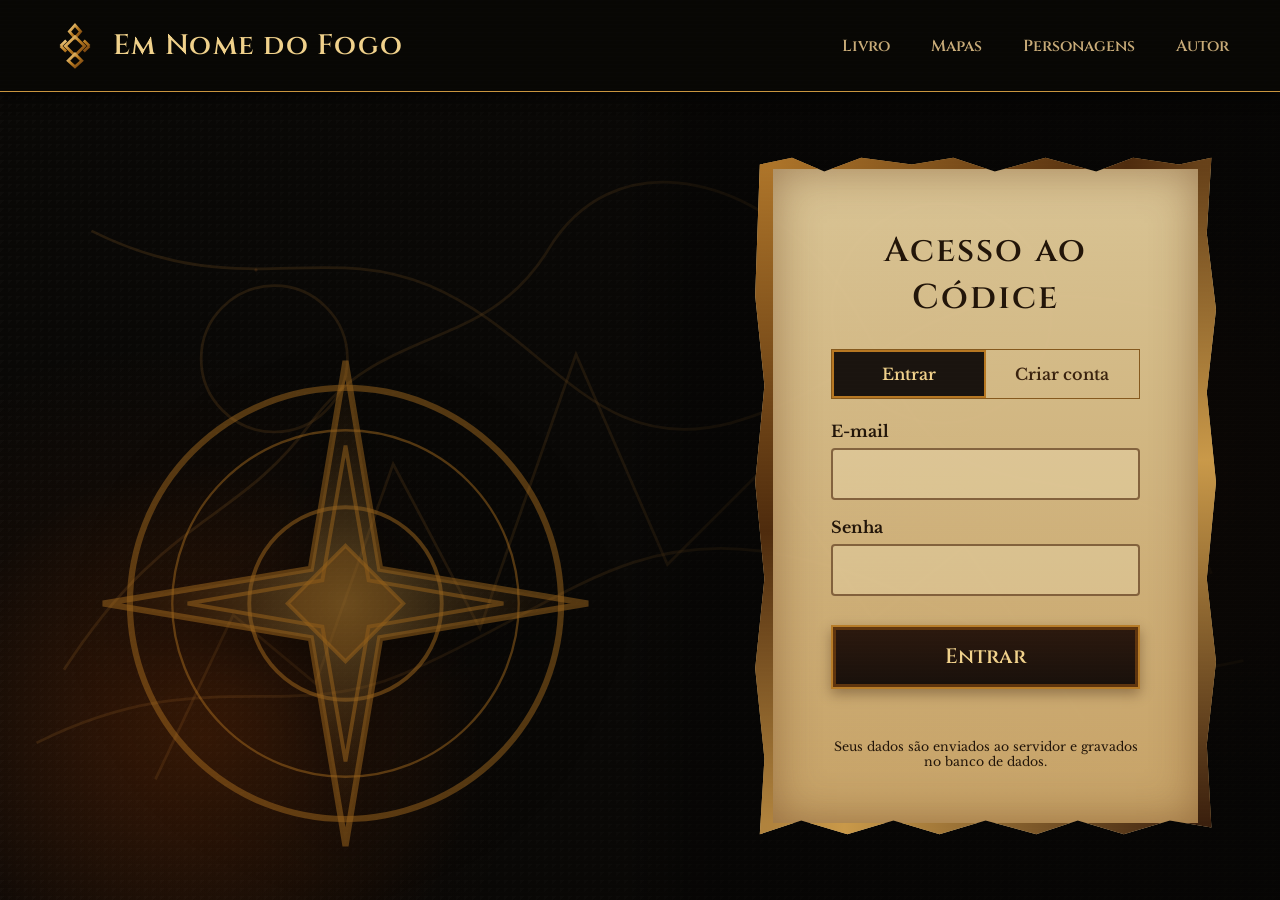
<file: frontend-v2/mapas.html>
<!doctype html><html lang="pt-BR"><head><meta charset="utf-8"><meta name="viewport" content="width=device-width,initial-scale=1"><meta name="theme-color" content="#0b0907"><title>Mapas | Em Nome do Fogo</title><link rel="stylesheet" href="styles.css">
<!-- NOVO: config.js e auth.js -->
<script src="config.js"></script>
<script src="auth.js"></script>
<!-- NOVO: esta página ainda está em construção. Se alguém tentar abrir
     diretamente pela URL (sem clicar no menu), mostramos o alert e
     mandamos de volta para o livro (ou para o login, se não estiver logado) -->
<script>bloquearAcessoDiretoEmConstrucao();</script>
</head><body><header class="site-header"><a class="brand" href="index.html"><img src="assets/logo.svg" alt="Símbolo de Em Nome do Fogo"><span>Em Nome do Fogo</span></a><button class="menu-btn" aria-label="Abrir menu">☰</button><nav class="nav"><a href="livro.html">Livro</a><a href="mapas.html" class="active">Mapas</a><a href="personagens.html">Personagens</a><a href="autor.html">Autor</a></nav></header><main class="page-shell"><h1 class="page-title">Mapas</h1><p class="page-subtitle">Galeria preparada para receber mapas do mundo, continentes, territórios e cidades.</p><section class="placeholder-grid"><article class="media-card"><div class="image-slot"><span>Imagem do mapa 1</span></div><h2>Mapa 1</h2><p>Insira aqui o nome e uma breve descrição da região representada.</p><div class="upload-hint">Substitua este bloco por uma tag &lt;img&gt; no HTML.</div></article><article class="media-card"><div class="image-slot"><span>Imagem do mapa 2</span></div><h2>Mapa 2</h2><p>Insira aqui o nome e uma breve descrição da região representada.</p><div class="upload-hint">Substitua este bloco por uma tag &lt;img&gt; no HTML.</div></article><article class="media-card"><div class="image-slot"><span>Imagem do mapa 3</span></div><h2>Mapa 3</h2><p>Insira aqui o nome e uma breve descrição da região representada.</p><div class="upload-hint">Substitua este bloco por uma tag &lt;img&gt; no HTML.</div></article><article class="media-card"><div class="image-slot"><span>Imagem do mapa 4</span></div><h2>Mapa 4</h2><p>Insira aqui o nome e uma breve descrição da região representada.</p><div class="upload-hint">Substitua este bloco por uma tag &lt;img&gt; no HTML.</div></article></section></main><footer class="site-footer">© Em Nome do Fogo — códice digital.</footer><script src="script.js"></script></body></html>
</file>
<file: frontend-v1/styles.css>
@import url('https://fonts.googleapis.com/css2?family=Cinzel:wght@500;600;700&family=Libre+Baskerville:ital,wght@0,400;0,700;1,400&display=swap');
:root{--gold:#c9953f;--gold2:#f0d18b;--ink:#221509;--paper:#d8b77a;--dark:#0b0907;--dark2:#17110b;--ember:#d85b0d;--line:rgba(201,149,63,.35)}
*{box-sizing:border-box}html{scroll-behavior:smooth}body{margin:0;color:#eadbbd;background:#090806;font-family:'Libre Baskerville',serif;min-height:100vh;background-image:radial-gradient(circle at 12% 80%,rgba(196,70,6,.12),transparent 28%),radial-gradient(circle at 92% 55%,rgba(196,70,6,.10),transparent 24%),linear-gradient(135deg,rgba(255,255,255,.018) 25%,transparent 25%) ;background-size:auto,auto,8px 8px}
body::before{content:"";position:fixed;inset:0;pointer-events:none;opacity:.22;background:repeating-linear-gradient(0deg,transparent 0 3px,rgba(255,255,255,.015) 4px),radial-gradient(circle at 20% 30%,#8a4c17 0 1px,transparent 2px);z-index:30;mix-blend-mode:screen}
a{color:inherit;text-decoration:none}.site-header{height:92px;display:flex;align-items:center;justify-content:space-between;padding:0 clamp(18px,4vw,54px);border-bottom:1px solid var(--gold);background:rgba(8,7,5,.92);position:sticky;top:0;z-index:20;box-shadow:0 2px 14px #000}.brand{display:flex;align-items:center;gap:14px;font:600 clamp(1.15rem,2.2vw,2rem) 'Cinzel',serif;letter-spacing:.045em;color:var(--gold2)}.brand img{width:48px;height:48px}.nav{display:flex;gap:clamp(16px,3.2vw,48px);font:600 1rem 'Cinzel',serif;color:#c8ab78}.nav a{padding:12px 0;position:relative}.nav a::after{content:"";position:absolute;left:50%;right:50%;bottom:3px;height:1px;background:var(--gold);transition:.25s}.nav a:hover::after,.nav a.active::after{left:0;right:0}.menu-btn{display:none;background:none;border:1px solid var(--gold);color:var(--gold2);font-size:1.3rem;padding:7px 10px;border-radius:4px}
.hero{min-height:calc(100vh - 92px);display:grid;grid-template-columns:1.08fr .92fr;position:relative;overflow:hidden;background-image:linear-gradient(90deg,rgba(9,7,5,.2),rgba(9,7,5,.72)),url('assets/world-map.svg');background-size:cover;background-position:center}.hero::before{content:"";position:absolute;inset:0;background:radial-gradient(circle at 16% 80%,rgba(234,94,10,.14),transparent 22%),linear-gradient(90deg,transparent 0 48%,rgba(0,0,0,.28) 55%)}.hero-art{position:relative;display:flex;align-items:flex-end;justify-content:center;min-height:600px}.hero-art img{width:min(78%,620px);opacity:.78;filter:drop-shadow(0 20px 28px #000);margin-bottom:3vh}.embers{position:absolute;inset:0;overflow:hidden}.ember{position:absolute;width:3px;height:3px;background:#f58b19;border-radius:50%;box-shadow:0 0 9px #f35b00;animation:rise linear infinite}.login-wrap{position:relative;z-index:2;display:flex;align-items:center;justify-content:center;padding:48px 5vw}.parchment{width:min(620px,100%);color:var(--ink);padding:58px 58px 42px;position:relative;border:18px solid transparent;border-image:linear-gradient(135deg,#ad7429,#4e2b0d,#c99949,#3a1f0d) 1;background:linear-gradient(rgba(239,216,164,.9),rgba(213,174,110,.93)),repeating-linear-gradient(0deg,rgba(90,44,13,.06) 0 1px,transparent 1px 4px);box-shadow:0 15px 35px #000,inset 0 0 45px rgba(92,45,10,.45);clip-path:polygon(1% 2%,8% 1%,15% 3%,23% 1%,34% 2%,43% 1%,52% 3%,63% 1%,74% 3%,82% 1%,92% 2%,99% 1%,98% 12%,100% 23%,98% 35%,100% 48%,98% 62%,100% 74%,98% 86%,99% 98%,90% 97%,80% 99%,70% 97%,61% 99%,50% 97%,40% 99%,30% 97%,20% 99%,10% 97%,1% 99%,2% 88%,0 75%,2% 62%,0 48%,2% 34%,0 21%)}.parchment h1{font:600 clamp(1.55rem,3vw,2.15rem) 'Cinzel';text-align:center;letter-spacing:.06em;margin:0 0 28px}.tabs{display:grid;grid-template-columns:1fr 1fr;margin-bottom:22px;border:1px solid #85591e}.tabs button{font:600 1rem 'Libre Baskerville';padding:14px;border:0;background:transparent;color:#3a230f;cursor:pointer}.tabs button.active{background:#1a140f;color:var(--gold2);box-shadow:inset 0 0 0 2px #b67722}.auth-panel{display:none}.auth-panel.active{display:block}.field{margin:17px 0}.field label{display:block;margin-bottom:7px;font-weight:700}.field input,.field textarea{width:100%;padding:14px 15px;border:2px solid rgba(83,45,16,.65);border-radius:4px;background:rgba(255,244,211,.24);font:1rem 'Libre Baskerville';color:#231307;outline:none}.field input:focus{box-shadow:0 0 0 3px rgba(180,116,34,.24)}.primary-btn{width:100%;margin-top:12px;padding:16px;border:2px solid #b77c28;background:linear-gradient(#2c190e,#18100b);color:var(--gold2);font:600 1.3rem 'Cinzel';cursor:pointer;box-shadow:inset 0 0 0 3px #5f350e,0 5px 12px rgba(42,20,7,.35)}.helper{font-size:.78rem;text-align:center;margin-top:18px}.form-message{min-height:22px;text-align:center;font-size:.85rem;color:#6e1f11;margin-top:10px}
.page-shell{min-height:calc(100vh - 92px);padding:42px clamp(14px,4vw,58px);background:url('assets/world-map.svg') center/cover fixed}.page-title{text-align:center;font:600 clamp(1.8rem,4vw,3.2rem) 'Cinzel';color:var(--gold2);margin:0 0 24px}.page-subtitle{text-align:center;max-width:850px;margin:-10px auto 32px;color:#cdb68d;line-height:1.7}.book-frame{max-width:980px;margin:auto;padding:22px;background:#2c1a0c;border:2px solid #a56d24;box-shadow:0 18px 45px #000}.book-scroll{height:calc(100vh - 220px);min-height:520px;overflow:auto;padding:56px clamp(24px,7vw,92px);color:#2b190d;background:linear-gradient(rgba(232,205,151,.94),rgba(214,177,111,.94)),repeating-linear-gradient(90deg,rgba(91,45,15,.04) 0 1px,transparent 1px 5px);box-shadow:inset 0 0 70px rgba(66,29,8,.45);scrollbar-color:#8f5a1b #d4b77e}.book-scroll::before,.book-scroll::after{content:"";display:block;height:12px;background:linear-gradient(90deg,transparent,#8a571d,transparent);margin-bottom:38px}.book-scroll::after{margin:38px 0 0}.chapter-title{font:700 clamp(1.7rem,4vw,2.8rem) 'Cinzel';text-align:center;margin:28px 0 18px}.section-title{font:600 1.35rem 'Cinzel';text-align:center;margin:34px 0 16px}.book-paragraph{line-height:1.82;text-align:justify;text-indent:2em;margin:.5em 0}.book-paragraph.dialogue{text-indent:0}.ornament{text-align:center;margin:16px;font-size:1.3rem}.reading-tools{max-width:980px;margin:0 auto 12px;display:flex;justify-content:flex-end;gap:8px}.tool-btn{border:1px solid var(--gold);background:#17100a;color:#dfc48f;padding:8px 12px;cursor:pointer}
.placeholder-grid{display:grid;grid-template-columns:repeat(2,minmax(0,1fr));gap:24px;max-width:1180px;margin:auto}.media-card{background:rgba(19,13,8,.92);border:1px solid #865617;padding:14px;box-shadow:0 12px 24px #000}.image-slot{aspect-ratio:16/10;border:1px dashed #a7793c;display:grid;place-items:center;color:#92754b;background:linear-gradient(135deg,#15110d,#0a0907);overflow:hidden}.image-slot img{width:100%;height:100%;object-fit:cover}.media-card h2{font:600 1.25rem 'Cinzel';color:var(--gold2)}.media-card p{line-height:1.65;color:#d7c5a4}.upload-hint{font-size:.82rem;color:#aa9169}.character-layout{max-width:1100px;margin:auto;display:grid;grid-template-columns:minmax(280px,.8fr) 1.2fr;gap:28px}.character-view{background:#16100b;border:1px solid #9b6726;padding:18px}.character-view .image-slot{aspect-ratio:4/5}.character-description{background:linear-gradient(rgba(225,195,139,.96),rgba(205,163,94,.96));color:#2a170a;padding:36px;min-height:480px;box-shadow:inset 0 0 40px rgba(83,42,9,.38)}.character-description h2{font:700 2rem 'Cinzel';margin-top:0}.character-description p{line-height:1.8}.carousel-controls{display:flex;align-items:center;justify-content:center;gap:14px;margin-top:16px}.carousel-controls button{border:1px solid var(--gold);background:#1b120b;color:var(--gold2);width:46px;height:42px;font-size:1.2rem;cursor:pointer}.dots{display:flex;gap:7px}.dot{width:9px;height:9px;border-radius:50%;border:1px solid #b88436}.dot.active{background:#b88436}.author-card{max-width:980px;margin:auto;display:grid;grid-template-columns:360px 1fr;background:#16100b;border:1px solid #9b6726;box-shadow:0 18px 40px #000}.author-photo{min-height:500px;border-right:1px solid #9b6726}.author-copy{padding:44px}.author-copy h2{font:600 2rem 'Cinzel';color:var(--gold2)}.author-copy p{line-height:1.8;color:#d9c6a4}.site-footer{text-align:center;padding:22px;color:#9b825d;border-top:1px solid rgba(201,149,63,.25);font-size:.8rem}
@media(max-width:860px){.site-header{height:auto;min-height:76px;flex-wrap:wrap;padding:12px 18px}.menu-btn{display:block}.nav{display:none;width:100%;flex-direction:column;gap:0;padding-top:10px}.nav.open{display:flex}.nav a{padding:11px 4px;border-top:1px solid rgba(201,149,63,.14)}.hero{grid-template-columns:1fr}.hero-art{min-height:46vh;align-items:center}.hero-art img{width:min(70%,420px);margin:24px 0}.login-wrap{padding:16px 14px 48px}.parchment{padding:42px 28px 32px}.page-shell{padding-top:28px}.placeholder-grid{grid-template-columns:1fr}.character-layout,.author-card{grid-template-columns:1fr}.author-photo{min-height:360px;border-right:0;border-bottom:1px solid #9b6726}.book-scroll{height:calc(100vh - 190px);padding:38px 22px}.book-paragraph{text-align:left}.author-copy{padding:28px}}
@media(max-width:480px){.brand{font-size:1rem}.brand img{width:38px}.parchment{border-width:10px;padding:34px 18px}.tabs button{font-size:.85rem;padding:12px 6px}.hero-art{min-height:36vh}.character-description{padding:24px}.page-title{font-size:1.75rem}}
</file>
<file: frontend-v2/styles.css>
@import url('https://fonts.googleapis.com/css2?family=Cinzel:wght@500;600;700&family=Libre+Baskerville:ital,wght@0,400;0,700;1,400&display=swap');
:root{--gold:#c9953f;--gold2:#f0d18b;--ink:#221509;--paper:#d8b77a;--dark:#0b0907;--dark2:#17110b;--ember:#d85b0d;--line:rgba(201,149,63,.35)}
*{box-sizing:border-box}html{scroll-behavior:smooth}body{margin:0;color:#eadbbd;background:#090806;font-family:'Libre Baskerville',serif;min-height:100vh;background-image:radial-gradient(circle at 12% 80%,rgba(196,70,6,.12),transparent 28%),radial-gradient(circle at 92% 55%,rgba(196,70,6,.10),transparent 24%),linear-gradient(135deg,rgba(255,255,255,.018) 25%,transparent 25%) ;background-size:auto,auto,8px 8px}
body::before{content:"";position:fixed;inset:0;pointer-events:none;opacity:.22;background:repeating-linear-gradient(0deg,transparent 0 3px,rgba(255,255,255,.015) 4px),radial-gradient(circle at 20% 30%,#8a4c17 0 1px,transparent 2px);z-index:30;mix-blend-mode:screen}
a{color:inherit;text-decoration:none}.site-header{height:92px;display:flex;align-items:center;justify-content:space-between;padding:0 clamp(18px,4vw,54px);border-bottom:1px solid var(--gold);background:rgba(8,7,5,.92);position:sticky;top:0;z-index:20;box-shadow:0 2px 14px #000}.brand{display:flex;align-items:center;gap:14px;font:600 clamp(1.15rem,2.2vw,2rem) 'Cinzel',serif;letter-spacing:.045em;color:var(--gold2)}.brand img{width:48px;height:48px}.nav{display:flex;gap:clamp(16px,3.2vw,48px);font:600 1rem 'Cinzel',serif;color:#c8ab78}.nav a{padding:12px 0;position:relative}.nav a::after{content:"";position:absolute;left:50%;right:50%;bottom:3px;height:1px;background:var(--gold);transition:.25s}.nav a:hover::after,.nav a.active::after{left:0;right:0}.menu-btn{display:none;background:none;border:1px solid var(--gold);color:var(--gold2);font-size:1.3rem;padding:7px 10px;border-radius:4px}
/* NOVO: agrupa o menu de navegação com o botão "Sair" no cabeçalho */
.header-actions{display:flex;align-items:center;gap:20px}
/* NOVO: botão "Sair" (logout) exibido na página do livro */
.logout-btn{border:1px solid var(--gold);background:transparent;color:var(--gold2);font:600 .95rem 'Cinzel',serif;letter-spacing:.03em;padding:9px 16px;cursor:pointer;border-radius:2px;transition:.2s}
.logout-btn:hover{background:rgba(201,149,63,.18)}
.hero{min-height:calc(100vh - 92px);display:grid;grid-template-columns:1.08fr .92fr;position:relative;overflow:hidden;background-image:linear-gradient(90deg,rgba(9,7,5,.2),rgba(9,7,5,.72)),url('assets/world-map.svg');background-size:cover;background-position:center}.hero::before{content:"";position:absolute;inset:0;background:radial-gradient(circle at 16% 80%,rgba(234,94,10,.14),transparent 22%),linear-gradient(90deg,transparent 0 48%,rgba(0,0,0,.28) 55%)}.hero-art{position:relative;display:flex;align-items:flex-end;justify-content:center;min-height:600px}.hero-art img{width:min(78%,620px);opacity:.78;filter:drop-shadow(0 20px 28px #000);margin-bottom:3vh}.embers{position:absolute;inset:0;overflow:hidden}.ember{position:absolute;width:3px;height:3px;background:#f58b19;border-radius:50%;box-shadow:0 0 9px #f35b00;animation:rise linear infinite}.login-wrap{position:relative;z-index:2;display:flex;align-items:center;justify-content:center;padding:48px 5vw}.parchment{width:min(620px,100%);color:var(--ink);padding:58px 58px 42px;position:relative;border:18px solid transparent;border-image:linear-gradient(135deg,#ad7429,#4e2b0d,#c99949,#3a1f0d) 1;background:linear-gradient(rgba(239,216,164,.9),rgba(213,174,110,.93)),repeating-linear-gradient(0deg,rgba(90,44,13,.06) 0 1px,transparent 1px 4px);box-shadow:0 15px 35px #000,inset 0 0 45px rgba(92,45,10,.45);clip-path:polygon(1% 2%,8% 1%,15% 3%,23% 1%,34% 2%,43% 1%,52% 3%,63% 1%,74% 3%,82% 1%,92% 2%,99% 1%,98% 12%,100% 23%,98% 35%,100% 48%,98% 62%,100% 74%,98% 86%,99% 98%,90% 97%,80% 99%,70% 97%,61% 99%,50% 97%,40% 99%,30% 97%,20% 99%,10% 97%,1% 99%,2% 88%,0 75%,2% 62%,0 48%,2% 34%,0 21%)}.parchment h1{font:600 clamp(1.55rem,3vw,2.15rem) 'Cinzel';text-align:center;letter-spacing:.06em;margin:0 0 28px}.tabs{display:grid;grid-template-columns:1fr 1fr;margin-bottom:22px;border:1px solid #85591e}.tabs button{font:600 1rem 'Libre Baskerville';padding:14px;border:0;background:transparent;color:#3a230f;cursor:pointer}.tabs button.active{background:#1a140f;color:var(--gold2);box-shadow:inset 0 0 0 2px #b67722}.auth-panel{display:none}.auth-panel.active{display:block}.field{margin:17px 0}.field label{display:block;margin-bottom:7px;font-weight:700}.field input,.field textarea{width:100%;padding:14px 15px;border:2px solid rgba(83,45,16,.65);border-radius:4px;background:rgba(255,244,211,.24);font:1rem 'Libre Baskerville';color:#231307;outline:none}.field input:focus{box-shadow:0 0 0 3px rgba(180,116,34,.24)}.primary-btn{width:100%;margin-top:12px;padding:16px;border:2px solid #b77c28;background:linear-gradient(#2c190e,#18100b);color:var(--gold2);font:600 1.3rem 'Cinzel';cursor:pointer;box-shadow:inset 0 0 0 3px #5f350e,0 5px 12px rgba(42,20,7,.35)}.helper{font-size:.78rem;text-align:center;margin-top:18px}.form-message{min-height:22px;text-align:center;font-size:.85rem;color:#6e1f11;margin-top:10px}
.page-shell{min-height:calc(100vh - 92px);padding:42px clamp(14px,4vw,58px);background:url('assets/world-map.svg') center/cover fixed}.page-title{text-align:center;font:600 clamp(1.8rem,4vw,3.2rem) 'Cinzel';color:var(--gold2);margin:0 0 24px}.page-subtitle{text-align:center;max-width:850px;margin:-10px auto 32px;color:#cdb68d;line-height:1.7}.book-frame{max-width:980px;margin:auto;padding:22px;background:#2c1a0c;border:2px solid #a56d24;box-shadow:0 18px 45px #000}.book-scroll{height:calc(100vh - 220px);min-height:520px;overflow:auto;padding:56px clamp(24px,7vw,92px);color:#2b190d;background:linear-gradient(rgba(232,205,151,.94),rgba(214,177,111,.94)),repeating-linear-gradient(90deg,rgba(91,45,15,.04) 0 1px,transparent 1px 5px);box-shadow:inset 0 0 70px rgba(66,29,8,.45);scrollbar-color:#8f5a1b #d4b77e}.book-scroll::before,.book-scroll::after{content:"";display:block;height:12px;background:linear-gradient(90deg,transparent,#8a571d,transparent);margin-bottom:38px}.book-scroll::after{margin:38px 0 0}.chapter-title{font:700 clamp(1.7rem,4vw,2.8rem) 'Cinzel';text-align:center;margin:28px 0 18px}.section-title{font:600 1.35rem 'Cinzel';text-align:center;margin:34px 0 16px}.book-paragraph{line-height:1.82;text-align:justify;text-indent:2em;margin:.5em 0}.book-paragraph.dialogue{text-indent:0}.ornament{text-align:center;margin:16px;font-size:1.3rem}.reading-tools{max-width:980px;margin:0 auto 12px;display:flex;justify-content:flex-end;gap:8px}.tool-btn{border:1px solid var(--gold);background:#17100a;color:#dfc48f;padding:8px 12px;cursor:pointer}
.placeholder-grid{display:grid;grid-template-columns:repeat(2,minmax(0,1fr));gap:24px;max-width:1180px;margin:auto}.media-card{background:rgba(19,13,8,.92);border:1px solid #865617;padding:14px;box-shadow:0 12px 24px #000}.image-slot{aspect-ratio:16/10;border:1px dashed #a7793c;display:grid;place-items:center;color:#92754b;background:linear-gradient(135deg,#15110d,#0a0907);overflow:hidden}.image-slot img{width:100%;height:100%;object-fit:cover}.media-card h2{font:600 1.25rem 'Cinzel';color:var(--gold2)}.media-card p{line-height:1.65;color:#d7c5a4}.upload-hint{font-size:.82rem;color:#aa9169}.character-layout{max-width:1100px;margin:auto;display:grid;grid-template-columns:minmax(280px,.8fr) 1.2fr;gap:28px}.character-view{background:#16100b;border:1px solid #9b6726;padding:18px}.character-view .image-slot{aspect-ratio:4/5}.character-description{background:linear-gradient(rgba(225,195,139,.96),rgba(205,163,94,.96));color:#2a170a;padding:36px;min-height:480px;box-shadow:inset 0 0 40px rgba(83,42,9,.38)}.character-description h2{font:700 2rem 'Cinzel';margin-top:0}.character-description p{line-height:1.8}.carousel-controls{display:flex;align-items:center;justify-content:center;gap:14px;margin-top:16px}.carousel-controls button{border:1px solid var(--gold);background:#1b120b;color:var(--gold2);width:46px;height:42px;font-size:1.2rem;cursor:pointer}.dots{display:flex;gap:7px}.dot{width:9px;height:9px;border-radius:50%;border:1px solid #b88436}.dot.active{background:#b88436}.author-card{max-width:980px;margin:auto;display:grid;grid-template-columns:360px 1fr;background:#16100b;border:1px solid #9b6726;box-shadow:0 18px 40px #000}.author-photo{min-height:500px;border-right:1px solid #9b6726}.author-copy{padding:44px}.author-copy h2{font:600 2rem 'Cinzel';color:var(--gold2)}.author-copy p{line-height:1.8;color:#d9c6a4}.site-footer{text-align:center;padding:22px;color:#9b825d;border-top:1px solid rgba(201,149,63,.25);font-size:.8rem}
@media(max-width:860px){.site-header{height:auto;min-height:76px;flex-wrap:wrap;padding:12px 18px}.menu-btn{display:block}
/* NOVO: no celular, o agrupador vira "invisível" (display:contents) para que
   .nav e o botão "Sair" se comportem como filhos diretos do cabeçalho, igual
   ao layout original */
.header-actions{display:contents}
.logout-btn{width:100%;margin-top:8px;text-align:center}
.nav{display:none;width:100%;flex-direction:column;gap:0;padding-top:10px}.nav.open{display:flex}.nav a{padding:11px 4px;border-top:1px solid rgba(201,149,63,.14)}.hero{grid-template-columns:1fr}.hero-art{min-height:46vh;align-items:center}.hero-art img{width:min(70%,420px);margin:24px 0}.login-wrap{padding:16px 14px 48px}.parchment{padding:42px 28px 32px}.page-shell{padding-top:28px}.placeholder-grid{grid-template-columns:1fr}.character-layout,.author-card{grid-template-columns:1fr}.author-photo{min-height:360px;border-right:0;border-bottom:1px solid #9b6726}.book-scroll{height:calc(100vh - 190px);padding:38px 22px}.book-paragraph{text-align:left}.author-copy{padding:28px}}
@media(max-width:480px){.brand{font-size:1rem}.brand img{width:38px}.parchment{border-width:10px;padding:34px 18px}.tabs button{font-size:.85rem;padding:12px 6px}.hero-art{min-height:36vh}.character-description{padding:24px}.page-title{font-size:1.75rem}}
</file>
<file: styles.css>
@import url('https://fonts.googleapis.com/css2?family=Cinzel:wght@500;600;700&family=Libre+Baskerville:ital,wght@0,400;0,700;1,400&display=swap');
:root{--gold:#c9953f;--gold2:#f0d18b;--ink:#221509;--paper:#d8b77a;--dark:#0b0907;--dark2:#17110b;--ember:#d85b0d;--line:rgba(201,149,63,.35)}
*{box-sizing:border-box}html{scroll-behavior:smooth}body{margin:0;color:#eadbbd;background:#090806;font-family:'Libre Baskerville',serif;min-height:100vh;background-image:radial-gradient(circle at 12% 80%,rgba(196,70,6,.12),transparent 28%),radial-gradient(circle at 92% 55%,rgba(196,70,6,.10),transparent 24%),linear-gradient(135deg,rgba(255,255,255,.018) 25%,transparent 25%) ;background-size:auto,auto,8px 8px}
body::before{content:"";position:fixed;inset:0;pointer-events:none;opacity:.22;background:repeating-linear-gradient(0deg,transparent 0 3px,rgba(255,255,255,.015) 4px),radial-gradient(circle at 20% 30%,#8a4c17 0 1px,transparent 2px);z-index:30;mix-blend-mode:screen}
a{color:inherit;text-decoration:none}.site-header{height:92px;display:flex;align-items:center;justify-content:space-between;padding:0 clamp(18px,4vw,54px);border-bottom:1px solid var(--gold);background:rgba(8,7,5,.92);position:sticky;top:0;z-index:20;box-shadow:0 2px 14px #000}.brand{display:flex;align-items:center;gap:14px;font:600 clamp(1.15rem,2.2vw,2rem) 'Cinzel',serif;letter-spacing:.045em;color:var(--gold2)}.brand img{width:48px;height:48px}.nav{display:flex;gap:clamp(16px,3.2vw,48px);font:600 1rem 'Cinzel',serif;color:#c8ab78}.nav a{padding:12px 0;position:relative}.nav a::after{content:"";position:absolute;left:50%;right:50%;bottom:3px;height:1px;background:var(--gold);transition:.25s}.nav a:hover::after,.nav a.active::after{left:0;right:0}.menu-btn{display:none;background:none;border:1px solid var(--gold);color:var(--gold2);font-size:1.3rem;padding:7px 10px;border-radius:4px}
.hero{min-height:calc(100vh - 92px);display:grid;grid-template-columns:1.08fr .92fr;position:relative;overflow:hidden;background-image:linear-gradient(90deg,rgba(9,7,5,.2),rgba(9,7,5,.72)),url('assets/world-map.svg');background-size:cover;background-position:center}.hero::before{content:"";position:absolute;inset:0;background:radial-gradient(circle at 16% 80%,rgba(234,94,10,.14),transparent 22%),linear-gradient(90deg,transparent 0 48%,rgba(0,0,0,.28) 55%)}.hero-art{position:relative;display:flex;align-items:flex-end;justify-content:center;min-height:600px}.hero-art img{width:min(78%,620px);opacity:.78;filter:drop-shadow(0 20px 28px #000);margin-bottom:3vh}.embers{position:absolute;inset:0;overflow:hidden}.ember{position:absolute;width:3px;height:3px;background:#f58b19;border-radius:50%;box-shadow:0 0 9px #f35b00;animation:rise linear infinite}.login-wrap{position:relative;z-index:2;display:flex;align-items:center;justify-content:center;padding:48px 5vw}.parchment{width:min(620px,100%);color:var(--ink);padding:58px 58px 42px;position:relative;border:18px solid transparent;border-image:linear-gradient(135deg,#ad7429,#4e2b0d,#c99949,#3a1f0d) 1;background:linear-gradient(rgba(239,216,164,.9),rgba(213,174,110,.93)),repeating-linear-gradient(0deg,rgba(90,44,13,.06) 0 1px,transparent 1px 4px);box-shadow:0 15px 35px #000,inset 0 0 45px rgba(92,45,10,.45);clip-path:polygon(1% 2%,8% 1%,15% 3%,23% 1%,34% 2%,43% 1%,52% 3%,63% 1%,74% 3%,82% 1%,92% 2%,99% 1%,98% 12%,100% 23%,98% 35%,100% 48%,98% 62%,100% 74%,98% 86%,99% 98%,90% 97%,80% 99%,70% 97%,61% 99%,50% 97%,40% 99%,30% 97%,20% 99%,10% 97%,1% 99%,2% 88%,0 75%,2% 62%,0 48%,2% 34%,0 21%)}.parchment h1{font:600 clamp(1.55rem,3vw,2.15rem) 'Cinzel';text-align:center;letter-spacing:.06em;margin:0 0 28px}.tabs{display:grid;grid-template-columns:1fr 1fr;margin-bottom:22px;border:1px solid #85591e}.tabs button{font:600 1rem 'Libre Baskerville';padding:14px;border:0;background:transparent;color:#3a230f;cursor:pointer}.tabs button.active{background:#1a140f;color:var(--gold2);box-shadow:inset 0 0 0 2px #b67722}.auth-panel{display:none}.auth-panel.active{display:block}.field{margin:17px 0}.field label{display:block;margin-bottom:7px;font-weight:700}.field input,.field textarea{width:100%;padding:14px 15px;border:2px solid rgba(83,45,16,.65);border-radius:4px;background:rgba(255,244,211,.24);font:1rem 'Libre Baskerville';color:#231307;outline:none}.field input:focus{box-shadow:0 0 0 3px rgba(180,116,34,.24)}.primary-btn{width:100%;margin-top:12px;padding:16px;border:2px solid #b77c28;background:linear-gradient(#2c190e,#18100b);color:var(--gold2);font:600 1.3rem 'Cinzel';cursor:pointer;box-shadow:inset 0 0 0 3px #5f350e,0 5px 12px rgba(42,20,7,.35)}.helper{font-size:.78rem;text-align:center;margin-top:18px}.form-message{min-height:22px;text-align:center;font-size:.85rem;color:#6e1f11;margin-top:10px}
.page-shell{min-height:calc(100vh - 92px);padding:42px clamp(14px,4vw,58px);background:url('assets/world-map.svg') center/cover fixed}.page-title{text-align:center;font:600 clamp(1.8rem,4vw,3.2rem) 'Cinzel';color:var(--gold2);margin:0 0 24px}.page-subtitle{text-align:center;max-width:850px;margin:-10px auto 32px;color:#cdb68d;line-height:1.7}.book-frame{max-width:980px;margin:auto;padding:22px;background:#2c1a0c;border:2px solid #a56d24;box-shadow:0 18px 45px #000}.book-scroll{height:calc(100vh - 220px);min-height:520px;overflow:auto;padding:56px clamp(24px,7vw,92px);color:#2b190d;background:linear-gradient(rgba(232,205,151,.94),rgba(214,177,111,.94)),repeating-linear-gradient(90deg,rgba(91,45,15,.04) 0 1px,transparent 1px 5px);box-shadow:inset 0 0 70px rgba(66,29,8,.45);scrollbar-color:#8f5a1b #d4b77e}.book-scroll::before,.book-scroll::after{content:"";display:block;height:12px;background:linear-gradient(90deg,transparent,#8a571d,transparent);margin-bottom:38px}.book-scroll::after{margin:38px 0 0}.chapter-title{font:700 clamp(1.7rem,4vw,2.8rem) 'Cinzel';text-align:center;margin:28px 0 18px}.section-title{font:600 1.35rem 'Cinzel';text-align:center;margin:34px 0 16px}.book-paragraph{line-height:1.82;text-align:justify;text-indent:2em;margin:.5em 0}.book-paragraph.dialogue{text-indent:0}.ornament{text-align:center;margin:16px;font-size:1.3rem}.reading-tools{max-width:980px;margin:0 auto 12px;display:flex;justify-content:flex-end;gap:8px}.tool-btn{border:1px solid var(--gold);background:#17100a;color:#dfc48f;padding:8px 12px;cursor:pointer}
.placeholder-grid{display:grid;grid-template-columns:repeat(2,minmax(0,1fr));gap:24px;max-width:1180px;margin:auto}.media-card{background:rgba(19,13,8,.92);border:1px solid #865617;padding:14px;box-shadow:0 12px 24px #000}.image-slot{aspect-ratio:16/10;border:1px dashed #a7793c;display:grid;place-items:center;color:#92754b;background:linear-gradient(135deg,#15110d,#0a0907);overflow:hidden}.image-slot img{width:100%;height:100%;object-fit:cover}.media-card h2{font:600 1.25rem 'Cinzel';color:var(--gold2)}.media-card p{line-height:1.65;color:#d7c5a4}.upload-hint{font-size:.82rem;color:#aa9169}.character-layout{max-width:1100px;margin:auto;display:grid;grid-template-columns:minmax(280px,.8fr) 1.2fr;gap:28px}.character-view{background:#16100b;border:1px solid #9b6726;padding:18px}.character-view .image-slot{aspect-ratio:4/5}.character-description{background:linear-gradient(rgba(225,195,139,.96),rgba(205,163,94,.96));color:#2a170a;padding:36px;min-height:480px;box-shadow:inset 0 0 40px rgba(83,42,9,.38)}.character-description h2{font:700 2rem 'Cinzel';margin-top:0}.character-description p{line-height:1.8}.carousel-controls{display:flex;align-items:center;justify-content:center;gap:14px;margin-top:16px}.carousel-controls button{border:1px solid var(--gold);background:#1b120b;color:var(--gold2);width:46px;height:42px;font-size:1.2rem;cursor:pointer}.dots{display:flex;gap:7px}.dot{width:9px;height:9px;border-radius:50%;border:1px solid #b88436}.dot.active{background:#b88436}.author-card{max-width:980px;margin:auto;display:grid;grid-template-columns:360px 1fr;background:#16100b;border:1px solid #9b6726;box-shadow:0 18px 40px #000}.author-photo{min-height:500px;border-right:1px solid #9b6726}.author-copy{padding:44px}.author-copy h2{font:600 2rem 'Cinzel';color:var(--gold2)}.author-copy p{line-height:1.8;color:#d9c6a4}.site-footer{text-align:center;padding:22px;color:#9b825d;border-top:1px solid rgba(201,149,63,.25);font-size:.8rem}
@media(max-width:860px){.site-header{height:auto;min-height:76px;flex-wrap:wrap;padding:12px 18px}.menu-btn{display:block}.nav{display:none;width:100%;flex-direction:column;gap:0;padding-top:10px}.nav.open{display:flex}.nav a{padding:11px 4px;border-top:1px solid rgba(201,149,63,.14)}.hero{grid-template-columns:1fr}.hero-art{min-height:46vh;align-items:center}.hero-art img{width:min(70%,420px);margin:24px 0}.login-wrap{padding:16px 14px 48px}.parchment{padding:42px 28px 32px}.page-shell{padding-top:28px}.placeholder-grid{grid-template-columns:1fr}.character-layout,.author-card{grid-template-columns:1fr}.author-photo{min-height:360px;border-right:0;border-bottom:1px solid #9b6726}.book-scroll{height:calc(100vh - 190px);padding:38px 22px}.book-paragraph{text-align:left}.author-copy{padding:28px}}
@media(max-width:480px){.brand{font-size:1rem}.brand img{width:38px}.parchment{border-width:10px;padding:34px 18px}.tabs button{font-size:.85rem;padding:12px 6px}.hero-art{min-height:36vh}.character-description{padding:24px}.page-title{font-size:1.75rem}}
</file>
